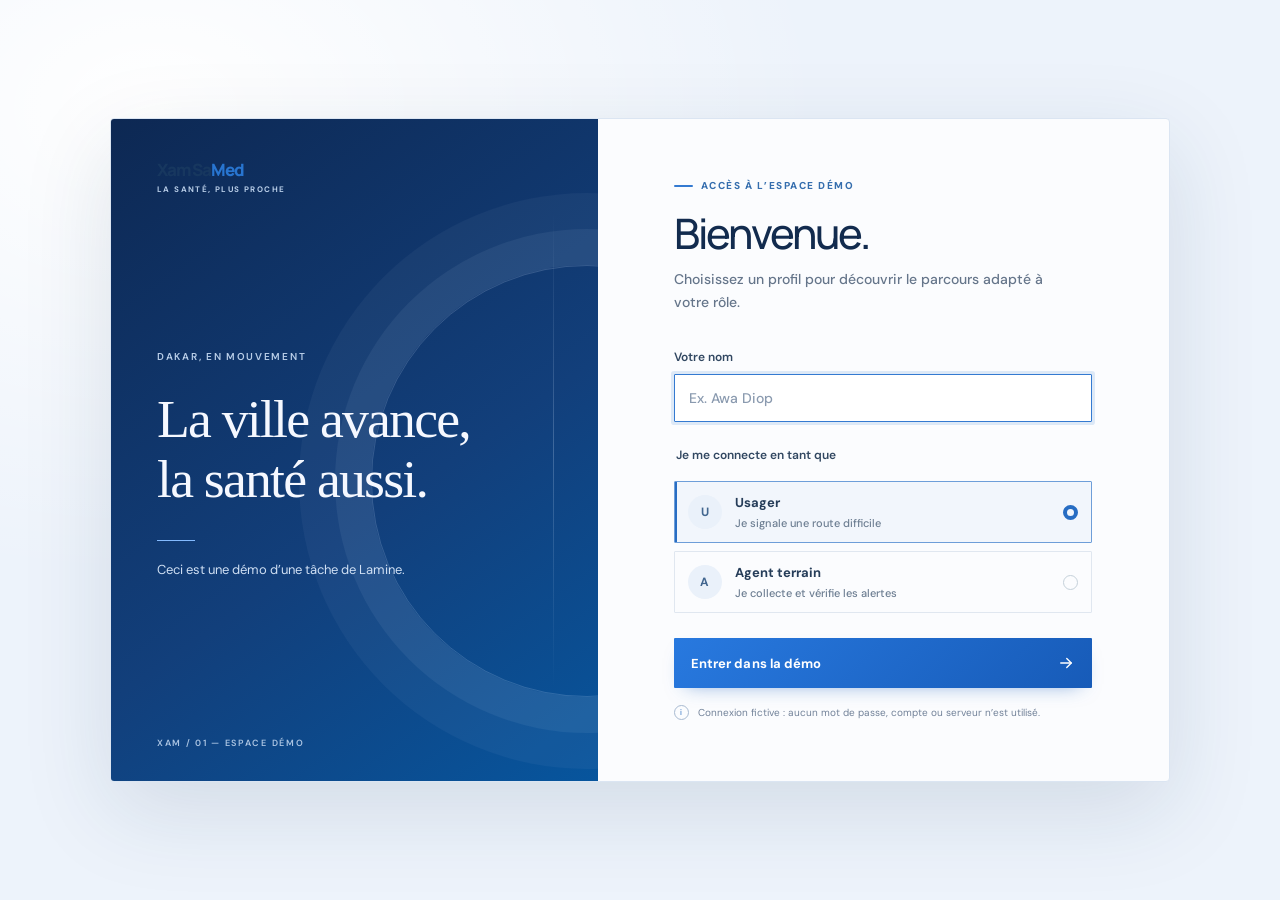
<file: index.html>
<!doctype html>
<html lang="fr">
<head>
  <meta charset="utf-8">
  <meta name="viewport" content="width=device-width, initial-scale=1">
  <meta name="theme-color" content="#f4f8fc">
  <meta name="description" content="Démo interactive XamSaMed : signaler, collecter et valider les informations de routes à Dakar.">
  <title>XamSaMed — Application démo</title>
  <link rel="manifest" href="manifest.webmanifest">
  <link rel="icon" href="assets/xamsamed-icon.svg" type="image/svg+xml">
  <link rel="apple-touch-icon" href="assets/xamsamed-icon-180.png">
  <link rel="preconnect" href="https://fonts.googleapis.com">
  <link rel="preconnect" href="https://fonts.gstatic.com" crossorigin>
  <link href="https://fonts.googleapis.com/css2?family=DM+Sans:wght@400;500;600;700&family=Manrope:wght@400;500;600;700;800&display=swap" rel="stylesheet">
  <link rel="stylesheet" href="style.css">
  <link rel="stylesheet" href="style-upgrade.css">
  <script src="theme.js" defer></script>
  <script src="app.js" defer></script>
  <script src="pwa.js" defer></script>
</head>
<body class="interactive-app">
  <div class="app-shell">
    <aside class="sidebar">
      <a class="brand" href="index.html" aria-label="XamSaMed, application">
        <span class="brand-mark" aria-hidden="true"><span></span><span></span></span>
        <span class="brand-name">XamSa<span>Med</span><small>LA SANTÉ, PLUS PROCHE</small></span>
      </a>
      <div class="workspace-label">ESPACE DÉMO <span class="live-dot"></span></div>
      <nav class="side-nav" aria-label="Navigation principale">
        <a class="nav-link active" href="index.html" aria-current="page"><span class="nav-icon icon-grid"></span>Application</a>
        <a class="nav-link" href="mobile.html"><span class="nav-icon icon-mobile"></span>App mobile</a>
        <a class="nav-link" href="sources.html"><span class="nav-icon icon-layers"></span>Sources de données</a>
        <a class="nav-link" href="workflow.html"><span class="nav-icon icon-route"></span>Workflow POC</a>
        <a class="nav-link" href="presentation.html"><span class="nav-icon icon-meeting"></span>Présentation</a>
        <a class="nav-link" href="presentation/index.html"><span class="nav-icon icon-meeting"></span>Other subjects</a>
      </nav>
      <div class="sidebar-spacer"></div>
      <div class="sidebar-note">
        <span class="note-icon">i</span>
        <div><strong>Démo locale</strong><p>Les signalements sont enregistrés uniquement dans ce navigateur. Ce n’est pas un vrai compte.</p></div>
      </div>
      <div class="profile" id="sidebar-profile"></div>
    </aside>

    <main class="main-area">
      <header class="topbar">
        <div class="breadcrumb"><span>ESPACE DÉMO</span><span class="crumb-sep">/</span><strong id="page-breadcrumb">Application</strong></div>
        <div class="topbar-actions">
          <span class="demo-pill"><span></span>LOCAL</span>
          <button class="switch-role-button" id="switch-role" type="button">Changer de rôle</button>
          <div class="top-avatar" id="top-avatar">XM</div>
        </div>
      </header>
      <div class="content" id="application-content" aria-live="polite"></div>
    </main>
  </div>

  <dialog class="login-screen" id="login-screen" aria-labelledby="login-title">
    <section class="login-card">
      <aside class="login-editorial">
        <a class="brand login-brand" href="index.html" aria-label="XamSaMed">
          <span class="brand-name">XamSa<span>Med</span><small>LA SANTÉ, PLUS PROCHE</small></span>
        </a>
        <div class="login-editorial-copy">
          <p class="login-location">DAKAR, EN MOUVEMENT</p>
          <h2>La ville avance,<br>la santé aussi.</h2>
          <span class="login-editorial-rule" aria-hidden="true"></span>
          <p class="login-demo-credit">Ceci est une démo d’une tâche de Lamine.</p>
        </div>
        <p class="login-editorial-index">XAM / 01 — ESPACE DÉMO</p>
      </aside>
      <div class="login-panel">
        <p class="eyebrow"><span class="eyebrow-line"></span>ACCÈS À L’ESPACE DÉMO</p>
        <h1 id="login-title">Bienvenue.</h1>
        <p class="login-description">Choisissez un profil pour découvrir le parcours adapté à votre rôle.</p>
        <form id="login-form">
          <label class="field-label" for="login-name">Votre nom</label>
          <input class="form-control" id="login-name" name="name" maxlength="40" autocomplete="name" placeholder="Ex. Awa Diop" required>
          <fieldset class="role-picker">
            <legend class="field-label">Je me connecte en tant que</legend>
            <label class="role-option selected" data-role-option="citizen">
              <input type="radio" name="role" value="citizen" checked>
              <span class="role-option-icon citizen-avatar">U</span>
              <span><strong>Usager</strong><small>Je signale une route difficile</small></span>
              <span class="role-radio"></span>
            </label>
            <label class="role-option" data-role-option="agent">
              <input type="radio" name="role" value="agent">
              <span class="role-option-icon agent-avatar">A</span>
              <span><strong>Agent terrain</strong><small>Je collecte et vérifie les alertes</small></span>
              <span class="role-radio"></span>
            </label>
          </fieldset>
          <button class="button button-primary login-submit" type="submit">Entrer dans la démo <svg class="app-icon" viewBox="0 0 24 24" aria-hidden="true"><path d="M5 12h14"/><path d="m13 6 6 6-6 6"/></svg></button>
          <p class="login-disclaimer"><span>i</span>Connexion fictive : aucun mot de passe, compte ou serveur n’est utilisé.</p>
          <p class="login-error" id="login-error" role="alert" hidden></p>
        </form>
      </div>
    </section>
  </dialog>

  <div class="toast-region" id="toast-region" aria-live="polite" aria-atomic="true"></div>
</body>
</html>
</file>
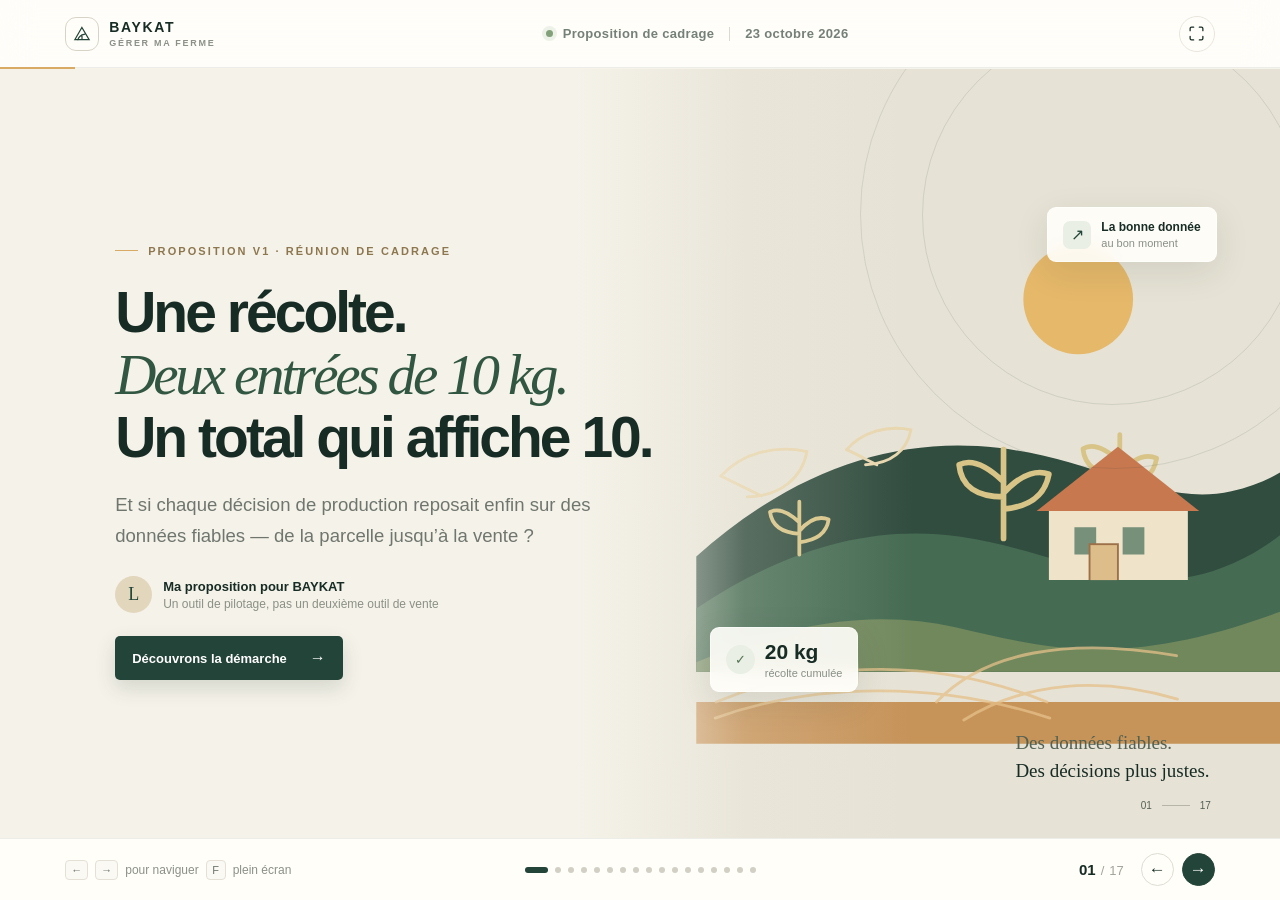
<file: presentation/index.html>
<!doctype html>
<html lang="fr">
<head>
  <meta charset="utf-8">
  <meta name="viewport" content="width=device-width, initial-scale=1">
  <meta name="theme-color" content="#172c25">
  <meta name="description" content="Proposition de cadrage pour le projet BAYKAT — Gérer ma ferme.">
  <title>BAYKAT — Gérer ma ferme | Proposition V1</title>
  <link rel="stylesheet" href="slides.css">
</head>
<body>
  <main class="deck" id="deck" aria-label="Présentation de la proposition BAYKAT">
    <header class="topbar">
      <a class="brand" href="#slide-1" aria-label="BAYKAT, début de la présentation">
        <span class="brand-mark" aria-hidden="true">
          <svg viewBox="0 0 40 40" fill="none"><path d="M8 29.5 19.8 9l12.1 20.5H8Z" stroke="currentColor" stroke-width="2"/><path d="M13 29.5c1.8-5.2 5.8-8.3 11.8-9.3M20 28v-7" stroke="currentColor" stroke-width="2" stroke-linecap="round"/></svg>
        </span>
        <span>BAYKAT <small>GÉRER MA FERME</small></span>
      </a>
      <div class="topbar-meta">
        <span class="live-dot"></span>
        <span>Proposition de cadrage</span>
        <span class="meta-divider"></span>
        <span>23 octobre 2026</span>
      </div>
      <button class="icon-button fullscreen-button" type="button" aria-label="Activer le plein écran" title="Plein écran (F)">
        <svg viewBox="0 0 24 24" aria-hidden="true"><path d="M8 3H5a2 2 0 0 0-2 2v3m13-5h3a2 2 0 0 1 2 2v3M3 16v3a2 2 0 0 0 2 2h3m13-5v3a2 2 0 0 1-2 2h-3"/></svg>
      </button>
    </header>

    <div class="progress-track" aria-hidden="true"><span class="progress-fill" id="progress-fill"></span></div>

    <div class="slides" id="slides" aria-live="polite">
      <section class="slide slide-cover is-active" id="slide-1" data-title="La récolte mérite mieux qu’une estimation" aria-label="Diapositive 1 sur 13">
        <div class="cover-copy">
          <p class="eyebrow"><span class="eyebrow-line"></span> PROPOSITION V1 · RÉUNION DE CADRAGE</p>
          <h1>Une récolte.<br><em>Deux entrées de 10 kg.</em><br>Un total qui affiche 10.</h1>
          <p class="cover-lede">Et si chaque décision de production reposait enfin sur des données fiables — de la parcelle jusqu’à la vente ?</p>
          <div class="cover-author">
            <span class="avatar">L</span>
            <span><strong>Ma proposition pour BAYKAT</strong><small>Un outil de pilotage, pas un deuxième outil de vente</small></span>
          </div>
          <button class="primary-button" type="button" data-go="2">Découvrons la démarche <span aria-hidden="true">→</span></button>
        </div>
        <div class="cover-art" aria-hidden="true">
          <div class="art-orbit orbit-one"></div><div class="art-orbit orbit-two"></div>
          <div class="art-note"><span class="note-icon">↗</span><span><strong>La bonne donnée</strong><small>au bon moment</small></span></div>
          <svg class="farm-illustration" viewBox="0 0 700 650" fill="none">
            <circle cx="472" cy="137" r="58" fill="#E5B86A"/>
            <path d="M68 409c101-90 208-128 319-115 107 13 174 63 247 46 28-6 50-17 66-30v221H68V409Z" fill="#314D3F"/>
            <path d="M68 464c96-64 188-89 278-76 97 14 167 58 247 42 38-8 73-26 107-55v156H68V464Z" fill="#456B52"/>
            <path d="M68 521c106-45 194-55 274-37 103 24 185 45 358-22v69H68v-10Z" fill="#71885D"/>
            <path d="M68 563h632v44H68z" fill="#C69359"/>
            <path d="M89 563c112-47 238-45 350 0M88 580c108-39 239-38 354 0M322 563c51-53 139-69 254-49M351 582c65-40 143-47 226-22" stroke="#E5C18A" stroke-width="3" stroke-linecap="round" opacity=".75"/>
            <path d="M393 390v-94m0 34c-24-23-39-22-47-18 2 23 19 34 47 34m0-4c21-23 38-24 48-20-4 22-19 34-48 37" stroke="#D8C487" stroke-width="6" stroke-linecap="round" stroke-linejoin="round"/>
            <path d="M516 353v-73m0 29c-20-19-32-18-39-14 2 19 16 28 39 29m0-3c17-19 30-20 39-16-3 18-15 28-39 31" stroke="#D8C487" stroke-width="5" stroke-linecap="round" stroke-linejoin="round"/>
            <path d="M177 407v-56m0 22c-16-15-25-14-31-11 2 15 13 22 31 23m0-3c13-15 24-15 31-12-2 14-12 22-31 24" stroke="#D8C487" stroke-width="4" stroke-linecap="round" stroke-linejoin="round"/>
            <path d="m441 361 73-53 74 53v73H441v-73Z" fill="#EFE3C9"/>
            <path d="M428 361h172l-86-68-86 68Z" fill="#C8784F"/>
            <path d="M468 378h23v29h-23zm51 0h23v29h-23z" fill="#77907A"/>
            <path d="M485 434v-37h28v37" stroke="#9D704A" stroke-width="4"/>
            <path d="M485 434v-37h28v37" fill="#DDBD8A"/>
            <path d="M94 324c23-25 58-33 91-26-5 28-28 47-63 48" stroke="#E8D6AE" stroke-width="3" stroke-linecap="round"/>
            <path d="M94 324c14 7 29 14 43 21" stroke="#E8D6AE" stroke-width="3" stroke-linecap="round"/>
            <path d="M227 296c17-19 43-26 68-21-4 22-21 36-48 37" stroke="#E8D6AE" stroke-width="3" stroke-linecap="round"/>
            <path d="M227 296c11 5 22 11 32 16" stroke="#E8D6AE" stroke-width="3" stroke-linecap="round"/>
          </svg>
          <div class="metric-float"><span class="metric-check">✓</span><span><strong>20 kg</strong><small>récolte cumulée</small></span></div>
          <div class="art-caption">Des données fiables.<br><strong>Des décisions plus justes.</strong></div>
        </div>
        <div class="cover-index"><span>01</span><i></i><span>13</span></div>
      </section>

      <section class="slide" id="slide-2" data-title="Avant / après : les récoltes" aria-label="Diapositive 2 sur 13">
        <div class="slide-heading">
          <p class="eyebrow"><span class="eyebrow-line"></span> AVANT / APRÈS</p>
          <h2>Un écart vérifié.<br><em>Un correctif prêt.</em></h2>
          <p class="heading-lede">Le code local recalcule les récoltes depuis le journal et fiabilise unités et affichage. La démo distante reste à valider après déploiement.</p>
        </div>
        <div class="evidence-grid">
          <article class="evidence-card evidence-alert">
            <span class="card-kicker">TOMATES · CUMUL DES RÉCOLTES</span>
            <div class="harvest-equation">
              <div class="harvest-bucket"><span>10</span><small>kg</small></div>
              <b>+</b>
              <div class="harvest-bucket"><span>10</span><small>kg</small></div>
              <b>=</b>
              <div class="harvest-bucket correct"><span>20</span><small>kg</small></div>
            </div>
            <p>Avant : 10 kg affichés malgré deux entrées. Après : 20 kg cumulés. Une vente de 1 kg laisse 19 kg disponibles.</p>
            <div class="card-tag is-ready"><span class="tag-dot"></span> Correctif intégré en local · déploiement et recette à venir</div>
          </article>
          <div class="evidence-side">
            <article class="mini-evidence"><span class="mini-icon icon-link">↗</span><span><strong>Ventes reliées au journal</strong><small>Disponible = récoltes cumulées − ventes non annulées.</small></span></article>
            <article class="mini-evidence"><span class="mini-icon icon-date">kg</span><span><strong>Unités harmonisées</strong><small>Les variantes reconnues comme « Kk » deviennent « kg ».</small></span></article>
            <article class="mini-evidence"><span class="mini-icon icon-chart">⌁</span><span><strong>Affichage clarifié</strong><small>40,000 ha → 40 ha · 200,00 m² → 200 m².</small></span></article>
            <div class="evidence-conclusion"><span>Prochaine étape</span><strong>Déployer, puis vérifier le résultat sur le compte de démonstration.</strong></div>
          </div>
        </div>
        <div class="slide-number">02 <span>/ 13</span></div>
      </section>

      <section class="slide" id="slide-3" data-title="Un seul parcours de production" aria-label="Diapositive 3 sur 13">
        <div class="slide-heading centered">
          <p class="eyebrow"><span class="eyebrow-line"></span> LA VISION</p>
          <h2>De la parcelle au bilan.<br><em>Un seul parcours de production.</em></h2>
          <p class="heading-lede">Chaque étape alimente la suivante. Rien n’est ressaisi, rien n’est compté deux fois.</p>
        </div>
        <div class="journey">
          <div class="journey-line"><span class="journey-progress"></span></div>
          <article class="journey-step">
            <span class="step-icon"><svg viewBox="0 0 48 48" fill="none"><path d="M6 37 24 7l18 30H6Z" stroke="currentColor" stroke-width="2"/><path d="M12 37c5-8 12-12 22-13" stroke="currentColor" stroke-width="2"/></svg></span>
            <small>01 · TERRAIN</small><strong>Ferme<br>& parcelle</strong><p>Où je produis</p>
          </article>
          <article class="journey-step step-highlight">
            <span class="step-icon"><svg viewBox="0 0 48 48" fill="none"><path d="M24 40V20m0 11c-9-1-13-6-13-13 8-1 13 3 13 10Zm0-5c1-8 6-12 14-12 0 7-5 12-14 14Z" stroke="currentColor" stroke-width="2" stroke-linecap="round" stroke-linejoin="round"/><path d="M10 40h28" stroke="currentColor" stroke-width="2" stroke-linecap="round"/></svg></span>
            <small>02 · SAISON</small><strong>Campagne<br>agricole</strong><p>Quoi, quand, combien</p>
          </article>
          <article class="journey-step">
            <span class="step-icon"><svg viewBox="0 0 48 48" fill="none"><path d="M8 12h32v28H8zM15 7v10m18-10v10M8 21h32" stroke="currentColor" stroke-width="2" stroke-linecap="round"/><path d="m17 30 5 5 10-11" stroke="currentColor" stroke-width="2" stroke-linecap="round" stroke-linejoin="round"/></svg></span>
            <small>03 · SUIVI</small><strong>Travaux,<br>coûts, récoltes</strong><p>Ce qui s’est passé</p>
          </article>
          <article class="journey-step">
            <span class="step-icon"><svg viewBox="0 0 48 48" fill="none"><path d="M7 39h34M11 35V24h8v11m5 0V12h8v23m5 0V18h6v17" stroke="currentColor" stroke-width="2" stroke-linecap="round" stroke-linejoin="round"/></svg></span>
            <small>04 · DÉCISION</small><strong>Indicateurs<br>& bilan</strong><p>Ce que j’en retiens</p>
          </article>
        </div>
        <div class="journey-foot"><span class="journey-foot-icon">↗</span><span><strong>Et si je vends sur BAYKAT ?</strong> La vente confirmée revient dans la campagne — sans deuxième saisie.</span></div>
        <div class="slide-number">03 <span>/ 13</span></div>
      </section>

      <section class="slide" id="slide-4" data-title="S’appuyer sur l’existant" aria-label="Diapositive 4 sur 13">
        <div class="slide-heading">
          <p class="eyebrow"><span class="eyebrow-line"></span> L’APPROCHE</p>
          <h2>Je ne repars pas de zéro.<br><em>Je consolide le socle.</em></h2>
          <p class="heading-lede">Le plugin offre déjà des briques concrètes. Mon travail est de les relier au bon modèle et aux bonnes règles.</p>
        </div>
        <div class="foundation-layout">
          <div class="foundation-visual">
            <div class="foundation-orbit orbit-a"></div><div class="foundation-orbit orbit-b"></div>
            <div class="foundation-center"><svg viewBox="0 0 48 48" fill="none"><path d="M7 37 24 9l17 28H7Z" stroke="currentColor" stroke-width="2"/><path d="M15 37c4-8 11-12 21-13" stroke="currentColor" stroke-width="2"/></svg><strong>Plugin<br>existant</strong></div>
            <span class="foundation-chip chip-farm">Fermes</span><span class="foundation-chip chip-parcel">Parcelles</span><span class="foundation-chip chip-crop">Cultures</span><span class="foundation-chip chip-harvest">Récoltes</span><span class="foundation-chip chip-activity">Activités</span><span class="foundation-chip chip-report">CSV</span>
          </div>
          <div class="foundation-copy">
            <div class="status-row"><span class="status-check">✓</span><span><strong>Déjà en place</strong><small>Fermes, parcelles, cultures, activités, transactions, journal de récoltes et export CSV.</small></span></div>
            <div class="status-row"><span class="status-add">＋</span><span><strong>À faire évoluer</strong><small>Campagnes, rattachements, dates d’opération, archivage et indicateurs cohérents.</small></span></div>
            <div class="status-row"><span class="status-scope">◎</span><span><strong>À vérifier avant engagement</strong><small>Listivo, accès à « Mes ventes », statuts de vente et contraintes d’hébergement PDF.</small></span></div>
            <div class="audit-callout"><span class="audit-spark">✳</span><p><strong>Un audit court avant un forfait ferme.</strong><br>Je confirme les hypothèses, les risques et le périmètre avant de lancer le développement.</p></div>
          </div>
        </div>
        <div class="slide-number">04 <span>/ 13</span></div>
      </section>

      <section class="slide" id="slide-5" data-title="La campagne, pièce maîtresse" aria-label="Diapositive 5 sur 13">
        <div class="slide-heading">
          <p class="eyebrow"><span class="eyebrow-line"></span> 01 · STRUCTURER</p>
          <h2>La campagne devient<br><em>la pièce maîtresse.</em></h2>
          <p class="heading-lede">Une parcelle peut accueillir plusieurs campagnes successives. Chacune garde son histoire et ses résultats.</p>
        </div>
        <div class="campaign-layout">
          <div class="campaign-stack">
            <div class="farm-parent"><span class="farm-symbol">⌂</span><span><small>EXPLOITATION</small><strong>Ferme de Mbaye</strong></span><span class="parent-chevron">⌄</span></div>
            <div class="tree-connector"></div>
            <div class="parcel-parent"><span class="parcel-symbol">▦</span><span><small>PARCELLE · 2,5 HA</small><strong>Parcelle Nord</strong></span><span class="parent-chevron">⌄</span></div>
            <div class="campaign-list">
              <article class="campaign-card campaign-old"><span class="campaign-leaf">✓</span><span class="campaign-details"><small>CAMPAGNE CLÔTURÉE · 2025</small><strong>Oignon violet</strong><span>Variété Violet de Galmi · 1,2 ha</span></span><span class="archive-label">Historique conservé</span></article>
              <article class="campaign-card campaign-current"><span class="campaign-leaf">↗</span><span class="campaign-details"><small>CAMPAGNE EN COURS · 2026</small><strong>Tomate</strong><span>Variété Roma · 1 ha</span></span><span class="current-label">En cours</span></article>
            </div>
          </div>
          <div class="campaign-points">
            <div class="point-item"><span>01</span><p><strong>Une culture sur une période</strong><small>Variété, surface cultivée, dates, statut et clôture.</small></p></div>
            <div class="point-item"><span>02</span><p><strong>Les opérations suivent la campagne</strong><small>Activités, intrants, dépenses, récoltes et recettes.</small></p></div>
            <div class="point-item"><span>03</span><p><strong>L’historique ne s’efface pas</strong><small>On migre avec méthode ; on ne renomme pas à l’aveugle.</small></p></div>
            <div class="migration-note"><span>↗</span><p><strong>Décision après audit</strong><br>Évolution du modèle actuel ou ajout d’une entité campagne : je confirme le chemin le plus sûr après cartographie des données.</p></div>
          </div>
        </div>
        <div class="slide-number">05 <span>/ 13</span></div>
      </section>

      <section class="slide" id="slide-6" data-title="La confiance se construit dans le détail" aria-label="Diapositive 6 sur 13">
        <div class="slide-heading centered">
          <p class="eyebrow"><span class="eyebrow-line"></span> 02 · FIABILISER</p>
          <h2>La confiance se construit<br><em>dans le détail.</em></h2>
          <p class="heading-lede">Chaque opération raconte la même histoire : ce qui a été fait, quand, pour quelle campagne et à quel coût.</p>
        </div>
        <div class="record-demo">
          <div class="record-window">
            <div class="window-head"><span class="window-lights"><i></i><i></i><i></i></span><span>Nouvelle dépense</span><span class="window-save">Brouillon</span></div>
            <div class="record-title"><span class="record-icon">↗</span><span><strong>Transport vers le marché</strong><small>Campagne Tomate · Parcelle Nord</small></span></div>
            <div class="record-fields">
              <div class="record-field"><small>DATE DE L’OPÉRATION</small><strong>12 octobre 2026</strong><span class="field-calendar">▦</span></div>
              <div class="record-field"><small>DATE DE SAISIE</small><strong>14 octobre 2026</strong><span class="field-muted">Conservée automatiquement</span></div>
              <div class="record-field"><small>CATÉGORIE</small><strong>Commercialisation</strong><span class="field-arrow">⌄</span></div>
              <div class="record-field"><small>MONTANT</small><strong>15 000 <i>FCFA</i></strong><span class="field-muted">Séparateur lisible</span></div>
            </div>
            <div class="record-bottom"><span class="unique-cost">✓ <strong>Un coût, une seule source</strong> — pas de doublon entre activité et intrant</span><button type="button" tabindex="-1">Enregistrer <span>→</span></button></div>
          </div>
          <div class="record-benefits">
            <article><span class="benefit-number">01</span><strong>Une date réelle</strong><p>Modifiable, obligatoire et distincte de la date de saisie.</p></article>
            <article><span class="benefit-number">02</span><strong>Un bon rattachement</strong><p>À la campagne — ou à la ferme pour une charge commune.</p></article>
            <article><span class="benefit-number">03</span><strong>Un coût, une seule fois</strong><p>Intrant lié à une activité : le coût garde une source unique.</p></article>
          </div>
        </div>
        <div class="slide-number">06 <span>/ 13</span></div>
      </section>

      <section class="slide" id="slide-7" data-title="Des chiffres qui aident à décider" aria-label="Diapositive 7 sur 13">
        <div class="slide-heading">
          <p class="eyebrow"><span class="eyebrow-line"></span> 03 · PILOTER</p>
          <h2>Des chiffres qui<br><em>aident à décider.</em></h2>
          <p class="heading-lede">La même règle de calcul partout : à l’écran, dans le CSV et dans le bilan PDF.</p>
        </div>
        <div class="dashboard-preview">
          <div class="dash-topline"><span><i class="dash-leaf">✳</i> CAMPAGNE TOMATE · 2026</span><span class="dash-state"><i></i> Campagne en cours</span></div>
          <div class="dash-cards">
            <article class="dash-card"><span>COÛTS SUIVIS</span><strong>385 000 <small>FCFA</small></strong><small class="dash-foot">Intrants · travaux · dépenses</small><div class="dash-card-icon">↘</div></article>
            <article class="dash-card dash-card-accent"><span>RÉCOLTE</span><strong>2 400 <small>kg</small></strong><small class="dash-foot">Rendement · 2 400 kg / 1 ha</small><div class="sparkline"><i></i><i></i><i></i><i></i><i></i><i></i><i></i></div></article>
            <article class="dash-card"><span>COÛT DE PRODUCTION</span><strong>150 <small>FCFA / kg</small></strong><small class="dash-foot">Hors commercialisation</small><div class="dash-card-icon icon-coin">◉</div></article>
          </div>
          <div class="dash-result">
            <div class="result-mark">↗</div>
            <div><small>RÉSULTAT SIMPLIFIÉ</small><strong>+ 335 000 <i>FCFA</i></strong><span>Ventes confirmées − charges affectées</span></div>
            <div class="result-margin"><small>MARGE SUR COÛTS SUIVIS</small><strong>46,5 %</strong></div>
          </div>
          <p class="dash-disclaimer"><span>ⓘ</span> Résultat simplifié — ce n’est pas un bénéfice comptable. Indicateur non disponible si le dénominateur requis est nul.</p>
        </div>
        <div class="formula-strip">
          <span><b>Rendement</b> récolte (kg) ÷ surface (ha)</span><i></i>
          <span><b>Coût/kg</b> coûts hors commercialisation ÷ récolte</span><i></i>
          <span><b>Marge</b> résultat ÷ recettes × 100</span>
        </div>
        <div class="slide-number">07 <span>/ 13</span></div>
      </section>

      <section class="slide" id="slide-8" data-title="Mes ventes et la production, enfin reliées" aria-label="Diapositive 8 sur 13">
        <div class="slide-heading">
          <p class="eyebrow"><span class="eyebrow-line"></span> 04 · RELIER BAYKAT</p>
          <h2>Mes ventes et la production.<br><em>Enfin reliées.</em></h2>
          <p class="heading-lede">BAYKAT reste le lieu de vente. Gérer ma production suit ce qui a été produit et ce qui a réellement été vendu.</p>
        </div>
        <div class="sales-flow">
          <article class="sales-node production-node">
            <span class="node-top"><span class="node-icon">✳</span><small>PRODUCTION</small></span>
            <strong>Campagne<br>Tomate · 2026</strong>
            <div class="produce-quantity"><span>Récolté</span><b>500 <i>kg</i></b></div>
            <div class="node-footer">La récolte reste une récolte.<br>Pas un stock mis en vente.</div>
          </article>
          <div class="sales-connector"><span class="connector-label">Le producteur choisit</span><div class="connector-line"></div><span class="connector-action">Mettre en vente <b>→</b></span></div>
          <article class="sales-node marketplace-node">
            <span class="node-top"><span class="market-badge">B</span><small>MES VENTES · BAYKAT</small></span>
            <strong>Annonce<br>Tomates fraîches</strong>
            <div class="listing-pill"><span class="listing-dot"></span> Annonce liée à 1 campagne</div>
            <div class="node-footer">Publication ≠ recette.<br>Seule une vente confirmée compte.</div>
          </article>
          <div class="sales-connector connector-return"><span class="connector-label">Vente confirmée</span><div class="connector-line"></div><span class="connector-action">Montant + quantité <b>↙</b></span></div>
          <article class="sales-node result-node">
            <span class="node-top"><span class="node-icon result-icon">✓</span><small>BILAN CAMPAGNE</small></span>
            <strong>Quantité<br>disponible</strong>
            <div class="available-math"><span>Récoltes</span><b>−</b><span>Ventes confirmées</span></div>
            <div class="available-result"><span>Disponible</span><strong>380 <i>kg</i></strong></div>
          </article>
        </div>
        <div class="sales-rules">
          <span><b>01</b> Une annonce ↔ une campagne à la fois</span>
          <span><b>02</b> Aucun doublon de saisie</span>
          <span><b>03</b> Réservations et annulations à confirmer à l’audit</span>
        </div>
        <div class="slide-number">08 <span>/ 13</span></div>
      </section>

      <section class="slide" id="slide-9" data-title="Trois lots, un cap clair" aria-label="Diapositive 9 sur 13">
        <div class="slide-heading centered">
          <p class="eyebrow"><span class="eyebrow-line"></span> LA PROPOSITION</p>
          <h2>Trois lots.<br><em>Un cap clair.</em></h2>
          <p class="heading-lede">Nous avançons par étapes visibles, validées une par une — avec la maîtrise du périmètre.</p>
        </div>
        <div class="lots">
          <article class="lot-card">
            <div class="lot-top"><span class="lot-index">01</span><span class="lot-time">5–7 JOURS</span></div>
            <div class="lot-icon lot-icon-structure"><svg viewBox="0 0 48 48" fill="none"><path d="M5 39 24 7l19 32H5Z" stroke="currentColor" stroke-width="2"/><path d="M13 39c5-9 12-13 24-14" stroke="currentColor" stroke-width="2"/><circle cx="34" cy="15" r="5" fill="currentColor"/></svg></div>
            <h3>Structure</h3><p>Le bon espace.<br>Le bon modèle.<br>L’historique protégé.</p>
            <div class="lot-scope"><span>R01</span><span>R02</span><span>R12</span><span>R13</span><span>R14</span><span>R15</span></div>
            <div class="lot-price"><small>FORFAIT ESTIMATIF</small><strong>450 000 <i>FCFA</i></strong></div>
          </article>
          <article class="lot-card lot-featured">
            <div class="lot-ribbon">LE CŒUR MÉTIER</div>
            <div class="lot-top"><span class="lot-index">02</span><span class="lot-time">7–9 JOURS</span></div>
            <div class="lot-icon lot-icon-pilot"><svg viewBox="0 0 48 48" fill="none"><path d="M24 41V19m0 13c-9-2-13-7-13-14 8 0 13 4 13 11Zm0-6c2-8 7-12 15-11-1 7-6 12-15 14Z" stroke="currentColor" stroke-width="2" stroke-linecap="round" stroke-linejoin="round"/><path d="M8 41h32M10 11l4-4m20 0 4 4" stroke="currentColor" stroke-width="2" stroke-linecap="round"/></svg></div>
            <h3>Pilotage</h3><p>Les opérations fiables.<br>Les coûts justes.<br>Les chiffres utiles.</p>
            <div class="lot-scope"><span>R03</span><span>R04</span><span>R05</span><span>R06</span><span>R07</span><span>R08</span></div>
            <div class="lot-price"><small>FORFAIT ESTIMATIF</small><strong>650 000 <i>FCFA</i></strong></div>
          </article>
          <article class="lot-card">
            <div class="lot-top"><span class="lot-index">03</span><span class="lot-time">6–8 JOURS</span></div>
            <div class="lot-icon lot-icon-integration"><svg viewBox="0 0 48 48" fill="none"><path d="M7 38h34M11 34V23h8v11m5 0V11h8v23m5 0V18h6v16" stroke="currentColor" stroke-width="2" stroke-linecap="round" stroke-linejoin="round"/><path d="m31 18 3 3 6-7" stroke="currentColor" stroke-width="2" stroke-linecap="round" stroke-linejoin="round"/></svg></div>
            <h3>Intégration BAYKAT</h3><p>Les ventes reliées.<br>Le bilan partageable.<br>Le parcours fluide.</p>
            <div class="lot-scope"><span>R09</span><span>R10</span><span>R11</span></div>
            <div class="lot-price"><small>FORFAIT ESTIMATIF*</small><strong>550 000 <i>FCFA</i></strong></div>
          </article>
        </div>
        <div class="lots-total"><span><b>V1 · P1</b> <i>18–24 jours ouvrés · 4–5 semaines calendrier</i></span><strong>1 650 000 <small>FCFA</small></strong></div>
        <p class="lot-footnote">* Lot 3 sous réserve d’accès à « Mes ventes » et d’interfaces exploitables. Estimation à confirmer après audit.</p>
        <div class="slide-number">09 <span>/ 13</span></div>
      </section>

      <section class="slide" id="slide-10" data-title="La réussite se vérifie" aria-label="Diapositive 10 sur 13">
        <div class="slide-heading">
          <p class="eyebrow"><span class="eyebrow-line"></span> LA RECETTE</p>
          <h2>La réussite ne se devine pas.<br><em>Elle se vérifie.</em></h2>
          <p class="heading-lede">Chaque lot se termine par des preuves concrètes, dans une préproduction — jamais directement en production.</p>
        </div>
        <div class="validation-layout">
          <div class="validation-timeline">
            <div class="timeline-rail"><span class="timeline-fill"></span></div>
            <article class="validation-step"><span class="validation-number">01</span><div><small>LOT 1 · STRUCTURE</small><strong>Deux comptes.<br>Deux espaces isolés.</strong><p>Parcours complet à 360 px.<br>Campagnes successives, historique conservé.</p></div><span class="validation-check">✓</span></article>
            <article class="validation-step"><span class="validation-number">02</span><div><small>LOT 2 · PILOTAGE</small><strong>20 opérations.<br>Des résultats exacts.</strong><p>Jeu de test fourni par BAYKAT.<br>Récolte 10 + 10 = 20 kg. Aucun doublon.</p></div><span class="validation-check">✓</span></article>
            <article class="validation-step"><span class="validation-number">03</span><div><small>LOT 3 · INTÉGRATION</small><strong>Une vente confirmée.<br>Un bilan cohérent.</strong><p>Pas de recette à la publication.<br>PDF identique aux chiffres de l’écran.</p></div><span class="validation-check">✓</span></article>
          </div>
          <aside class="validation-aside">
            <div class="aside-quote">“</div>
            <p>Ce qui est livré doit être vérifiable par BAYKAT, pas seulement démontrable par le développeur.</p>
            <span class="aside-rule"></span>
            <strong>Un lot validé.<br>Puis le suivant.</strong>
            <small>Une décision écrite protège<br>les deux parties.</small>
          </aside>
        </div>
        <div class="slide-number">10 <span>/ 13</span></div>
      </section>

      <section class="slide" id="slide-11" data-title="Garder le périmètre sous contrôle" aria-label="Diapositive 11 sur 13">
        <div class="slide-heading">
          <p class="eyebrow"><span class="eyebrow-line"></span> MAÎTRISE DU PROJET</p>
          <h2>Garder le périmètre<br><em>sous contrôle.</em></h2>
          <p class="heading-lede">Ce qui est confirmé entre dans le plan. Ce qui dépend d’un tiers est vérifié. Ce qui vient après reste une option.</p>
        </div>
        <div class="scope-layout">
          <div class="scope-in">
            <div class="scope-head"><span class="scope-symbol">✓</span><span><small>V1 · INCLUS</small><strong>Le nécessaire pour piloter</strong></span></div>
            <div class="scope-pills"><span>Campagnes</span><span>Opérations datées</span><span>Coûts & récoltes</span><span>Indicateurs</span><span>PDF & CSV</span><span>Intégration BAYKAT*</span></div>
            <p>*Sous réserve des accès et interfaces disponibles, confirmés à l’audit.</p>
          </div>
          <div class="scope-out">
            <div class="scope-head"><span class="scope-symbol">↗</span><span><small>P2 · OPTIONNEL</small><strong>Après stabilisation</strong></span></div>
            <ul class="option-list">
              <li><span>R16</span> Stock avancé <small>75–125 k</small></li>
              <li><span>R17</span> Partage de ferme <small>50–100 k</small></li>
              <li><span>R18</span> Carte & tracé <small>100–200 k*</small></li>
              <li><span>R19</span> Déclaration des pertes <small>150–250 k</small></li>
              <li><span>R20</span> Répartition des charges <small>150–250 k</small></li>
              <li><span>R21</span> Comparaison & tendances <small>200–350 k</small></li>
            </ul>
            <p>*Sans service payant ; diagnostic d’abord.</p>
          </div>
          <div class="scope-guard"><span>✳</span><p><strong>Aucun dépassement sans accord.</strong><br>Si l’audit révèle une refonte, une API payante ou une adaptation importante de Listivo / « Mes ventes », je chiffre l’écart avant de poursuivre.</p></div>
        </div>
        <div class="slide-number">11 <span>/ 13</span></div>
      </section>

      <section class="slide" id="slide-12" data-title="Des engagements clairs, des deux côtés" aria-label="Diapositive 12 sur 13">
        <div class="slide-heading">
          <p class="eyebrow"><span class="eyebrow-line"></span> CONDITIONS DE COLLABORATION</p>
          <h2>Des engagements clairs.<br><em>Des deux côtés.</em></h2>
          <p class="heading-lede">Je veux que le cadre protège la qualité du projet et la confiance entre BAYKAT et moi.</p>
        </div>
        <div class="terms-layout">
          <div class="payment-card">
            <div class="terms-label">PAIEMENT PAR LOT · PROPOSITION À DISCUTER</div>
            <h3>40 % au démarrage.<br><em>60 % après recette.</em></h3>
            <p>La note BAYKAT prévoit un paiement après recette validée. Je propose cette répartition comme base de discussion.</p>
            <div class="payment-rows">
              <div><span>Lot 1 · Structure</span><strong>180 000 <small>+</small> 270 000</strong></div>
              <div><span>Lot 2 · Pilotage</span><strong>260 000 <small>+</small> 390 000</strong></div>
              <div><span>Lot 3 · Intégration</span><strong>220 000 <small>+</small> 330 000</strong></div>
            </div>
            <div class="payment-legend"><span><i></i> Lancement</span><span><i></i> Recette validée</span><b>Montants en FCFA</b></div>
          </div>
          <div class="terms-list">
            <article><span class="term-icon">30</span><span><strong>Garantie corrective · 30 jours</strong><small>Anomalies reproductibles du périmètre livré, après recette de chaque lot.</small></span></article>
            <article><span class="term-icon">⌘</span><span><strong>Code source spécifique livré</strong><small>Après règlement du lot. Le plugin préexistant et les licences tierces restent distingués.</small></span></article>
            <article><span class="term-icon">◈</span><span><strong>Préproduction et confidentialité</strong><small>Pas de développement direct en production ; accès limités et données producteurs confidentielles.</small></span></article>
            <article><span class="term-icon">↗</span><span><strong>Tout changement validé avant d’agir</strong><small>Taxes, services externes, adaptations hors périmètre et coût de l’audit sont clarifiés au devis.</small></span></article>
          </div>
        </div>
        <div class="terms-footnote"><span>À convenir ensemble :</span> délai de recette, cycles de correction inclus, coût de l’audit et déduction éventuelle du lot 1.</div>
        <div class="slide-number">12 <span>/ 13</span></div>
      </section>

      <section class="slide negotiation-slide" id="slide-13" data-title="Ce que couvre le prix" aria-label="Diapositive 13 sur 17">
        <div class="slide-heading">
          <p class="eyebrow"><span class="eyebrow-line"></span> CE QUE JE VOUS PROPOSE</p>
          <h2>Un investissement<br><em>pour des résultats vérifiables.</em></h2>
          <p class="heading-lede">Je vous propose une V1 qui protège vos données, fiabilise le suivi des campagnes et relie les opérations au pilotage.</p>
        </div>
        <div class="price-proof-layout">
          <div class="price-proof-list">
            <article><span>01</span><div><strong>Je protège vos données existantes</strong><small>Je cartographie la base et préserve l’historique lors des évolutions.</small></div></article>
            <article><span>02</span><div><strong>Je fiabilise votre suivi agricole</strong><small>Campagnes, dates réelles, coûts sans doublon et indicateurs cohérents.</small></div></article>
            <article><span>03</span><div><strong>Je relie, teste et vous livre</strong><small>Intégration, exports et recette vérifiés sur un périmètre convenu.</small></div></article>
          </div>
          <aside class="price-proof-total">
            <span>VOTRE V1 · TROIS LOTS · ESTIMATION INITIALE</span>
            <strong>1 650 000 <i>FCFA</i></strong>
            <p>Chaque lot a son périmètre, son prix et ses critères de recette. Je confirmerai le devis après l’audit technique.</p>
            <small>Je m’engage sur des livrables testables, pas sur une promesse de rendement commercial.</small>
          </aside>
        </div>
        <div class="slide-number">13 <span>/ 17</span></div>
      </section>

      <section class="slide negotiation-slide" id="slide-14" data-title="Si le budget est trop élevé" aria-label="Diapositive 14 sur 17">
        <div class="slide-heading">
          <p class="eyebrow"><span class="eyebrow-line"></span> SI LE BUDGET DÉPASSE VOTRE ENVELOPPE</p>
          <h2>Nous pouvons ajuster<br><em>le périmètre ensemble.</em></h2>
          <p class="heading-lede">Si 1 650 000 FCFA dépasse votre budget, je vous propose trois façons d’avancer sans confondre un premier lot et la V1 complète.</p>
        </div>
        <div class="budget-paths">
          <article class="budget-path">
            <span class="budget-path-label">A · LA V1 COMPLÈTE</span>
            <strong>1 650 000 <i>FCFA</i></strong>
            <p>Nous réalisons les trois lots, avec l’intégration BAYKAT sous réserve des conclusions de l’audit.</p>
            <small>Estimation initiale : 18 à 24 jours ouvrés.</small>
          </article>
          <article class="budget-path is-highlighted">
            <span class="budget-path-label">B · COMMENCER PAR LE LOT 1</span>
            <strong>450 000 <i>FCFA</i></strong>
            <p>Nous lançons uniquement le lot Structure, puis décidons ensemble par écrit de la suite.</p>
            <small>Ce premier lot ne comprend pas la V1 complète.</small>
          </article>
          <article class="budget-path">
            <span class="budget-path-label">C · PRIORISER VOS BESOINS</span>
            <strong>Devis révisé</strong>
            <p>Vous me dites ce qui est indispensable ; nous reportons certaines fonctions et je vous remets un nouveau chiffrage.</p>
            <small>Les fonctions retirées seront précisées dans le devis.</small>
          </article>
        </div>
        <div class="negotiation-script"><span>Ma question</span><strong>« Quelle enveloppe souhaitez-vous respecter, et quelles fonctions doivent absolument être présentes dans la première version ? »</strong></div>
        <div class="slide-number">14 <span>/ 17</span></div>
      </section>

      <section class="slide negotiation-slide" id="slide-15" data-title="Vos questions, mes réponses" aria-label="Diapositive 15 sur 17">
        <div class="slide-heading">
          <p class="eyebrow"><span class="eyebrow-line"></span> VOS QUESTIONS, MES RÉPONSES</p>
          <h2>Si vous me dites…<br><em>voici ce que je vous réponds.</em></h2>
          <p class="heading-lede">Je souhaite que nous puissions parler franchement du budget, du paiement et des résultats attendus.</p>
        </div>
        <div class="objection-grid">
          <article><span class="objection-number">01</span><blockquote>Si vous me dites : « C’est trop cher. »</blockquote><p>Je vous réponds : « Je comprends votre contrainte. Le montant couvre trois lots détaillés. Voyons ensemble ce qui est prioritaire et ce qui peut attendre. »</p></article>
          <article><span class="objection-number">02</span><blockquote>Si vous me dites : « Faites tout pour 1 million. »</blockquote><p>Je vous réponds : « À ce budget, je peux revoir le périmètre ou commencer par le lot 1. Je préfère être transparent : ce ne sera pas la V1 complète. »</p></article>
          <article><span class="objection-number">03</span><blockquote>Si vous me dites : « On paie tout après livraison. »</blockquote><p>Je vous réponds : « Nous pouvons convenir d’un paiement après recette pour chaque lot, avec des critères et un délai de validation écrits au contrat. »</p></article>
          <article><span class="objection-number">04</span><blockquote>Si vous me dites : « Garantissez-nous le résultat. »</blockquote><p>Je vous réponds : « Je peux m’engager sur les livrables et leur recette, ainsi que sur 30 jours de correction des anomalies du périmètre livré — pas sur votre rendement commercial. »</p></article>
        </div>
        <div class="slide-number">15 <span>/ 17</span></div>
      </section>

      <section class="slide negotiation-slide" id="slide-16" data-title="Un cadre clair pour nous deux" aria-label="Diapositive 16 sur 17">
        <div class="slide-heading">
          <p class="eyebrow"><span class="eyebrow-line"></span> UN CADRE CLAIR POUR NOUS DEUX</p>
          <h2>Je reste ouvert<br><em>à vos priorités.</em></h2>
          <p class="heading-lede">Nous pouvons ajuster l’ordre et le rythme. Je souhaite simplement que chaque décision soit claire et validée ensemble.</p>
        </div>
        <div class="negotiation-guardrails">
          <div class="guardrail-card guardrail-flexible">
            <span>CE QUE NOUS POUVONS ADAPTER</span>
            <ul>
              <li>L’ordre des lots et le calendrier</li>
              <li>Les fonctions à reporter en P2</li>
              <li>Le paiement par lot, à convenir au contrat</li>
              <li>Les critères de recette, définis ensemble</li>
            </ul>
          </div>
          <div class="guardrail-card guardrail-firm">
            <span>CE QUE JE VOUS PROPOSE DE SÉCURISER</span>
            <ul>
              <li>Un périmètre écrit pour chaque montant</li>
              <li>Votre accord avant tout travail supplémentaire</li>
              <li>La préproduction, les sauvegardes et la recette</li>
              <li>Le coût de l’audit clarifié avant le démarrage</li>
            </ul>
          </div>
          <aside class="negotiation-close">
            <small>CE QUE JE VOUS PROPOSE POUR AVANCER</small>
            <strong>« Pouvons-nous valider l’audit, désigner nos interlocuteurs techniques et arrêter ensemble les priorités de la première version ? »</strong>
          </aside>
        </div>
        <div class="slide-number">16 <span>/ 17</span></div>
      </section>

      <section class="slide slide-close" id="slide-17" data-title="Décidons ensemble de la première étape" aria-label="Diapositive 17 sur 17">
        <div class="close-background" aria-hidden="true"><span class="close-sun"></span><span class="close-field field-one"></span><span class="close-field field-two"></span><span class="close-field field-three"></span></div>
        <div class="close-content">
          <p class="eyebrow"><span class="eyebrow-line"></span> PROCHAINE ÉTAPE</p>
          <h2>Décidons ensemble<br><em>de la première étape.</em></h2>
          <p class="close-lede">Un audit court. Des hypothèses validées. Un premier lot qui démarre sur des bases saines.</p>
          <div class="close-checklist">
            <span><i>01</i> Accès à la préproduction et aux modules</span>
            <span><i>02</i> Règles de ventes, unités et données de test</span>
            <span><i>03</i> Critères de recette et modalité de paiement</span>
          </div>
          <div class="close-ask"><span class="ask-icon">↗</span><span><small>MA PROPOSITION</small><strong>On valide l’audit technique et on fige le devis après vérification ?</strong></span></div>
          <p class="close-signature">Merci. <span>— Lamine</span></p>
        </div>
        <div class="close-stamp"><span>PRODUCTION</span><strong>→</strong><span>CONFIANCE</span></div>
        <div class="slide-number">17 <span>/ 17</span></div>
      </section>
    </div>

    <footer class="controls" aria-label="Commandes de présentation">
      <div class="control-hint"><kbd>←</kbd><kbd>→</kbd><span>pour naviguer</span><kbd>F</kbd><span>plein écran</span></div>
      <nav class="dot-nav" id="dot-nav" aria-label="Aller à une diapositive"></nav>
      <div class="control-actions">
        <span class="slide-counter"><strong id="current-slide">01</strong><i>/</i><span>17</span></span>
        <button class="nav-button" id="previous-slide" type="button" aria-label="Diapositive précédente" title="Précédent (←)">←</button>
        <button class="nav-button next-button" id="next-slide" type="button" aria-label="Diapositive suivante" title="Suivant (→)">→</button>
      </div>
    </footer>
  </main>
  <script src="slides.js"></script>
</body>
</html>
</file>
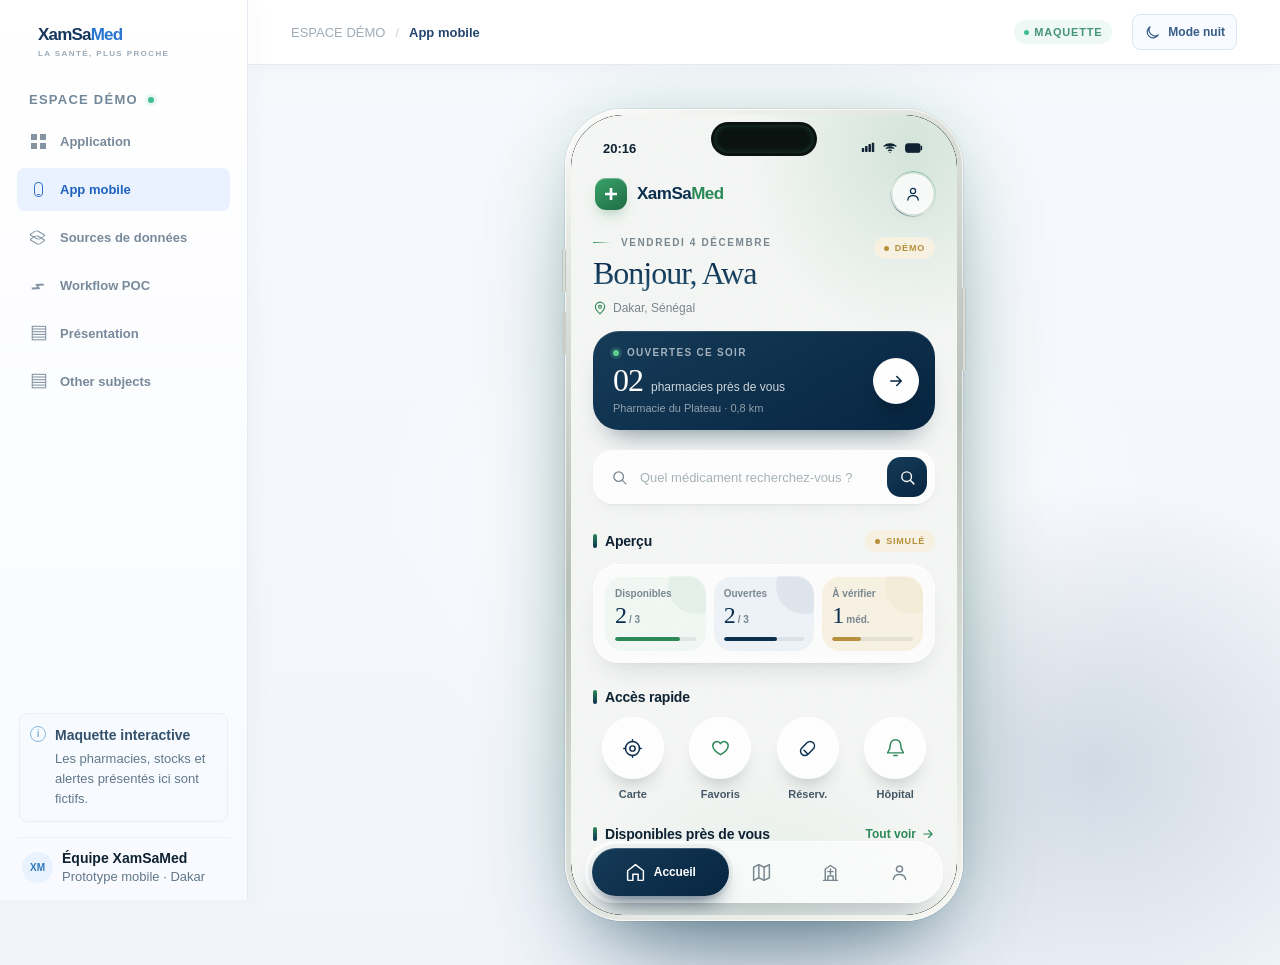
<file: mobile.html>
<!doctype html>
<html lang="fr">
<head>
  <meta charset="utf-8">
  <meta name="viewport" content="width=device-width, initial-scale=1, viewport-fit=cover">
  <meta name="theme-color" content="#ffffff">
  <meta name="description" content="Maquette interactive de l’application mobile XamSaMed, avec parcours usager et hôpital.">
  <title>XamSaMed — Application mobile</title>
  <link rel="manifest" href="manifest.webmanifest">
  <link rel="icon" href="assets/xamsamed-icon.svg" type="image/svg+xml">
  <link rel="apple-touch-icon" href="assets/xamsamed-icon-180.png">
  <link rel="preconnect" href="https://fonts.googleapis.com">
  <link rel="preconnect" href="https://fonts.gstatic.com" crossorigin>
  <!-- Intégration des polices recommandées : Poppins et Montserrat -->
  <link href="https://fonts.googleapis.com/css2?family=Montserrat:wght@400;500;600;700&family=Poppins:wght@500;600;700;800&display=swap" rel="stylesheet">
  <link rel="stylesheet" href="style.css">
  <link rel="stylesheet" href="style-upgrade.css">
  <link rel="stylesheet" href="mobile.css">
  <script src="theme.js" defer></script>
  <script src="mobile.js" defer></script>
  <script src="pwa.js" defer></script>
</head>
<body class="mobile-demo">
  <div class="app-shell">
    <aside class="sidebar">
      <a class="brand" href="index.html" aria-label="XamSaMed, application">
        <span class="brand-mark" aria-hidden="true"><span></span><span></span></span>
        <span class="brand-name">XamSa<span>Med</span><small>LA SANTÉ, PLUS PROCHE</small></span>
      </a>
      <div class="workspace-label">ESPACE DÉMO <span class="live-dot"></span></div>
      <nav class="side-nav" aria-label="Navigation principale">
        <a class="nav-link" href="index.html"><span class="nav-icon icon-grid"></span>Application</a>
        <a class="nav-link active" href="mobile.html" aria-current="page"><span class="nav-icon icon-mobile"></span>App mobile</a>
        <a class="nav-link" href="sources.html"><span class="nav-icon icon-layers"></span>Sources de données</a>
        <a class="nav-link" href="workflow.html"><span class="nav-icon icon-route"></span>Workflow POC</a>
        <a class="nav-link" href="presentation.html"><span class="nav-icon icon-meeting"></span>Présentation</a>
        <a class="nav-link" href="presentation/index.html"><span class="nav-icon icon-meeting"></span>Other subjects</a>
      </nav>
      <div class="sidebar-spacer"></div>
      <div class="sidebar-note"><span class="note-icon">i</span><div><strong>Maquette interactive</strong><p>Les pharmacies, stocks et alertes présentés ici sont fictifs.</p></div></div>
      <div class="profile"><div class="avatar">XM</div><div><strong>Équipe XamSaMed</strong><span>Prototype mobile · Dakar</span></div></div>
    </aside>

    <main class="main-area">
      <header class="topbar">
        <div class="breadcrumb"><a href="index.html">ESPACE DÉMO</a><span class="crumb-sep">/</span><strong>App mobile</strong></div>
        <div class="topbar-actions"><span class="demo-pill"><span></span>MAQUETTE</span></div>
      </header>
      <div class="content mobile-content">
        <section class="mobile-intro">
          <p class="eyebrow"><span class="eyebrow-line"></span>XAMSAMED · DAKAR</p>
          <h1>Les pharmacies<br>près de vous.</h1>
          <p class="mobile-lead">Repérez un point de santé, vérifiez les informations utiles et explorez le parcours mobile.</p>
          <div class="mobile-screen-picker">
            <p class="screen-picker-label">PARCOURIR LA MAQUETTE</p>
            <div class="screen-picker-buttons" role="group" aria-label="Accès rapides aux écrans">
              <button type="button" data-preview="home" class="is-selected">Accueil</button>
              <button type="button" data-preview="map">Carte</button>
              <button type="button" data-preview="pharmacies">Pharmacies</button>
              <button type="button" data-preview="profile">Profil</button>
              <button type="button" data-preview="alerts">Hôpital</button>
            </div>
          </div>
          <section class="pharmacy-showcase" aria-labelledby="showcase-title">
            <div class="showcase-heading">
              <div><p>À DÉCOUVRIR</p><h2 id="showcase-title">Pharmacies en vedette</h2></div>
              <button type="button" data-preview="pharmacies">Tout voir <span aria-hidden="true">→</span></button>
            </div>
            <div class="showcase-list">
              <button class="showcase-card" type="button" data-preview="pharmacies">
                <span class="showcase-image"><img src="assets/pharmacy-showcase-1.jpg" alt="" loading="lazy"><span class="showcase-photo-caption">APERÇU</span></span>
                <span class="showcase-copy"><strong>Pharmacie du Plateau</strong><span>Plateau · Dakar</span><span class="showcase-meta"><i></i> Exemple de disponibilité</span></span>
                <span class="showcase-arrow" aria-hidden="true">›</span>
              </button>
              <button class="showcase-card" type="button" data-preview="pharmacies">
                <span class="showcase-image"><img src="assets/pharmacy-showcase-2.jpg" alt="" loading="lazy"><span class="showcase-photo-caption">APERÇU</span></span>
                <span class="showcase-copy"><strong>Pharmacie de la Médina</strong><span>Médina · Dakar</span><span class="showcase-meta"><i></i> Horaires de démonstration</span></span>
                <span class="showcase-arrow" aria-hidden="true">›</span>
              </button>
            </div>
            <p class="showcase-disclaimer">Visuels d’inspiration · noms et informations fictifs</p>
          </section>
        </section>

        <section class="mobile-stage" aria-label="Aperçu de l’application mobile">
          <div class="stage-caption"><span>APERÇU MOBILE</span><span class="stage-live"><i></i> EN DIRECT</span></div>
          <div class="phone-device">
            <div class="phone-frame">
              <div class="phone-screen">
                <div class="phone-statusbar">
                  <span id="phone-clock">09:41</span>
                  <span class="phone-status-icons" aria-label="Réseau, Wi-Fi et batterie">
                    <svg viewBox="0 0 24 16" aria-hidden="true"><path d="M2 13h2V9H2zm5 0h2V6H7zm5 0h2V3h-2zm5 0h2V1h-2z"/></svg>
                    <svg viewBox="0 0 20 16" aria-hidden="true"><path d="M2 5.5a12 12 0 0 1 16 0M5 8.5a7.5 7.5 0 0 1 10 0M8 11.5a3.2 3.2 0 0 1 4 0"/><circle cx="10" cy="14" r=".8" fill="currentColor" stroke="none"/></svg>
                    <svg viewBox="0 0 24 16" aria-hidden="true"><rect x="1" y="2.5" width="19" height="11" rx="3"/><path d="M22 6v4"/><rect class="battery-fill" x="3.3" y="4.7" width="13.7" height="6.6" rx="1.5"/></svg>
                  </span>
                </div>
                <div class="phone-appbar">
                  <a class="phone-brand" href="#" data-route="home" aria-label="Accueil XamSaMed"><span class="phone-brand-mark"><svg viewBox="0 0 24 24" aria-hidden="true"><path d="M10 3h4v7h7v4h-7v7h-4v-7H3v-4h7z"/></svg></span><span>XamSa<b>Med</b></span></a>
                  <button class="phone-icon-button" type="button" data-route="profile" aria-label="Ouvrir le profil"><svg viewBox="0 0 24 24" aria-hidden="true"><circle cx="12" cy="8" r="3.5"/><path d="M5 20c.4-3.8 2.8-5.8 7-5.8s6.6 2 7 5.8"/></svg></button>
                </div>
                <div id="phone-view" class="phone-view" aria-live="polite"></div>
                <nav class="phone-tabs" id="phone-tabs" aria-label="Navigation de l’application"></nav>
                <div class="phone-home-indicator" aria-hidden="true"><span></span></div>
                <div class="phone-toast" id="phone-toast" role="status" aria-live="polite"></div>
              </div>
            </div>
            <span class="phone-side-button" aria-hidden="true"></span>
          </div>
          <p class="stage-disclaimer">Maquette de démonstration · Aucun stock réel ni service de réservation connecté</p>
        </section>
      </div>
    </main>
  </div>
</body>
</html>
</file>
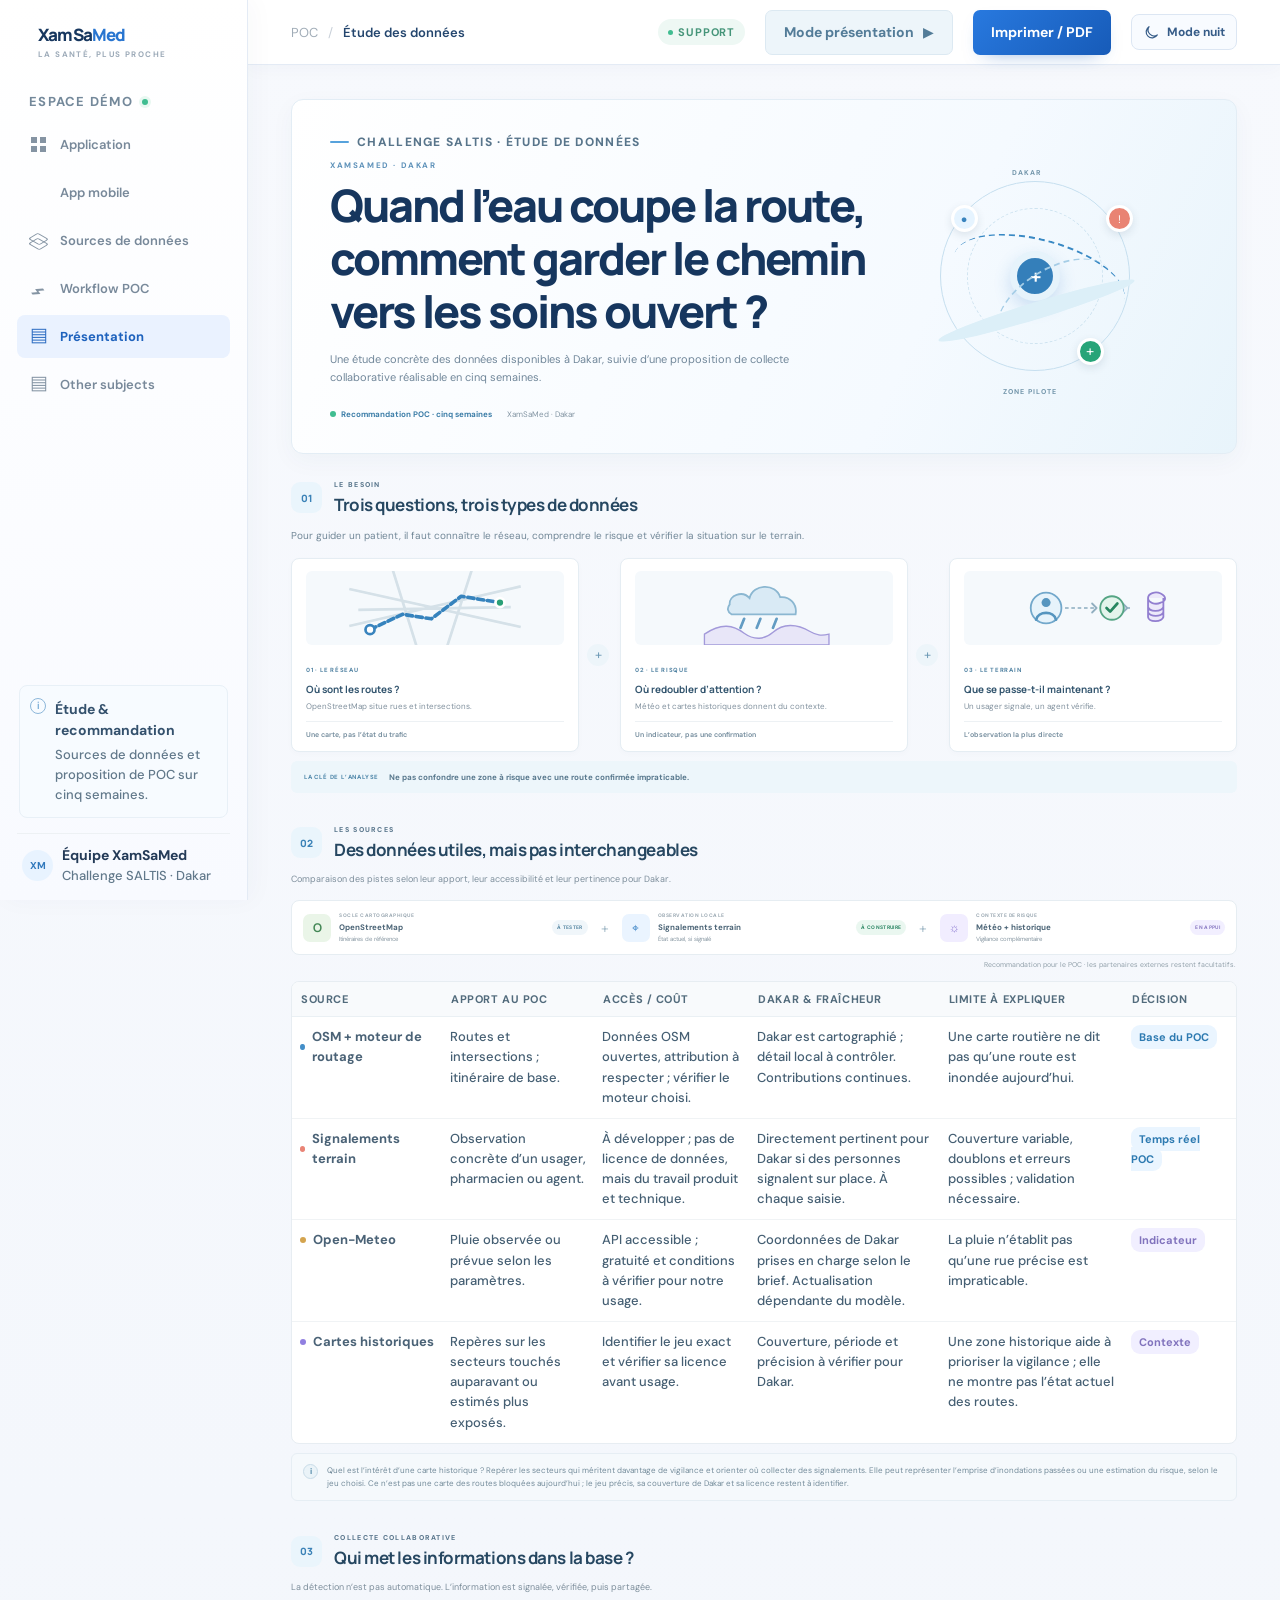
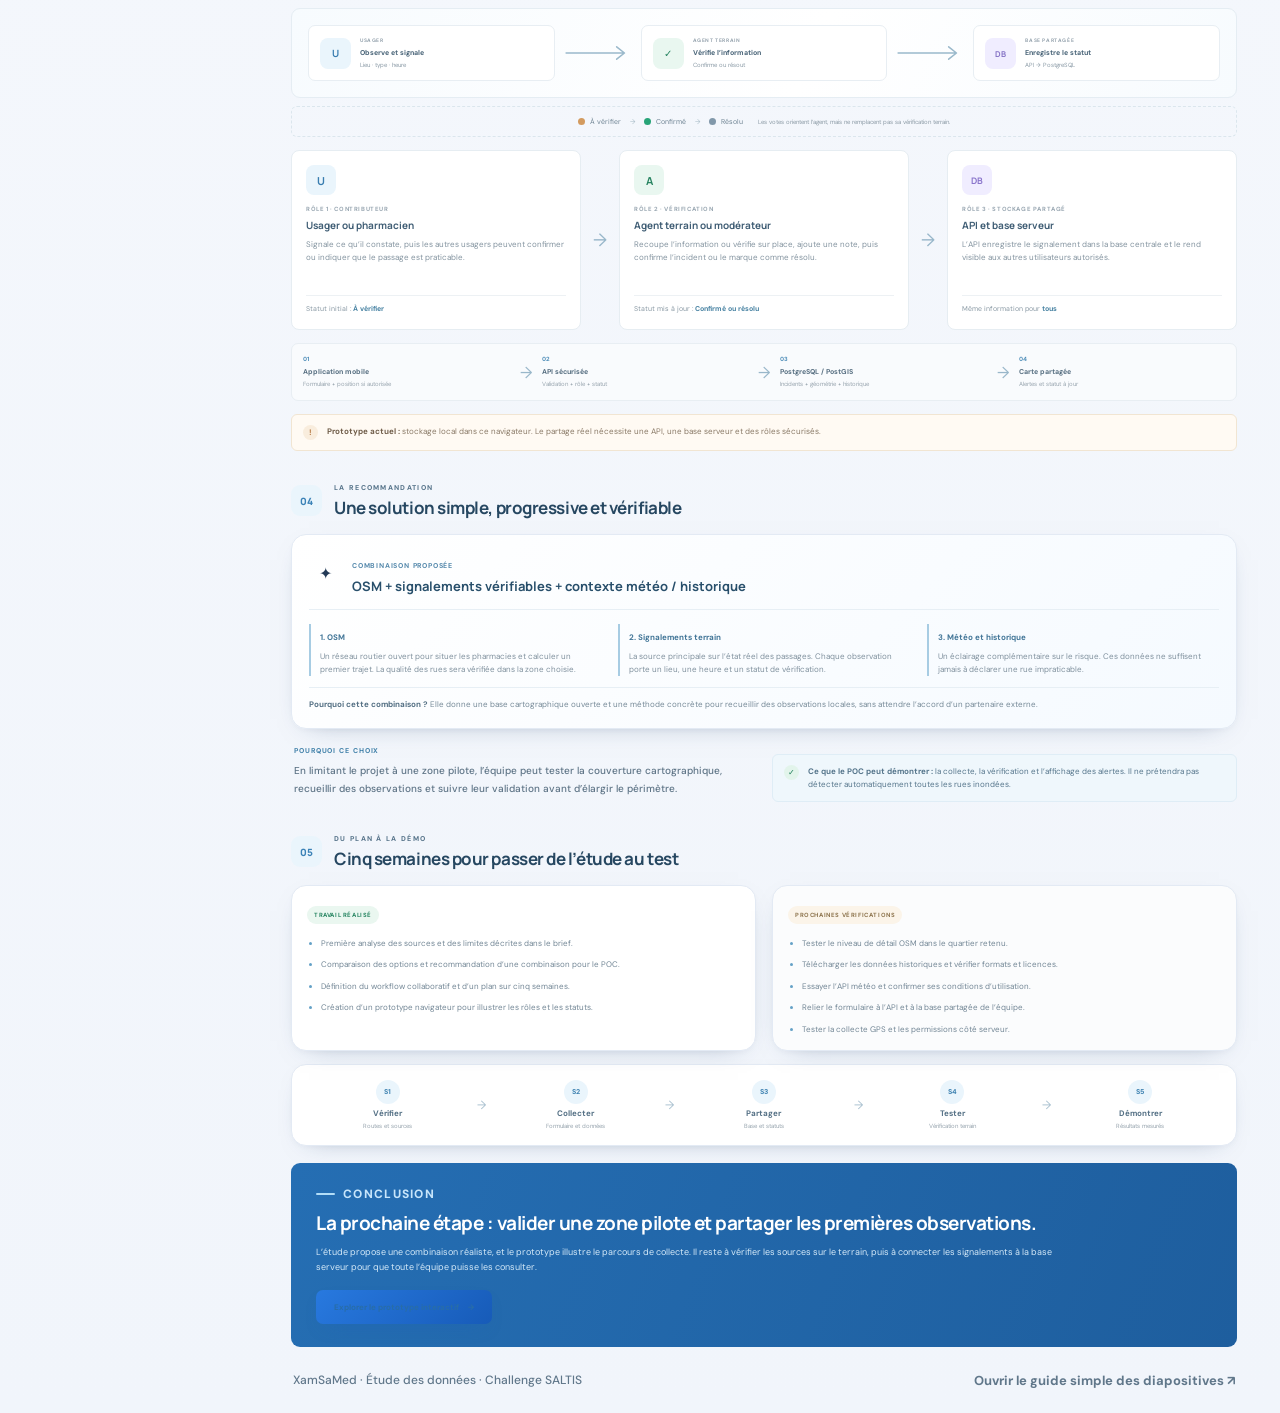
<file: presentation.html>
<!doctype html>
<html lang="fr">
<head>
  <meta charset="utf-8">
  <meta name="viewport" content="width=device-width, initial-scale=1">
  <meta name="theme-color" content="#f4f8fc">
  <meta name="description" content="Présentation de l’étude et de la recommandation XamSaMed pour collecter les données de routes inondées à Dakar.">
  <title>XamSaMed | Étude des données</title>
  <link rel="manifest" href="manifest.webmanifest">
  <link rel="icon" href="assets/xamsamed-icon.svg" type="image/svg+xml">
  <link rel="apple-touch-icon" href="assets/xamsamed-icon-180.png">
  <link rel="preconnect" href="https://fonts.googleapis.com">
  <link rel="preconnect" href="https://fonts.gstatic.com" crossorigin>
  <link href="https://fonts.googleapis.com/css2?family=DM+Sans:wght@400;500;600;700&family=Manrope:wght@400;500;600;700;800&display=swap" rel="stylesheet">
  <link rel="stylesheet" href="style.css">
  <link rel="stylesheet" href="style-upgrade.css">
  <script src="theme.js" defer></script>
</head>
<body>
  <div class="app-shell">
    <aside class="sidebar">
      <a class="brand" href="index.html" aria-label="XamSaMed, application"><span class="brand-mark" aria-hidden="true"><span></span><span></span></span><span class="brand-name">XamSa<span>Med</span><small>LA SANTÉ, PLUS PROCHE</small></span></a>
      <div class="workspace-label">ESPACE DÉMO <span class="live-dot"></span></div>
      <nav class="side-nav" aria-label="Navigation principale">
        <a class="nav-link" href="index.html"><span class="nav-icon icon-grid"></span>Application</a>
        <a class="nav-link" href="mobile.html"><span class="nav-icon icon-mobile"></span>App mobile</a>
        <a class="nav-link" href="sources.html"><span class="nav-icon icon-layers"></span>Sources de données</a>
        <a class="nav-link" href="workflow.html"><span class="nav-icon icon-route"></span>Workflow POC</a>
        <a class="nav-link active" href="presentation.html" aria-current="page"><span class="nav-icon icon-meeting"></span>Présentation</a>
        <a class="nav-link" href="presentation/index.html"><span class="nav-icon icon-meeting"></span>Other subjects</a>
      </nav>
      <div class="sidebar-spacer"></div>
      <div class="sidebar-note"><span class="note-icon">i</span><div><strong>Étude & recommandation</strong><p>Sources de données et proposition de POC sur cinq semaines.</p></div></div>
      <div class="profile"><div class="avatar">XM</div><div><strong>Équipe XamSaMed</strong><span>Challenge SALTIS · Dakar</span></div></div>
    </aside>

    <main class="main-area">
      <header class="topbar">
        <div class="breadcrumb"><a href="index.html">POC</a><span class="crumb-sep">/</span><strong>Étude des données</strong></div>
        <div class="topbar-actions"><span class="demo-pill"><span></span>SUPPORT</span><button class="button button-quiet presentation-toggle" type="button" data-presentation-enter>Mode présentation <span aria-hidden="true">▶</span></button><button class="button button-primary print-presentation" type="button" onclick="window.print()">Imprimer / PDF</button></div>
      </header>

      <div class="content meeting-content">
        <section class="meeting-cover" aria-roledescription="diapositive" aria-label="Introduction">
          <div class="meeting-cover-copy">
            <p class="eyebrow"><span class="eyebrow-line"></span>CHALLENGE SALTIS · ÉTUDE DE DONNÉES</p>
            <p class="meeting-overline">XAMSAMED · DAKAR</p>
            <h1>Quand l’eau coupe la route,<br>comment garder le chemin<br>vers les soins ouvert ?</h1>
            <p class="meeting-lead">Une étude concrète des données disponibles à Dakar, suivie d’une proposition de collecte collaborative réalisable en cinq semaines.</p>
            <div class="meeting-meta"><span><i></i>Recommandation POC · cinq semaines</span><span>XamSaMed · Dakar</span></div>
          </div>
          <div class="cover-illustration" aria-hidden="true">
            <div class="cover-orbit orbit-one"></div><div class="cover-orbit orbit-two"></div>
            <div class="cover-center"><span class="cover-cross">+</span></div>
            <span class="cover-pin pin-user">●</span><span class="cover-pin pin-alert">!</span><span class="cover-pin pin-pharmacy">+</span>
            <span class="cover-route route-a"></span><span class="cover-route route-b"></span>
            <span class="cover-water"></span><span class="cover-label label-dakar">DAKAR</span><span class="cover-label label-zone">ZONE PILOTE</span>
          </div>
        </section>

        <section class="meeting-section" id="demande" aria-roledescription="diapositive" aria-label="Le besoin">
          <div class="meeting-section-heading"><span class="meeting-number">01</span><div><p class="section-kicker">LE BESOIN</p><h2>Trois questions, trois types de données</h2></div></div>
          <p class="visual-intro">Pour guider un patient, il faut connaître le réseau, comprendre le risque et vérifier la situation sur le terrain.</p>
          <div class="data-type-diagram">
            <article class="data-type-card">
              <svg class="data-type-illustration map-illustration" viewBox="0 0 180 82" role="img" aria-label="Schéma de routes connectées">
                <path d="M-5 20 185 62M-5 61 185 17M42-5 71 88M132-5 102 88M5 43 174 40" />
                <path class="illustration-route" d="M18 65 54 48 86 53 119 28 162 35" />
                <circle cx="18" cy="65" r="5" /><circle cx="162" cy="35" r="5" />
              </svg>
              <span class="data-type-step">01 · LE RÉSEAU</span><h3>Où sont les routes ?</h3><p>OpenStreetMap situe rues et intersections.</p><span class="data-type-answer">Une carte, pas l’état du trafic</span>
            </article>
            <span class="data-type-plus" aria-hidden="true">+</span>
            <article class="data-type-card">
              <svg class="data-type-illustration risk-illustration" viewBox="0 0 180 82" role="img" aria-label="Pluie et zone historique de risque">
                <path class="risk-cloud" d="M52 37c-1-10 14-16 22-7 4-16 29-17 34-1 11-1 19 8 17 19H54c-5-3-5-7-2-11z" />
                <path class="risk-drop" d="m68 53-4 10m22-10-4 10m22-10-4 10" />
                <path class="risk-area" d="M24 70c19-13 32-10 44-1 11 8 23 7 32-1 11-10 26-10 41-1 7 4 12 5 21 3v12H24z" />
              </svg>
              <span class="data-type-step">02 · LE RISQUE</span><h3>Où redoubler d’attention ?</h3><p>Météo et cartes historiques donnent du contexte.</p><span class="data-type-answer">Un indicateur, pas une confirmation</span>
            </article>
            <span class="data-type-plus" aria-hidden="true">+</span>
            <article class="data-type-card">
              <svg class="data-type-illustration field-illustration" viewBox="0 0 180 82" role="img" aria-label="Signalement partagé puis vérifié">
                <circle class="field-user" cx="38" cy="41" r="17" /><circle class="field-user-core" cx="38" cy="35" r="5" /><path class="field-user-body" d="M27 54c2-10 20-10 22 0" />
                <path class="field-link" d="M59 41h34m14 0h24" /><path class="field-link-arrow" d="m89 36 5 5-5 5m34-10 5 5-5 5" />
                <circle class="field-agent" cx="111" cy="41" r="13" /><path class="field-check" d="m105 41 4 4 8-9" />
                <path class="field-db" d="M151 30c0-5 8-8 14-5s7 8 0 10c-6 3-14 0-14-5zm0 0v21c1 6 15 6 17 0V30m-17 10c2 6 15 5 17 0m-17 6c3 5 14 5 17 0" />
              </svg>
              <span class="data-type-step">03 · LE TERRAIN</span><h3>Que se passe-t-il maintenant ?</h3><p>Un usager signale, un agent vérifie.</p><span class="data-type-answer">L’observation la plus directe</span>
            </article>
          </div>
          <div class="diagram-caption"><span>LA CLÉ DE L’ANALYSE</span><strong>Ne pas confondre une zone à risque avec une route confirmée impraticable.</strong></div>
        </section>

        <section class="meeting-section" id="sources" aria-roledescription="diapositive" aria-label="Les sources de données">
          <div class="meeting-section-heading"><span class="meeting-number">02</span><div><p class="section-kicker">LES SOURCES</p><h2>Des données utiles, mais pas interchangeables</h2></div></div>
          <p class="meeting-intro">Comparaison des pistes selon leur apport, leur accessibilité et leur pertinence pour Dakar.</p>
          <div class="source-priority-visual" aria-label="Priorité des sources pour le POC">
            <div class="priority-level priority-primary"><span class="priority-icon">O</span><div><small>SOCLE CARTOGRAPHIQUE</small><strong>OpenStreetMap</strong><span>Itinéraires de référence</span></div><b>À TESTER</b></div>
            <span class="priority-join">+</span>
            <div class="priority-level priority-report"><span class="priority-icon">⌖</span><div><small>OBSERVATION LOCALE</small><strong>Signalements terrain</strong><span>État actuel, si signalé</span></div><b>À CONSTRUIRE</b></div>
            <span class="priority-join">+</span>
            <div class="priority-level priority-context"><span class="priority-icon">☼</span><div><small>CONTEXTE DE RISQUE</small><strong>Météo + historique</strong><span>Vigilance complémentaire</span></div><b>EN APPUI</b></div>
          </div>
          <p class="priority-caption">Recommandation pour le POC · les partenaires externes restent facultatifs.</p>
          <div class="source-slide-cards" aria-label="Synthèse des sources recommandées">
            <article class="source-slide-card source-slide-osm">
              <span class="source-slide-index">01 · CARTOGRAPHIE</span>
              <h3>OpenStreetMap</h3>
              <span class="source-slide-access">Ouvert · gratuit</span>
              <p>Les rues servent de base pour situer les services et préparer un itinéraire.</p>
              <strong>À vérifier : le niveau de détail dans la zone pilote.</strong>
            </article>
            <article class="source-slide-card source-slide-reports">
              <span class="source-slide-index">02 · ÉTAT ACTUEL</span>
              <h3>Signalements terrain</h3>
              <span class="source-slide-access">À construire · local</span>
              <p>Usagers et agents signalent les passages difficiles, avec lieu et heure.</p>
              <strong>À prévoir : une vérification pour limiter les erreurs.</strong>
            </article>
            <article class="source-slide-card source-slide-context">
              <span class="source-slide-index">03 · CONTEXTE</span>
              <h3>Météo + historique</h3>
              <span class="source-slide-access">Accès et licences à confirmer</span>
              <p>La pluie et les zones exposées aident à orienter la vigilance.</p>
              <strong>À retenir : elles ne confirment pas une rue inondée.</strong>
            </article>
          </div>
          <div class="table-scroll meeting-table-scroll">
            <table class="comparison-table meeting-table">
              <thead><tr><th>SOURCE</th><th>APPORT AU POC</th><th>ACCÈS / COÛT</th><th>DAKAR & FRAÎCHEUR</th><th>LIMITE À EXPLIQUER</th><th>DÉCISION</th></tr></thead>
              <tbody>
                <tr><td><span class="table-source"><i class="table-dot dot-blue"></i>OSM + moteur de routage</span></td><td>Routes et intersections ; itinéraire de base.</td><td>Données OSM ouvertes, attribution à respecter ; vérifier le moteur choisi.</td><td>Dakar est cartographié ; détail local à contrôler. Contributions continues.</td><td>Une carte routière ne dit pas qu’une route est inondée aujourd’hui.</td><td><span class="table-priority essential">Base du POC</span></td></tr>
                <tr><td><span class="table-source"><i class="table-dot dot-coral"></i>Signalements terrain</span></td><td>Observation concrète d’un usager, pharmacien ou agent.</td><td>À développer ; pas de licence de données, mais du travail produit et technique.</td><td>Directement pertinent pour Dakar si des personnes signalent sur place. À chaque saisie.</td><td>Couverture variable, doublons et erreurs possibles ; validation nécessaire.</td><td><span class="table-priority essential">Temps réel POC</span></td></tr>
                <tr><td><span class="table-source"><i class="table-dot dot-yellow"></i>Open-Meteo</span></td><td>Pluie observée ou prévue selon les paramètres.</td><td>API accessible ; gratuité et conditions à vérifier pour notre usage.</td><td>Coordonnées de Dakar prises en charge selon le brief. Actualisation dépendante du modèle.</td><td>La pluie n’établit pas qu’une rue précise est impraticable.</td><td><span class="table-priority context">Indicateur</span></td></tr>
                <tr><td><span class="table-source"><i class="table-dot dot-purple"></i>Cartes historiques</span></td><td>Repères sur les secteurs touchés auparavant ou estimés plus exposés.</td><td>Identifier le jeu exact et vérifier sa licence avant usage.</td><td>Couverture, période et précision à vérifier pour Dakar.</td><td>Une zone historique aide à prioriser la vigilance ; elle ne montre pas l’état actuel des routes.</td><td><span class="table-priority context">Contexte</span></td></tr>
              </tbody>
            </table>
          </div>
          <div class="meeting-callout meeting-callout-note"><span>i</span><p>Quel est l’intérêt d’une carte historique ? Repérer les secteurs qui méritent davantage de vigilance et orienter où collecter des signalements. Elle peut représenter l’emprise d’inondations passées ou une estimation du risque, selon le jeu choisi. Ce n’est pas une carte des routes bloquées aujourd’hui ; le jeu précis, sa couverture de Dakar et sa licence restent à identifier.</p></div>
        </section>

        <section class="meeting-section" id="collecte" aria-roledescription="diapositive" aria-label="La collecte collaborative">
          <div class="meeting-section-heading"><span class="meeting-number">03</span><div><p class="section-kicker">COLLECTE COLLABORATIVE</p><h2>Qui met les informations dans la base ?</h2></div></div>
          <p class="meeting-intro">La détection n’est pas automatique. L’information est signalée, vérifiée, puis partagée.</p>
          <div class="collection-visual" aria-label="Diagramme du signalement jusqu'à la base de données">
            <div class="visual-node visual-user"><span class="visual-node-icon">U</span><div><small>USAGER</small><strong>Observe et signale</strong><span>Lieu · type · heure</span></div></div>
            <svg class="visual-connector" viewBox="0 0 90 28" aria-hidden="true"><path d="M4 14h75m-10-8 10 8-10 8" /></svg>
            <div class="visual-node visual-agent"><span class="visual-node-icon">✓</span><div><small>AGENT TERRAIN</small><strong>Vérifie l’information</strong><span>Confirme ou résout</span></div></div>
            <svg class="visual-connector" viewBox="0 0 90 28" aria-hidden="true"><path d="M4 14h75m-10-8 10 8-10 8" /></svg>
            <div class="visual-node visual-database"><span class="visual-node-icon">DB</span><div><small>BASE PARTAGÉE</small><strong>Enregistre le statut</strong><span>API → PostgreSQL</span></div></div>
          </div>
          <div class="status-legend">
            <span><i class="legend-reported"></i>À vérifier</span><b>→</b><span><i class="legend-confirmed"></i>Confirmé</span><b>→</b><span><i class="legend-resolved"></i>Résolu</span>
            <small>Les votes orientent l’agent, mais ne remplacent pas sa vérification terrain.</small>
          </div>
          <div class="collection-flow">
            <article class="collection-role"><span class="collection-icon role-citizen">U</span><span class="collection-step">RÔLE 1 · CONTRIBUTEUR</span><h3>Usager ou pharmacien</h3><p>Signale ce qu’il constate, puis les autres usagers peuvent confirmer ou indiquer que le passage est praticable.</p><span class="collection-output">Statut initial : <strong>À vérifier</strong></span></article>
            <span class="collection-arrow">→</span>
            <article class="collection-role"><span class="collection-icon role-agent">A</span><span class="collection-step">RÔLE 2 · VÉRIFICATION</span><h3>Agent terrain ou modérateur</h3><p>Recoupe l’information ou vérifie sur place, ajoute une note, puis confirme l’incident ou le marque comme résolu.</p><span class="collection-output">Statut mis à jour : <strong>Confirmé ou résolu</strong></span></article>
            <span class="collection-arrow">→</span>
            <article class="collection-role"><span class="collection-icon role-db">DB</span><span class="collection-step">RÔLE 3 · STOCKAGE PARTAGÉ</span><h3>API et base serveur</h3><p>L’API enregistre le signalement dans la base centrale et le rend visible aux autres utilisateurs autorisés.</p><span class="collection-output">Même information pour <strong>tous</strong></span></article>
          </div>
          <div class="data-pipeline">
            <div><span>01</span><strong>Application mobile</strong><small>Formulaire + position si autorisée</small></div><b>→</b>
            <div><span>02</span><strong>API sécurisée</strong><small>Validation + rôle + statut</small></div><b>→</b>
            <div><span>03</span><strong>PostgreSQL / PostGIS</strong><small>Incidents + géométrie + historique</small></div><b>→</b>
            <div><span>04</span><strong>Carte partagée</strong><small>Alertes et statut à jour</small></div>
          </div>
          <div class="meeting-callout"><span>!</span><p><strong>Prototype actuel :</strong> stockage local dans ce navigateur. Le partage réel nécessite une API, une base serveur et des rôles sécurisés.</p></div>
        </section>

        <section class="meeting-section" id="recommandation" aria-roledescription="diapositive" aria-label="La recommandation">
          <div class="meeting-section-heading"><span class="meeting-number">04</span><div><p class="section-kicker">LA RECOMMANDATION</p><h2>Une solution simple, progressive et vérifiable</h2></div></div>
          <div class="recommendation-card">
            <div class="recommendation-top"><span class="recommend-icon">✦</span><div><span>COMBINAISON PROPOSÉE</span><h3>OSM + signalements vérifiables + contexte météo / historique</h3></div></div>
            <div class="recommendation-columns">
              <div><strong>1. OSM</strong><p>Un réseau routier ouvert pour situer les pharmacies et calculer un premier trajet. La qualité des rues sera vérifiée dans la zone choisie.</p></div>
              <div><strong>2. Signalements terrain</strong><p>La source principale sur l’état réel des passages. Chaque observation porte un lieu, une heure et un statut de vérification.</p></div>
              <div><strong>3. Météo et historique</strong><p>Un éclairage complémentaire sur le risque. Ces données ne suffisent jamais à déclarer une rue impraticable.</p></div>
            </div>
            <p class="recommendation-reason"><strong>Pourquoi cette combinaison ?</strong> Elle donne une base cartographique ouverte et une méthode concrète pour recueillir des observations locales, sans attendre l’accord d’un partenaire externe.</p>
          </div>
          <div class="meeting-two-col meeting-verdict">
            <div><p class="content-label">POURQUOI CE CHOIX</p><p>En limitant le projet à une zone pilote, l’équipe peut tester la couverture cartographique, recueillir des observations et suivre leur validation avant d’élargir le périmètre.</p></div>
            <div class="meeting-callout meeting-callout-blue"><span>✓</span><p><strong>Ce que le POC peut démontrer :</strong> la collecte, la vérification et l’affichage des alertes. Il ne prétendra pas détecter automatiquement toutes les rues inondées.</p></div>
          </div>
        </section>

        <section class="meeting-section" id="plan" aria-roledescription="diapositive" aria-label="Le plan sur cinq semaines">
          <div class="meeting-section-heading"><span class="meeting-number">05</span><div><p class="section-kicker">DU PLAN À LA DÉMO</p><h2>Cinq semaines pour passer de l’étude au test</h2></div></div>
          <p class="plan-slide-lead">L’étude, la comparaison et le workflow sont posés. La suite : vérifier les sources dans une zone pilote et mettre en place le partage des signalements.</p>
          <div class="meeting-two-col status-summary">
            <article class="status-summary-card"><span class="summary-tag summary-done">TRAVAIL RÉALISÉ</span><ul><li>Première analyse des sources et des limites décrites dans le brief.</li><li>Comparaison des options et recommandation d’une combinaison pour le POC.</li><li>Définition du workflow collaboratif et d’un plan sur cinq semaines.</li><li>Création d’un prototype navigateur pour illustrer les rôles et les statuts.</li></ul></article>
            <article class="status-summary-card summary-card-next"><span class="summary-tag summary-next">PROCHAINES VÉRIFICATIONS</span><ul><li>Tester le niveau de détail OSM dans le quartier retenu.</li><li>Télécharger les données historiques et vérifier formats et licences.</li><li>Essayer l’API météo et confirmer ses conditions d’utilisation.</li><li>Relier le formulaire à l’API et à la base partagée de l’équipe.</li><li>Tester la collecte GPS et les permissions côté serveur.</li></ul></article>
          </div>
          <div class="meeting-roadmap">
            <div><span>S1</span><strong>Vérifier</strong><small>Routes et sources</small></div><i>→</i>
            <div><span>S2</span><strong>Collecter</strong><small>Formulaire et données</small></div><i>→</i>
            <div><span>S3</span><strong>Partager</strong><small>Base et statuts</small></div><i>→</i>
            <div><span>S4</span><strong>Tester</strong><small>Vérification terrain</small></div><i>→</i>
            <div><span>S5</span><strong>Démontrer</strong><small>Résultats mesurés</small></div>
          </div>
          <div class="meeting-final">
            <p class="eyebrow"><span class="eyebrow-line"></span>CONCLUSION</p>
            <h2>La prochaine étape : valider une zone pilote et partager les premières observations.</h2>
            <p>L’étude propose une combinaison réaliste, et le prototype illustre le parcours de collecte. Il reste à vérifier les sources sur le terrain, puis à connecter les signalements à la base serveur pour que toute l’équipe puisse les consulter.</p>
            <a class="button button-primary" href="index.html">Explorer le prototype interactif <span>→</span></a>
          </div>
        </section>
        <footer class="page-footer"><span>XamSaMed · Étude des données · Challenge SALTIS</span><span><a class="text-link slide-guide-link" href="guide-explication-slides.md" target="_blank" rel="noopener">Ouvrir le guide simple des diapositives ↗</a></span></footer>
      </div>
      <nav class="slideshow-controls" aria-label="Commandes du diaporama" hidden>
        <button class="slideshow-exit" type="button" data-presentation-exit aria-label="Quitter le mode présentation">Quitter <span aria-hidden="true">×</span></button>
        <div class="slideshow-navigation">
          <button type="button" data-presentation-previous aria-label="Diapositive précédente">←</button>
          <span class="slideshow-counter" aria-live="polite">1 / 6</span>
          <button type="button" data-presentation-next aria-label="Diapositive suivante">→</button>
        </div>
        <span class="slideshow-hint">Flèches du clavier pour naviguer · Échap pour quitter</span>
      </nav>
    </main>
  </div>
  <script src="presentation.js" defer></script>
  <script src="pwa.js" defer></script>
</body>
</html>
</file>
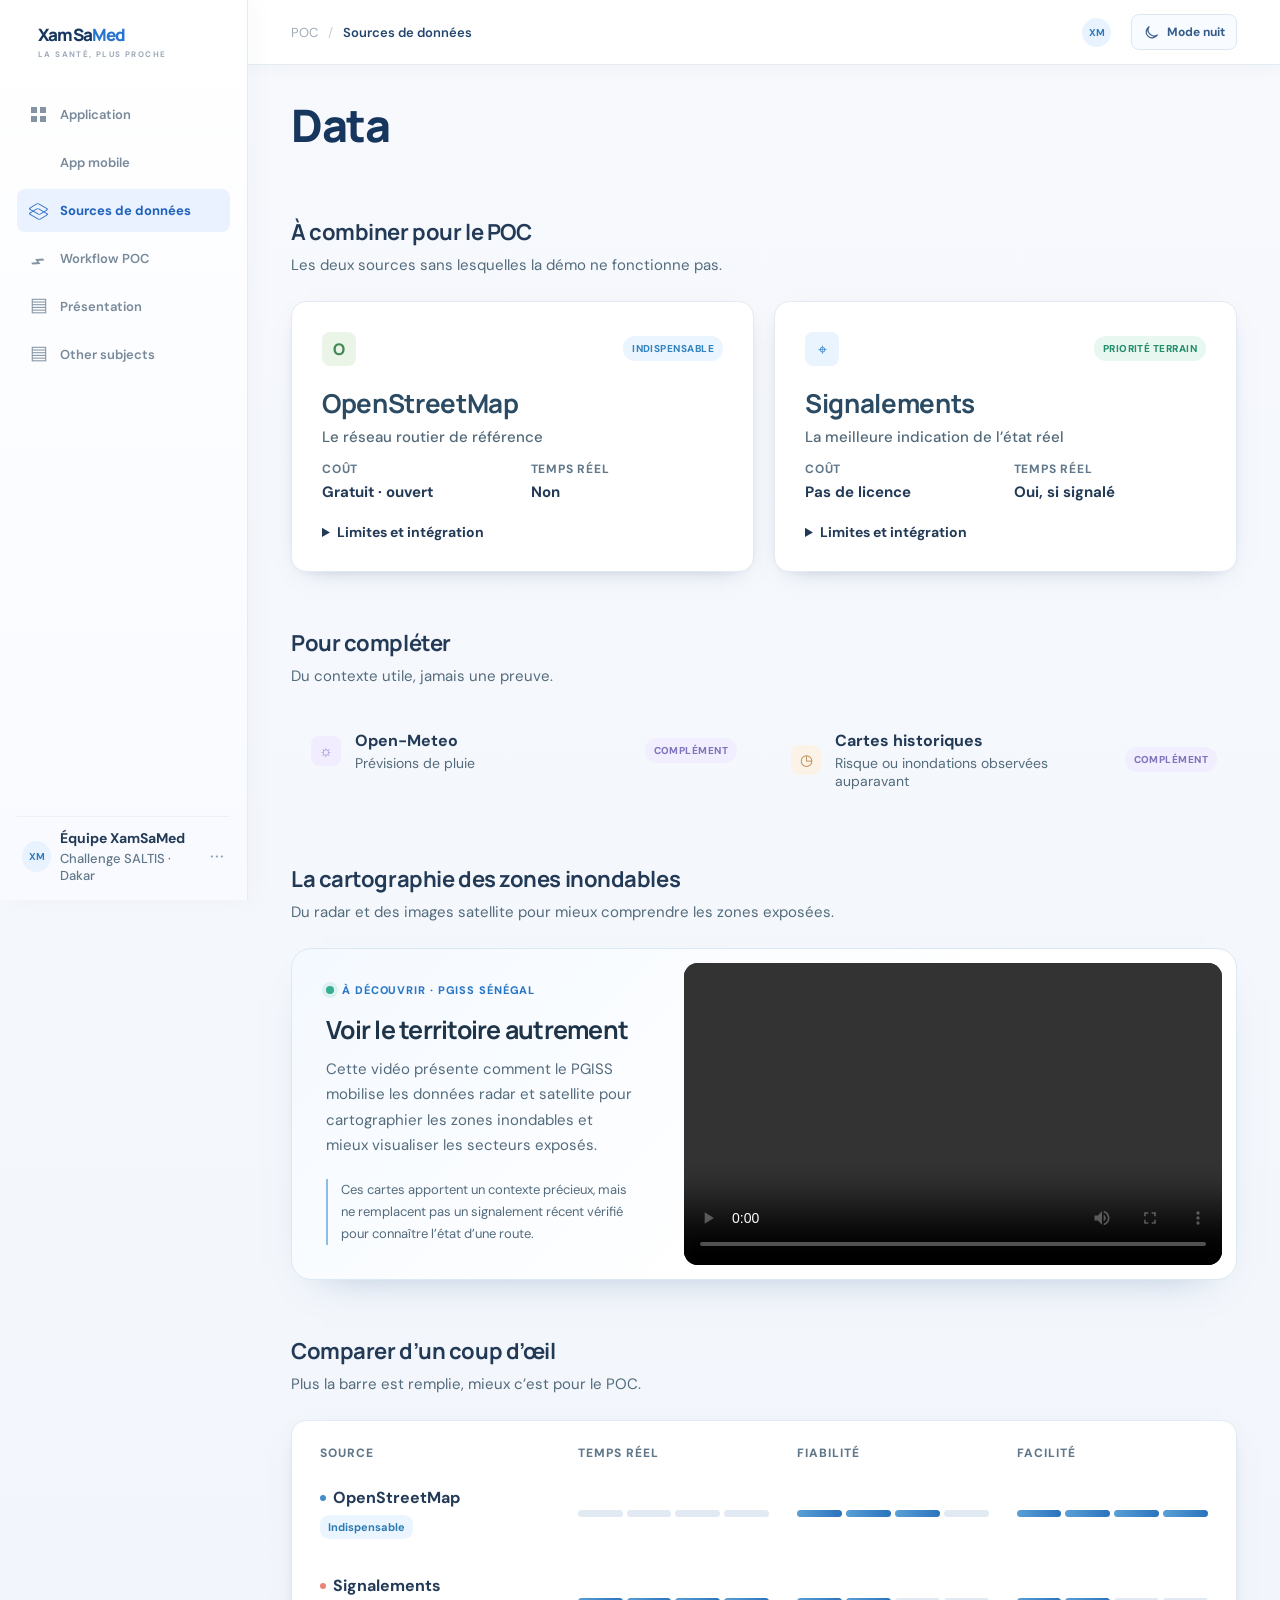
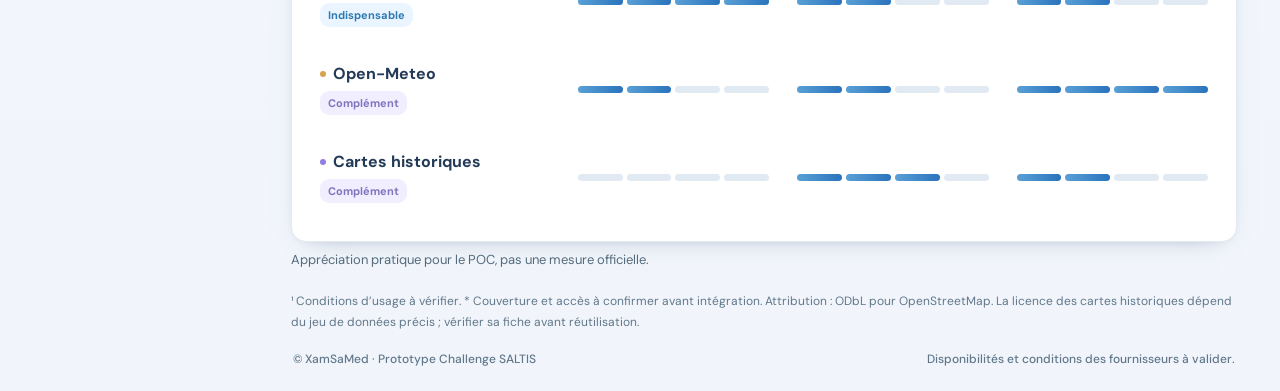
<file: sources.html>
<!doctype html>
<html lang="fr">
<head>
  <meta charset="utf-8">
  <meta name="viewport" content="width=device-width, initial-scale=1">
  <meta name="theme-color" content="#f4f8fc">
  <meta name="description" content="Comparaison des sources de données pour détecter les routes inondées ou impraticables à Dakar.">
  <title>XamSaMed — Sources de données</title>
  <link rel="manifest" href="manifest.webmanifest">
  <link rel="icon" href="assets/xamsamed-icon.svg" type="image/svg+xml">
  <link rel="apple-touch-icon" href="assets/xamsamed-icon-180.png">
  <link rel="preconnect" href="https://fonts.googleapis.com">
  <link rel="preconnect" href="https://fonts.gstatic.com" crossorigin>
  <link href="https://fonts.googleapis.com/css2?family=DM+Sans:wght@400;500;600;700&family=Manrope:wght@400;500;600;700;800&display=swap" rel="stylesheet">
  <link rel="stylesheet" href="style.css">
  <link rel="stylesheet" href="style-upgrade.css">
  <style>
    /* Page Sources — mise en page minimaliste (s'appuie sur style-upgrade.css) */
    .sx-content { max-width: 1040px; }
    .sx-intro { margin-bottom: 8px; }
    .sx-intro .lead { max-width: 640px; }
    .sx-caution { margin: 6px 0 0; color: #536b7c; font-size: 15px; line-height: 1.6; max-width: 640px; }
    .sx-section { margin-top: 56px; }
    .sx-title { margin: 0 0 6px; font-size: 22px; font-weight: 700; letter-spacing: -.02em; }
    .sx-sub { margin: 0 0 24px; color: #536b7c; font-size: 15px; line-height: 1.6; }

    .sx-essentials { display: grid; grid-template-columns: repeat(2, minmax(0, 1fr)); gap: 20px; align-items: start; }
    .sx-card { padding: 30px; }
    .sx-card h2 { margin: 22px 0 6px; font-size: 26px; line-height: 1.2; }
    .sx-purpose { margin: 0 0 22px; color: #456d87; font-size: 16px; font-weight: 600; }
    .sx-facts { display: grid; grid-template-columns: repeat(2, minmax(0, 1fr)); gap: 16px; margin: 0 0 20px; padding: 0; list-style: none; }
    .sx-facts li { display: grid; gap: 4px; color: var(--ink); font-size: 15px; font-weight: 700; line-height: 1.4; }
    .sx-facts span { color: #607789; font-size: 12px; font-weight: 700; letter-spacing: .8px; }

    .sx-more summary { width: fit-content; cursor: pointer; color: var(--accent); font-size: 14px; font-weight: 700; }
    .sx-more[open] summary { margin-bottom: 12px; }
    .sx-more p { margin: 0 0 10px; color: #536b7c; font-size: 14px; line-height: 1.65; }
    .sx-more p:last-child { margin-bottom: 0; }
    .sx-more strong { color: var(--ink); }

    .sx-minis { display: grid; grid-template-columns: repeat(2, minmax(0, 1fr)); gap: 14px; align-items: start; }
    .sx-mini { padding: 18px 20px; border-radius: 16px; background: var(--soft); transition: background .25s; }
    .sx-mini summary { display: flex; align-items: center; gap: 14px; cursor: pointer; list-style: none; }
    .sx-mini summary::-webkit-details-marker { display: none; }
    .sx-mini-text { flex: 1; min-width: 0; display: grid; gap: 3px; }
    .sx-mini-text strong { color: var(--ink-strong); font-size: 16px; }
    .sx-mini-text span { color: #536b7c; font-size: 14px; }
    .sx-mini[open] { background: #edf3f9; }
    .sx-mini .sx-more-body { padding-top: 14px; }
    .sx-mini .sx-more-body p { margin: 0 0 8px; color: #536b7c; font-size: 14px; line-height: 1.65; }
    .sx-mini .sx-more-body p:last-child { margin-bottom: 0; }

    .sx-panel { padding: 8px 28px 20px; }
    .sx-row { display: grid; grid-template-columns: minmax(170px, 1.2fr) repeat(3, minmax(0, 1fr)); align-items: center; gap: 28px; padding: 18px 0; box-shadow: 0 -1px 0 var(--hair); }
    .sx-row:first-child { box-shadow: none; }
    .sx-head { padding: 16px 0 8px; color: #607789; font-size: 12px; font-weight: 800; letter-spacing: 1px; }
    .sx-name { display: grid; gap: 7px; justify-items: start; color: var(--ink-strong); font-size: 16px; font-weight: 700; }
    .sx-name .table-priority { font-size: 11px; }
    .sx-lab { display: none; margin-bottom: 7px; color: #607789; font-size: 12px; font-weight: 700; }
    .sx-bar { display: flex; gap: 4px; }
    .sx-bar i { flex: 1; height: 7px; border-radius: 999px; background: #e1eaf2; }
    .sx-bar i.on { background: linear-gradient(90deg, #5aa0d6, #2a73bd); }
    .sx-legend { margin: 8px 0 0; color: #536b7c; font-size: 13px; line-height: 1.6; }
    .sx-notes { margin: 20px 0 0; color: #607789; font-size: 12px; line-height: 1.7; }

    .sx-video-card { display: grid; grid-template-columns: minmax(0, .8fr) minmax(0, 1.2fr); overflow: hidden; border: 1px solid #dce8f2; border-radius: 20px; background: linear-gradient(135deg, #f4f9ff, #fff 58%); box-shadow: 0 18px 42px -32px #1b4f8c80; }
    .sx-video-copy { display: flex; flex-direction: column; align-items: flex-start; justify-content: center; padding: 34px; }
    .sx-video-kicker { display: inline-flex; align-items: center; gap: 8px; margin-bottom: 18px; color: #2876c7; font-size: 11px; font-weight: 800; letter-spacing: .9px; text-transform: uppercase; }
    .sx-video-kicker::before { content: ""; width: 8px; height: 8px; border-radius: 50%; background: #35ad91; box-shadow: 0 0 0 4px #35ad9120; }
    .sx-video-copy h3 { margin: 0 0 12px; color: var(--ink-strong, #1e3449); font-size: 25px; line-height: 1.2; letter-spacing: -.03em; }
    .sx-video-copy p { margin: 0; color: #536b7c; font-size: 15px; line-height: 1.7; }
    .sx-video-note { margin-top: 20px !important; padding-left: 13px; border-left: 2px solid #8dbde3; font-size: 13px !important; }
    .sx-video-frame { min-width: 0; padding: 14px; }
    .sx-video-frame video { display: block; width: 100%; aspect-ratio: 16 / 9; border-radius: 14px; background: #10273e; object-fit: contain; }

    body.theme-dark .sx-caution, body.theme-dark .sx-sub, body.theme-dark .sx-more p,
    body.theme-dark .sx-mini-text span, body.theme-dark .sx-mini .sx-more-body p,
    body.theme-dark .sx-legend { color: #b2c4d3; }
    body.theme-dark .sx-purpose { color: #9fc9e3; }
    body.theme-dark .sx-facts span, body.theme-dark .sx-head, body.theme-dark .sx-lab,
    body.theme-dark .sx-notes { color: #9bb0c1; }
    body.theme-dark .sx-mini { background: #1b2e43; }
    body.theme-dark .sx-mini[open] { background: #213850; }
    body.theme-dark .sx-bar i { background: #2f4a60; }
    body.theme-dark .sx-bar i.on { background: linear-gradient(90deg, #5aa0d6, #78b7ee); }
    body.theme-dark .sx-video-card { border-color: #2f4a60; background: linear-gradient(135deg, #1b2e43, #17283b 58%); }
    body.theme-dark .sx-video-copy h3 { color: #e5eef5; }
    body.theme-dark .sx-video-copy p { color: #b2c4d3; }

    @media (max-width: 850px) {
      .sx-essentials, .sx-minis { grid-template-columns: minmax(0, 1fr); }
      .sx-video-card { grid-template-columns: minmax(0, 1fr); }
      .sx-section { margin-top: 44px; }
    }
    @media (max-width: 700px) {
      .sx-head { display: none; }
      .sx-row { grid-template-columns: minmax(0, 1fr); gap: 14px; padding: 20px 0; }
      .sx-lab { display: block; }
      .sx-card { padding: 22px; }
      .sx-panel { padding: 4px 20px 16px; }
    }
  </style>
  <script src="theme.js" defer></script>
  <script src="pwa.js" defer></script>
</head>
<body>
  <div class="app-shell">
    <aside class="sidebar">
      <a class="brand" href="index.html" aria-label="XamSaMed, accueil"><span class="brand-mark" aria-hidden="true"><span></span><span></span></span><span class="brand-name">XamSa<span>Med</span><small>LA SANTÉ, PLUS PROCHE</small></span></a>
      <nav class="side-nav" aria-label="Navigation principale">
        <a class="nav-link" href="index.html"><span class="nav-icon icon-grid"></span>Application</a>
        <a class="nav-link" href="mobile.html"><span class="nav-icon icon-mobile"></span>App mobile</a>
        <a class="nav-link active" href="sources.html" aria-current="page"><span class="nav-icon icon-layers"></span>Sources de données</a>
        <a class="nav-link" href="workflow.html"><span class="nav-icon icon-route"></span>Workflow POC</a>
        <a class="nav-link" href="presentation.html"><span class="nav-icon icon-meeting"></span>Présentation</a>
        <a class="nav-link" href="presentation/index.html"><span class="nav-icon icon-meeting"></span>Other subjects</a>
      </nav>
      <div class="sidebar-spacer"></div>
      <div class="profile"><div class="avatar">XM</div><div><strong>Équipe XamSaMed</strong><span>Challenge SALTIS · Dakar</span></div><span class="profile-menu">···</span></div>
    </aside>

    <main class="main-area">
      <header class="topbar">
        <div class="breadcrumb"><a href="index.html">POC</a><span class="crumb-sep">/</span><strong>Sources de données</strong></div>
        <div class="topbar-actions"><div class="top-avatar">XM</div></div>
      </header>

      <div class="content sx-content">
        <!-- 1. L'essentiel -->
        <section class="welcome-row page-intro sx-intro">
          <div>
            <h1>Data</h1>
        </section>

        <!-- 2. Les deux sources indispensables -->
        <section class="sx-section" aria-labelledby="sx-essential-title">
          <h2 class="sx-title" id="sx-essential-title">À combiner pour le POC</h2>
          <p class="sx-sub">Les deux sources sans lesquelles la démo ne fonctionne pas.</p>
          <div class="sx-essentials">
            <article class="source-card sx-card">
              <div class="source-card-head"><span class="source-logo osm-logo">O</span><span class="priority-badge badge-essential">INDISPENSABLE</span></div>
              <h2>OpenStreetMap</h2>
              <p class="sx-purpose">Le réseau routier de référence</p>
              <ul class="sx-facts"><li><span>COÛT</span>Gratuit · ouvert</li><li><span>TEMPS RÉEL</span>Non</li></ul>
              <details class="sx-more"><summary>Limites et intégration</summary>
                <p>Ne dit rien sur les inondations. Attribution ODbL requise, routage à adapter pour éviter les tronçons confirmés.</p>
                <p><strong>Dans XamSaMed :</strong> importer le réseau routier et calculer un trajet avec OSRM.</p>
              </details>
            </article>
            <article class="source-card sx-card">
              <div class="source-card-head"><span class="source-logo report-logo">⌖</span><span class="priority-badge badge-live">PRIORITÉ TERRAIN</span></div>
              <h2>Signalements</h2>
              <p class="sx-purpose">La meilleure indication de l’état réel</p>
              <ul class="sx-facts"><li><span>COÛT</span>Pas de licence</li><li><span>TEMPS RÉEL</span>Oui, si signalé</li></ul>
              <details class="sx-more"><summary>Limites et intégration</summary>
                <p>Peu de données au départ, risque de doublons ou de fausses alertes : modérer et faire expirer les alertes.</p>
                <p><strong>Dans XamSaMed :</strong> formulaire GPS, stockage PostGIS, statuts signalé, confirmé, résolu.</p>
              </details>
            </article>
          </div>
        </section>

        <!-- 3. Le reste, replié -->
        <section class="sx-section" aria-labelledby="sx-more-title">
          <h2 class="sx-title" id="sx-more-title">Pour compléter</h2>
          <p class="sx-sub">Du contexte utile, jamais une preuve.</p>
          <div class="sx-minis">
            <details class="sx-mini">
              <summary><span class="source-logo climate-logo">☼</span><span class="sx-mini-text"><strong>Open-Meteo</strong><span>Prévisions de pluie</span></span><span class="priority-badge badge-context">COMPLÉMENT</span></summary>
              <div class="sx-more-body"><p>API gratuite sous conditions¹. La pluie signale une vigilance, pas une rue inondée.</p><p><strong>Dans XamSaMed :</strong> appel via le backend Laravel, affiché comme vigilance, jamais comme alerte confirmée.</p></div>
            </details>
            <details class="sx-mini">
              <summary><span class="source-logo history-logo">◷</span><span class="sx-mini-text"><strong>Cartes historiques</strong><span>Risque ou inondations observées auparavant</span></span><span class="priority-badge badge-context">COMPLÉMENT</span></summary>
              <div class="sx-more-body">
                <p><strong>En clair :</strong> selon le jeu choisi, la carte peut montrer l’emprise d’une inondation passée ou des zones estimées plus exposées. Oui, c’est une zone sur une carte, pas l’état actuel de chaque rue.</p>
                <p><strong>Son intérêt pour XamSaMed :</strong> repérer les secteurs à surveiller en priorité, guider la collecte terrain et donner du contexte quand une alerte arrive. Elle ne prouve ni qu’une route est inondée aujourd’hui ni qu’une route hors de la zone est forcément praticable.</p>
                <p><strong>WB:</strong> En utilisant les jeux de données précis de la Banque mondiale, ces cartes nous aident à cibler les zones à surveiller en priorité, à trier les signalements et à justifier nos choix : les Flood Extent Maps 2009-2018 (ESA EO4SD-Urban) nous montrent les emprises d'inondations passées à Dakar, les Flood Hazard Maps (ESA EO4SD-Urban) classifient les zones en trois niveaux d'aléa selon la fréquence des événements, et ThinkHazard! (GFDRR) nous donne une note de risque urbain à l'échelle de la commune, sans jamais remplacer un signalement terrain vérifié.</p>
                <p><strong>Dans XamSaMed :</strong> afficher la zone comme indicateur de vigilance en arrière-plan. Seul un signalement récent vérifié peut justifier le statut « route bloquée ».</p>
              </div>
            </details>
          </div>
        </section>

        <!-- 4. Vidéo de cartographie des zones inondables -->
        <section class="sx-section" aria-labelledby="sx-video-title">
          <h2 class="sx-title" id="sx-video-title">La cartographie des zones inondables</h2>
          <p class="sx-sub">Du radar et des images satellite pour mieux comprendre les zones exposées.</p>
          <div class="sx-video-card">
            <div class="sx-video-copy">
              <span class="sx-video-kicker">À découvrir · PGISS Sénégal</span>
              <h3>Voir le territoire autrement</h3>
              <p>Cette vidéo présente comment le PGISS mobilise les données radar et satellite pour cartographier les zones inondables et mieux visualiser les secteurs exposés.</p>
              <p class="sx-video-note">Ces cartes apportent un contexte précieux, mais ne remplacent pas un signalement récent vérifié pour connaître l’état d’une route.</p>
            </div>
            <div class="sx-video-frame">
              <video controls preload="metadata" playsinline aria-label="Vidéo du PGISS Sénégal sur la cartographie des zones inondables par radar et satellite">
                <source src="pgiss.sec.gov.sn.mp4" type="video/mp4">
                Votre navigateur ne prend pas en charge la lecture de cette vidéo.
              </video>
            </div>
          </div>
        </section>

        <!-- 5. Comparaison visuelle en bas -->
        <section class="sx-section" aria-labelledby="sx-compare-title">
          <h2 class="sx-title" id="sx-compare-title">Comparer d’un coup d’œil</h2>
          <p class="sx-sub">Plus la barre est remplie, mieux c’est pour le POC.</p>
          <div class="panel sx-panel">
            <div class="sx-row sx-head" aria-hidden="true"><span>SOURCE</span><span>TEMPS RÉEL</span><span>FIABILITÉ</span><span>FACILITÉ</span></div>

            <div class="sx-row">
              <div class="sx-name"><span class="table-source"><i class="table-dot dot-blue"></i>OpenStreetMap</span><span class="table-priority essential">Indispensable</span></div>
              <div><span class="sx-lab">Temps réel</span><span class="sx-bar" role="img" aria-label="Temps réel : 0 sur 4"><i></i><i></i><i></i><i></i></span></div>
              <div><span class="sx-lab">Fiabilité</span><span class="sx-bar" role="img" aria-label="Fiabilité : 3 sur 4"><i class="on"></i><i class="on"></i><i class="on"></i><i></i></span></div>
              <div><span class="sx-lab">Facilité</span><span class="sx-bar" role="img" aria-label="Facilité : 4 sur 4"><i class="on"></i><i class="on"></i><i class="on"></i><i class="on"></i></span></div>
            </div>

            <div class="sx-row">
              <div class="sx-name"><span class="table-source"><i class="table-dot dot-coral"></i>Signalements</span><span class="table-priority essential">Indispensable</span></div>
              <div><span class="sx-lab">Temps réel</span><span class="sx-bar" role="img" aria-label="Temps réel : 4 sur 4"><i class="on"></i><i class="on"></i><i class="on"></i><i class="on"></i></span></div>
              <div><span class="sx-lab">Fiabilité</span><span class="sx-bar" role="img" aria-label="Fiabilité : 2 sur 4"><i class="on"></i><i class="on"></i><i></i><i></i></span></div>
              <div><span class="sx-lab">Facilité</span><span class="sx-bar" role="img" aria-label="Facilité : 2 sur 4"><i class="on"></i><i class="on"></i><i></i><i></i></span></div>
            </div>

            <div class="sx-row">
              <div class="sx-name"><span class="table-source"><i class="table-dot dot-yellow"></i>Open-Meteo</span><span class="table-priority context">Complément</span></div>
              <div><span class="sx-lab">Temps réel</span><span class="sx-bar" role="img" aria-label="Temps réel : 2 sur 4"><i class="on"></i><i class="on"></i><i></i><i></i></span></div>
              <div><span class="sx-lab">Fiabilité</span><span class="sx-bar" role="img" aria-label="Fiabilité : 2 sur 4"><i class="on"></i><i class="on"></i><i></i><i></i></span></div>
              <div><span class="sx-lab">Facilité</span><span class="sx-bar" role="img" aria-label="Facilité : 4 sur 4"><i class="on"></i><i class="on"></i><i class="on"></i><i class="on"></i></span></div>
            </div>

            <div class="sx-row">
              <div class="sx-name"><span class="table-source"><i class="table-dot dot-purple"></i>Cartes historiques</span><span class="table-priority context">Complément</span></div>
              <div><span class="sx-lab">Temps réel</span><span class="sx-bar" role="img" aria-label="Temps réel : 0 sur 4"><i></i><i></i><i></i><i></i></span></div>
              <div><span class="sx-lab">Fiabilité</span><span class="sx-bar" role="img" aria-label="Fiabilité : 3 sur 4"><i class="on"></i><i class="on"></i><i class="on"></i><i></i></span></div>
              <div><span class="sx-lab">Facilité</span><span class="sx-bar" role="img" aria-label="Facilité : 2 sur 4"><i class="on"></i><i class="on"></i><i></i><i></i></span></div>
            </div>

          </div>
          <p class="sx-legend">Appréciation pratique pour le POC, pas une mesure officielle.</p>
          <p class="sx-notes">¹ Conditions d’usage à vérifier. * Couverture et accès à confirmer avant intégration. Attribution : ODbL pour OpenStreetMap. La licence des cartes historiques dépend du jeu de données précis ; vérifier sa fiche avant réutilisation.</p>
        </section>

        <footer class="page-footer"><span>© XamSaMed · Prototype Challenge SALTIS</span><span>Disponibilités et conditions des fournisseurs à valider.</span></footer>
      </div>
    </main>
  </div>
</body>
</html>
</file>
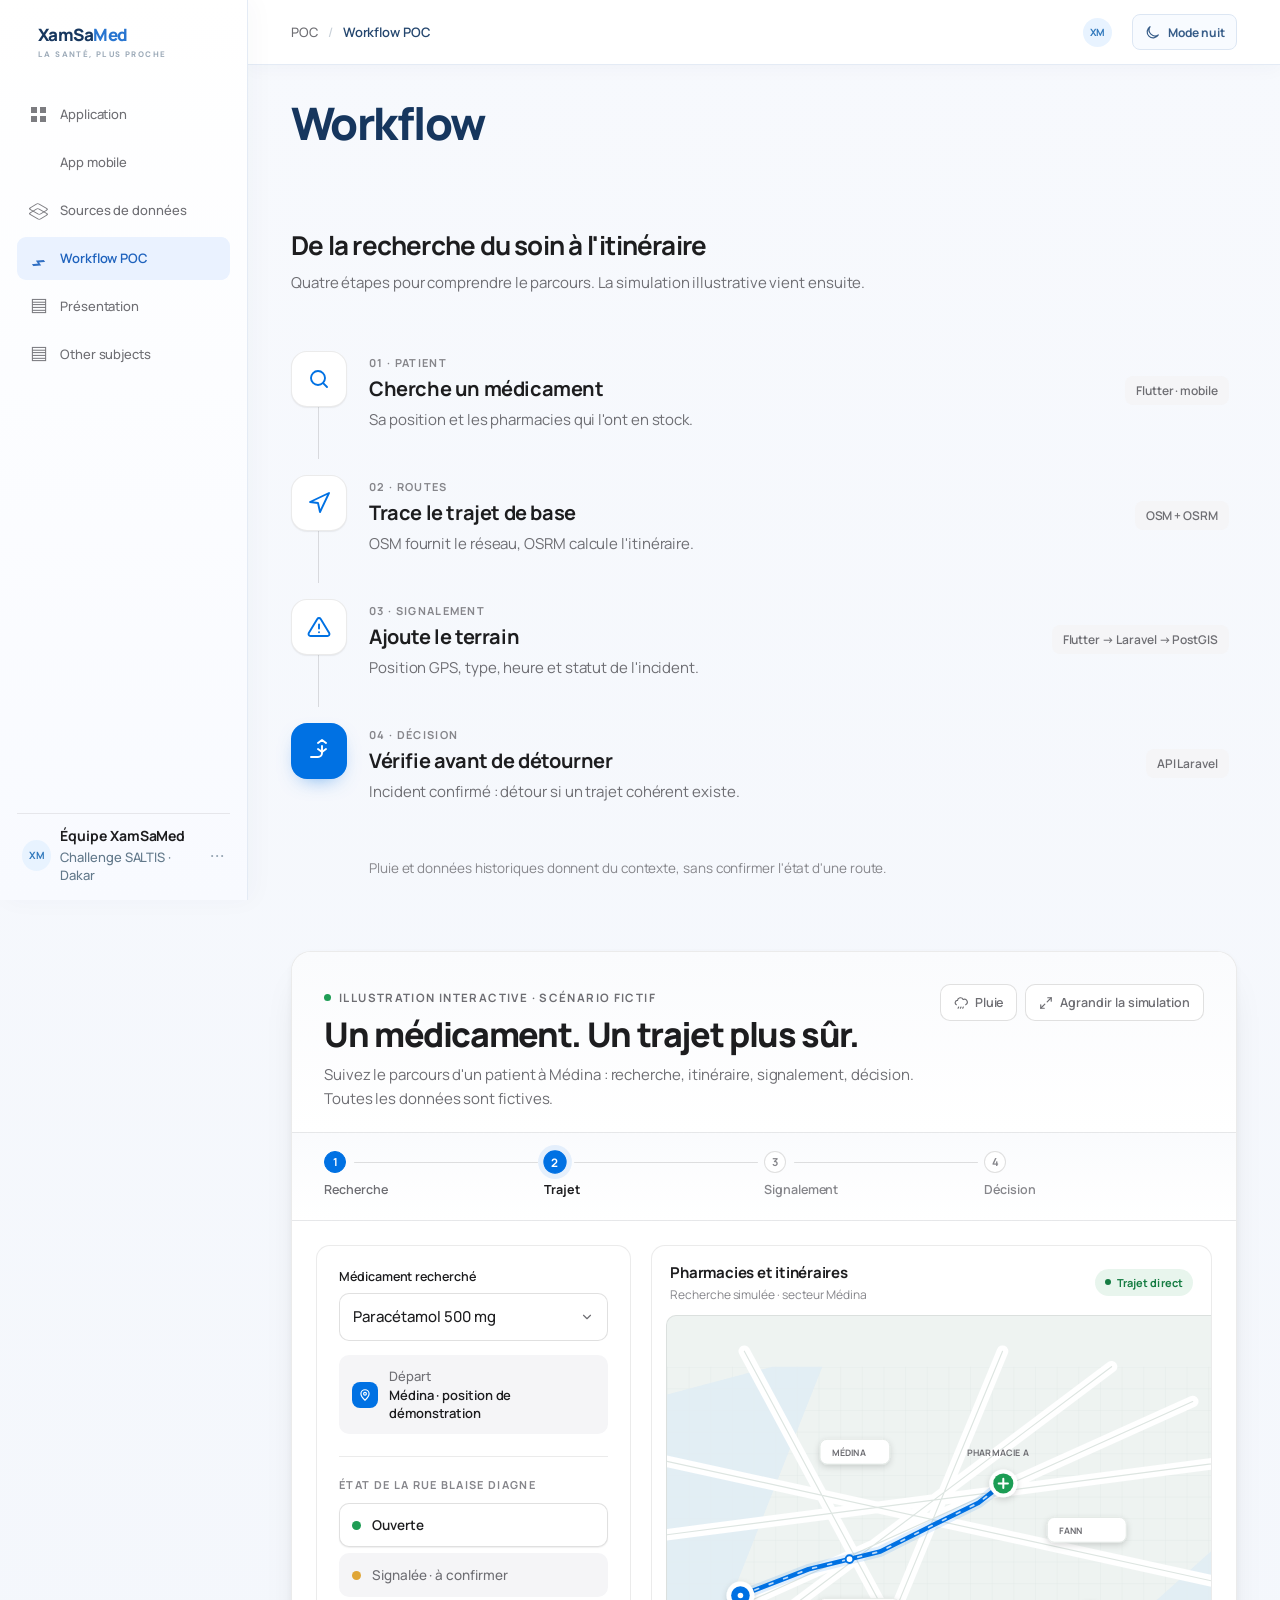
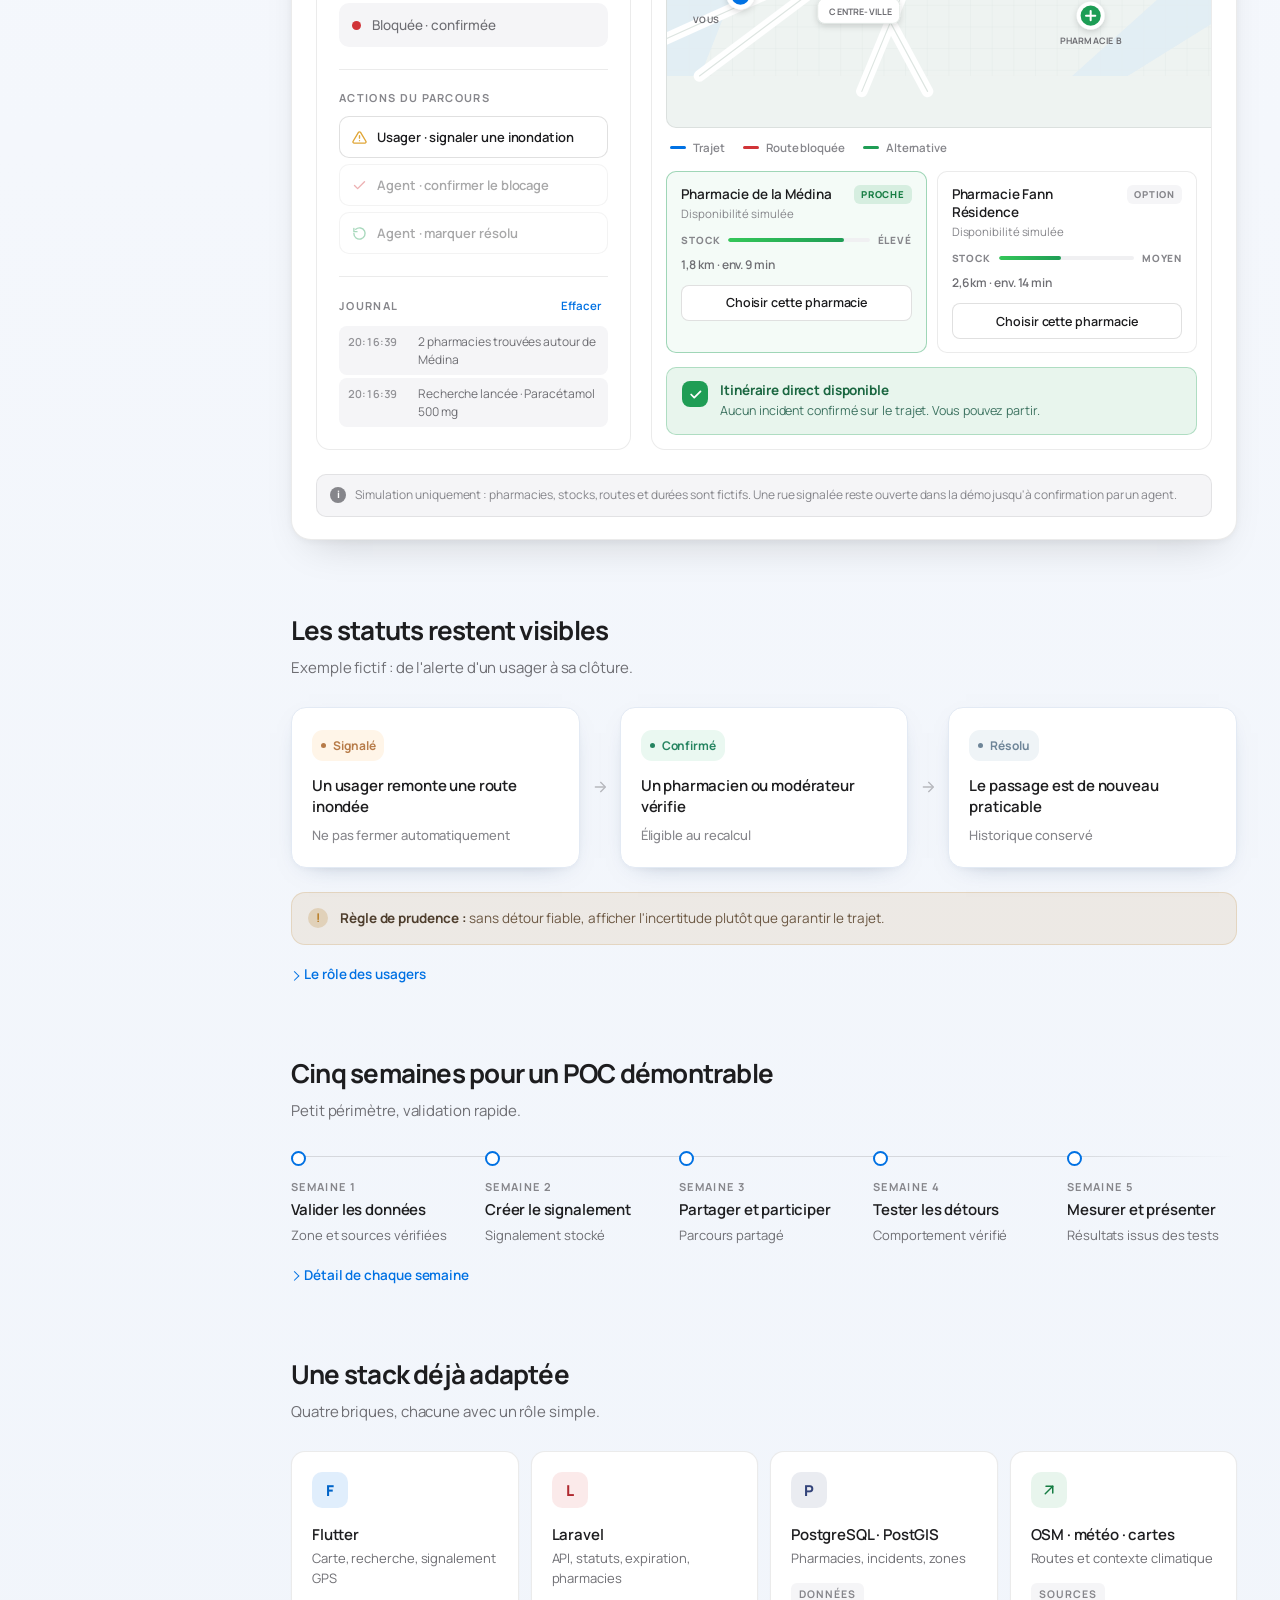
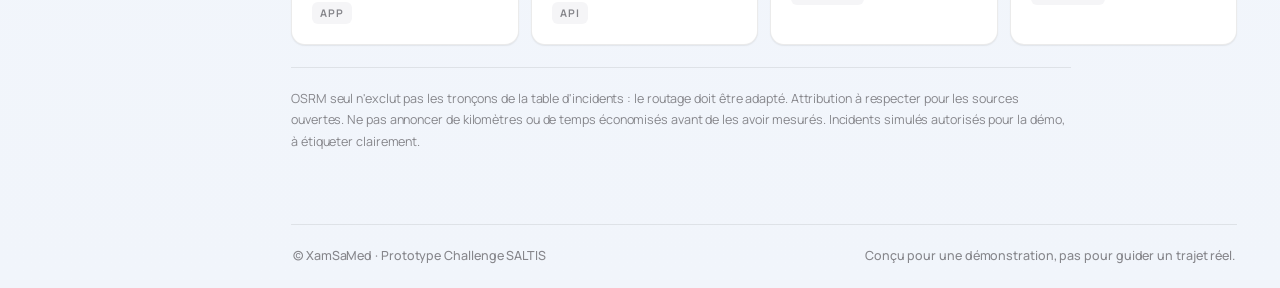
<file: workflow.html>
<!doctype html>
<html lang="fr">
<head>
  <meta charset="utf-8">
  <meta name="viewport" content="width=device-width, initial-scale=1">
  <meta name="theme-color" content="#fbfbfd">
  <meta name="description" content="Workflow de démonstration XamSaMed pour les signalements de routes inondées et les itinéraires vers une pharmacie accessible.">
  <title>XamSaMed — Workflow POC</title>
  <link rel="manifest" href="manifest.webmanifest">
  <link rel="icon" href="assets/xamsamed-icon.svg" type="image/svg+xml">
  <link rel="apple-touch-icon" href="assets/xamsamed-icon-180.png">
  <link rel="preconnect" href="https://fonts.googleapis.com">
  <link rel="preconnect" href="https://fonts.gstatic.com" crossorigin>
  <link href="https://fonts.googleapis.com/css2?family=DM+Sans:wght@400;500;600;700&family=Manrope:wght@400;500;600;700;800&display=swap" rel="stylesheet">
  <link rel="stylesheet" href="style.css">
  <link rel="stylesheet" href="style-upgrade.css">
  <style>
    /* ============================================================
       Design tokens — Apple-flavored
       ============================================================ */
    :root {
      --bg: #fbfbfd;
      --bg-elev: #ffffff;
      --ink: #1d1d1f;
      --ink-strong: #1d1d1f;
      --ink-2: #6e6e73;
      --ink-3: #86868b;
      --line: rgba(0, 0, 0, .08);
      --line-2: rgba(0, 0, 0, .12);
      --soft: #f5f5f7;
      --soft-2: #f0f0f2;
      --accent: #0071e3;
      --accent-deep: #0058b0;
      --accent-soft: rgba(0, 113, 227, .09);
      --success: #1f9d55;
      --success-soft: rgba(31, 157, 85, .1);
      --warn: #b7791f;
      --warn-soft: rgba(183, 121, 31, .1);
      --danger: #d13438;
      --danger-soft: rgba(209, 52, 56, .09);
      --radius-sm: 10px;
      --radius: 14px;
      --radius-lg: 20px;
      --shadow-1: 0 1px 2px rgba(0,0,0,.04), 0 1px 1px rgba(0,0,0,.03);
      --shadow-2: 0 6px 20px -8px rgba(0,0,0,.10), 0 1px 2px rgba(0,0,0,.04);
      --shadow-3: 0 20px 40px -20px rgba(0,0,0,.18), 0 2px 6px rgba(0,0,0,.04);
      --ease: cubic-bezier(.4, 0, .2, 1);
      --ease-out: cubic-bezier(.16, 1, .3, 1);
      --font: -apple-system, BlinkMacSystemFont, "SF Pro Text", "SF Pro Display",
              "Manrope", "DM Sans", system-ui, "Segoe UI", Roboto, sans-serif;
      --font-display: "Manrope", -apple-system, BlinkMacSystemFont,
                      "SF Pro Display", system-ui, sans-serif;
    }

    /* ============================================================
       Base + shell
       ============================================================ */
    html { -webkit-font-smoothing: antialiased; -moz-osx-font-smoothing: grayscale; }
    body {
      font-family: var(--font);
      color: var(--ink);
      background: var(--bg);
      letter-spacing: -.005em;
    }
    body * { box-sizing: border-box; }

    h1, h2, h3, h4 {
      font-family: var(--font-display);
      letter-spacing: -.025em;
      font-weight: 700;
    }

    /* Sidebar */
    .sidebar {
      background: rgba(251, 251, 253, .78);
      -webkit-backdrop-filter: saturate(180%) blur(20px);
      backdrop-filter: saturate(180%) blur(20px);
      border-right: 1px solid var(--line);
    }
    .nav-link {
      border-radius: 9px;
      color: var(--ink-2);
      font-weight: 500;
      transition: background .16s var(--ease), color .16s var(--ease);
    }
    .nav-link:hover { background: rgba(0, 0, 0, .045); color: var(--ink); }
    .nav-link.active {
      background: var(--accent-soft);
      color: var(--accent);
      font-weight: 600;
    }
    .brand-name { letter-spacing: -.03em; }
    .profile { border-top: 1px solid var(--line); }

    /* Topbar */
    .topbar {
      background: rgba(251, 251, 253, .82);
      -webkit-backdrop-filter: saturate(180%) blur(20px);
      backdrop-filter: saturate(180%) blur(20px);
      border-bottom: 1px solid var(--line);
    }
    .breadcrumb { color: var(--ink-2); font-weight: 500; }
    .breadcrumb strong { color: var(--ink); font-weight: 600; }

    /* Panels & buttons */
    .panel {
      background: var(--bg-elev);
      border: 1px solid var(--line);
      border-radius: var(--radius);
      box-shadow: var(--shadow-1);
    }
    .button {
      border-radius: 11px;
      font-weight: 600;
      letter-spacing: -.01em;
      transition: transform .18s var(--ease-out), box-shadow .18s var(--ease),
                  background .18s var(--ease), border-color .18s var(--ease);
    }
    .button-primary {
      background: var(--accent);
      color: #fff;
      box-shadow: 0 1px 2px rgba(0,0,0,.06), 0 8px 20px -12px rgba(0,113,227,.6);
    }
    .button-primary:hover {
      background: var(--accent-deep);
      transform: translateY(-1px);
      box-shadow: 0 1px 2px rgba(0,0,0,.06), 0 14px 28px -14px rgba(0,113,227,.7);
    }
    .button-primary:active { transform: translateY(0); }
    .button .arrow {
      display: inline-flex;
      width: 15px; height: 15px;
      transition: transform .2s var(--ease-out);
    }
    .button:hover .arrow { transform: translate(2px, -2px); }
    .button .arrow svg { width: 100%; height: 100%; }

    /* ============================================================
       Workflow — layout
       ============================================================ */
    .wf-content { max-width: 1060px; }

    .wf-intro { margin-bottom: 4px; }
    .wf-intro h1 { letter-spacing: -.035em; line-height: 1.06; }
    .wf-intro .lead { max-width: 620px; color: var(--ink-2); }
    .wf-caution {
      margin: 14px 0 0;
      padding-left: 12px;
      border-left: 2px solid var(--line-2);
      color: var(--ink-2);
      font-size: 14px;
      line-height: 1.6;
      max-width: 620px;
    }

    .wf-section { margin-top: 72px; }
    .wf-title {
      margin: 0 0 8px;
      font-size: 26px;
      font-weight: 700;
      letter-spacing: -.03em;
      color: var(--ink);
    }
    .wf-sub {
      margin: 0 0 28px;
      color: var(--ink-2);
      font-size: 15px;
      line-height: 1.55;
      max-width: 620px;
    }

    /* ---------- 1. Parcours ---------- */
    .wf-flow {
      list-style: none;
      margin: 0;
      padding: 6px 8px 6px 0;
      background: transparent;
      border: 0;
      box-shadow: none;
    }
    .wf-flow-item {
      position: relative;
      display: grid;
      grid-template-columns: 56px minmax(0, 1fr) auto;
      align-items: start;
      gap: 22px;
      padding: 22px 0;
    }
    .wf-flow-item:not(:last-child)::after {
      content: "";
      position: absolute;
      left: 27px;
      top: 78px;
      bottom: -6px;
      width: 1px;
      background: var(--line-2);
    }
    .wf-node {
      display: grid;
      place-items: center;
      width: 56px; height: 56px;
      border-radius: 16px;
      background: var(--bg-elev);
      border: 1px solid var(--line);
      color: var(--accent);
      box-shadow: var(--shadow-1);
      transition: transform .25s var(--ease-out), box-shadow .25s var(--ease);
    }
    .wf-node svg { width: 24px; height: 24px; }
    .wf-flow-item:hover .wf-node {
      transform: translateY(-2px);
      box-shadow: var(--shadow-2);
    }
    .wf-flow-item:last-child .wf-node {
      background: var(--accent);
      border-color: transparent;
      color: #fff;
      box-shadow: 0 8px 22px -12px rgba(0,113,227,.8);
    }
    .wf-flow-body { padding-top: 4px; }
    .wf-flow .step-label {
      display: block;
      margin: 0 0 6px;
      font-size: 11px;
      font-weight: 700;
      letter-spacing: .12em;
      text-transform: uppercase;
      color: var(--ink-3);
    }
    .wf-flow h3 {
      margin: 0 0 6px;
      font-size: 20px;
      line-height: 1.3;
      font-weight: 700;
      letter-spacing: -.02em;
      color: var(--ink);
    }
    .wf-flow p {
      margin: 0;
      max-width: 480px;
      color: var(--ink-2);
      font-size: 15px;
      line-height: 1.55;
    }
    .wf-flow .step-owner {
      align-self: center;
      padding: 6px 11px;
      border-radius: 8px;
      background: var(--soft);
      color: var(--ink-2);
      font-size: 12px;
      font-weight: 600;
      letter-spacing: -.005em;
      white-space: nowrap;
    }
    .wf-context {
      margin: 26px 0 0;
      padding-left: 78px;
      color: var(--ink-3);
      font-size: 13.5px;
      line-height: 1.6;
    }

    /* ---------- Statuts ---------- */
    .wf-statuses {
      display: grid;
      grid-template-columns: 1fr 20px 1fr 20px 1fr;
      align-items: stretch;
      gap: 10px;
    }
    .wf-status {
      padding: 22px 20px;
      transition: transform .22s var(--ease-out), box-shadow .22s var(--ease);
    }
    .wf-status:hover {
      transform: translateY(-2px);
      box-shadow: var(--shadow-2);
    }
    .wf-status strong {
      display: block;
      margin: 14px 0 6px;
      color: var(--ink);
      font-size: 15px;
      line-height: 1.4;
      font-weight: 600;
      letter-spacing: -.01em;
    }
    .wf-status span.wf-effect {
      display: inline-block;
      color: var(--ink-3);
      font-size: 13px;
      font-weight: 500;
    }
    .wf-arrow {
      display: grid;
      place-items: center;
      color: var(--ink-3);
      opacity: .55;
    }
    .wf-arrow svg { width: 16px; height: 16px; }

    .wf-rule {
      display: flex;
      gap: 12px;
      align-items: flex-start;
      margin: 24px 0 0;
      padding: 15px 16px;
      border-radius: var(--radius);
      background: var(--warn-soft);
      border: 1px solid rgba(183,121,31,.18);
      color: #6b5742;
      font-size: 13.5px;
      line-height: 1.55;
    }
    .wf-rule b {
      flex: 0 0 auto;
      display: grid;
      place-items: center;
      width: 20px; height: 20px;
      border-radius: 50%;
      background: rgba(183,121,31,.22);
      color: var(--warn);
      font-size: 12px;
      font-weight: 700;
    }
    .wf-rule strong { color: #4f3f2e; }

    .wf-more { margin-top: 16px; }
    .wf-more summary {
      width: fit-content;
      cursor: pointer;
      color: var(--accent);
      font-size: 13.5px;
      font-weight: 600;
      list-style: none;
      display: inline-flex;
      align-items: center;
      gap: 6px;
      transition: color .16s var(--ease);
    }
    .wf-more summary::-webkit-details-marker { display: none; }
    .wf-more summary::before {
      content: "";
      width: 6px; height: 6px;
      border-right: 1.5px solid currentColor;
      border-bottom: 1.5px solid currentColor;
      transform: rotate(-45deg) translate(-1px, 1px);
      transition: transform .2s var(--ease-out);
    }
    .wf-more[open] summary::before { transform: rotate(45deg) translate(-1px, -1px); }
    .wf-more summary:hover { color: var(--accent-deep); }
    .wf-more[open] summary { margin-bottom: 10px; }
    .wf-more p {
      margin: 0;
      max-width: 640px;
      color: var(--ink-2);
      font-size: 13.5px;
      line-height: 1.65;
    }
    .wf-more ol {
      display: grid;
      gap: 8px;
      margin: 0;
      padding-left: 20px;
      color: var(--ink-2);
      font-size: 13.5px;
      line-height: 1.6;
    }
    .wf-more ol strong { color: var(--ink); font-weight: 600; }

    /* ---------- Plan 5 semaines ---------- */
    .wf-timeline {
      display: grid;
      grid-template-columns: repeat(5, minmax(0, 1fr));
      gap: 24px;
    }
    .wf-week {
      position: relative;
      padding-top: 28px;
    }
    .wf-week::before {
      content: "";
      position: absolute;
      top: 5px;
      left: 0; right: -24px;
      height: 1px;
      background: var(--line-2);
    }
    .wf-week:last-child::before {
      right: 0;
      background: linear-gradient(90deg, var(--line-2), transparent);
    }
    .wf-week::after {
      content: "";
      position: absolute;
      top: 0; left: 0;
      width: 11px; height: 11px;
      border-radius: 50%;
      background: var(--bg-elev);
      border: 2px solid var(--accent);
      transition: transform .25s var(--ease-out);
    }
    .wf-week:hover::after { transform: scale(1.25); }
    .wf-week small {
      display: block;
      margin-bottom: 6px;
      color: var(--ink-3);
      font-size: 11px;
      font-weight: 700;
      letter-spacing: .12em;
      text-transform: uppercase;
    }
    .wf-week h3 {
      margin: 0 0 6px;
      font-size: 15px;
      line-height: 1.35;
      font-weight: 600;
      letter-spacing: -.01em;
      color: var(--ink);
    }
    .wf-week span {
      display: block;
      color: var(--ink-2);
      font-size: 13px;
      line-height: 1.5;
    }

    /* ---------- Stack ---------- */
    .wf-stack {
      display: grid;
      grid-template-columns: repeat(4, minmax(0, 1fr));
      gap: 12px;
    }
    .wf-tech {
      padding: 20px;
      border-radius: var(--radius);
      background: var(--bg-elev);
      border: 1px solid var(--line);
      box-shadow: var(--shadow-1);
      transition: transform .22s var(--ease-out), box-shadow .22s var(--ease),
                  border-color .22s var(--ease);
    }
    .wf-tech:hover {
      transform: translateY(-2px);
      border-color: var(--line-2);
      box-shadow: var(--shadow-2);
    }
    .wf-tech .tech-badge {
      display: grid;
      place-items: center;
      width: 36px; height: 36px;
      margin-bottom: 16px;
      border-radius: 10px;
      background: var(--soft);
      color: var(--ink);
      font-family: var(--font-display);
      font-size: 15px;
      font-weight: 800;
      letter-spacing: -.02em;
    }
    .wf-tech .tech-badge svg { width: 18px; height: 18px; }
    .wf-tech .flutter-badge { background: rgba(0,113,227,.12); color: #0064c8; }
    .wf-tech .laravel-badge { background: rgba(209,52,56,.1); color: #b02a30; }
    .wf-tech .postgres-badge { background: rgba(52,68,122,.1); color: #34447a; }
    .wf-tech .open-badge { background: rgba(31,157,85,.1); color: #157c42; }
    .wf-tech strong {
      display: block;
      color: var(--ink);
      font-size: 15px;
      font-weight: 600;
      letter-spacing: -.01em;
    }
    .wf-tech span.wf-tech-desc {
      display: block;
      margin-top: 4px;
      color: var(--ink-2);
      font-size: 13px;
      line-height: 1.5;
    }
    .wf-tech .tech-role {
      display: inline-block;
      margin-top: 14px;
      padding: 4px 8px;
      border-radius: 6px;
      background: var(--soft);
      color: var(--ink-3);
      font-size: 10.5px;
      font-weight: 700;
      letter-spacing: .1em;
      text-transform: uppercase;
    }
    .wf-notes {
      margin: 22px 0 0;
      padding-top: 20px;
      border-top: 1px solid var(--line);
      color: var(--ink-3);
      font-size: 12.5px;
      line-height: 1.7;
      max-width: 780px;
    }

    /* ============================================================
       Simulation patient
       ============================================================ */
    .patient-demo {
      overflow: hidden;
      border: 1px solid var(--line);
      border-radius: var(--radius-lg);
      background: var(--bg-elev);
      box-shadow: var(--shadow-3);
    }
    .patient-mobile-tabs { display: none; }
    .patient-mobile-next { display: none; }
    .patient-mobile-stage { display: contents; }
    .patient-demo-head {
      display: flex;
      align-items: flex-start;
      justify-content: space-between;
      gap: 20px;
      padding: 32px 32px 22px;
      border-bottom: 1px solid var(--line);
      background: linear-gradient(180deg, #fafbfd, #ffffff);
    }
    .patient-demo-kicker {
      display: inline-flex;
      align-items: center;
      gap: 8px;
      margin-bottom: 10px;
      color: var(--ink-2);
      font-size: 11.5px;
      font-weight: 700;
      letter-spacing: .12em;
      text-transform: uppercase;
    }
    .patient-demo-kicker::before {
      content: "";
      width: 7px; height: 7px;
      border-radius: 50%;
      background: var(--success);
      box-shadow: 0 0 0 0 rgba(31,157,85,.45);
      animation: pulse-dot 2.4s var(--ease) infinite;
    }
    @keyframes pulse-dot {
      0%   { box-shadow: 0 0 0 0 rgba(31,157,85,.45); }
      70%  { box-shadow: 0 0 0 8px rgba(31,157,85,0); }
      100% { box-shadow: 0 0 0 0 rgba(31,157,85,0); }
    }
    .patient-demo-head h3 {
      margin: 0;
      color: var(--ink);
      font-family: var(--font-display);
      font-size: clamp(24px, 3vw, 34px);
      font-weight: 800;
      line-height: 1.12;
      letter-spacing: -.04em;
      max-width: 720px;
    }
    .patient-demo-head p {
      max-width: 620px;
      margin: 10px 0 0;
      color: var(--ink-2);
      font-size: 15px;
      line-height: 1.55;
    }
    .patient-demo-tag {
      flex: 0 0 auto;
      display: inline-flex;
      align-items: center;
      gap: 7px;
      padding: 9px 13px;
      border: 1px solid var(--line-2);
      border-radius: 10px;
      color: var(--ink-2);
      background: var(--bg-elev);
      cursor: pointer;
      font: 600 12.5px var(--font);
      letter-spacing: -.005em;
      transition: background .16s var(--ease), border-color .16s var(--ease),
                  color .16s var(--ease), transform .16s var(--ease-out);
    }
    .patient-demo-tag:hover {
      color: var(--ink);
      border-color: var(--line-2);
      background: var(--soft);
      transform: translateY(-1px);
    }
    .patient-demo-tag svg { width: 14px; height: 14px; }

    .patient-demo-grid {
      display: grid;
      grid-template-columns: minmax(280px, .72fr) minmax(0, 1.28fr);
      gap: 20px;
      padding: 24px;
    }

    /* Panneau recherche */
    .patient-search-panel {
      padding: 22px;
      border: 1px solid var(--line);
      border-radius: var(--radius);
      background: var(--bg-elev);
    }
    .patient-search-panel label {
      display: block;
      margin: 0 0 8px;
      color: var(--ink);
      font-size: 12.5px;
      font-weight: 600;
      letter-spacing: -.005em;
    }
    .patient-search-panel select {
      width: 100%;
      min-height: 48px;
      padding: 0 38px 0 13px;
      border: 1px solid var(--line-2);
      border-radius: var(--radius-sm);
      color: var(--ink);
      background: var(--bg-elev) url("data:image/svg+xml;utf8,<svg xmlns='http://www.w3.org/2000/svg' viewBox='0 0 24 24' fill='none' stroke='%236e6e73' stroke-width='2' stroke-linecap='round' stroke-linejoin='round'><path d='m6 9 6 6 6-6'/></svg>") no-repeat right 13px center/14px 14px;
      font: 500 15px var(--font);
      appearance: none;
      -webkit-appearance: none;
      transition: border-color .16s var(--ease), box-shadow .16s var(--ease);
    }
    .patient-search-panel select:hover { border-color: #b6b6bb; }
    .patient-search-panel select:focus-visible {
      outline: none;
      border-color: var(--accent);
      box-shadow: 0 0 0 4px var(--accent-soft);
    }
    .patient-location-chip {
      display: flex;
      align-items: center;
      gap: 11px;
      margin: 14px 0 18px;
      padding: 12px 13px;
      border-radius: var(--radius-sm);
      color: var(--ink-2);
      background: var(--soft);
      font-size: 13px;
      font-weight: 500;
      line-height: 1.4;
    }
    .patient-location-chip i {
      display: grid;
      place-items: center;
      width: 26px; height: 26px;
      flex: 0 0 auto;
      border-radius: 8px;
      color: #fff;
      background: var(--accent);
      font-style: normal;
    }
    .patient-location-chip i svg { width: 14px; height: 14px; }
    .patient-location-chip strong {
      display: block;
      margin-top: 1px;
      color: var(--ink);
      font-weight: 600;
    }
    .patient-search-panel .patient-simulate {
      display: flex;
      align-items: center;
      justify-content: center;
      gap: 9px;
      width: 100%;
      min-height: 48px;
      border: 0;
      border-radius: var(--radius-sm);
      color: #fff;
      background: var(--accent);
      cursor: pointer;
      font: 600 15px var(--font);
      letter-spacing: -.005em;
      transition: background .16s var(--ease), transform .16s var(--ease-out),
                  box-shadow .16s var(--ease);
      box-shadow: 0 1px 2px rgba(0,0,0,.06), 0 8px 20px -12px rgba(0,113,227,.6);
    }
    .patient-search-panel .patient-simulate:hover {
      background: var(--accent-deep);
      transform: translateY(-1px);
      box-shadow: 0 1px 2px rgba(0,0,0,.06), 0 14px 28px -14px rgba(0,113,227,.7);
    }
    .patient-search-panel .patient-simulate:active { transform: translateY(0); }
    .patient-search-panel .patient-simulate svg { width: 15px; height: 15px; }
    .patient-search-panel .patient-simulate:focus-visible,
    .patient-mode-button:focus-visible { outline: 3px solid rgba(0,113,227,.35); outline-offset: 2px; }

    .patient-scenario {
      margin-top: 22px;
      padding-top: 20px;
      border-top: 1px solid var(--line);
    }
    .patient-scenario-label {
      display: block;
      margin-bottom: 11px;
      color: var(--ink-3);
      font-size: 11px;
      font-weight: 700;
      letter-spacing: .12em;
      text-transform: uppercase;
    }
    .patient-mode-buttons { display: grid; gap: 6px; }
    .patient-mode-button {
      display: flex;
      align-items: center;
      gap: 11px;
      min-height: 44px;
      padding: 9px 12px;
      border: 1px solid transparent;
      border-radius: var(--radius-sm);
      color: var(--ink-2);
      background: var(--soft);
      cursor: pointer;
      text-align: left;
      font: 500 13.5px var(--font);
      letter-spacing: -.005em;
      transition: background .16s var(--ease), color .16s var(--ease),
                  border-color .16s var(--ease);
    }
    .patient-mode-button:hover { background: var(--soft-2); color: var(--ink); }
    .patient-mode-button[aria-pressed="true"] {
      background: var(--bg-elev);
      border-color: var(--line-2);
      color: var(--ink);
      font-weight: 600;
      box-shadow: var(--shadow-1);
    }
    .patient-mode-dot {
      width: 9px; height: 9px;
      flex: 0 0 auto;
      border-radius: 50%;
      background: var(--success);
    }
    .patient-mode-dot.reported { background: #e0a637; }
    .patient-mode-dot.blocked { background: var(--danger); }

    /* Panneau carte */
    .patient-map-panel {
      display: flex;
      flex-direction: column;
      min-width: 0;
      overflow: hidden;
      border: 1px solid var(--line);
      border-radius: var(--radius);
      background: var(--bg-elev);
    }
    .patient-map-top {
      display: flex;
      align-items: center;
      justify-content: space-between;
      gap: 12px;
      padding: 16px 18px 12px;
    }
    .patient-map-top strong {
      display: block;
      color: var(--ink);
      font-family: var(--font-display);
      font-size: 15px;
      font-weight: 700;
      letter-spacing: -.015em;
    }
    .patient-map-top span {
      display: block;
      margin-top: 3px;
      color: var(--ink-3);
      font-size: 12px;
    }
    .patient-map-state {
      display: inline-flex !important;
      align-items: center;
      gap: 6px;
      margin: 0 !important;
      padding: 6px 10px;
      border-radius: 999px;
      color: #157c42 !important;
      background: var(--success-soft);
      font-size: 11px !important;
      font-weight: 700;
      letter-spacing: .01em;
      white-space: nowrap;
      transition: background .25s var(--ease), color .25s var(--ease);
    }
    .patient-map-state::before {
      content: "";
      width: 6px; height: 6px;
      border-radius: 50%;
      background: currentColor;
    }
    .patient-map-state.is-reported { color: #92651e !important; background: var(--warn-soft); }
    .patient-map-state.is-blocked { color: #b02a30 !important; background: var(--danger-soft); }

    .patient-map-canvas {
      position: relative;
      flex: 1;
      width: 100%;
      margin: 0 14px;
      overflow: hidden;
      border: 1px solid var(--line);
      border-radius: var(--radius-sm);
      background: #eef3f1;
      aspect-ratio: 720 / 400;
      min-height: 0;
    }
    .patient-map-svg {
      display: block;
      width: 100%;
      height: 100%;
    }
    .patient-map-svg .map-blocked,
    .patient-map-svg .map-detour,
    .patient-map-svg .map-alert-symbol {
      opacity: 0;
      transition: opacity .3s var(--ease);
    }
    .patient-demo[data-route="clear"] .patient-map-svg .route-direct { opacity: 1; }
    .patient-demo[data-route="reported"] .patient-map-svg .route-direct { opacity: .78; }
    .patient-demo[data-route="reported"] .patient-map-svg .map-alert-symbol { opacity: 1; }
    .patient-demo[data-route="blocked"] .patient-map-svg .route-direct { opacity: .12; }
    .patient-demo .patient-map-svg .route-to-b { opacity: 0; }
    .patient-demo[data-target="b"] .patient-map-svg .route-direct { opacity: 0; }
    .patient-demo[data-target="b"] .patient-map-svg .route-to-b { opacity: 1; }
    .patient-demo[data-route="reported"][data-target="b"] .patient-map-svg .route-to-b { opacity: .78; }
    .patient-demo[data-route="blocked"][data-target="b"] .patient-map-svg .route-to-b { opacity: 0; }
    .patient-demo[data-route="blocked"] .patient-map-svg .map-blocked,
    .patient-demo[data-route="blocked"] .patient-map-svg .map-detour,
    .patient-demo[data-route="blocked"] .patient-map-svg .map-alert-symbol { opacity: 1; }
    .patient-demo[data-route="blocked"][data-alternative="false"] .patient-map-svg .map-detour { opacity: 0; }

    .patient-map-legend {
      display: flex;
      flex-wrap: wrap;
      gap: 8px 18px;
      padding: 12px 18px 6px;
      color: var(--ink-3);
      font-size: 11.5px;
      font-weight: 600;
    }
    .patient-map-legend span { display: inline-flex; align-items: center; gap: 7px; }
    .patient-map-legend i {
      width: 16px; height: 3px;
      border-radius: 3px;
      background: var(--accent);
    }
    .patient-map-legend .legend-blocked { background: var(--danger); }
    .patient-map-legend .legend-alternative { background: var(--success); }

    .patient-results {
      display: grid;
      grid-template-columns: repeat(2, minmax(0, 1fr));
      gap: 10px;
      padding: 10px 14px 14px;
    }
    .patient-result-card {
      display: flex;
      flex-direction: column;
      min-width: 0;
      padding: 13px 14px;
      border: 1px solid var(--line);
      border-radius: var(--radius-sm);
      background: var(--bg-elev);
      transition: border-color .2s var(--ease), background .2s var(--ease),
                  transform .2s var(--ease-out);
    }
    .patient-result-card:hover { transform: translateY(-1px); border-color: var(--line-2); }
    .patient-result-card.is-recommended {
      border-color: rgba(31,157,85,.4);
      background: #f4fbf7;
    }
    .patient-result-head {
      display: flex;
      align-items: flex-start;
      justify-content: space-between;
      gap: 8px;
    }
    .patient-result-card strong {
      display: block;
      color: var(--ink);
      font-size: 13.5px;
      font-weight: 600;
      line-height: 1.35;
      letter-spacing: -.01em;
    }
    .patient-result-card small {
      display: block;
      margin-top: 3px;
      color: var(--ink-3);
      font-size: 11.5px;
      line-height: 1.4;
    }
    .patient-result-card .result-badge {
      flex: 0 0 auto;
      margin: 0;
      padding: 3px 7px;
      border-radius: 6px;
      color: var(--ink-3);
      background: var(--soft);
      font-size: 9.5px;
      font-weight: 800;
      letter-spacing: .08em;
    }
    .patient-result-card.is-recommended .result-badge {
      color: #157c42;
      background: rgba(31,157,85,.14);
    }
    .patient-result-card .result-route {
      display: block;
      margin-top: 9px;
      color: var(--ink-2);
      font-size: 12px;
      font-weight: 600;
    }
    .patient-result-card .result-route.alternative { color: #157c42; }

    .patient-result-card .patient-choose-pharmacy {
      width: 100%;
      min-height: 36px;
      margin-top: 12px;
      border: 1px solid var(--line-2);
      border-radius: 8px;
      color: var(--ink);
      background: var(--bg-elev);
      cursor: pointer;
      font: 600 12.5px var(--font);
      letter-spacing: -.005em;
      transition: background .16s var(--ease), border-color .16s var(--ease),
                  color .16s var(--ease);
    }
    .patient-result-card .patient-choose-pharmacy:hover:not(:disabled) {
      background: var(--soft);
      border-color: #b6b6bb;
    }
    .patient-result-card .patient-choose-pharmacy:disabled {
      color: var(--ink-3);
      border-color: var(--line);
      background: var(--soft);
      cursor: not-allowed;
    }
    .patient-demo[data-route="blocked"] .patient-result-card[data-pharmacy="a"] .patient-choose-pharmacy:disabled {
      color: #b02a30;
      border-color: rgba(209,52,56,.25);
      background: var(--danger-soft);
    }

    .patient-decision {
      display: flex;
      align-items: flex-start;
      gap: 12px;
      margin: 0 14px 14px;
      padding: 13px 15px;
      border: 1px solid rgba(31,157,85,.28);
      border-radius: var(--radius-sm);
      color: #2f5d47;
      background: var(--success-soft);
      transition: background .3s var(--ease), border-color .3s var(--ease);
    }
    .patient-decision-icon {
      display: grid;
      place-items: center;
      width: 26px; height: 26px;
      flex: 0 0 auto;
      border-radius: 8px;
      color: #fff;
      background: var(--success);
    }
    .patient-decision-icon svg { width: 15px; height: 15px; }
    .patient-decision strong {
      display: block;
      color: #1b6741;
      font-size: 13.5px;
      font-weight: 700;
      letter-spacing: -.01em;
      line-height: 1.35;
    }
    .patient-decision p {
      margin: 3px 0 0;
      color: #3e7361;
      font-size: 12.5px;
      line-height: 1.5;
    }
    .patient-decision.is-caution {
      border-color: rgba(183,121,31,.3);
      color: #79633c;
      background: var(--warn-soft);
    }
    .patient-decision.is-caution .patient-decision-icon { background: #c9903a; }
    .patient-decision.is-caution strong { color: #7a5416; }
    .patient-decision.is-blocked {
      border-color: rgba(209,52,56,.28);
      color: #754e51;
      background: var(--danger-soft);
    }
    .patient-decision.is-blocked .patient-decision-icon { background: var(--danger); }
    .patient-decision.is-blocked strong { color: #a02a30; }

    .patient-disclaimer {
      display: flex;
      gap: 9px;
      align-items: flex-start;
      margin: 0 24px 22px;
      padding: 11px 13px;
      border: 1px solid var(--line);
      border-radius: var(--radius-sm);
      color: var(--ink-3);
      background: var(--soft);
      font-size: 12px;
      line-height: 1.55;
    }
    .patient-disclaimer b {
      flex: 0 0 auto;
      display: grid;
      place-items: center;
      width: 16px; height: 16px;
      margin-top: 1px;
      border-radius: 50%;
      color: #fff;
      background: var(--ink-3);
      font-size: 10px;
      font-weight: 800;
    }

    /* Footer */
    .page-footer {
      display: flex;
      justify-content: space-between;
      gap: 16px;
      margin-top: 72px;
      padding-top: 22px;
      border-top: 1px solid var(--line);
      color: var(--ink-3);
      font-size: 12.5px;
    }

    /* ============================================================
       Focus mode
       ============================================================ */
    body.patient-focus-mode { overflow: hidden; background: #eef2f5; }
    body.patient-focus-mode .sidebar,
    body.patient-focus-mode .topbar { display: none; }
    body.patient-focus-mode .main-area { width: 100%; height: 100vh; min-height: 100vh; margin: 0; }
    body.patient-focus-mode .wf-content {
      width: 100%; max-width: none; height: 100vh;
      padding: 0; overflow: hidden;
    }
    body.patient-focus-mode .wf-content > :not(.patient-demo) { display: none; }
    body.patient-focus-mode .patient-demo {
      position: fixed;
      z-index: 30;
      inset: 0;
      display: grid;
      grid-template-rows: auto minmax(0, 1fr) auto;
      gap: 0;
      margin: 0;
      overflow: auto;
      border: 0;
      border-radius: 0;
      background: #eef2f5;
      box-shadow: none;
    }
    body.patient-focus-mode .patient-demo-head {
      align-items: center;
      max-width: 1600px; width: 100%;
      margin: 0 auto;
      padding: 15px 28px 10px;
      border-bottom: 1px solid var(--line);
      background: #fff;
    }
    body.patient-focus-mode .patient-demo-head h3 { font-size: clamp(26px, 2.6vw, 36px); }
    body.patient-focus-mode .patient-demo-head p { font-size: 14.5px; }
    body.patient-focus-mode .patient-demo-grid {
      width: 100%; max-width: 1600px; height: 100%;
      min-height: 0; align-items: stretch;
      grid-template-columns: minmax(310px, .66fr) minmax(0, 1.34fr);
      margin: 0 auto;
      padding: 16px 28px 12px;
    }
    body.patient-focus-mode .patient-search-panel { align-self: stretch; padding: 24px; }
    body.patient-focus-mode .patient-map-panel {
      display: grid;
      grid-template-rows: auto auto auto auto auto;
      height: 100%;
      min-height: 0;
    }
    body.patient-focus-mode .patient-map-canvas {
      height: auto;
      min-height: 0;
      margin: 0 14px;
      align-self: start;
    }
    body.patient-focus-mode .patient-map-svg { min-height: 0; }
    body.patient-focus-mode .patient-map-top { padding: 12px 18px 9px; }
    body.patient-focus-mode .patient-map-top strong { font-size: 18px; }
    body.patient-focus-mode .patient-map-top span { font-size: 13px; }
    body.patient-focus-mode .patient-map-state { font-size: 12px !important; }
    body.patient-focus-mode .patient-map-legend { padding-top: 8px; padding-bottom: 8px; }
    body.patient-focus-mode .patient-results { gap: 8px; padding: 0 12px 12px; }
    body.patient-focus-mode .patient-result-card { padding: 11px 12px; }
    body.patient-focus-mode .patient-result-card strong { font-size: 14px; }
    body.patient-focus-mode .patient-result-card small,
    body.patient-focus-mode .patient-result-card .result-route { font-size: 12.5px; }
    body.patient-focus-mode .patient-result-card .patient-choose-pharmacy { min-height: 34px; margin-top: 8px; }
    body.patient-focus-mode .patient-decision { gap: 10px; margin: 0 12px 12px; padding: 10px 12px; }
    body.patient-focus-mode .patient-decision strong { font-size: 13px; }
    body.patient-focus-mode .patient-decision p { margin-top: 2px; font-size: 12px; }
    body.patient-focus-mode .patient-disclaimer {
      width: calc(100% - 56px); max-width: 1544px;
      margin: 0 auto 12px; padding: 9px 12px; font-size: 11.5px;
    }

    /* ============================================================
       Dark mode
       ============================================================ */
    body.theme-dark {
      --bg: #142337;
      --bg-elev: #1b2e43;
      --ink: #e2edf6;
      --ink-strong: #e2edf6;
      --ink-2: #b2c4d3;
      --ink-3: #9bb0c1;
      --line: #30465b;
      --line-2: #405a72;
      --soft: #203950;
      --soft-2: #294762;
      --accent: #78b7ee;
      --accent-deep: #5e9fd7;
      --accent-soft: rgba(120,183,238,.16);
      --success: #54c69b;
      --success-soft: rgba(84,198,155,.14);
      --warn: #e4c99e;
      --warn-soft: rgba(228,201,158,.12);
      --danger: #ff8987;
      --danger-soft: rgba(255,137,135,.14);
      --shadow-1: 0 1px 2px rgba(0,0,0,.18);
      --shadow-2: 0 8px 24px -12px rgba(0,0,0,.3);
      --shadow-3: 0 24px 48px -24px rgba(0,0,0,.38);
    }
    body.theme-dark .sidebar,
    body.theme-dark .topbar { background: rgba(27,46,67,.9); }
    body.theme-dark .wf-flow-item:not(:last-child)::after { background: var(--line-2); }
    body.theme-dark .wf-node { background: var(--bg-elev); border-color: var(--line-2); }
    body.theme-dark .wf-flow-item:last-child .wf-node { background: var(--accent); }
    body.theme-dark .wf-rule { color: #e0d0b5; background: var(--warn-soft); border-color: rgba(255,214,10,.2); }
    body.theme-dark .wf-rule strong { color: #f7e8c6; }
    body.theme-dark .patient-demo-head { background: linear-gradient(180deg, #203950, #1b2e43); }
    body.theme-dark .patient-map-canvas { background: #203950; }
    body.theme-dark .patient-result-card.is-recommended {
      border-color: rgba(48,209,88,.4);
      background: rgba(48,209,88,.08);
    }
    body.theme-dark .patient-result-card.is-recommended .result-badge {
      color: #a4e7b3;
      background: rgba(48,209,88,.2);
    }
    body.theme-dark .patient-decision { color: #b8e7c8; border-color: rgba(48,209,88,.3); background: var(--success-soft); }
    body.theme-dark .patient-decision strong { color: #a4e7b3; }
    body.theme-dark .patient-decision p { color: #b9d8c4; }
    body.theme-dark .patient-decision.is-caution { color: #e6d7a8; border-color: rgba(255,214,10,.3); background: var(--warn-soft); }
    body.theme-dark .patient-decision.is-caution strong { color: #f7e8c6; }
    body.theme-dark .patient-decision.is-blocked { color: #f3c7c5; border-color: rgba(255,69,58,.35); background: var(--danger-soft); }
    body.theme-dark .patient-decision.is-blocked strong { color: #ffb1ab; }
    body.theme-dark.patient-focus-mode,
    body.theme-dark.patient-focus-mode .patient-demo { background: #142337; }
    body.theme-dark.patient-focus-mode .patient-demo-head { background: #1b2e43; }

    /* ============================================================
       Responsive
       ============================================================ */
    @media (max-width: 1000px) {
      .wf-stack { grid-template-columns: repeat(2, minmax(0, 1fr)); }
      .wf-timeline { grid-template-columns: repeat(3, minmax(0, 1fr)); row-gap: 40px; }
      .wf-week::before { right: -24px; }
    }
    @media (max-width: 900px) {
      .wf-statuses { grid-template-columns: minmax(0, 1fr); gap: 10px; }
      .wf-arrow { transform: rotate(90deg); padding: 4px 0; }
      .patient-demo-grid { grid-template-columns: 1fr; gap: 14px; padding: 18px; }
      .patient-disclaimer { margin: 0 18px 18px; }
    }
    @media (max-width: 760px) {
      .wf-section { margin-top: 56px; }
      .wf-flow { padding: 0; }
      .wf-flow-item { grid-template-columns: 48px minmax(0, 1fr); gap: 16px; padding: 20px 0; }
      .wf-flow-item:not(:last-child)::after { left: 23px; top: 66px; bottom: -6px; }
      .wf-node { width: 48px; height: 48px; border-radius: 14px; }
      .wf-node svg { width: 20px; height: 20px; }
      .wf-flow h3 { font-size: 18px; }
      .wf-flow p { font-size: 14.5px; }
      .wf-flow .step-owner { grid-column: 2; justify-self: start; margin-top: 4px; }
      .wf-context { padding-left: 64px; }
    }
    @media (max-width: 600px) {
      .wf-timeline { grid-template-columns: minmax(0, 1fr); gap: 22px; padding-left: 4px; }
      .wf-week { padding: 0 0 0 26px; }
      .wf-week::before { top: 12px; bottom: -22px; left: 5px; right: auto; width: 1px; height: auto; }
      .wf-week:last-child::before { display: none; }
      .wf-week::after { top: 0; left: 0; }
      .wf-stack { grid-template-columns: minmax(0, 1fr); }
      .wf-context { padding-left: 0; }

      .patient-demo-head { flex-direction: row; align-items: flex-start; padding: 22px 18px 16px; gap: 12px; }
      .patient-demo-head h3 { font-size: 22px; }
      .patient-demo-head p { font-size: 13.5px; }
      .patient-demo-tag { padding: 8px; }
      .patient-demo-tag .patient-focus-label { display: none; }
      .patient-journey { display: none; }
      .patient-mobile-tabs {
        display: grid;
        grid-template-columns: repeat(4, minmax(0, 1fr));
        gap: 4px;
        padding: 10px 10px 0;
        border-bottom: 1px solid var(--line);
        background: var(--bg-elev);
      }
      .patient-mobile-tab {
        display: grid;
        justify-items: center;
        align-content: start;
        gap: 6px;
        min-width: 0;
        min-height: 63px;
        padding: 3px 2px 10px;
        border: 0;
        border-bottom: 2px solid transparent;
        color: var(--ink-3);
        background: transparent;
        cursor: pointer;
        font: 700 10px/1.2 var(--font);
        text-align: center;
        transition: color .16s var(--ease), border-color .16s var(--ease);
      }
      .patient-mobile-tab span {
        display: grid;
        place-items: center;
        width: 24px;
        height: 24px;
        border: 1px solid var(--line-2);
        border-radius: 50%;
        color: var(--ink-2);
        background: var(--soft);
        font-size: 11px;
        transition: color .16s var(--ease), background .16s var(--ease), border-color .16s var(--ease);
      }
      .patient-mobile-tab[aria-selected="true"] {
        border-bottom-color: var(--accent);
        color: var(--accent);
      }
      .patient-mobile-tab[aria-selected="true"] span {
        border-color: var(--accent);
        color: #fff;
        background: var(--accent);
      }
      .patient-mobile-tab:focus-visible { outline: 2px solid var(--accent); outline-offset: -2px; }
      .patient-demo-grid { grid-template-columns: minmax(0, 1fr); gap: 10px; padding: 12px; }
      .patient-search-panel,
      .patient-map-panel { min-width: 0; padding: 15px; }
      .patient-demo-grid > .patient-search-panel,
      .patient-demo-grid > .patient-map-panel { display: none; }
      .patient-mobile-stage { display: none; }
      .patient-demo-grid[data-mobile-step="1"] .patient-search-panel,
      .patient-demo-grid[data-mobile-step="2"] .patient-search-panel,
      .patient-demo-grid[data-mobile-step="2"] .patient-map-panel,
      .patient-demo-grid[data-mobile-step="3"] .patient-search-panel,
      .patient-demo-grid[data-mobile-step="4"] .patient-map-panel { display: block; }
      .patient-demo-grid[data-mobile-step="1"] .patient-mobile-search,
      .patient-demo-grid[data-mobile-step="2"] .patient-mobile-route,
      .patient-demo-grid[data-mobile-step="2"] .patient-mobile-map,
      .patient-demo-grid[data-mobile-step="3"] .patient-mobile-report,
      .patient-demo-grid[data-mobile-step="4"] .patient-mobile-decision {
        display: flex;
        flex-direction: column;
        gap: 12px;
      }
      .patient-demo-grid[data-mobile-step="1"] .patient-search-panel,
      .patient-demo-grid[data-mobile-step="3"] .patient-search-panel,
      .patient-demo-grid[data-mobile-step="4"] .patient-map-panel { align-self: start; }
      .patient-mobile-search .patient-location-chip { margin: 5px 0 0; }
      .patient-mobile-next {
        display: flex;
        align-items: center;
        justify-content: center;
        gap: 8px;
        width: 100%;
        min-height: 43px;
        padding: 9px 12px;
        border: 0;
        border-radius: 10px;
        color: #fff;
        background: linear-gradient(135deg, #2879df, #175bb8);
        cursor: pointer;
        font: 700 13px var(--font);
      }
      .patient-mobile-next svg { width: 16px; height: 16px; }
      .patient-mobile-next:focus-visible { outline: 3px solid var(--accent-soft); outline-offset: 2px; }
      body.theme-dark .patient-mobile-next { background: linear-gradient(135deg, #347ad1, #2463ad); }
      .patient-mobile-route .patient-scenario { margin-top: 0; padding-top: 0; border-top: 0; }
      .patient-mobile-route .patient-mode-button { min-height: 46px; }
      .patient-mobile-report .patient-actions,
      .patient-mobile-report .patient-journal { margin-top: 0; padding-top: 0; border-top: 0; }
      .patient-map-top { flex-direction: column; align-items: flex-start; gap: 8px; }
      .patient-map-canvas { width: 100%; min-height: 0; margin: 0; aspect-ratio: 720 / 400; }
      .patient-map-svg { min-height: 0; }
      .patient-demo-grid[data-mobile-step="4"] .patient-mobile-decision { gap: 10px; }
      .patient-demo-grid[data-mobile-step="4"] .patient-map-top { flex-direction: row; align-items: center; }
      .patient-demo-grid[data-mobile-step="4"] .patient-map-canvas,
      .patient-demo-grid[data-mobile-step="4"] .patient-map-legend { display: none; }
      .patient-demo-grid[data-mobile-step="4"] .patient-results { grid-template-columns: minmax(0, 1fr); padding: 0; }
      .patient-demo-grid[data-mobile-step="4"] .patient-decision { margin: 0; }
      .patient-results { grid-template-columns: 1fr; }
      .patient-disclaimer { margin: 0 14px 14px; }
      .page-footer { flex-direction: column; gap: 6px; }
    }
    @media (max-width: 600px) {
      body.patient-focus-mode .patient-demo { grid-template-rows: auto auto minmax(0, 1fr) auto; }
      body.patient-focus-mode .patient-demo-grid { overflow-y: auto; min-height: 0; }
      body.patient-focus-mode .patient-mobile-tabs { max-width: 1600px; width: 100%; margin: 0 auto; }
    }
    @media (prefers-reduced-motion: reduce) {
      *, *::before, *::after {
        animation-duration: .001ms !important;
        transition-duration: .001ms !important;
      }
    }
  </style>
  <script src="theme.js" defer></script>
</head>
<body>
  <div class="app-shell">
    <aside class="sidebar">
      <a class="brand" href="index.html" aria-label="XamSaMed, accueil"><span class="brand-mark" aria-hidden="true"><span></span><span></span></span><span class="brand-name">XamSa<span>Med</span><small>LA SANTÉ, PLUS PROCHE</small></span></a>
      <nav class="side-nav" aria-label="Navigation principale">
        <a class="nav-link" href="index.html"><span class="nav-icon icon-grid"></span>Application</a>
        <a class="nav-link" href="mobile.html"><span class="nav-icon icon-mobile"></span>App mobile</a>
        <a class="nav-link" href="sources.html"><span class="nav-icon icon-layers"></span>Sources de données</a>
        <a class="nav-link active" href="workflow.html" aria-current="page"><span class="nav-icon icon-route"></span>Workflow POC</a>
        <a class="nav-link" href="presentation.html"><span class="nav-icon icon-meeting"></span>Présentation</a>
        <a class="nav-link" href="presentation/index.html"><span class="nav-icon icon-meeting"></span>Other subjects</a>
      </nav>
      <div class="sidebar-spacer"></div>
      <div class="profile"><div class="avatar">XM</div><div><strong>Équipe XamSaMed</strong><span>Challenge SALTIS · Dakar</span></div><span class="profile-menu">···</span></div>
    </aside>

    <main class="main-area">
      <header class="topbar">
        <div class="breadcrumb"><a href="index.html">POC</a><span class="crumb-sep">/</span><strong>Workflow POC</strong></div>
        <div class="topbar-actions"><div class="top-avatar">XM</div></div>
      </header>

      <div class="content wf-content">
        <!-- 1. L'essentiel -->
        <section class="welcome-row page-intro wf-intro">
          <div>
            <h1>Workflow<br></h1>
          </div>
        </section>

        <!-- 2. Le parcours en 4 étapes -->
        <section class="wf-section" aria-labelledby="wf-flow-title">
          <h2 class="wf-title" id="wf-flow-title">De la recherche du soin à l'itinéraire</h2>
          <p class="wf-sub">Quatre étapes pour comprendre le parcours. La simulation illustrative vient ensuite.</p>
          <ol class="wf-flow">
            <li class="wf-flow-item">
              <span class="wf-node" aria-hidden="true">
                <svg viewBox="0 0 24 24" fill="none" stroke="currentColor" stroke-width="1.9" stroke-linecap="round" stroke-linejoin="round"><circle cx="11" cy="11" r="7"/><path d="m20 20-3.6-3.6"/></svg>
              </span>
              <div class="wf-flow-body">
                <span class="step-label">01 · Patient</span>
                <h3>Cherche un médicament</h3>
                <p>Sa position et les pharmacies qui l'ont en stock.</p>
              </div>
              <span class="step-owner">Flutter · mobile</span>
            </li>
            <li class="wf-flow-item">
              <span class="wf-node" aria-hidden="true">
                <svg viewBox="0 0 24 24" fill="none" stroke="currentColor" stroke-width="1.9" stroke-linecap="round" stroke-linejoin="round"><path d="M3 11 22 2l-9 19-2-9-8-1Z"/></svg>
              </span>
              <div class="wf-flow-body">
                <span class="step-label">02 · Routes</span>
                <h3>Trace le trajet de base</h3>
                <p>OSM fournit le réseau, OSRM calcule l'itinéraire.</p>
              </div>
              <span class="step-owner">OSM + OSRM</span>
            </li>
            <li class="wf-flow-item">
              <span class="wf-node" aria-hidden="true">
                <svg viewBox="0 0 24 24" fill="none" stroke="currentColor" stroke-width="1.9" stroke-linecap="round" stroke-linejoin="round"><path d="M10.3 3.9 1.8 18a2 2 0 0 0 1.7 3h17a2 2 0 0 0 1.7-3L13.7 3.9a2 2 0 0 0-3.4 0Z"/><path d="M12 9.5v4"/><path d="M12 17.2h.01"/></svg>
              </span>
              <div class="wf-flow-body">
                <span class="step-label">03 · Signalement</span>
                <h3>Ajoute le terrain</h3>
                <p>Position GPS, type, heure et statut de l'incident.</p>
              </div>
              <span class="step-owner">Flutter → Laravel → PostGIS</span>
            </li>
            <li class="wf-flow-item">
              <span class="wf-node" aria-hidden="true">
                <svg viewBox="0 0 24 24" fill="none" stroke="currentColor" stroke-width="1.9" stroke-linecap="round" stroke-linejoin="round"><path d="M4 18h7a4 4 0 0 0 4-4V7"/><path d="m11 4 4-3 4 3"/><path d="m11 10 4 3 4-3"/></svg>
              </span>
              <div class="wf-flow-body">
                <span class="step-label">04 · Décision</span>
                <h3>Vérifie avant de détourner</h3>
                <p>Incident confirmé : détour si un trajet cohérent existe.</p>
              </div>
              <span class="step-owner">API Laravel</span>
            </li>
          </ol>
          <p class="wf-context">Pluie et données historiques donnent du contexte, sans confirmer l'état d'une route.</p>
        </section>

        <section class="wf-section patient-demo"
         aria-labelledby="patient-demo-title"
         data-route="clear" data-target="a" data-selected="a"
         data-alternative="true" data-rain="false">

  <div class="patient-demo-head">
    <div>
      <span class="patient-demo-kicker">Illustration interactive · scénario fictif</span>
      <h3 id="patient-demo-title">Un médicament. Un trajet plus sûr.</h3>
      <p>Suivez le parcours d'un patient à Médina : recherche, itinéraire, signalement, décision. Toutes les données sont fictives.</p>
    </div>
    <div class="patient-demo-head-actions">
      <button class="patient-demo-tag" type="button" data-rain-toggle aria-pressed="false" title="Simuler la pluie sur la carte">
        <svg viewBox="0 0 24 24" fill="none" stroke="currentColor" stroke-width="2" stroke-linecap="round" stroke-linejoin="round" aria-hidden="true"><path d="M4 14.9A4 4 0 0 1 6 7.5a5 5 0 0 1 9.6-1.4A4.2 4.2 0 0 1 20 14.9"/><path d="m8 19-1 2"/><path d="m12 19-1 2"/><path d="m16 19-1 2"/></svg>
        <span class="patient-focus-label">Pluie</span>
      </button>
      <button class="patient-demo-tag" type="button" data-patient-focus aria-pressed="false">
        <svg viewBox="0 0 24 24" fill="none" stroke="currentColor" stroke-width="2" stroke-linecap="round" stroke-linejoin="round" aria-hidden="true"><path d="M15 3h6v6"/><path d="M9 21H3v-6"/><path d="m21 3-7 7"/><path d="m3 21 7-7"/></svg>
        <span class="patient-focus-label">Agrandir la simulation</span>
      </button>
    </div>
  </div>

  <!-- Stepper parcours -->
  <ol class="patient-journey" aria-label="Étapes du parcours">
    <li data-journey-step="1"><span>1</span>Recherche</li>
    <li data-journey-step="2"><span>2</span>Trajet</li>
    <li data-journey-step="3"><span>3</span>Signalement</li>
    <li data-journey-step="4"><span>4</span>Décision</li>
  </ol>

  <div class="patient-mobile-tabs" role="tablist" aria-label="Étapes de la simulation">
    <button class="patient-mobile-tab" type="button" role="tab" id="patient-tab-1" aria-controls="patient-step-panel" aria-selected="true" tabindex="0" data-mobile-tab="1"><span>1</span>Recherche</button>
    <button class="patient-mobile-tab" type="button" role="tab" id="patient-tab-2" aria-controls="patient-step-panel" aria-selected="false" tabindex="-1" data-mobile-tab="2"><span>2</span>Trajet</button>
    <button class="patient-mobile-tab" type="button" role="tab" id="patient-tab-3" aria-controls="patient-step-panel" aria-selected="false" tabindex="-1" data-mobile-tab="3"><span>3</span>Signalement</button>
    <button class="patient-mobile-tab" type="button" role="tab" id="patient-tab-4" aria-controls="patient-step-panel" aria-selected="false" tabindex="-1" data-mobile-tab="4"><span>4</span>Décision</button>
  </div>

  <div class="patient-demo-grid" id="patient-step-panel" role="tabpanel" aria-labelledby="patient-tab-1" data-mobile-step="1">

    <!-- Colonne gauche -->
    <form class="patient-search-panel" id="patient-search-form" onsubmit="return false;">
      <div class="patient-mobile-stage patient-mobile-search">
      <label for="patient-medicine">Médicament recherché</label>
      <select id="patient-medicine" name="medicine">
        <option value="paracetamol">Paracétamol 500 mg</option>
        <option value="serum">Sérum physiologique</option>
        <option value="pansement">Pansements</option>
      </select>

      <div class="patient-location-chip">
        <i aria-hidden="true"><svg viewBox="0 0 24 24" fill="none" stroke="currentColor" stroke-width="2" stroke-linecap="round" stroke-linejoin="round"><path d="M12 21s-7-6.4-7-11a7 7 0 1 1 14 0c0 4.6-7 11-7 11Z"/><circle cx="12" cy="10" r="2.4"/></svg></i>
        <span>Départ <strong>Médina · position de démonstration</strong></span>
      </div>
      <button class="patient-mobile-next" type="button" data-mobile-next="2">Voir les itinéraires <svg viewBox="0 0 24 24" fill="none" stroke="currentColor" stroke-width="2" stroke-linecap="round" stroke-linejoin="round" aria-hidden="true"><path d="M5 12h14"/><path d="m13 6 6 6-6 6"/></svg></button>
      </div>

      <div class="patient-mobile-stage patient-mobile-route">
      <div class="patient-scenario">
        <span class="patient-scenario-label">État de la rue Blaise Diagne</span>
        <div class="patient-mode-buttons" role="group" aria-label="Choisir le scénario routier">
          <button class="patient-mode-button" type="button" data-route-mode="clear" aria-pressed="true"><i class="patient-mode-dot"></i>Ouverte</button>
          <button class="patient-mode-button" type="button" data-route-mode="reported" aria-pressed="false"><i class="patient-mode-dot reported"></i>Signalée · à confirmer</button>
          <button class="patient-mode-button" type="button" data-route-mode="blocked" aria-pressed="false"><i class="patient-mode-dot blocked"></i>Bloquée · confirmée</button>
        </div>
      </div>
      <button class="patient-mobile-next" type="button" data-mobile-next="3">Continuer vers le signalement <svg viewBox="0 0 24 24" fill="none" stroke="currentColor" stroke-width="2" stroke-linecap="round" stroke-linejoin="round" aria-hidden="true"><path d="M5 12h14"/><path d="m13 6 6 6-6 6"/></svg></button>
      </div>

      <div class="patient-mobile-stage patient-mobile-report">
      <!-- Actions du parcours -->
      <div class="patient-actions">
        <span class="patient-scenario-label">Actions du parcours</span>
        <div class="patient-action-buttons">
          <button class="patient-action-btn" type="button" data-action="report">
            <svg viewBox="0 0 24 24" fill="none" stroke="currentColor" stroke-width="2.2" stroke-linecap="round" stroke-linejoin="round"><path d="M12 9v4"/><path d="M12 17h.01"/><path d="M10.3 3.9 1.8 18a2 2 0 0 0 1.7 3h17a2 2 0 0 0 1.7-3L13.7 3.9a2 2 0 0 0-3.4 0Z"/></svg>
            Usager · signaler une inondation
          </button>
          <button class="patient-action-btn" type="button" data-action="confirm" disabled>
            <svg viewBox="0 0 24 24" fill="none" stroke="currentColor" stroke-width="2.2" stroke-linecap="round" stroke-linejoin="round"><path d="M20 6 9 17l-5-5"/></svg>
            Agent · confirmer le blocage
          </button>
          <button class="patient-action-btn" type="button" data-action="resolve" disabled>
            <svg viewBox="0 0 24 24" fill="none" stroke="currentColor" stroke-width="2.2" stroke-linecap="round" stroke-linejoin="round"><path d="M3 12a9 9 0 1 0 3-6.7"/><path d="M3 4v5h5"/></svg>
            Agent · marquer résolu
          </button>
        </div>
      </div>

      <!-- Journal -->
      <div class="patient-journal">
        <div class="patient-journal-head">
          <span class="patient-journal-title">Journal</span>
          <button class="patient-journal-clear" type="button" id="patient-journal-clear">Effacer</button>
        </div>
        <ol class="patient-journal-list" id="patient-journal-list" aria-live="polite"></ol>
      </div>
      <button class="patient-mobile-next" type="button" data-mobile-next="4">Voir la décision <svg viewBox="0 0 24 24" fill="none" stroke="currentColor" stroke-width="2" stroke-linecap="round" stroke-linejoin="round" aria-hidden="true"><path d="M5 12h14"/><path d="m13 6 6 6-6 6"/></svg></button>
      </div>
    </form>

    <!-- Colonne carte -->
    <div class="patient-map-panel">
      <div class="patient-mobile-stage patient-mobile-map">
      <div class="patient-map-top">
        <div><strong>Pharmacies et itinéraires</strong><span id="patient-map-caption">Recherche simulée · secteur Médina</span></div>
        <span class="patient-map-state" id="patient-map-state" role="status" aria-live="polite">Trajet direct</span>
      </div>

      <div class="patient-map-canvas">
        <svg class="patient-map-svg" viewBox="0 0 720 400" role="img"
             aria-labelledby="patient-map-title patient-map-description"
             preserveAspectRatio="xMidYMid meet">
          <title id="patient-map-title">Carte schématique des routes et pharmacies</title>
          <desc id="patient-map-description">Un trajet bleu relie le patient à une pharmacie. En cas de route impraticable confirmée, le tronçon devient rouge et un itinéraire alternatif vert apparaît.</desc>
          <defs>
            <pattern id="patient-map-grid" width="28" height="28" patternUnits="userSpaceOnUse"><path d="M28 0H0V28" fill="none" stroke="#e1e8e5" stroke-width="1"/></pattern>
            <filter id="patient-map-shadow" x="-50%" y="-50%" width="200%" height="200%"><feDropShadow dx="0" dy="3" stdDeviation="4" flood-color="#1d1d1f" flood-opacity=".16"/></filter>
          </defs>

          <rect width="720" height="400" fill="#eef3f1"/>
          <rect width="720" height="400" fill="url(#patient-map-grid)"/>
          <path d="M0 36 136 0h65L43 400H0zm720 287L596 400h-72L720 224z" fill="#e2eef4" opacity=".9"/>
          <path d="M-20 118 718 280M-10 356 680 45M100-20 337 420M434-20 252 420M-20 220 725 123M42 400 575 0" fill="none" stroke="#ffffff" stroke-width="15" stroke-linecap="round"/>
          <path d="M-20 118 718 280M-10 356 680 45M100-20 337 420M434-20 252 420M-20 220 725 123M42 400 575 0" fill="none" stroke="#dde5e1" stroke-width="1.5" stroke-linecap="round"/>

          <!-- halo trajet direct -->
          <path d="M95 296 183 262 276 239 344 205 403 176 435 151" fill="none" stroke="#0071e3" stroke-width="14" stroke-linecap="round" stroke-linejoin="round" opacity=".12"/>

          <!-- Trajet direct vers A -->
          <path class="route-direct" id="p-direct" d="M95 296 183 262 276 239 344 205 403 176 435 151" fill="none" stroke="#0071e3" stroke-width="6" stroke-linecap="round" stroke-linejoin="round"/>
          <path class="route-direct route-flow" d="M95 296 183 262 276 239 344 205 403 176 435 151" fill="none" stroke="#ffffff" stroke-width="2.2" stroke-opacity=".75" stroke-linecap="round" stroke-linejoin="round"/>

          <!-- Trajet vers B -->
          <path class="route-to-b" id="p-b" d="M95 296 139 336 242 347 345 330 454 343 548 322" fill="none" stroke="#0071e3" stroke-width="6" stroke-linecap="round" stroke-linejoin="round"/>
          <path class="route-to-b route-flow" d="M95 296 139 336 242 347 345 330 454 343 548 322" fill="none" stroke="#ffffff" stroke-width="2.2" stroke-opacity=".75" stroke-linecap="round" stroke-linejoin="round"/>

          <!-- Tronçon bloqué -->
          <path class="map-blocked" d="M276 239 344 205 403 176" fill="none" stroke="#d13438" stroke-width="9" stroke-linecap="round"/>

          <!-- Ripple + symbole incident -->
          <g class="map-alert-symbol" transform="translate(350 202)">
            <circle class="map-alert-ripple" r="15" cx="0" cy="0"/>
            <circle r="20" fill="#fff" filter="url(#patient-map-shadow)"/>
            <circle r="15" fill="#d13438"/>
            <path d="M0-7.5v9m0 5.6v.4" stroke="#fff" stroke-width="2.6" stroke-linecap="round"/>
          </g>

          <!-- Détour vert -->
          <path class="map-detour" id="p-detour" d="M95 296 139 336 242 347 345 330 454 343 548 322" fill="none" stroke="#1f9d55" stroke-width="7" stroke-linecap="round" stroke-linejoin="round"/>
          <path class="map-detour route-flow" d="M95 296 139 336 242 347 345 330 454 343 548 322" fill="none" stroke="#ffffff" stroke-width="2.2" stroke-opacity=".8" stroke-linecap="round" stroke-linejoin="round"/>

          <!-- Pastilles mobiles sur les trajets -->
          <g class="route-direct route-mover" aria-hidden="true">
            <circle r="5" fill="#fff" stroke="#0071e3" stroke-width="2.5">
              <animateMotion dur="5s" repeatCount="indefinite"><mpath href="#p-direct"/></animateMotion>
            </circle>
          </g>
          <g class="route-to-b route-mover" aria-hidden="true">
            <circle r="5" fill="#fff" stroke="#0071e3" stroke-width="2.5">
              <animateMotion dur="6s" repeatCount="indefinite"><mpath href="#p-b"/></animateMotion>
            </circle>
          </g>
          <g class="map-detour route-mover" aria-hidden="true">
            <circle r="5" fill="#fff" stroke="#1f9d55" stroke-width="2.5">
              <animateMotion dur="6s" repeatCount="indefinite"><mpath href="#p-detour"/></animateMotion>
            </circle>
          </g>

          <!-- Marqueurs fixes -->
          <g transform="translate(95 296)" filter="url(#patient-map-shadow)"><circle r="18" fill="#fff"/><circle r="12" fill="#0071e3"/><circle r="3.6" fill="#fff"/></g>
          <g transform="translate(435 151)" filter="url(#patient-map-shadow)"><circle r="18" fill="#fff"/><circle r="13" fill="#1f9d55"/><path d="M-6 0h12M0-6v12" stroke="#fff" stroke-width="2.6" stroke-linecap="round"/></g>
          <g transform="translate(548 322)" filter="url(#patient-map-shadow)"><circle r="18" fill="#fff"/><circle r="13" fill="#1f9d55"/><path d="M-6 0h12M0-6v12" stroke="#fff" stroke-width="2.6" stroke-linecap="round"/></g>

          <!-- Étiquettes -->
          <g fill="#fff" stroke="#e0e7e3" filter="url(#patient-map-shadow)">
            <rect x="198" y="94" width="90" height="32" rx="9"/>
            <rect x="492" y="195" width="102" height="32" rx="9"/>
            <rect x="195" y="300" width="106" height="32" rx="9"/>
          </g>
          <g fill="#6e6e73" font-family="-apple-system, BlinkMacSystemFont, 'Manrope', sans-serif" font-size="11.5" font-weight="700" letter-spacing=".02em">
            <text x="213" y="115">MÉDINA</text>
            <text x="507" y="216">FANN</text>
            <text x="210" y="321">CENTRE-VILLE</text>
            <text x="34" y="331">VOUS</text>
            <text x="388" y="116">PHARMACIE A</text>
            <text x="508" y="359">PHARMACIE B</text>
          </g>
          <g class="map-blocked" transform="translate(403 174)">
            <rect x="-52" y="-34" width="104" height="22" rx="11" fill="#fdecec"/>
            <text y="-19" fill="#b02a30" font-family="-apple-system, BlinkMacSystemFont, 'Manrope', sans-serif" font-size="10" font-weight="800" text-anchor="middle" letter-spacing=".04em">ROUTE BLOQUÉE</text>
          </g>
          <g class="map-detour" transform="translate(366 365)">
            <rect x="-64" y="-15" width="128" height="24" rx="12" fill="#e6f7ed"/>
            <text y="1" fill="#157c42" font-family="-apple-system, BlinkMacSystemFont, 'Manrope', sans-serif" font-size="11" font-weight="800" text-anchor="middle" letter-spacing=".04em">ITINÉRAIRE ALTERNATIF</text>
          </g>
        </svg>
      </div>

      <div class="patient-map-legend" aria-label="Légende de la carte">
        <span><i></i>Trajet</span>
        <span><i class="legend-blocked"></i>Route bloquée</span>
        <span><i class="legend-alternative"></i>Alternative</span>
      </div>
      </div>

      <div class="patient-mobile-stage patient-mobile-decision">
      <div class="patient-results" aria-live="polite">
        <article class="patient-result-card is-recommended" data-pharmacy="a">
          <div class="patient-result-head">
            <div><strong>Pharmacie de la Médina</strong><small>Disponibilité simulée</small></div>
            <span class="result-badge">PROCHE</span>
          </div>
          <div class="result-stock">
            <span class="result-stock-label">Stock</span>
            <span class="result-stock-bar"><i style="--v: 82%"></i></span>
            <span class="result-stock-value">Élevé</span>
          </div>
          <span class="result-route" data-route-label="a">1,8 km · env. 9 min</span>
          <button class="patient-choose-pharmacy" type="button" data-choose-pharmacy="a">Choisir cette pharmacie</button>
        </article>

        <article class="patient-result-card" data-pharmacy="b">
          <div class="patient-result-head">
            <div><strong>Pharmacie Fann Résidence</strong><small>Disponibilité simulée</small></div>
            <span class="result-badge">OPTION</span>
          </div>
          <div class="result-stock">
            <span class="result-stock-label">Stock</span>
            <span class="result-stock-bar"><i style="--v: 46%"></i></span>
            <span class="result-stock-value">Moyen</span>
          </div>
          <span class="result-route" data-route-label="b">2,6 km · env. 14 min</span>
          <button class="patient-choose-pharmacy" type="button" data-choose-pharmacy="b">Choisir cette pharmacie</button>
        </article>
      </div>

      <div class="patient-decision" id="patient-decision" role="status" aria-live="polite">
        <span class="patient-decision-icon" aria-hidden="true">
          <svg viewBox="0 0 24 24" fill="none" stroke="currentColor" stroke-width="2.8" stroke-linecap="round" stroke-linejoin="round"><path d="m5 12 5 5L20 7"/></svg>
        </span>
        <div>
          <strong id="patient-decision-title">Itinéraire direct disponible</strong>
          <p id="patient-decision-copy">Aucun incident confirmé sur le trajet. Vous pouvez partir.</p>
        </div>
      </div>
      </div>
    </div>
  </div>

  <p class="patient-disclaimer">
    <b>i</b><span>Simulation uniquement : pharmacies, stocks, routes et durées sont fictifs. Une rue signalée reste ouverte dans la démo jusqu'à confirmation par un agent.</span>
  </p>
</section>

        <!-- 3. Les statuts -->
        <section class="wf-section" aria-labelledby="wf-status-title">
          <h2 class="wf-title" id="wf-status-title">Les statuts restent visibles</h2>
          <p class="wf-sub">Exemple fictif : de l'alerte d'un usager à sa clôture.</p>
          <div class="wf-statuses">
            <article class="panel wf-status">
              <div class="status-chip status-reported"><i></i>Signalé</div>
              <strong>Un usager remonte une route inondée</strong>
              <span class="wf-effect">Ne pas fermer automatiquement</span>
            </article>
            <span class="wf-arrow" aria-hidden="true"><svg viewBox="0 0 24 24" fill="none" stroke="currentColor" stroke-width="2" stroke-linecap="round" stroke-linejoin="round"><path d="M5 12h14"/><path d="m13 5 7 7-7 7"/></svg></span>
            <article class="panel wf-status">
              <div class="status-chip status-confirmed"><i></i>Confirmé</div>
              <strong>Un pharmacien ou modérateur vérifie</strong>
              <span class="wf-effect">Éligible au recalcul</span>
            </article>
            <span class="wf-arrow" aria-hidden="true"><svg viewBox="0 0 24 24" fill="none" stroke="currentColor" stroke-width="2" stroke-linecap="round" stroke-linejoin="round"><path d="M5 12h14"/><path d="m13 5 7 7-7 7"/></svg></span>
            <article class="panel wf-status">
              <div class="status-chip status-resolved"><i></i>Résolu</div>
              <strong>Le passage est de nouveau praticable</strong>
              <span class="wf-effect">Historique conservé</span>
            </article>
          </div>
          <p class="wf-rule"><b>!</b><span><strong>Règle de prudence :</strong> sans détour fiable, afficher l'incertitude plutôt que garantir le trajet.</span></p>
          <details class="wf-more">
            <summary>Le rôle des usagers</summary>
            <p>Les usagers peuvent confirmer un problème ou indiquer que le passage semble praticable. Leur avis oriente la vérification, mais seul l'agent modifie le statut.</p>
          </details>
        </section>

        <!-- 4. Plan en diagramme -->
        <section class="wf-section" aria-labelledby="wf-plan-title">
          <h2 class="wf-title" id="wf-plan-title">Cinq semaines pour un POC démontrable</h2>
          <p class="wf-sub">Petit périmètre, validation rapide.</p>
          <div class="wf-timeline">
            <article class="wf-week"><small>Semaine 1</small><h3>Valider les données</h3><span>Zone et sources vérifiées</span></article>
            <article class="wf-week"><small>Semaine 2</small><h3>Créer le signalement</h3><span>Signalement stocké</span></article>
            <article class="wf-week"><small>Semaine 3</small><h3>Partager et participer</h3><span>Parcours partagé</span></article>
            <article class="wf-week"><small>Semaine 4</small><h3>Tester les détours</h3><span>Comportement vérifié</span></article>
            <article class="wf-week"><small>Semaine 5</small><h3>Mesurer et présenter</h3><span>Résultats issus des tests</span></article>
          </div>
          <details class="wf-more">
            <summary>Détail de chaque semaine</summary>
            <ol>
              <li><strong>Semaine 1.</strong> Tester le détail OSM dans la zone pilote, récupérer les cartes historiques, tester l'API météo.</li>
              <li><strong>Semaine 2.</strong> Modèle d'incident, coordonnées, formulaire GPS, statut et règle initiale d'expiration.</li>
              <li><strong>Semaine 3.</strong> Afficher les alertes, ajouter les avis des usagers, intégrer le calcul d'itinéraire.</li>
              <li><strong>Semaine 4.</strong> Scénarios d'incidents périmés, faux signalements et absence de détour fiable.</li>
              <li><strong>Semaine 5.</strong> Tester avec des utilisateurs, mesurer les résultats, préparer la démonstration.</li>
            </ol>
          </details>
        </section>

        <!-- 5. Stack en diagramme -->
        <section class="wf-section" aria-labelledby="wf-stack-title">
          <h2 class="wf-title" id="wf-stack-title">Une stack déjà adaptée</h2>
          <p class="wf-sub">Quatre briques, chacune avec un rôle simple.</p>
          <div class="wf-stack">
            <article class="wf-tech"><span class="tech-badge flutter-badge">F</span><strong>Flutter</strong><span class="wf-tech-desc">Carte, recherche, signalement GPS</span><span class="tech-role">App</span></article>
            <article class="wf-tech"><span class="tech-badge laravel-badge">L</span><strong>Laravel</strong><span class="wf-tech-desc">API, statuts, expiration, pharmacies</span><span class="tech-role">API</span></article>
            <article class="wf-tech"><span class="tech-badge postgres-badge">P</span><strong>PostgreSQL · PostGIS</strong><span class="wf-tech-desc">Pharmacies, incidents, zones</span><span class="tech-role">Données</span></article>
            <article class="wf-tech"><span class="tech-badge open-badge"><svg viewBox="0 0 24 24" fill="none" stroke="currentColor" stroke-width="2" stroke-linecap="round" stroke-linejoin="round"><path d="M7 17 17 7"/><path d="M8 7h9v9"/></svg></span><strong>OSM · météo · cartes</strong><span class="wf-tech-desc">Routes et contexte climatique</span><span class="tech-role">Sources</span></article>
          </div>
          <p class="wf-notes">OSRM seul n'exclut pas les tronçons de la table d'incidents : le routage doit être adapté. Attribution à respecter pour les sources ouvertes. Ne pas annoncer de kilomètres ou de temps économisés avant de les avoir mesurés. Incidents simulés autorisés pour la démo, à étiqueter clairement.</p>
        </section>

        <footer class="page-footer">
          <span>© XamSaMed · Prototype Challenge SALTIS</span>
          <span>Conçu pour une démonstration, pas pour guider un trajet réel.</span>
        </footer>
      </div>
    </main>
  </div>
  <script src="workflow-demo.js" defer></script>
  <script src="pwa.js" defer></script>
</body>
</html>
</file>
<file: style.css>
:root {
  color-scheme: light;
  --navy: #10273e;
  --blue: #2876c7;
  --blue-dark: #1d5fa7;
  --blue-light: #eaf4ff;
  --ink: #1e3449;
  --muted: #8292a2;
  --line: #e8edf2;
  --canvas: #f4f8fc;
  --white: #fff;
  --green: #22a878;
  --coral: #ec7b6d;
  --purple: #8d7ade;
  font-family: "DM Sans", Arial, sans-serif;
  font-synthesis: none;
  text-rendering: optimizeLegibility;
}

* { box-sizing: border-box; }
body { margin: 0; color: var(--ink); background: var(--canvas); font-size: 13px; }
a { color: inherit; text-decoration: none; }
button { font: inherit; }
.app-shell { min-height: 100vh; }
.sidebar { width: 248px; background: #fff; border-right: 1px solid #e9eef3; padding: 26px 17px 16px; position: fixed; inset: 0 auto 0 0; display: flex; flex-direction: column; z-index: 5; }
.brand { display: flex; align-items: center; gap: 11px; padding: 0 10px 34px; }

.brand-name { font: 800 17px Manrope, sans-serif; letter-spacing: -.8px; color: #193d5e; line-height: 1.05; }
.brand-name>span { color: #3784cb; }
.brand-name small { display: block; margin-top: 5px; color: #9caab8; font: 700 8px "DM Sans", sans-serif; letter-spacing: 1.4px; }
.workspace-label { color: #abb7c2; font-size: 9px; font-weight: 700; letter-spacing: 1.25px; padding: 0 12px 13px; }
.live-dot,.demo-pill>span { width: 6px; height: 6px; display: inline-block; border-radius: 50%; background: #40bd91; margin-left: 5px; vertical-align: 1px; box-shadow: 0 0 0 3px #e8f8f1; }
.side-nav { display: grid; gap: 5px; }
.nav-link { display: flex; align-items: center; gap: 13px; min-height: 43px; padding: 0 13px; color: #78899a; font-weight: 600; border-radius: 8px; transition: background .2s, color .2s; }
.nav-link:hover { background: #f4f8fc; color: #316fae; }
.nav-link.active { color: #246bb4; background: #edf6ff; font-weight: 700; }
.nav-icon { width: 17px; height: 17px; display: inline-block; position: relative; color: currentColor; opacity: .9; }
.icon-grid:before { content: ""; position: absolute; inset: 1px; background: linear-gradient(currentColor,currentColor) 0 0/6px 6px no-repeat,linear-gradient(currentColor,currentColor) 100% 0/6px 6px no-repeat,linear-gradient(currentColor,currentColor) 0 100%/6px 6px no-repeat,linear-gradient(currentColor,currentColor) 100% 100%/6px 6px no-repeat; }
.icon-layers:before,.icon-layers:after { content: ""; position: absolute; width: 11px; height: 8px; left: 2px; top: 2px; border: 1.5px solid currentColor; transform: rotate(30deg) skew(-28deg); border-radius: 2px; }
.icon-layers:after { top: 7px; }
.icon-route:before { content: "⌁"; position: absolute; left: 0; top: -6px; font-size: 25px; font-weight: 400; transform: rotate(-35deg); }
.sidebar-spacer { flex: 1; }
.sidebar-note { border: 1px solid #e8f0f7; background: #f7fbff; padding: 12px 10px; display: flex; align-items: flex-start; gap: 9px; border-radius: 8px; margin: 0 2px 15px; }
.note-icon,.info-dot { width: 16px; height: 16px; border: 1px solid #8db7da; color: #4389c5; display: inline-grid; place-items: center; border-radius: 50%; font-size: 10px; flex: 0 0 auto; font-style: normal; }
.sidebar-note strong { font-size: 10px; color: #34516d; }
.sidebar-note p { color: #8494a3; font-size: 9px; line-height: 1.55; margin: 5px 0 0; }
.profile { display: flex; align-items: center; gap: 9px; padding: 12px 5px 0; border-top: 1px solid #edf1f4; }
.avatar,.top-avatar { display: grid; place-items: center; border-radius: 50%; background: #e8f3ff; color: #3078bc; font-size: 10px; font-weight: 700; }
.avatar { width: 31px; height: 31px; }
.profile strong,.profile span { display: block; }
.profile strong { font-size: 10px; }
.profile div:nth-child(2) span { color: #99a6b2; font-size: 9px; margin-top: 3px; }
.profile .profile-menu { margin-left: auto; color: #93a2b0; font-size: 19px; letter-spacing: 1px; }
.main-area { margin-left: 248px; min-height: 100vh; }
.topbar { height: 65px; position: sticky; top: 0; z-index: 4; display: flex; align-items: center; justify-content: space-between; padding: 0 43px; background: #ffffffed; backdrop-filter: blur(12px); border-bottom: 1px solid #e8edf2; }
.breadcrumb { display: flex; gap: 10px; align-items: center; color: #a0acb7; font-size: 11px; }
.breadcrumb strong { color: #4a5e71; font-weight: 600; }
.breadcrumb a:hover { color: var(--blue); }
.crumb-sep { color: #c8d0d8; }
.topbar-actions { display: flex; align-items: center; gap: 20px; }
.demo-pill { background: #eef8f4; border-radius: 15px; padding: 6px 10px; color: #459579; font-size: 8px; font-weight: 700; letter-spacing: .8px; }
.demo-pill>span { margin: 0 5px 0 0; width: 5px; height: 5px; box-shadow: none; }
.icon-button { position: relative; border: 0; background: transparent; width: 24px; height: 27px; color: #8293a3; padding: 2px; }
.icon-button svg { width: 17px; fill: none; stroke: currentColor; stroke-width: 1.6; stroke-linecap: round; stroke-linejoin: round; }
.icon-button i { width: 5px; height: 5px; background: #ef8678; border-radius: 50%; position: absolute; right: 1px; top: 2px; border: 1px solid white; }
.top-avatar { width: 29px; height: 29px; }
.content { max-width: 1450px; margin: 0 auto; padding: 34px 43px 24px; }
.welcome-row { display: flex; align-items: flex-end; justify-content: space-between; gap: 25px; margin: 0 0 24px; }
.eyebrow,.section-kicker { color: #8b9aaa; font-size: 9px; font-weight: 700; letter-spacing: 1.3px; margin: 0 0 10px; }
.eyebrow { display: flex; align-items: center; gap: 8px; color: #5c89ae; }
.eyebrow-line { width: 19px; height: 2px; background: #56a2dc; border-radius: 2px; }
h1,h2,h3,p { margin-top: 0; }
h1,h2,h3 { font-family: Manrope, "DM Sans", sans-serif; }
h1 { font-size: clamp(27px, 3vw, 37px); line-height: 1.2; letter-spacing: -1.5px; color: #173b5b; margin-bottom: 9px; font-weight: 800; }
.lead { color: #7c8d9d; font-size: 12px; margin: 0; line-height: 1.6; max-width: 600px; }
.button { display: inline-flex; min-height: 39px; align-items: center; justify-content: center; gap: 9px; border-radius: 7px; padding: 0 15px; font-size: 10px; font-weight: 700; white-space: nowrap; transition: transform .2s, box-shadow .2s; }
.button:hover { transform: translateY(-1px); }
.button-primary { background: #2876c7; color: white; box-shadow: 0 6px 14px #2876c729; }
.button-primary:hover { background: #1f67b2; box-shadow: 0 8px 17px #2876c740; }
.button .plus { font-size: 17px; font-weight: 400; margin-right: -4px; }
.button .arrow { font-size: 15px; font-weight: 400; }
.notice-banner { background: #eef7ff; border: 1px solid #dfedfa; border-radius: 8px; padding: 11px 15px; display: flex; align-items: center; gap: 11px; margin-bottom: 18px; }
.notice-symbol { color: #3484c6; font-size: 19px; }
.notice-banner p { margin: 0; flex: 1; display: grid; gap: 3px; }
.notice-banner strong { font-size: 10px; color: #315d80; }
.notice-banner p span { color: #7890a5; font-size: 9px; line-height: 1.5; }
.notice-banner>a { color: #357fbd; font-size: 9px; font-weight: 700; white-space: nowrap; }
.notice-banner>a span,.text-link span,.metric-link span { margin-left: 5px; }
.metric-grid { display: grid; grid-template-columns: repeat(4,minmax(0,1fr)); gap: 13px; margin-bottom: 17px; }
.metric-card { min-height: 139px; padding: 14px 15px 12px; border: 1px solid #e8edf2; background: white; border-radius: 9px; box-shadow: 0 2px 5px #193b5a05; }
.metric-top { display: flex; justify-content: space-between; align-items: center; margin-bottom: 10px; }
.metric-icon { display: grid; place-items: center; border-radius: 7px; width: 27px; height: 27px; font-size: 16px; font-weight: 600; }
.icon-blue { color: #3686c9; background: #edf6ff; }
.icon-coral { color: #e57e70; background: #fff1ef; }
.icon-green { color: #239f75; background: #eaf8f2; }
.metric-tag { border-radius: 9px; padding: 4px 7px; font-size: 7px; font-weight: 700; letter-spacing: .45px; }
.tag-neutral { color: #8795a2; background: #f1f4f7; }
.tag-coral { color: #d27669; background: #fff0ee; }
.tag-green { color: #238961; background: #e8f8f0; }
.metric-value { color: #1c4569; font: 800 25px Manrope, sans-serif; letter-spacing: -1px; line-height: 1; }
.metric-value>span { color: #9ba8b4; font: 600 11px "DM Sans", sans-serif; letter-spacing: 0; }
.metric-label { color: #65798d; margin-top: 6px; font-size: 9px; }
.metric-foot { margin-top: 12px; color: #9aa7b2; font-size: 8px; }
.mini-check { color: #26a67a; margin-right: 4px; }
.status-dot { width: 6px; height: 6px; display: inline-block; border-radius: 50%; margin-right: 4px; }
.coral-dot { background: #ef8273; }
.blue-dot { background: #58a2dd; }
.purple-dot { background: #9b8ae3; }
.metric-card-accent { color: white; border: 0; background: linear-gradient(135deg,#2c7bc4,#2365ac); box-shadow: 0 6px 15px #276eae20; }
.metric-card-accent .metric-value,.metric-card-accent .metric-label { color: #fff; }
.metric-card-accent .metric-value>span { color: #c9e4fb; }
.metric-card-accent .metric-label { opacity: .83; }
.icon-white { color: white; background: #ffffff20; }
.tag-white { color: #e1f2ff; background: #ffffff20; }
.metric-link { display: block; color: white; font-size: 9px; font-weight: 700; margin-top: 10px; }
.dashboard-grid { display: grid; grid-template-columns: minmax(0,1.62fr) minmax(280px,.88fr); gap: 15px; margin-bottom: 15px; }
.panel { background: white; border: 1px solid #e7edf2; border-radius: 9px; box-shadow: 0 2px 5px #193b5a05; }
.map-panel,.alerts-panel,.source-panel,.next-panel { padding: 18px; }
.panel-heading { display: flex; align-items: center; justify-content: space-between; gap: 16px; }
.panel-heading .section-kicker { margin-bottom: 5px; font-size: 8px; }
.panel-heading h2 { font-size: 14px; letter-spacing: -.35px; margin: 0; color: #264761; }
.select-chip { background: white; border: 1px solid #e6edf3; padding: 7px 9px; border-radius: 5px; color: #788a9a; font-size: 8px; }
.select-chip span { color: #4d8ec3; margin-left: 5px; }
.map-wrap { height: 253px; position: relative; overflow: hidden; border-radius: 7px; margin-top: 14px; background-color: #f3f7f6; background-image: linear-gradient(30deg,transparent 48%,#fff9 49%,#fff9 51%,transparent 52%),linear-gradient(150deg,transparent 48%,#fff8 49%,#fff8 51%,transparent 52%); }
.map-art { position: absolute; width: 100%; height: 100%; inset: 0; }
.water-area { fill: #dceefa; opacity: .9; }
.park-area { fill: #e4f1e6; opacity: .9; }
.minor-roads path { fill: none; stroke: #fff; stroke-width: 3; opacity: .9; }
.major-roads path { fill: none; stroke: #fff; stroke-width: 7; opacity: .95; }
.route-soft { fill: none; stroke: #9ccff3; stroke-width: 9; stroke-linecap: round; stroke-linejoin: round; opacity: .53; }
.route-dash { fill: none; stroke: #347fbd; stroke-width: 3.5; stroke-dasharray: 7 5; stroke-linecap: round; stroke-linejoin: round; }
.map-start { fill: #fff; stroke: #347fbd; stroke-width: 3; }
.map-start-inner { fill: #347fbd; }
.map-alert circle { fill: #f08070; stroke: white; stroke-width: 3; }
.map-alert path { stroke: white; stroke-width: 1.6; stroke-linecap: round; }
.alert-one { transform: translate(371px,168px); }
.alert-two { transform: translate(466px,155px); }
.map-pharmacy circle { fill: #28a97c; stroke: white; stroke-width: 3; }
.map-pharmacy path { stroke: white; stroke-width: 2; stroke-linecap: round; }
.map-pharmacy { transform: translate(619px,128px); }
.pharmacy-two { transform: translate(301px,183px); }
.map-label { position: absolute; z-index: 1; color: #9ba8a6; font-size: 7px; letter-spacing: 1px; font-weight: 700; }
.map-label-one { left: 27%; top: 60%; }.map-label-two { left: 56%; top: 29%; }.map-label-three { left: 70%; top: 70%; }.map-label-four { left: 23%; top: 17%; }
.map-status { position: absolute; top: 10px; left: 11px; display: flex; align-items: center; border-radius: 5px; padding: 7px 8px; background: #fff; color: #6b7d8e; font-size: 8px; box-shadow: 0 2px 7px #23435e12; }
.map-divider { height: 12px; border-left: 1px solid #e4e9ed; margin: 0 8px; }
.map-legend { position: absolute; right: 9px; bottom: 9px; display: flex; gap: 10px; background: #fffffff0; border-radius: 5px; padding: 7px 8px; color: #758696; font-size: 7px; }
.map-legend span { display: flex; align-items: center; gap: 4px; }
.legend-route { width: 10px; height: 3px; background: #3986bf; border-radius: 2px; }
.legend-alert { width: 7px; height: 7px; background: #ee8173; border-radius: 50%; }
.legend-pharmacy { width: 10px; height: 10px; display: grid; place-items: center; color: white; font-style: normal; background: #28a97c; border-radius: 50%; line-height: 9px; font-size: 8px; }
.map-attribution { position: absolute; left: 10px; bottom: 8px; color: #9aa7a7; font-size: 7px; }
.map-footer { display: flex; align-items: center; justify-content: space-between; gap: 12px; padding-top: 12px; color: #8695a1; font-size: 8px; }
.map-footer>span { display: flex; align-items: center; gap: 6px; }
.map-footer .info-dot { width: 13px; height: 13px; font-size: 8px; }
.map-footer>a,.text-link { color: #347eb8; font-size: 9px; font-weight: 700; white-space: nowrap; }
.alert-list { margin-top: 12px; }
.alert-item { display: flex; align-items: flex-start; gap: 9px; padding: 12px 0; border-bottom: 1px solid #f0f3f5; }
.alert-symbol { width: 27px; height: 27px; display: grid; flex: 0 0 auto; place-items: center; border-radius: 7px; font-size: 15px; }
.flood-symbol { color: #e17d70; background: #fff0ed; }
.road-symbol { color: #477fca; background: #eef5ff; }
.rain-symbol { color: #8d7ade; background: #f3f0ff; }
.alert-copy { min-width: 0; flex: 1; display: grid; gap: 4px; }
.alert-copy strong { font-size: 9px; color: #40596f; }
.alert-copy>span { font-size: 8px; color: #98a5af; }
.alert-copy small { font-size: 7px; color: #8999a6; }
.alert-copy small .status-dot { width: 5px; height: 5px; }
.alert-time { color: #9ca8b3; font-size: 8px; white-space: nowrap; }
.verify-callout { display: flex; gap: 9px; align-items: flex-start; padding: 10px; margin-top: 10px; background: #f7fafc; border-radius: 6px; }
.verify-icon { display: grid; place-items: center; width: 17px; height: 17px; background: #e5f5ee; color: #26976d; font-size: 10px; border-radius: 50%; flex: 0 0 auto; }
.verify-callout p { margin: 0; font-size: 8px; color: #8594a1; line-height: 1.55; }
.verify-callout strong { color: #4c687b; }
.lower-grid { display: grid; grid-template-columns: 1.5fr 1fr; gap: 15px; }
.source-flow { display: flex; align-items: center; justify-content: space-between; gap: 8px; padding: 21px 2px 14px; }
.source-node { display: flex; align-items: center; gap: 8px; min-width: 0; }
.source-node>div { display: grid; gap: 3px; }
.source-node strong { font-size: 9px; color: #41596e; white-space: nowrap; }
.source-node small { color: #9aa6b0; font-size: 7px; white-space: nowrap; }
.source-logo { display: grid; place-items: center; width: 30px; height: 30px; flex: 0 0 auto; border-radius: 8px; font: 800 15px Manrope, sans-serif; }
.osm-logo { color: #438755; background: #eaf5e8; }
.report-logo { color: #3982c5; background: #eaf4ff; font-size: 17px; }
.climate-logo { color: #8b79d1; background: #f1edff; }
.history-logo { color: #b58243; background: #fbf3e8; }
.waze-logo { color: #4181ad; background: #eaf7fb; }
.tomtom-logo { color: #db725d; background: #fff0eb; }
.node-label { margin-left: auto; border-radius: 8px; background: #f0f4f7; padding: 4px 6px; color: #8494a1; font-size: 6px; font-weight: 700; letter-spacing: .4px; white-space: nowrap; }
.node-priority { color: #3081b8; background: #eaf5ff; }.node-context { color: #8778c1; background: #f2efff; }
.flow-connector { min-width: 16px; flex: 1; border-top: 1px dashed #cbd8e2; }
.source-disclaimer { border-top: 1px solid #eff2f5; padding-top: 10px; color: #8796a2; font-size: 8px; display: flex; align-items: center; gap: 7px; }
.source-disclaimer>span,.tech-note>span { width: 14px; height: 14px; display: grid; place-items: center; border: 1px solid #a4bfce; border-radius: 50%; color: #5086a3; font-size: 8px; flex: 0 0 auto; }
.next-title { display: flex; align-items: center; gap: 10px; margin-bottom: 11px; }
.next-icon { display: grid; place-items: center; width: 29px; height: 29px; border-radius: 8px; background: #edf6ff; color: #3987c5; font-size: 14px; }
.next-title .section-kicker { margin-bottom: 4px; font-size: 7px; }
.next-title h2 { margin: 0; font-size: 13px; color: #264761; }
.next-panel>p { color: #8393a1; font-size: 9px; line-height: 1.65; margin-bottom: 14px; }
.button-secondary { min-height: 32px; background: #edf6ff; color: #357bb6; font-size: 8px; padding: 0 10px; }
.page-footer { display: flex; justify-content: space-between; gap: 15px; padding: 19px 2px 0; color: #a1acb6; font-size: 8px; }

/* Secondary pages */
.page-intro { margin-bottom: 22px; }
.page-intro h1 { font-size: clamp(29px,3.2vw,38px); }
.source-cards { display: grid; grid-template-columns: repeat(2,minmax(0,1fr)); gap: 13px; margin: 17px 0; }
.source-card { position: relative; padding: 17px; background: white; border: 1px solid #e7edf2; border-radius: 9px; box-shadow: 0 2px 5px #193b5a05; }
.source-featured { border-color: #d8e8f5; }
.source-card-head { display: flex; align-items: center; justify-content: space-between; margin-bottom: 12px; }
.source-card-head .source-logo { width: 34px; height: 34px; font-size: 16px; }
.priority-badge { padding: 5px 7px; border-radius: 12px; font-size: 7px; letter-spacing: .45px; font-weight: 700; }
.badge-essential { color: #3484c0; background: #eaf5ff; }.badge-live { color: #228e6b; background: #e8f8f0; }.badge-context { color: #8072bc; background: #f1efff; }.badge-later { color: #85929d; background: #f0f3f5; }
.source-card h2 { margin: 0 0 3px; font-size: 15px; letter-spacing: -.35px; color: #264761; }
.source-card h2 span { color: #7d9ab0; font-size: 11px; }
.source-purpose { margin: 0 0 9px; color: #3b7eae; font-size: 9px; font-weight: 700; }
.source-card>p:not(.source-purpose) { min-height: 38px; color: #82919f; font-size: 9px; line-height: 1.65; margin-bottom: 11px; }
.source-meta { display: grid; grid-template-columns: repeat(2,minmax(0,1fr)); gap: 9px 12px; background: #f7fafc; padding: 10px; border-radius: 6px; }
.source-meta>div { display: grid; gap: 4px; }
.source-meta small { color: #a1adb7; font-size: 6px; font-weight: 700; letter-spacing: .8px; }
.source-meta strong { color: #53697b; font-size: 8px; font-weight: 600; line-height: 1.35; }
.precision-row { display: flex; align-items: center; gap: 7px; padding: 10px 1px 8px; font-size: 8px; color: #8a99a5; }
.precision-row strong { color: #5b7385; font-size: 7px; font-weight: 600; margin-left: auto; }
.rating { display: flex; gap: 3px; }
.rating i { width: 12px; height: 4px; border-radius: 3px; background: #e7edf1; }
.rating i.filled { background: #4e9ed4; }
.source-caveat { display: flex; gap: 7px; padding: 8px 9px; background: #fff9f2; border-radius: 5px; color: #947f68; font-size: 8px; line-height: 1.5; }
.source-caveat>span { width: 13px; height: 13px; display: grid; place-items: center; border-radius: 50%; color: #bd8752; background: #f8e9d5; font-weight: 700; flex: 0 0 auto; }
.integration { display: grid; gap: 4px; border-top: 1px solid #edf1f4; padding: 9px 1px 0; margin-top: 9px; }
.integration strong { color: #546e80; font-size: 8px; }
.integration span { color: #8b99a4; font-size: 8px; line-height: 1.5; }
.comparison-panel { padding: 18px; margin-bottom: 13px; }
.evaluation-note,.roadmap-caption { color: #9aa7b2; font-size: 8px; }
.table-scroll { overflow-x: auto; margin-top: 15px; }
.comparison-table { border-collapse: collapse; width: 100%; min-width: 770px; font-size: 8px; text-align: left; }
.comparison-table th { padding: 9px 8px; color: #9ba8b3; font-size: 7px; letter-spacing: .55px; font-weight: 700; border-bottom: 1px solid #eaf0f4; white-space: nowrap; }
.comparison-table td { padding: 10px 8px; color: #748696; border-bottom: 1px solid #f0f3f5; white-space: nowrap; }
.comparison-table tr:last-child td { border-bottom: 0; }
.comparison-table td:first-child { color: #4a6276; font-weight: 700; }
.table-source { display: flex; align-items: center; gap: 7px; }
.table-dot { width: 6px; height: 6px; border-radius: 50%; display: inline-block; }
.dot-blue { background: #438ec8; }.dot-coral { background: #e98476; }.dot-yellow { background: #d4a44f; }.dot-purple { background: #907fe0; }.dot-gray { background: #9ba8b3; }
.table-priority { border-radius: 9px; padding: 4px 7px; font-size: 7px; font-weight: 700; }
.table-priority.essential { color: #2d7ab1; background: #eaf5ff; }.table-priority.context { color: #8173bd; background: #f1efff; }.table-priority.later { color: #7f8c97; background: #f1f4f6; }
.footnotes { display: grid; gap: 5px; padding: 2px 3px 15px; color: #96a3ae; font-size: 8px; }
.recommendation-banner { display: flex; align-items: center; gap: 14px; background: linear-gradient(110deg,#256eb3,#1e5e9e); border-radius: 9px; padding: 16px 18px; color: white; margin-top: 6px; box-shadow: 0 7px 18px #276aa821; }
.recommend-icon { width: 32px; height: 32px; display: grid; place-items: center; border-radius: 9px; background: #ffffff20; font-size: 16px; }
.recommendation-banner>div:nth-child(2) { flex: 1; }
.recommendation-banner>div:nth-child(2)>span { color: #bfdfff; font-size: 7px; letter-spacing: 1px; font-weight: 700; }
.recommendation-banner strong { display: block; margin-top: 4px; font: 700 12px Manrope, sans-serif; }
.recommendation-banner p { margin: 4px 0 0; color: #d1e6f7; font-size: 8px; }
.button-white { color: #266ba8; background: white; min-height: 33px; font-size: 8px; }

/* Workflow page */
.workflow-panel,.scenario-panel,.tech-panel,.roadmap-panel { padding: 18px; }
.workflow-caption { color: #8d9ba7; font-size: 8px; white-space: nowrap; }
.workflow-steps { display: grid; grid-template-columns: 1fr 20px 1fr 20px 1fr 20px 1fr; align-items: center; gap: 4px; padding: 22px 4px 12px; }
.workflow-step { position: relative; min-height: 176px; padding: 13px 11px 11px; border: 1px solid #e9eef3; border-radius: 8px; background: #fcfdfe; }
.step-number { position: absolute; right: 10px; top: 9px; color: #b7c3cc; font: 700 8px Manrope, sans-serif; }
.step-icon { display: grid; place-items: center; width: 31px; height: 31px; border-radius: 8px; font-size: 17px; margin-bottom: 11px; }
.patient-icon { color: #3784c1; background: #eaf5ff; }.map-icon { color: #238c69; background: #e8f7f0; }.alert-icon { color: #e47a6d; background: #fff0ed; }.route-icon { color: #8774cf; background: #f0edff; }
.step-label { display: block; color: #9caab5; font-size: 6px; font-weight: 700; letter-spacing: .7px; margin-bottom: 5px; }
.workflow-step h3 { color: #37546b; font-size: 10px; line-height: 1.4; margin: 0 0 5px; }
.workflow-step p { color: #8494a1; font-size: 8px; line-height: 1.55; margin: 0 0 9px; }
.step-owner { display: inline-block; color: #5084a9; background: #f0f7fc; border-radius: 4px; padding: 4px 5px; font-size: 6px; font-weight: 600; }
.workflow-arrow { color: #a8bfce; font-size: 16px; text-align: center; }
.workflow-foot { display: flex; align-items: center; gap: 10px; color: #8b9aa6; font-size: 8px; }
.data-line { height: 1px; flex: 1; background: #e9eef2; }
.weather-mini { color: #907fcd; font-size: 12px; font-style: normal; margin-right: 4px; }
.scenario-grid { display: grid; grid-template-columns: 1.42fr 1fr; gap: 14px; margin: 14px 0; }
.small-label { padding: 5px 7px; color: #ad8561; background: #fff5eb; border-radius: 10px; font-size: 6px; font-weight: 700; letter-spacing: .5px; white-space: nowrap; }
.status-flow { margin-top: 10px; }
.status-row { display: grid; grid-template-columns: 18px 78px minmax(0,1fr); align-items: start; gap: 8px; position: relative; padding: 10px 0; border-bottom: 1px solid #f0f3f5; }
.status-row:last-child { border-bottom: 0; }
.status-number { display: grid; place-items: center; width: 17px; height: 17px; border-radius: 50%; color: #7993a4; background: #f0f5f8; font-size: 8px; font-weight: 700; }
.status-chip { display: inline-flex; align-items: center; gap: 5px; padding: 5px 6px; border-radius: 11px; font-size: 7px; font-weight: 700; white-space: nowrap; }
.status-chip i { width: 5px; height: 5px; border-radius: 50%; background: currentColor; }
.status-reported { color: #be8155; background: #fff5e9; }.status-confirmed { color: #288a68; background: #eaf8f1; }.status-resolved { color: #6483a0; background: #eff5fa; }
.status-description { display: grid; gap: 4px; }
.status-description strong { color: #526a7e; font-size: 8px; font-weight: 600; }
.status-description span { color: #93a0aa; font-size: 7px; line-height: 1.45; }
.status-end { grid-column: 3; color: #698399; background: #f5f8fa; border-radius: 4px; padding: 5px 7px; font-size: 7px; justify-self: start; }
.scenario-caution { display: flex; align-items: flex-start; gap: 8px; padding: 9px; margin-top: 7px; background: #fff8f1; border-radius: 5px; }
.scenario-caution>span { color: #c08b57; border: 1px solid #e3c8a8; width: 14px; height: 14px; display: grid; place-items: center; flex: 0 0 auto; border-radius: 50%; font-size: 8px; }
.scenario-caution p { color: #927e68; font-size: 7px; line-height: 1.55; margin: 0; }
.scenario-caution strong { color: #806a52; }
.tech-stack { margin-top: 14px; }
.tech-row { display: flex; align-items: center; gap: 9px; padding: 9px 0; border-bottom: 1px solid #f0f3f5; }
.tech-row:last-child { border: 0; }
.tech-badge { width: 25px; height: 25px; display: grid; place-items: center; flex: 0 0 auto; border-radius: 7px; font: 800 11px Manrope, sans-serif; }
.flutter-badge { color: #3986c7; background: #eaf5ff; }.laravel-badge { color: #dd7465; background: #fff0ed; }.postgres-badge { color: #4f7fa7; background: #edf4f8; }.open-badge { color: #3d916b; background: #eaf7f0; }
.tech-row>div { flex: 1; display: grid; gap: 3px; }
.tech-row strong { color: #50677a; font-size: 8px; }
.tech-row div>span { color: #8c9aa6; font-size: 7px; line-height: 1.45; }
.tech-role { color: #9cabb5; font-size: 6px; font-weight: 700; letter-spacing: .6px; }
.tech-note { display: flex; gap: 7px; align-items: flex-start; color: #8a99a5; background: #f6f9fb; padding: 9px; border-radius: 5px; font-size: 7px; line-height: 1.5; margin-top: 7px; }
.tech-note>span { width: 13px; height: 13px; font-size: 7px; }
.roadmap-panel { margin-bottom: 14px; }
.roadmap { display: grid; grid-template-columns: repeat(5,minmax(0,1fr)); gap: 13px; padding-top: 20px; }
.roadmap-week { position: relative; padding-top: 17px; border-top: 2px solid #dce8f0; }
.week-label { color: #5283a4; font-size: 7px; font-weight: 700; letter-spacing: .7px; }
.week-dot { position: absolute; top: -5px; left: 0; width: 8px; height: 8px; border-radius: 50%; background: #4b91c4; box-shadow: 0 0 0 3px #eef6fb; }
.roadmap-week h3 { color: #426076; font-size: 9px; margin: 8px 0 5px; }
.roadmap-week p { color: #8998a4; font-size: 7px; line-height: 1.6; min-height: 45px; margin-bottom: 9px; }
.week-deliverable { color: #4585b4; font-size: 7px; line-height: 1.45; font-weight: 600; display: block; }
.roadmap-bottom { display: flex; justify-content: space-between; gap: 10px; padding-top: 12px; margin-top: 14px; border-top: 1px solid #eef2f5; color: #8e9ca8; font-size: 7px; }
.roadmap-bottom>span { display: flex; align-items: center; gap: 6px; }
.roadmap-bottom .info-dot { width: 13px; height: 13px; font-size: 8px; }

@media (min-width: 1500px) { .content { padding-left: 52px; padding-right: 52px; } }
@media (max-width: 1150px) {
  .sidebar { width: 215px; }
  .main-area { margin-left: 215px; }
  .topbar { padding: 0 26px; }
  .content { padding-left: 26px; padding-right: 26px; }
  .metric-grid { grid-template-columns: repeat(2,minmax(0,1fr)); }
  .dashboard-grid { grid-template-columns: minmax(0,1.35fr) minmax(260px,.9fr); }
  .source-node { gap: 5px; }
  .node-label { display: none; }
}
@media (max-width: 850px) {
  .sidebar { width: 64px; padding: 20px 9px 12px; align-items: center; }
  .brand { padding: 0 0 31px; }
  .brand-name,.workspace-label,.nav-link:not(.active)::after,.sidebar-note,.profile>div:nth-child(2),.profile-menu { display: none; }
  .nav-link { width: 43px; height: 43px; padding: 0; justify-content: center; font-size: 0; }
  .nav-icon { width: 19px; height: 19px; }
  .profile { justify-content: center; padding: 12px 0 0; }
  .main-area { margin-left: 64px; }
  .dashboard-grid,.lower-grid,.scenario-grid { grid-template-columns: 1fr; }
  .source-cards { grid-template-columns: 1fr; }
  .source-card>p:not(.source-purpose) { min-height: initial; }
  .workflow-steps { grid-template-columns: repeat(2,minmax(0,1fr)); gap: 8px; }
  .workflow-arrow { display: none; }
  .roadmap { grid-template-columns: repeat(3,minmax(0,1fr)); row-gap: 20px; }
}
@media (max-width: 600px) {
  .topbar { height: 55px; padding: 0 15px; }
  .topbar-actions { gap: 12px; }
  .demo-pill { font-size: 0; padding: 7px; }
  .demo-pill>span { margin: 0; }
  .breadcrumb { font-size: 9px; gap: 7px; }
  .content { padding: 24px 14px 20px; }
  .welcome-row { align-items: flex-start; flex-direction: column; gap: 15px; }
  .welcome-row .button { min-height: 36px; }
  .mobile-break { display: none; }
  h1 { font-size: 29px; }
  .notice-banner { align-items: flex-start; padding: 10px; }
  .notice-banner>a { display: none; }
  .notice-banner p span { font-size: 8px; }
  .metric-grid { grid-template-columns: repeat(2,minmax(0,1fr)); gap: 9px; }
  .metric-card { min-height: 130px; padding: 12px; }
  .map-panel,.alerts-panel,.source-panel,.next-panel,.workflow-panel,.scenario-panel,.tech-panel,.roadmap-panel,.comparison-panel { padding: 13px; }
  .map-wrap { height: 215px; }
  .map-legend { bottom: 27px; left: 8px; right: auto; gap: 7px; }
  .map-attribution { font-size: 6px; }
  .map-footer { align-items: flex-start; font-size: 7px; }
  .source-flow { align-items: flex-start; flex-direction: column; gap: 9px; padding: 15px 0 12px; }
  .source-node { width: 100%; }
  .source-node strong { font-size: 9px; }
  .source-node small { font-size: 7px; }
  .flow-connector { width: 1px; min-width: 1px; height: 9px; flex: initial; border: 0; border-left: 1px dashed #cbd8e2; margin-left: 15px; }
  .node-label { display: block; }
  .panel-heading h2 { font-size: 12px; }
  .page-footer { flex-direction: column; gap: 6px; }
  .recommendation-banner { align-items: flex-start; flex-wrap: wrap; padding: 13px; }
  .recommendation-banner>div:nth-child(2) { min-width: calc(100% - 50px); }
  .recommendation-banner strong { font-size: 10px; line-height: 1.45; }
  .button-white { margin-left: 46px; }
  .evaluation-note { display: none; }
  .workflow-caption { font-size: 0; }
  .workflow-steps { grid-template-columns: 1fr; gap: 7px; padding: 15px 0 10px; }
  .workflow-step { min-height: auto; padding: 11px; }
  .workflow-foot { font-size: 7px; line-height: 1.5; }
  .status-row { grid-template-columns: 17px 72px minmax(0,1fr); gap: 6px; }
  .status-end { grid-column: 3; }
  .roadmap { grid-template-columns: 1fr; gap: 12px; padding-left: 7px; }
  .roadmap-week { padding: 0 0 7px 14px; border-top: 0; border-left: 2px solid #dce8f0; }
  .week-dot { top: 0; left: -5px; }
  .roadmap-week p { min-height: initial; margin-bottom: 5px; }
  .roadmap-bottom { flex-direction: column; }
  .roadmap-caption { display: none; }
}
@media (prefers-reduced-motion: reduce) { *,*::before,*::after { scroll-behavior: auto !important; transition-duration: .01ms !important; } }
@media print {
  .sidebar { position: static; width: 100%; height: auto; flex-direction: row; border: 0; }
  .sidebar .workspace-label,.side-nav,.sidebar-spacer,.sidebar-note,.profile { display: none; }
  .main-area { margin-left: 0; }
  .topbar { position: static; }
  .content { max-width: none; padding: 20px; }
  .button { display: none; }
  body { background: white; }
}

/* Meeting presentation */
.icon-meeting:before { content: "▤"; position: absolute; inset: -3px 0 0; font-size: 19px; line-height: 19px; }
.meeting-content { max-width: 1280px; }
.meeting-cover { position: relative; display: grid; grid-template-columns: 1.25fr .75fr; align-items: center; min-height: 315px; overflow: hidden; padding: 34px 38px; border-radius: 12px; background: linear-gradient(115deg,#fff 0%,#f5faff 66%,#e8f4fb 100%); border: 1px solid #e3edf5; box-shadow: 0 7px 24px #2044660a; }
.meeting-cover-copy { position: relative; z-index: 1; }
.meeting-overline { color: #5d91b9; font-size: 8px; font-weight: 700; letter-spacing: 1.6px; margin: 0 0 9px; }
.meeting-cover h1 { font-size: clamp(32px,4.2vw,48px); letter-spacing: -2px; margin: 0 0 12px; }
.meeting-lead { max-width: 510px; color: #71879a; font-size: 11px; line-height: 1.7; margin: 0; }
.meeting-meta { display: flex; flex-wrap: wrap; gap: 15px; margin-top: 22px; color: #8395a3; font-size: 8px; }
.meeting-meta span:first-child { color: #3d7ea8; font-weight: 700; }
.meeting-meta i { display: inline-block; width: 6px; height: 6px; background: #40bd91; border-radius: 50%; margin-right: 5px; }
.cover-illustration { position: relative; min-height: 235px; height: 100%; }
.cover-orbit { position: absolute; width: 190px; height: 190px; top: 50%; left: 50%; border: 1px solid #c6dfef; border-radius: 50%; transform: translate(-50%,-50%); }
.orbit-two { width: 136px; height: 136px; border-style: dashed; border-color: #cee3f0; }
.cover-center { position: absolute; left: 50%; top: 50%; width: 50px; height: 50px; display: grid; place-items: center; border: 7px solid #e6f3fb; border-radius: 50%; background: #347fba; transform: translate(-50%,-50%); box-shadow: 0 7px 17px #2876c733; }
.cover-cross { color: white; font-size: 20px; font-weight: 600; line-height: 1; }
.cover-pin { position: absolute; z-index: 1; display: grid; place-items: center; width: 27px; height: 27px; border: 3px solid white; border-radius: 50%; box-shadow: 0 3px 9px #274a6220; font-size: 11px; }
.pin-user { top: 25%; left: 24%; color: #3984be; background: #e6f4ff; }
.pin-alert { top: 25%; right: 20%; color: white; background: #e98373; }
.pin-pharmacy { bottom: 19%; right: 29%; color: white; background: #27a478; font-size: 15px; }
.cover-route { position: absolute; left: 24%; top: 37%; width: 54%; height: 27%; border-top: 2px dashed #3989c4; border-radius: 50%; transform: rotate(15deg); }
.route-b { top: 47%; left: 36%; width: 40%; height: 26%; border-color: #a5cde6; transform: rotate(-32deg); }
.cover-water { position: absolute; z-index: 0; top: 59%; left: 19%; width: 63%; height: 17px; border-radius: 50%; background: #dceff8; transform: rotate(-17deg); }
.cover-label { position: absolute; color: #7295aa; font-size: 7px; letter-spacing: 1px; font-weight: 700; }
.label-dakar { top: 12%; left: 43%; }.label-zone { bottom: 8%; left: 40%; }
.meeting-section { padding: 26px 0 6px; }
.meeting-section-heading { display: flex; align-items: center; gap: 12px; margin-bottom: 15px; }
.meeting-number { width: 31px; height: 31px; display: grid; place-items: center; flex: 0 0 auto; border-radius: 9px; color: #3b82b7; background: #eaf5fc; font: 800 10px Manrope,sans-serif; }
.meeting-section-heading .section-kicker { margin-bottom: 4px; font-size: 7px; }
.meeting-section-heading h2 { margin: 0; color: #264761; font-size: 17px; letter-spacing: -.45px; }
.meeting-two-col { display: grid; grid-template-columns: 1fr 1fr; gap: 16px; align-items: stretch; }
.meeting-quote { position: relative; padding: 18px 20px 15px; border: 1px solid #deebf4; border-radius: 8px; background: #fff; }
.quote-mark { position: absolute; top: 4px; left: 14px; color: #9cc4dd; font: 800 38px Georgia,serif; }
.meeting-quote p { position: relative; margin: 10px 0 12px; color: #4e6c82; font: 600 11px/1.75 Manrope,sans-serif; }
.quote-caption { color: #92a2ad; font-size: 7px; letter-spacing: .8px; font-weight: 700; }
.meeting-copy { padding: 4px 3px; color: #6f8494; font-size: 9px; line-height: 1.75; }
.content-label { color: #4080a9; font-size: 7px; letter-spacing: .9px; font-weight: 700; margin: 0 0 7px; }
.meeting-copy>p:last-of-type,.meeting-verdict>div:first-child>p:last-child { color: #5d7385; font: 500 10px/1.8 "DM Sans",sans-serif; margin: 0; }
.meeting-callout { display: flex; align-items: flex-start; gap: 9px; border: 1px solid #f1e5d2; border-radius: 6px; background: #fffaf3; padding: 10px 11px; margin-top: 12px; }
.meeting-callout>span { width: 15px; height: 15px; display: grid; place-items: center; flex: 0 0 auto; border-radius: 50%; color: #b77b45; background: #f9eddd; font-size: 8px; font-weight: 700; }
.meeting-callout p { color: #897966; font-size: 8px; line-height: 1.65; margin: 0; }
.meeting-callout strong { color: #705d49; }
.meeting-intro { color: #7d8e9b; font-size: 9px; line-height: 1.7; max-width: 920px; margin: -4px 0 13px; }
.meeting-table-scroll { border: 1px solid #e7edf2; border-radius: 8px; background: white; margin: 0; }
.meeting-table { min-width: 850px; }
.meeting-table th { padding: 10px 9px; background: #f8fafc; }
.meeting-table td { white-space: normal; min-width: 112px; line-height: 1.55; vertical-align: top; }
.meeting-table td:first-child { min-width: 145px; }
.meeting-callout-note { margin-top: 9px; background: #f5f9fc; border-color: #e6eef4; }
.meeting-callout-note>span { color: #4f87a6; background: #eaf3f8; border: 1px solid #c9dce8; }
.meeting-callout-note p,.meeting-callout-note strong { color: #738b9a; }
.collection-flow { display: grid; grid-template-columns: 1fr 22px 1fr 22px 1fr; gap: 8px; align-items: center; }
.collection-role { min-height: 180px; padding: 14px; border: 1px solid #e6edf2; border-radius: 8px; background: white; }
.collection-icon { display: grid; place-items: center; width: 30px; height: 30px; border-radius: 8px; margin-bottom: 10px; font: 700 11px Manrope,sans-serif; }
.role-citizen { color: #397db0; background: #eaf5fc; }.role-agent { color: #288461; background: #e9f7f0; }.role-db { color: #8a75cc; background: #f0edff; font-size: 9px; }
.collection-step { display: block; color: #98a6b1; font-size: 6px; letter-spacing: .6px; font-weight: 700; margin-bottom: 5px; }
.collection-role h3 { margin: 0 0 6px; color: #405e75; font-size: 10px; }
.collection-role p { min-height: 47px; color: #83939f; font-size: 8px; line-height: 1.6; margin: 0 0 10px; }
.collection-output { display: block; padding-top: 8px; border-top: 1px solid #edf1f4; color: #8898a3; font-size: 7px; }
.collection-output strong { color: #4782a2; }
.collection-arrow { color: #98b7ca; text-align: center; font-size: 18px; }
.data-pipeline { display: grid; grid-template-columns: 1fr 20px 1fr 20px 1fr 20px 1fr; align-items: center; gap: 6px; margin: 13px 0; padding: 11px; border: 1px solid #e8eef3; border-radius: 7px; background: #f9fbfd; }
.data-pipeline>div { display: grid; gap: 4px; }
.data-pipeline>div>span { color: #4a8bb7; font-size: 6px; font-weight: 700; }
.data-pipeline strong { color: #566e80; font-size: 7px; }
.data-pipeline small { color: #97a4ae; font-size: 6px; line-height: 1.4; }
.data-pipeline>b { color: #99b7ca; font-weight: 400; text-align: center; }
.meeting-final { margin-top: 17px; padding: 23px 25px; border-radius: 9px; background: linear-gradient(110deg,#256eb3,#1e5e9e); color: white; }
.meeting-final .eyebrow { color: #c7e5fb; margin-bottom: 8px; }
.meeting-final .eyebrow-line { background: #b2ddf7; }
.meeting-final h2 { color: white; font-size: 19px; line-height: 1.4; letter-spacing: -.5px; margin: 0 0 8px; }
.meeting-final>p:not(.eyebrow) { max-width: 760px; color: #d4e9f8; font-size: 9px; line-height: 1.7; margin-bottom: 14px; }
.meeting-final .button-primary { color: #286da8; background: white; box-shadow: none; min-height: 34px; font-size: 8px; }
.meeting-callout-blue { background: #eff7fc; border-color: #dfedf6; }
.meeting-callout-blue>span { color: #25845f; background: #e2f4eb; }
.meeting-callout-blue p,.meeting-callout-blue strong { color: #55758b; }
.recommendation-card { padding: 17px; border: 1px solid #dcebf5; border-radius: 9px; background: linear-gradient(135deg,#fff,#f5faff); }
.recommendation-top { display: flex; align-items: center; gap: 11px; padding-bottom: 13px; border-bottom: 1px solid #e7eff5; }
.recommendation-top .recommend-icon { flex: 0 0 auto; }
.recommendation-top>div>span { color: #5589ac; font-size: 7px; font-weight: 700; letter-spacing: .8px; }
.recommendation-top h3 { color: #284f6b; font-size: 13px; line-height: 1.5; margin: 4px 0 0; }
.recommendation-columns { display: grid; grid-template-columns: repeat(3,1fr); gap: 17px; padding: 14px 0 11px; }
.recommendation-columns>div { border-left: 2px solid #a7cce3; padding-left: 9px; }
.recommendation-columns strong { color: #417597; font-size: 8px; }
.recommendation-columns p { color: #7f909d; font-size: 8px; line-height: 1.6; margin: 5px 0 0; }
.recommendation-reason { padding-top: 10px; border-top: 1px solid #e7eff5; margin: 0; color: #758997; font-size: 8px; line-height: 1.6; }
.recommendation-reason strong { color: #536f83; }
.meeting-verdict { margin-top: 13px; align-items: center; }
.meeting-verdict>div:first-child { padding: 3px; }
.meeting-verdict>div:first-child>p:last-child { margin: 0; }
.status-summary-card { padding: 15px; border: 1px solid #e4edf3; border-radius: 8px; background: white; }
.summary-card-next { background: #fbfcfd; }
.summary-tag { display: inline-block; padding: 5px 7px; border-radius: 10px; font-size: 6px; font-weight: 700; letter-spacing: .6px; }
.summary-done { color: #258460; background: #eaf7f0; }.summary-next { color: #8c734c; background: #fbf4e9; }
.status-summary-card ul { display: grid; gap: 9px; padding: 13px 0 0 14px; margin: 0; color: #728695; font-size: 8px; line-height: 1.55; }
.status-summary-card li::marker { color: #64a1c6; }
.meeting-roadmap { display: grid; grid-template-columns: 1fr 17px 1fr 17px 1fr 17px 1fr 17px 1fr; align-items: center; gap: 5px; padding: 15px; margin-top: 13px; background: white; border: 1px solid #e7edf2; border-radius: 8px; }
.meeting-roadmap>div { display: grid; justify-items: center; gap: 4px; text-align: center; }
.meeting-roadmap>div>span { width: 24px; height: 24px; display: grid; place-items: center; border-radius: 50%; color: #387eae; background: #eaf5fc; font-size: 7px; font-weight: 700; }
.meeting-roadmap strong { color: #547085; font-size: 8px; }
.meeting-roadmap small { color: #96a3ad; font-size: 6px; line-height: 1.4; }
.meeting-roadmap>i { color: #aac1d0; font-size: 12px; font-style: normal; text-align: center; }
.print-presentation { min-height: 31px; border: 0; font-size: 8px; cursor: pointer; padding: 0 10px; }
.source-slide-cards,.source-slide-footnote { display: none; }
.source-slide-cards { grid-template-columns: repeat(3, minmax(0, 1fr)); gap: 18px; }
.source-slide-card { display: flex; flex-direction: column; min-width: 0; padding: 22px; border: 1px solid #e2ebf1; border-top: 4px solid #5a9bc4; border-radius: 12px; background: #fff; box-shadow: 0 8px 26px #1b45620a; }
.source-slide-reports { border-top-color: #48a981; }.source-slide-context { border-top-color: #927fd0; }
.source-slide-index { color: #66859a; font-size: 12px; font-weight: 800; letter-spacing: .8px; }
.source-slide-card h3 { margin: 14px 0 8px; color: #294e68; font-size: 25px; line-height: 1.2; }
.source-slide-access { align-self: flex-start; padding: 6px 10px; border-radius: 16px; color: #347da8; background: #edf6fb; font-size: 12px; font-weight: 700; }
.source-slide-reports .source-slide-access { color: #25805f; background: #eaf7f0; }
.source-slide-context .source-slide-access { color: #7869b2; background: #f1effa; }
.source-slide-card p { margin: 17px 0; color: #546f82; font-size: 17px; line-height: 1.55; }
.source-slide-card>strong { margin-top: auto; padding-top: 15px; border-top: 1px solid #eaf0f4; color: #4b7189; font-size: 14px; line-height: 1.5; }
.source-slide-footnote { margin: 17px 0 0; padding: 12px 16px; border-radius: 8px; color: #657d8e; background: #f1f6f9; font-size: 13px; line-height: 1.45; }
.source-slide-footnote strong { color: #425e72; }
.plan-slide-lead { display: none; }
.visual-intro { color: #718797; font-size: 10px; line-height: 1.6; margin: -3px 0 14px; }
.data-type-diagram { display: grid; grid-template-columns: 1fr 25px 1fr 25px 1fr; align-items: stretch; gap: 8px; }
.data-type-card { overflow: hidden; padding: 12px 14px; background: #fff; border: 1px solid #e5edf3; border-radius: 8px; box-shadow: 0 2px 6px #173b5b05; }
.data-type-illustration { display: block; width: 100%; height: 74px; border-radius: 6px; margin-bottom: 11px; background: #f5f9fc; }
.map-illustration path:not(.illustration-route) { fill: none; stroke: #d5e1e8; stroke-width: 3; }
.map-illustration .illustration-route { fill: none; stroke: #3683bd; stroke-width: 4; stroke-linecap: round; stroke-linejoin: round; stroke-dasharray: 7 4; }
.map-illustration circle:first-of-type { fill: white; stroke: #3984be; stroke-width: 3; }.map-illustration circle:last-of-type { fill: #2aa077; stroke: white; stroke-width: 3; }
.risk-cloud { fill: #d9eaf5; stroke: #8bb7d1; stroke-width: 2; }.risk-drop { fill: none; stroke: #639cc3; stroke-width: 3; stroke-linecap: round; }
.risk-area { fill: #e8e6f8; stroke: #a39ada; stroke-width: 1.5; }
.field-user { fill: #e6f3fb; stroke: #72a8cb; stroke-width: 2; }.field-user-core { fill: #5595bf; }.field-user-body { fill: none; stroke: #5595bf; stroke-width: 3; stroke-linecap: round; }
.field-link { stroke: #a5bfce; stroke-width: 2; stroke-dasharray: 4 3; }.field-link-arrow { fill: none; stroke: #91afc0; stroke-width: 2; stroke-linecap: round; stroke-linejoin: round; }
.field-agent { fill: #e3f4eb; stroke: #55a584; stroke-width: 2; }.field-check { fill: none; stroke: #27865f; stroke-width: 3; stroke-linecap: round; stroke-linejoin: round; }
.field-db { fill: #ece9fa; stroke: #927fd0; stroke-width: 2; }
.data-type-step { color: #5082a2; font-size: 6px; letter-spacing: .75px; font-weight: 700; }
.data-type-card h3 { margin: 5px 0 4px; color: #34566f; font-size: 10px; }
.data-type-card p { color: #81919e; font-size: 8px; line-height: 1.5; margin: 0 0 9px; }
.data-type-answer { display: block; padding-top: 8px; border-top: 1px solid #edf1f4; color: #718a9b; font-size: 7px; font-weight: 600; }
.data-type-plus { align-self: center; display: grid; place-items: center; width: 22px; height: 22px; border-radius: 50%; background: #edf5fa; color: #6e9ab6; font-size: 13px; }
.diagram-caption { display: flex; align-items: center; gap: 10px; padding: 11px 13px; margin-top: 9px; border-radius: 6px; background: #edf6fb; }
.diagram-caption span { color: #4d86a9; font-size: 6px; font-weight: 700; letter-spacing: .8px; white-space: nowrap; }
.diagram-caption strong { color: #58788d; font-size: 8px; }
.source-priority-visual { display: grid; grid-template-columns: 1fr 22px 1fr 22px 1fr; align-items: center; gap: 6px; padding: 11px; margin: 12px 0 3px; border: 1px solid #e6edf2; border-radius: 8px; background: #fff; }
.priority-level { display: flex; align-items: center; gap: 8px; min-width: 0; }
.priority-icon { display: grid; place-items: center; width: 28px; height: 28px; flex: 0 0 auto; border-radius: 7px; font: 700 12px Manrope,sans-serif; color: #438755; background: #eaf5e8; }
.priority-report .priority-icon { color: #3982c5; background: #eaf4ff; }.priority-context .priority-icon { color: #8b79d1; background: #f1edff; }
.priority-level>div { display: grid; min-width: 0; gap: 3px; }
.priority-level small { color: #99a7b1; font-size: 5px; letter-spacing: .5px; font-weight: 700; white-space: nowrap; }
.priority-level strong { color: #4c6577; font-size: 8px; }
.priority-level>div>span { color: #8797a2; font-size: 6px; }
.priority-level>b { margin-left: auto; color: #5485a1; background: #f0f6fa; border-radius: 8px; padding: 4px 5px; font-size: 5px; letter-spacing: .35px; white-space: nowrap; }
.priority-report>b { color: #24825e; background: #eaf7f0; }.priority-context>b { color: #8575c0; background: #f2efff; }
.priority-join { color: #a7bdca; text-align: center; font-size: 14px; }
.priority-caption { color: #91a0aa; font-size: 7px; text-align: right; margin: 5px 2px 12px; }
.collection-visual { display: grid; grid-template-columns: 1fr 70px 1fr 70px 1fr; align-items: center; gap: 8px; padding: 16px; border: 1px solid #e5edf3; border-radius: 9px; background: linear-gradient(115deg,#f7fbfe,#fff 55%,#f7fbfe); }
.visual-node { display: flex; align-items: center; gap: 9px; min-width: 0; padding: 11px; border: 1px solid #e8eef3; border-radius: 7px; background: white; }
.visual-node-icon { display: grid; place-items: center; width: 31px; height: 31px; flex: 0 0 auto; border-radius: 8px; color: #397db0; background: #eaf5fc; font: 700 10px Manrope,sans-serif; }
.visual-agent .visual-node-icon { color: #25835f; background: #e9f7f0; }.visual-database .visual-node-icon { color: #8370c5; background: #f0edff; font-size: 8px; }
.visual-node>div { min-width: 0; display: grid; gap: 4px; }
.visual-node small { color: #94a2ad; font-size: 5px; letter-spacing: .6px; font-weight: 700; white-space: nowrap; }
.visual-node strong { color: #486377; font-size: 7px; white-space: nowrap; }
.visual-node>div>span { color: #8999a5; font-size: 6px; }
.visual-connector { width: 100%; height: 28px; overflow: visible; }
.visual-connector path { fill: none; stroke: #9ab9cb; stroke-width: 2; stroke-linecap: round; stroke-linejoin: round; }
.status-legend { display: flex; align-items: center; justify-content: center; gap: 9px; padding: 10px; margin: 8px 0 13px; border: 1px dashed #dbe6ed; border-radius: 6px; color: #6f8493; font-size: 7px; }
.status-legend span { display: inline-flex; align-items: center; gap: 5px; }
.status-legend i { width: 7px; height: 7px; display: inline-block; border-radius: 50%; }
.legend-reported { background: #d39b5f; }.legend-confirmed { background: #28a478; }.legend-resolved { background: #8198aa; }
.status-legend>b { color: #adbfca; font-weight: 400; }.status-legend small { margin-left: 6px; color: #8b9aa5; font-size: 6px; }
.presentation-toggle { min-height: 32px; border: 1px solid #dce9f2; color: #397ca6; background: #f5faff; cursor: pointer; }
.presentation-toggle:hover { background: #eaf5fc; }
.slideshow-controls { display: none; }
body.presentation-mode { overflow: hidden; }
body.presentation-mode .sidebar,
body.presentation-mode .topbar { display: none; }
body.presentation-mode .main-area { margin-left: 0; height: 100vh; min-height: 100vh; }
body.presentation-mode .meeting-content { width: 100%; max-width: none; height: 100vh; padding: 0; overflow: hidden; }
body.presentation-mode .meeting-content > section:not(.is-active),
body.presentation-mode .meeting-content > .page-footer { display: none; }
body.presentation-mode .meeting-content > section.is-active { display: flex; flex-direction: column; justify-content: flex-start; width: 100%; height: 100vh; min-height: 100vh; overflow: auto; padding: 68px clamp(28px, 7vw, 110px) 110px; border: 0; border-radius: 0; }
body.presentation-mode .meeting-content > .meeting-cover.is-active { display: grid; grid-template-columns: 1.25fr .75fr; align-items: center; background: linear-gradient(115deg,#fff 0%,#f5faff 66%,#e8f4fb 100%); }
body.presentation-mode .meeting-cover h1 { font-size: clamp(42px, 5.5vw, 72px); }
body.presentation-mode .meeting-lead { font-size: 16px; }
body.presentation-mode .meeting-meta { font-size: 11px; }
body.presentation-mode .meeting-section-heading { margin-bottom: 22px; }
body.presentation-mode .meeting-section-heading h2 { font-size: clamp(24px, 3vw, 38px); }
body.presentation-mode .meeting-section-heading .section-kicker,
body.presentation-mode .meeting-intro,
body.presentation-mode .visual-intro { font-size: 12px; }
body.presentation-mode .meeting-number { width: 42px; height: 42px; font-size: 14px; }
body.presentation-mode .data-type-card { padding: 16px; }
body.presentation-mode .data-type-illustration { height: 100px; }
body.presentation-mode .data-type-step,
body.presentation-mode .data-type-card h3 { font-size: 12px; }
body.presentation-mode .data-type-card p,
body.presentation-mode .data-type-answer,
body.presentation-mode .diagram-caption strong { font-size: 10px; }
body.presentation-mode .source-priority-visual { margin-top: 6px; }
body.presentation-mode .priority-level small { font-size: 7px; }
body.presentation-mode .priority-level strong { font-size: 10px; }
body.presentation-mode .priority-level>div>span,
body.presentation-mode .priority-caption { font-size: 8px; }
body.presentation-mode .meeting-table th { font-size: 8px; }
body.presentation-mode .meeting-table td { font-size: 9px; }
body.presentation-mode .collection-visual { margin-bottom: 8px; }
body.presentation-mode .visual-node { padding: 13px; }
body.presentation-mode .visual-node small { font-size: 7px; }
body.presentation-mode .visual-node strong { font-size: 10px; }
body.presentation-mode .visual-node>div>span { font-size: 8px; }
body.presentation-mode .status-legend { font-size: 9px; }
body.presentation-mode .status-legend small { font-size: 8px; }
body.presentation-mode .collection-role { min-height: 0; padding: 17px; }
body.presentation-mode .collection-step,
body.presentation-mode .collection-role p { font-size: 9px; }
body.presentation-mode .collection-role h3 { font-size: 12px; }
body.presentation-mode .collection-output { font-size: 8px; }
body.presentation-mode .data-pipeline { margin: 10px 0; }
body.presentation-mode .data-pipeline>div>span,
body.presentation-mode .data-pipeline small { font-size: 7px; }
body.presentation-mode .data-pipeline strong { font-size: 9px; }
body.presentation-mode .meeting-callout p { font-size: 10px; }
body.presentation-mode .recommendation-top h3 { font-size: 19px; }
body.presentation-mode .recommendation-columns strong { font-size: 12px; }
body.presentation-mode .recommendation-columns p,
body.presentation-mode .recommendation-reason,
body.presentation-mode .meeting-verdict>div:first-child>p:last-child { font-size: 11px; }
body.presentation-mode .status-summary-card { padding: 18px; }
body.presentation-mode .status-summary-card li { font-size: 10px; }
body.presentation-mode .meeting-roadmap strong { font-size: 11px; }
body.presentation-mode .meeting-roadmap small { font-size: 8px; }
body.presentation-mode .meeting-final { padding: 28px; }
body.presentation-mode .meeting-final h2 { font-size: clamp(24px, 3vw, 38px); }
body.presentation-mode .meeting-final>p:not(.eyebrow) { font-size: 12px; }
body.presentation-mode .meeting-content > section.is-active { gap: 15px; padding-top: 48px; padding-bottom: 108px; }
body.presentation-mode .meeting-section-heading { gap: 16px; margin-bottom: 4px; }
body.presentation-mode .meeting-section-heading h2 { font-size: clamp(34px, 3.25vw, 46px); line-height: 1.14; letter-spacing: -.8px; }
body.presentation-mode .meeting-section-heading .section-kicker { font-size: 13px; letter-spacing: 1.5px; }
body.presentation-mode .meeting-number { width: 52px; height: 52px; border-radius: 13px; font-size: 17px; }
body.presentation-mode .meeting-intro,
body.presentation-mode .visual-intro { max-width: 1050px; margin: 0; color: #627c8f; font-size: 18px; line-height: 1.5; }
body.presentation-mode .data-type-diagram { gap: 14px; }
body.presentation-mode .data-type-card { padding: 18px; }
body.presentation-mode .data-type-illustration { height: 125px; margin-bottom: 15px; }
body.presentation-mode .data-type-step { font-size: 12px; }
body.presentation-mode .data-type-card h3 { margin: 9px 0; font-size: 20px; line-height: 1.25; }
body.presentation-mode .data-type-card p { margin-bottom: 13px; color: #536f83; font-size: 16px; line-height: 1.5; }
body.presentation-mode .data-type-answer { padding-top: 12px; font-size: 14px; }
body.presentation-mode .data-type-plus { width: 32px; height: 32px; font-size: 20px; }
body.presentation-mode .diagram-caption { gap: 15px; padding: 17px 20px; }
body.presentation-mode .diagram-caption span { font-size: 11px; }
body.presentation-mode .diagram-caption strong { font-size: 15px; line-height: 1.4; }
body.presentation-mode #sources { gap: 12px; }
body.presentation-mode #sources .meeting-intro { margin-bottom: 0; }
body.presentation-mode #sources .source-priority-visual,
body.presentation-mode #sources .priority-caption,
body.presentation-mode #sources .meeting-table-scroll,
body.presentation-mode #sources .meeting-callout-note { display: none; }
body.presentation-mode #sources .source-slide-cards { display: grid; margin-top: 8px; }
body.presentation-mode #sources .source-slide-footnote { display: block; }
body.presentation-mode .collection-visual { gap: 18px; padding: 22px; }
body.presentation-mode .visual-node { gap: 14px; padding: 18px; }
body.presentation-mode .visual-node-icon { width: 48px; height: 48px; border-radius: 12px; font-size: 16px; }
body.presentation-mode .visual-agent .visual-node-icon,
body.presentation-mode .visual-database .visual-node-icon { font-size: 14px; }
body.presentation-mode .visual-node>div { gap: 7px; }
body.presentation-mode .visual-node small { font-size: 11px; }
body.presentation-mode .visual-node strong { font-size: 16px; white-space: normal; }
body.presentation-mode .visual-node>div>span { font-size: 13px; }
body.presentation-mode .visual-connector { height: 40px; }
body.presentation-mode .status-legend { gap: 15px; padding: 16px; font-size: 15px; }
body.presentation-mode .status-legend i { width: 10px; height: 10px; }
body.presentation-mode .status-legend small { font-size: 12px; }
body.presentation-mode #collecte .collection-flow,
body.presentation-mode #collecte .data-pipeline { display: none; }
body.presentation-mode #collecte .meeting-callout { padding: 17px; }
body.presentation-mode #collecte .meeting-callout>span { width: 24px; height: 24px; font-size: 13px; }
body.presentation-mode #collecte .meeting-callout p { font-size: 15px; }
body.presentation-mode .recommendation-card { padding: 25px; }
body.presentation-mode .recommendation-top>div>span { font-size: 12px; }
body.presentation-mode .recommendation-top h3 { font-size: 23px; }
body.presentation-mode .recommendation-columns { gap: 25px; padding: 22px 0; }
body.presentation-mode .recommendation-columns>div { padding-left: 15px; }
body.presentation-mode .recommendation-columns strong { font-size: 17px; }
body.presentation-mode .recommendation-columns p,
body.presentation-mode .recommendation-reason { font-size: 15px; line-height: 1.55; }
body.presentation-mode .meeting-verdict { gap: 24px; margin-top: 0; }
body.presentation-mode .meeting-verdict>div:first-child>p:last-child { font-size: 15px; line-height: 1.55; }
body.presentation-mode .meeting-verdict .meeting-callout { padding: 16px; margin-top: 0; }
body.presentation-mode .meeting-verdict .meeting-callout p { font-size: 14px; line-height: 1.5; }
body.presentation-mode #plan { gap: 17px; }
body.presentation-mode #plan .status-summary { display: none; }
body.presentation-mode #plan .plan-slide-lead { display: block; max-width: 1060px; margin: 0; color: #536f83; font-size: 18px; line-height: 1.55; }
body.presentation-mode .meeting-roadmap { gap: 10px; padding: 20px; margin-top: 0; }
body.presentation-mode .meeting-roadmap>div>span { width: 36px; height: 36px; font-size: 12px; }
body.presentation-mode .meeting-roadmap strong { font-size: 15px; }
body.presentation-mode .meeting-roadmap small { font-size: 12px; }
body.presentation-mode .meeting-roadmap>i { font-size: 20px; }
body.presentation-mode .meeting-final { margin-top: 0; padding: 22px 26px; }
body.presentation-mode .meeting-final .eyebrow { font-size: 12px; }
body.presentation-mode .meeting-final h2 { font-size: clamp(25px, 2.5vw, 35px); }
body.presentation-mode .meeting-final>p:not(.eyebrow) { margin-bottom: 10px; font-size: 15px; line-height: 1.5; }
body.presentation-mode .meeting-final .button-primary { display: none; }
.slideshow-controls:not([hidden]) { position: fixed; z-index: 10; inset: auto 0 0; display: flex; align-items: center; justify-content: space-between; gap: 16px; min-height: 76px; padding: 12px clamp(18px, 4vw, 60px); color: #6d8292; background: #ffffffed; border-top: 1px solid #e5edf3; backdrop-filter: blur(14px); }
.slideshow-controls button { display: inline-flex; align-items: center; justify-content: center; min-height: 39px; border: 1px solid #dfe9f0; border-radius: 8px; color: #3b7598; background: #f7fbfd; cursor: pointer; font-weight: 700; }
.slideshow-controls button:hover:not(:disabled) { color: #236aa7; background: #eaf5fc; }
.slideshow-controls button:disabled { opacity: .4; cursor: not-allowed; }
.slideshow-exit { gap: 8px; padding: 0 13px; font-size: 10px; }
.slideshow-exit span { font-size: 17px; font-weight: 400; }
.slideshow-navigation { display: flex; align-items: center; gap: 16px; }
.slideshow-navigation button { width: 42px; font-size: 20px; }
.slideshow-counter { min-width: 42px; color: #536f82; font-size: 11px; font-weight: 700; text-align: center; }
.slideshow-hint { color: #91a0aa; font-size: 9px; }
@media (min-width: 851px) and (max-height: 800px) {
  body.presentation-mode .meeting-content > section.is-active { padding-top: 32px; padding-bottom: 92px; }
  body.presentation-mode .meeting-content > .meeting-cover.is-active { padding-top: 28px; padding-bottom: 92px; }
  body.presentation-mode .meeting-cover h1 { font-size: clamp(48px, 4.2vw, 58px); }
  body.presentation-mode .meeting-lead { font-size: 15px; }
  body.presentation-mode .meeting-meta { margin-top: 15px; }
  body.presentation-mode .cover-illustration { min-height: 185px; }
}
@media (max-width: 850px) {
  .meeting-cover { grid-template-columns: 1fr .65fr; padding: 25px; }
  .cover-illustration { min-height: 190px; }
  .collection-flow { grid-template-columns: 1fr; }
  .collection-role { min-height: auto; }
  .collection-role p { min-height: initial; }
  .collection-arrow { transform: rotate(90deg); }
  .source-priority-visual { grid-template-columns: 1fr; gap: 8px; }
  .priority-join { line-height: 10px; }
  .collection-visual { grid-template-columns: 1fr; gap: 5px; }
  .visual-connector { width: 28px; height: 22px; transform: rotate(90deg); justify-self: center; }
  .data-pipeline { grid-template-columns: 1fr 15px 1fr; gap: 9px; }
  .data-pipeline>b:nth-of-type(2) { transform: rotate(90deg); }
  .data-pipeline>b:nth-of-type(3) { display: none; }
  .recommendation-columns { gap: 10px; }
}
@media (max-width: 600px) {
  .meeting-content { padding-left: 12px; padding-right: 12px; }
  .meeting-cover { grid-template-columns: 1fr; padding: 21px 17px; }
  .meeting-cover h1 { font-size: 33px; }
  .cover-illustration { min-height: 160px; margin-top: 6px; }
  .cover-orbit { width: 150px; height: 150px; }
  .orbit-two { width: 108px; height: 108px; }
  .meeting-two-col { grid-template-columns: 1fr; gap: 10px; }
  .meeting-section-heading h2 { font-size: 14px; }
  .data-type-diagram { grid-template-columns: 1fr; gap: 7px; }
  .data-type-card { display: grid; grid-template-columns: 72px 1fr; column-gap: 10px; align-items: center; padding: 9px; }
  .data-type-illustration { grid-column: 1; grid-row: 1 / span 4; height: 62px; margin: 0; }
  .data-type-step,.data-type-card h3,.data-type-card p,.data-type-answer { grid-column: 2; }
  .data-type-step { align-self: end; }
  .data-type-card h3 { align-self: center; margin: 3px 0; }
  .data-type-card p { margin-bottom: 4px; }
  .data-type-answer { padding-top: 4px; }
  .data-type-plus { justify-self: center; transform: rotate(90deg); width: 18px; height: 18px; }
  .diagram-caption { align-items: flex-start; flex-direction: column; gap: 5px; }
  .status-legend { flex-wrap: wrap; gap: 7px; }
  .status-legend small { flex-basis: 100%; text-align: center; margin: 3px 0 0; }
  body.presentation-mode .meeting-content > section.is-active { padding: 32px 18px 104px; }
  body.presentation-mode .meeting-content > .meeting-cover.is-active { grid-template-columns: 1fr .65fr; }
  body.presentation-mode .meeting-cover h1 { font-size: clamp(32px, 7vw, 48px); }
  body.presentation-mode .meeting-section-heading h2 { font-size: clamp(22px, 5vw, 30px); }
  body.presentation-mode .meeting-table { min-width: 850px; }
  body.presentation-mode .source-slide-cards { grid-template-columns: 1fr; gap: 10px; }
  body.presentation-mode .source-slide-card { padding: 15px; }
  body.presentation-mode .source-slide-card h3 { margin: 8px 0 5px; font-size: 20px; }
  body.presentation-mode .source-slide-card p { margin: 8px 0; font-size: 14px; }
  body.presentation-mode .source-slide-card>strong { padding-top: 8px; font-size: 12px; }
  body.presentation-mode .source-slide-index,
  body.presentation-mode .source-slide-access { font-size: 10px; }
  body.presentation-mode .source-slide-footnote { margin-top: 8px; padding: 10px; font-size: 11px; }
  body.presentation-mode .meeting-intro,
  body.presentation-mode .visual-intro { font-size: 15px; }
  body.presentation-mode .data-type-card h3 { font-size: 16px; }
  body.presentation-mode .data-type-card p { font-size: 13px; }
  body.presentation-mode .data-type-answer { font-size: 11px; }
  body.presentation-mode .collection-visual { padding: 12px; }
  body.presentation-mode .visual-node { gap: 8px; padding: 10px; }
  body.presentation-mode .visual-node-icon { width: 34px; height: 34px; }
  body.presentation-mode .visual-node small { font-size: 8px; }
  body.presentation-mode .visual-node strong { font-size: 12px; }
  body.presentation-mode .visual-node>div>span { font-size: 10px; }
  body.presentation-mode .status-legend { gap: 7px; padding: 10px; font-size: 12px; }
  body.presentation-mode .status-legend small { font-size: 10px; }
  body.presentation-mode .recommendation-columns { gap: 12px; }
  body.presentation-mode .recommendation-columns p,
  body.presentation-mode .recommendation-reason { font-size: 12px; }
  body.presentation-mode .recommendation-top h3 { font-size: 17px; }
  body.presentation-mode #plan .plan-slide-lead { font-size: 15px; }
  .slideshow-controls { min-height: 66px; }
  .slideshow-hint { display: none; }
  .collection-flow { gap: 4px; }
  .collection-arrow { line-height: 12px; }
  .data-pipeline { grid-template-columns: 1fr 12px 1fr; padding: 9px; }
  .data-pipeline strong { font-size: 6px; }
  .data-pipeline small { font-size: 5px; }
  .recommendation-columns { grid-template-columns: 1fr; gap: 11px; }
  .recommendation-top h3 { font-size: 11px; }
  .meeting-roadmap { grid-template-columns: 1fr; gap: 6px; }
  .meeting-roadmap>div { grid-template-columns: 24px 1fr; justify-items: start; align-items: center; column-gap: 8px; text-align: left; }
  .meeting-roadmap>div>span { grid-row: span 2; }
  .meeting-roadmap strong,.meeting-roadmap small { grid-column: 2; }
  .meeting-roadmap>i { transform: rotate(90deg); }
  .meeting-final { padding: 18px; }
}
@media (max-width: 600px) {
  body.presentation-mode .main-area {
    height: 100vh;
    height: 100dvh;
    min-height: 100vh;
    min-height: 100dvh;
    overflow: hidden;
  }
  body.presentation-mode .meeting-content {
    height: 100vh;
    height: 100dvh;
    overflow-x: hidden;
    overflow-y: auto;
    -webkit-overflow-scrolling: touch;
    overscroll-behavior-y: contain;
  }
  body.presentation-mode .meeting-content > section.is-active {
    height: auto;
    min-height: 100vh;
    min-height: 100dvh;
    overflow: visible;
    padding: max(32px, env(safe-area-inset-top)) 18px
      calc(104px + env(safe-area-inset-bottom));
  }
  .slideshow-controls:not([hidden]) {
    padding-bottom: calc(12px + env(safe-area-inset-bottom));
  }
  .slideshow-exit,
  .slideshow-navigation button {
    min-height: 44px;
  }
  .slideshow-navigation button { width: 44px; }
}
@media print {
  .presentation-toggle,.slideshow-controls { display: none !important; }
  .meeting-content { max-width: none; padding: 8px; }
  .meeting-cover,.panel,.meeting-quote,.recommendation-card,.status-summary-card,.meeting-roadmap { break-inside: avoid; box-shadow: none; }
  .meeting-section { break-inside: auto; }
  .meeting-table-scroll { overflow: visible; }
  .meeting-table { min-width: 0; font-size: 6px; }
  .meeting-table td,.meeting-table th { min-width: 0; padding: 5px; }
  .recommendation-card,.meeting-final { break-inside: avoid; }
  .meeting-final { print-color-adjust: exact; -webkit-print-color-adjust: exact; }
  .sidebar { display: none; }
  .main-area { margin: 0; }
  .topbar { display: none; }
}

/* Interactive local demo */
.interactive-app .content { max-width: 1480px; }
.interactive-app .topbar-actions { gap: 13px; }
.switch-role-button { border: 1px solid #e3ebf2; background: #fff; border-radius: 6px; color: #55748c; padding: 7px 9px; font-size: 8px; font-weight: 600; cursor: pointer; }
.switch-role-button:hover { background: #f2f8fc; color: #2674b6; }
.profile-logout { width: 24px; height: 24px; display: grid; place-items: center; border: 0; border-radius: 50%; color: #7993a5; background: #f1f6fa; cursor: pointer; font-size: 12px; }
.profile-logout:hover { color: #c3655b; background: #fff0ed; }
.role-indicator { align-self: center; border-radius: 15px; padding: 7px 10px; font-size: 8px; font-weight: 700; white-space: nowrap; }
.citizen-role { color: #327caf; background: #edf6ff; }
.agent-role { color: #248563; background: #eaf8f1; }
.app-notice { margin-bottom: 17px; }
.app-metrics .metric-card { min-height: 130px; }
.app-work-grid { display: grid; grid-template-columns: minmax(0,1.3fr) minmax(260px,.7fr); gap: 14px; margin-bottom: 15px; align-items: stretch; }
.form-panel,.tips-panel,.reports-panel { padding: 18px; }
.form-step { color: #3982ba; background: #edf6fd; font-size: 7px; font-weight: 700; letter-spacing: .6px; padding: 5px 8px; border-radius: 12px; }
.field-step { color: #26825f; background: #eaf8f1; }
.incident-form { margin-top: 15px; display: grid; gap: 12px; }
.form-grid { display: grid; grid-template-columns: .85fr 1.15fr; gap: 10px; }
.form-field { min-width: 0; display: grid; gap: 6px; color: #62788a; font-size: 8px; font-weight: 700; }
.form-control { width: 100%; border: 1px solid #e4ebf0; border-radius: 6px; padding: 9px 10px; background: #fbfdfe; color: #3f5c72; outline: none; font: 500 9px "DM Sans", sans-serif; }
.form-control:focus { border-color: #76add4; background: white; box-shadow: 0 0 0 3px #eaf5fc; }
.form-control::placeholder { color: #b1bdc6; }
.form-field select.form-control { cursor: pointer; }
.form-field textarea.form-control { resize: vertical; min-height: 70px; line-height: 1.5; }
.field-hint { color: #9ba8b2; font-size: 7px; font-weight: 400; }
.gps-row { display: flex; align-items: center; gap: 9px; flex-wrap: wrap; }
.gps-button { display: inline-flex; align-items: center; gap: 6px; border: 1px solid #e2edf4; border-radius: 5px; background: #f6fafc; color: #4782a9; padding: 7px 9px; cursor: pointer; font-size: 8px; font-weight: 600; }
.gps-button:hover { background: #edf7fd; border-color: #cee3f1; }
.gps-button:first-letter { font-size: 13px; }
.gps-status { color: #9aa7b1; font-size: 7px; line-height: 1.4; }
.gps-status.gps-success { color: #238760; }.gps-status.gps-error { color: #bd6259; }
.form-submit { justify-self: start; min-height: 35px; border: 0; cursor: pointer; }
.form-footnote { display: flex; align-items: flex-start; gap: 7px; border-top: 1px solid #edf1f4; padding-top: 10px; margin-top: 12px; color: #8b99a5; font-size: 7px; line-height: 1.5; }
.form-footnote>span { width: 14px; height: 14px; border: 1px solid #a6c0d1; border-radius: 50%; color: #5485a2; display: grid; place-items: center; flex: 0 0 auto; font-size: 8px; }
.agent-footnote>span { color: #21855e; background: #eaf8f1; border-color: #ceeade; }
.form-feedback { border-radius: 5px; padding: 8px 9px; font-size: 8px; line-height: 1.45; }
.feedback-error { color: #a44e48; background: #fff0ee; }.feedback-success { color: #247d5d; background: #ebf8f1; }
.tips-icon { display: grid; place-items: center; width: 27px; height: 27px; background: #f1efff; color: #8977d2; border-radius: 7px; }
.tips-list { display: grid; gap: 14px; padding: 17px 0 15px; margin: 0; list-style: none; }
.tips-list li { display: flex; align-items: flex-start; gap: 9px; }
.tips-list li>span { flex: 0 0 auto; width: 18px; height: 18px; display: grid; place-items: center; border-radius: 50%; background: #eff6fa; color: #64849b; font-size: 8px; font-weight: 700; }
.tips-list li div { display: grid; gap: 4px; }
.tips-list strong { color: #526a7e; font-size: 8px; }
.tips-list small { color: #8e9ca7; font-size: 7px; line-height: 1.5; }
.tips-source { border-radius: 5px; padding: 9px; display: flex; align-items: flex-start; gap: 7px; color: #8b98a3; background: #f6f9fb; font-size: 7px; line-height: 1.55; margin-bottom: 10px; }
.tips-source>span { width: 13px; height: 13px; border: 1px solid #adc3d1; color: #5a879e; border-radius: 50%; display: grid; place-items: center; flex: 0 0 auto; font-size: 7px; }
.reports-panel { margin-bottom: 0; }
.reports-heading { align-items: flex-end; }
.reports-heading .panel-subtitle { color: #8998a4; font-size: 8px; margin: 6px 0 0; line-height: 1.5; }
.filter-wrap { display: flex; align-items: center; gap: 7px; color: #8b99a5; font-size: 8px; white-space: nowrap; }
.filter-wrap select { border: 1px solid #e6edf2; border-radius: 5px; padding: 7px 8px; color: #5f7588; background: white; font: 500 8px "DM Sans", sans-serif; outline: none; }
.report-toolbar { display: flex; align-items: center; gap: 9px; }
.reset-demo-button { border: 0; background: transparent; color: #9b7c60; font-size: 7px; cursor: pointer; padding: 6px 3px; white-space: nowrap; }
.reset-demo-button:hover { color: #b15e4b; text-decoration: underline; }
.report-list { display: grid; gap: 9px; margin-top: 15px; }
.report-card { display: flex; align-items: flex-start; gap: 10px; padding: 12px; border: 1px solid #edf1f4; border-radius: 7px; background: #fff; }
.report-card-icon { flex: 0 0 auto; width: 30px; height: 30px; display: grid; place-items: center; border-radius: 8px; background: #fff1ee; color: #e27c6e; font-size: 16px; }
.report-card-icon.blocked { background: #fff6e9; color: #c88c43; }.report-card-icon.damaged { background: #f2efff; color: #8976cf; }.report-card-icon.other { background: #edf5fb; color: #6289a8; }
.report-main { min-width: 0; flex: 1; }
.report-title-row { display: flex; align-items: center; justify-content: space-between; gap: 9px; }
.report-title-row h3 { margin: 0; color: #405c72; font-size: 9px; }
.status-pill { display: inline-flex; align-items: center; gap: 5px; border-radius: 11px; padding: 5px 7px; white-space: nowrap; font-size: 7px; font-weight: 700; }
.status-pill i { width: 5px; height: 5px; background: currentColor; border-radius: 50%; }
.status-reported { color: #b77b48; background: #fff5e8; }.status-confirmed { color: #258460; background: #eaf8f1; }.status-resolved { color: #6e8598; background: #eff4f7; }
.report-location { color: #658098; margin: 6px 0 4px; font-size: 8px; font-weight: 600; }
.report-description { color: #84939f; font-size: 8px; line-height: 1.5; margin: 0 0 7px; }
.report-meta { display: flex; gap: 9px; flex-wrap: wrap; color: #9ba7b0; font-size: 7px; }
.report-meta span+span:before { content: "·"; margin-right: 8px; color: #c1cbd2; }
.report-coordinate { color: #508575; }
.report-actions { display: flex; gap: 6px; margin-top: 9px; }
.button-small { min-height: 27px; padding: 0 9px; border: 0; cursor: pointer; font-size: 7px; }
.button-confirm { color: white; background: #278a66; }.button-confirm:hover { background: #207653; }
.button-quiet { color: #537c98; background: #edf5fa; }.button-quiet:hover { background: #e1eff7; }
.report-history { margin-top: 8px; color: #71889a; font-size: 7px; }
.report-history summary { width: fit-content; cursor: pointer; color: #477d9e; font-weight: 600; }
.report-history ol { display: grid; gap: 5px; padding: 7px 0 0 15px; margin: 0; }
.report-history li { padding-left: 2px; }
.report-history li strong { color: #587185; font-weight: 600; }
.report-history li span { color: #8a99a5; margin-left: 5px; }
.empty-state { display: grid; justify-items: center; padding: 24px 10px; color: #8a9aa6; text-align: center; }
.empty-state>span { display: grid; place-items: center; width: 32px; height: 32px; color: #5b9bc8; background: #eef7fd; border-radius: 9px; margin-bottom: 8px; font-size: 16px; }
.empty-state strong { color: #597185; font-size: 9px; }
.empty-state p { margin: 5px 0 0; font-size: 8px; }
.reports-footer { display: flex; justify-content: space-between; align-items: center; gap: 10px; border-top: 1px solid #edf1f4; padding-top: 10px; margin-top: 12px; color: #93a0aa; font-size: 7px; }
.reports-footer>span:first-child { display: flex; align-items: center; gap: 6px; }
.reports-footer .info-dot { width: 13px; height: 13px; font-size: 8px; }
.login-open { overflow: hidden; }
.login-screen { position: fixed; z-index: 20; inset: 0; overflow: auto; display: grid; place-items: center; padding: 20px; width: 100%; height: 100%; max-width: none; max-height: none; margin: 0; border: 0; color: var(--ink); background: linear-gradient(135deg,#eaf4fc 0%,#f7f9fc 58%,#eaf5f2 100%); }
.login-screen:not([open]) { display: none; }
.login-screen::backdrop { background: transparent; }
.login-card { width: min(100%,410px); border: 1px solid #e6edf2; border-radius: 13px; background: white; padding: 28px 32px; box-shadow: 0 18px 55px #214a681c; }
.login-brand { padding: 0 0 27px; }
.login-card .eyebrow { margin-bottom: 10px; font-size: 8px; }
.login-card h1 { font-size: 30px; margin-bottom: 8px; }
.login-description { color: #82919d; font-size: 10px; line-height: 1.6; margin-bottom: 20px; }
.field-label { display: block; color: #536d80; font-size: 8px; font-weight: 700; margin-bottom: 7px; }
.login-card>.login-brand+.eyebrow { margin-top: 0; }
.login-card #login-name { margin-bottom: 16px; }
.role-picker { border: 0; padding: 0; margin: 0 0 16px; }
.role-picker legend { margin-bottom: 7px; }
.role-option { display: flex; align-items: center; gap: 10px; position: relative; padding: 10px; margin-top: 7px; border: 1px solid #e8edf2; border-radius: 7px; cursor: pointer; }
.role-option:hover { background: #f8fbfd; }
.role-option.selected { border-color: #8bb9d9; background: #f2f8fd; box-shadow: 0 0 0 2px #e9f4fb; }
.role-option input { position: absolute; opacity: 0; pointer-events: none; }
.role-option-icon { display: grid; place-items: center; width: 31px; height: 31px; flex: 0 0 auto; border-radius: 8px; font-size: 11px; font-weight: 700; }
.citizen-avatar { color: #377fb3; background: #e7f3fc; }.agent-avatar { color: #27825f; background: #e9f7f0; }
.role-option>span:nth-of-type(2) { display: grid; gap: 4px; }
.role-option strong { color: #466176; font-size: 9px; }
.role-option small { color: #8998a4; font-size: 8px; }
.role-radio { width: 13px; height: 13px; border: 1px solid #c5d1da; border-radius: 50%; margin-left: auto; }
.role-option.selected .role-radio { border: 4px solid #3983bd; }
.login-submit { width: 100%; min-height: 40px; border: 0; cursor: pointer; }
.login-submit span { font-size: 14px; }
.login-disclaimer { display: flex; gap: 7px; align-items: flex-start; color: #929faa; font-size: 7px; line-height: 1.5; margin: 12px 0 0; }
.login-disclaimer>span { width: 13px; height: 13px; border: 1px solid #b0c5d3; color: #678ca4; border-radius: 50%; display: grid; place-items: center; flex: 0 0 auto; font-size: 7px; }
.login-error { color: #a44e48; background: #fff0ee; padding: 8px; border-radius: 5px; font-size: 8px; margin: 10px 0 0; }
.toast-region { position: fixed; z-index: 25; right: 20px; bottom: 20px; display: grid; gap: 8px; }
.app-toast { display: flex; align-items: center; gap: 9px; max-width: min(380px,calc(100vw - 30px)); border-radius: 7px; padding: 11px 14px; color: #fff; background: #247c5d; box-shadow: 0 7px 24px #163f302d; font-size: 9px; line-height: 1.5; }
.app-toast>span { display: grid; place-items: center; width: 17px; height: 17px; border-radius: 50%; background: #ffffff27; font-weight: 700; }
.toast-error { background: #aa534d; }
@media (max-width: 850px) {
  .app-work-grid { grid-template-columns: 1fr; }
}
@media (max-width: 600px) {
  .interactive-app .topbar { padding: 0 10px; }
  .interactive-app .topbar-actions { gap: 7px; }
  .switch-role-button { font-size: 10px; padding: 8px 9px; }
}

/* Accessible reading scale shared by every XamSaMed demo page */
body { font-size: 16px; }
  .sidebar-note p,
  .profile div:nth-child(2) span,
  .workspace-label,
  .nav-link,
  .breadcrumb { font-size: 13px; }
  .workspace-label { color: #73889a; }
  .sidebar-note strong,
  .profile strong { font-size: 14px; }
  .sidebar-note p,
  .profile div:nth-child(2) span { color: #61788a; font-weight: 500; }
  .demo-pill { font-size: 11px; }
  .eyebrow,.section-kicker { color: #58758b; font-size: 12px; font-weight: 800; }
  .content h1,.page-intro h1 { font-size: clamp(36px, 3.5vw, 46px); line-height: 1.18; }
  .lead { max-width: 760px; color: #586f82; font-size: 17px; font-weight: 500; line-height: 1.65; }
  .button { min-height: 45px; padding: 0 18px; font-size: 14px; }
  .button-secondary,.button-white { min-height: 42px; padding: 0 14px; font-size: 13px; }
  .notice-banner { gap: 14px; padding: 15px 18px; }
  .notice-banner strong { color: #315d80; font-size: 15px; font-weight: 800; }
  .notice-banner p span { color: #536f83; font-size: 14px; font-weight: 500; line-height: 1.55; }
  .notice-banner>a { font-size: 13px; }
  .page-footer { color: #60778a; font-size: 12px; font-weight: 500; }
  .panel-heading { gap: 20px; }
  .panel-heading .section-kicker,
  .next-title .section-kicker { color: #58758b; font-size: 11px; }
  .panel-heading h2,
  .next-title h2 { color: #264761; font-size: 21px; font-weight: 800; line-height: 1.3; }
  .metric-card { min-height: 150px; padding: 17px; }
  .metric-tag { padding: 5px 8px; font-size: 10px; font-weight: 800; }
  .metric-value { font-size: 31px; }
  .metric-value>span { font-size: 14px; }
  .metric-label { color: #526b7f; font-size: 14px; font-weight: 700; line-height: 1.4; }
  .metric-foot { color: #61798b; font-size: 12px; font-weight: 500; line-height: 1.45; }
  .metric-link { font-size: 13px; }
  .select-chip { color: #536f82; font-size: 12px; }
  .map-label { color: #586f70; font-size: 10px; }
  .map-status { color: #526a7c; font-size: 11px; }
  .map-legend { gap: 12px; color: #536a7b; font-size: 10px; }
  .map-attribution { color: #5e7473; font-size: 10px; font-weight: 600; }
  .map-footer { color: #536c80; font-size: 12px; }
  .map-footer>a,.text-link { font-size: 13px; }
  .alert-copy strong { color: #354f64; font-size: 14px; font-weight: 700; }
  .alert-copy>span,.alert-time { color: #536c7f; font-size: 12px; font-weight: 500; }
  .alert-copy small { color: #536b7c; font-size: 11px; font-weight: 500; }
  .verify-callout p { color: #526a7d; font-size: 12px; font-weight: 500; }
  .source-node strong { color: #3e596d; font-size: 13px; }
  .source-node small { color: #61788a; font-size: 11px; font-weight: 600; }
  .node-label { font-size: 10px; }
  .source-disclaimer,.next-panel>p { color: #536b7e; font-size: 13px; line-height: 1.6; }

  .page-intro { align-items: center; margin-bottom: 26px; }
  .page-intro h1 { font-weight: 800; }
  .source-card { padding: 22px; }
  .source-card h2 { color: #2a4b63; font-size: 24px; line-height: 1.25; }
  .source-card h2>span { color: #527e9b; font-size: 17px; }
  .source-purpose { color: #456d87; font-size: 16px; font-weight: 700; }
  .source-card>p:not(.source-purpose) { min-height: 0; color: #52697a; font-size: 15px; font-weight: 500; line-height: 1.65; }
  .priority-badge { padding: 6px 9px; font-size: 10px; font-weight: 800; }
  .source-meta { gap: 13px; }
  .source-meta small { color: #607789; font-size: 10px; font-weight: 800; }
  .source-meta strong { color: #3e586c; font-size: 13px; font-weight: 700; line-height: 1.4; }
  .precision-row { color: #526a7c; font-size: 12px; }
  .precision-row>strong { color: #385b73; font-size: 12px; }
  .source-caveat { gap: 10px; padding: 12px; color: #6b5742; font-size: 13px; font-weight: 500; line-height: 1.6; }
  .source-caveat>span { width: 18px; height: 18px; }
  .integration { gap: 6px; padding-top: 12px; }
  .integration strong { color: #3e5d73; font-size: 14px; font-weight: 800; }
  .integration span { color: #536b7c; font-size: 13px; font-weight: 500; line-height: 1.6; }
  .evaluation-note,.roadmap-caption { color: #526b7d; font-size: 12px; font-weight: 600; }
  .comparison-table { font-size: 13px; }
  .comparison-table th { color: #526b7c; font-size: 11px; }
  .comparison-table td { color: #455f73; font-size: 13px; font-weight: 500; }
  .table-priority { padding: 5px 8px; font-size: 11px; }
  .footnotes { gap: 8px; color: #596f80; font-size: 12px; line-height: 1.5; }
  .recommendation-banner { gap: 18px; padding: 20px 23px; }
  .recommendation-banner>div:nth-child(2)>span { color: #e0f1ff; font-size: 11px; }
  .recommendation-banner strong { font-size: 17px; line-height: 1.4; }
  .recommendation-banner p { color: #e2f0fb; font-size: 13px; line-height: 1.5; }

  .workflow-caption { color: #526c7e; font-size: 12px; font-weight: 600; }
  .workflow-steps { gap: 8px; }
  .workflow-step { min-height: 208px; padding: 17px; }
  .step-number { color: #7890a1; font-size: 11px; }
  .step-label { color: #61798b; font-size: 10px; }
  .workflow-step h3 { color: #35566f; font-size: 16px; line-height: 1.4; }
  .workflow-step p { color: #536c7e; font-size: 13px; font-weight: 500; line-height: 1.6; }
  .step-owner { padding: 5px 7px; font-size: 10px; font-weight: 700; }
  .workflow-foot { gap: 13px; color: #526c7e; font-size: 12px; font-weight: 500; line-height: 1.5; }
  .small-label { padding: 6px 9px; font-size: 10px; }
  .status-row { grid-template-columns: 26px 100px minmax(0,1fr); gap: 10px; }
  .status-number { width: 24px; height: 24px; font-size: 12px; }
  .status-chip { gap: 7px; padding: 7px 9px; font-size: 12px; }
  .status-description strong { color: #405c72; font-size: 13px; font-weight: 700; line-height: 1.4; }
  .status-description span { color: #586f80; font-size: 12px; font-weight: 500; line-height: 1.5; }
  .status-end { padding: 6px 9px; font-size: 11px; }
  .scenario-caution { gap: 10px; padding: 12px; }
  .scenario-caution p { color: #705d49; font-size: 12px; font-weight: 500; line-height: 1.55; }
  .tech-row { gap: 12px; padding: 12px 0; }
  .tech-row strong { color: #3e596d; font-size: 14px; }
  .tech-row div>span { color: #536b7d; font-size: 12px; font-weight: 500; line-height: 1.5; }
  .tech-role { color: #61798b; font-size: 10px; }
  .tech-note { gap: 9px; padding: 12px; color: #536b7b; font-size: 12px; font-weight: 500; line-height: 1.6; }
  .roadmap { gap: 16px; }
  .week-label { color: #426f8c; font-size: 10px; }
  .roadmap-week h3 { color: #3d5d73; font-size: 15px; line-height: 1.4; }
  .roadmap-week p { min-height: 0; color: #536b7b; font-size: 12px; font-weight: 500; line-height: 1.6; }
  .week-deliverable { color: #3d7396; font-size: 11px; font-weight: 700; line-height: 1.5; }
  .roadmap-bottom { color: #536b7d; font-size: 11px; font-weight: 500; line-height: 1.5; }

  .switch-role-button { padding: 9px 12px; font-size: 12px; font-weight: 700; }
  .role-indicator { padding: 8px 12px; font-size: 12px; }
  .form-step { font-size: 10px; }
  .form-field { gap: 8px; color: #496478; font-size: 13px; }
  .form-control { border-radius: 7px; padding: 12px 13px; font-size: 14px; }
  .form-field textarea.form-control { min-height: 100px; }
  .field-hint { color: #586f80; font-size: 12px; }
  .gps-button { gap: 8px; padding: 9px 12px; font-size: 12px; }
  .gps-status { color: #596f80; font-size: 11px; }
  .form-submit { min-height: 44px; }
  .form-footnote { gap: 9px; color: #536b7b; font-size: 11px; line-height: 1.6; }
  .tips-list { gap: 17px; }
  .tips-list li { gap: 11px; }
  .tips-list li>span { width: 24px; height: 24px; font-size: 12px; }
  .tips-list strong { color: #405d72; font-size: 14px; }
  .tips-list small { color: #536c7d; font-size: 12px; font-weight: 500; line-height: 1.55; }
  .tips-source { gap: 9px; padding: 12px; color: #536b7c; font-size: 11px; line-height: 1.55; }
  .reports-heading .panel-subtitle { color: #536b7c; font-size: 12px; }
  .filter-wrap { gap: 9px; color: #536b7c; font-size: 12px; }
  .filter-wrap select { padding: 9px 11px; font-size: 12px; }
  .reset-demo-button { font-size: 11px; }
  .report-card { gap: 14px; padding: 16px; }
  .report-card-icon { width: 38px; height: 38px; font-size: 19px; }
  .report-title-row h3 { color: #35536a; font-size: 15px; }
  .status-pill { gap: 7px; padding: 7px 10px; font-size: 11px; }
  .report-location { color: #456b83; font-size: 13px; }
  .report-description { color: #50697b; font-size: 13px; font-weight: 500; line-height: 1.6; }
  .report-meta { gap: 12px; color: #536b7c; font-size: 11px; }
  .report-actions { gap: 8px; margin-top: 12px; }
  .button-small { min-height: 36px; padding: 0 12px; font-size: 12px; }
  .report-history { color: #526a7c; font-size: 12px; }
  .empty-state { color: #536b7b; }
  .empty-state strong { font-size: 14px; }
  .empty-state p { font-size: 13px; }
  .reports-footer { color: #526b7d; font-size: 11px; line-height: 1.5; }

  .login-card { width: min(100%, 500px); padding: 36px 40px; }
  .login-card .eyebrow { font-size: 11px; }
  .login-card h1 { font-size: 38px; line-height: 1.2; }
  .login-description { color: #526a7b; font-size: 15px; font-weight: 500; line-height: 1.6; }
  .field-label { color: #435f74; font-size: 13px; }
  .role-option { gap: 13px; padding: 13px; }
  .role-option-icon { width: 38px; height: 38px; font-size: 14px; }
  .role-option strong { color: #3e5a70; font-size: 14px; }
  .role-option small { color: #536c7d; font-size: 12px; font-weight: 500; }
  .login-disclaimer { color: #536b7b; font-size: 11px; line-height: 1.55; }
  .login-error { font-size: 12px; }
  .app-toast { max-width: min(500px, calc(100vw - 30px)); padding: 14px 17px; font-size: 13px; }

  body.presentation-mode .meeting-section-heading h2 { font-size: clamp(38px, 3.5vw, 50px); font-weight: 800; }
  body.presentation-mode .meeting-section-heading .section-kicker { color: #456d87; font-size: 14px; font-weight: 800; }
  body.presentation-mode .meeting-intro,
  body.presentation-mode .visual-intro { color: #455f73; font-size: 19px; font-weight: 600; }
  body.presentation-mode .meeting-lead { color: #4d677a; font-size: 18px; font-weight: 600; line-height: 1.6; }
  body.presentation-mode .data-type-step { color: #416c87; font-size: 13px; font-weight: 800; }
  body.presentation-mode .data-type-card h3 { color: #294e68; font-size: 22px; font-weight: 800; }
  body.presentation-mode .data-type-card p { color: #425e72; font-size: 17px; font-weight: 600; }
  body.presentation-mode .data-type-answer { color: #45677e; font-size: 15px; font-weight: 700; }
  body.presentation-mode .diagram-caption span { font-size: 12px; font-weight: 800; }
  body.presentation-mode .diagram-caption strong { color: #3d6078; font-size: 17px; font-weight: 700; }
  body.presentation-mode .source-slide-index { color: #466a81; font-size: 13px; font-weight: 800; }
  body.presentation-mode .source-slide-card h3 { color: #284a62; font-size: 27px; font-weight: 800; }
  body.presentation-mode .source-slide-access { font-size: 14px; font-weight: 700; }
  body.presentation-mode .source-slide-card p { color: #3f596d; font-size: 18px; font-weight: 600; }
  body.presentation-mode .source-slide-card>strong { color: #395d75; font-size: 16px; font-weight: 700; }
  body.presentation-mode .source-slide-footnote { color: #465f71; font-size: 14px; font-weight: 600; }
  body.presentation-mode .visual-node small { color: #526d80; font-size: 12px; font-weight: 800; }
  body.presentation-mode .visual-node strong { color: #35566d; font-size: 17px; font-weight: 800; }
  body.presentation-mode .visual-node>div>span { color: #4e687a; font-size: 14px; font-weight: 600; }
  body.presentation-mode .status-legend,
  body.presentation-mode .status-legend small { color: #455e71; font-size: 14px; font-weight: 600; }
  body.presentation-mode .meeting-callout p { color: #455e71; font-size: 15px; font-weight: 600; }
  body.presentation-mode .recommendation-top>div>span { color: #416a84; font-size: 13px; font-weight: 800; }
  body.presentation-mode .recommendation-top h3 { color: #294d66; font-size: 25px; font-weight: 800; }
  body.presentation-mode .recommendation-columns strong { color: #365f79; font-size: 18px; font-weight: 800; }
  body.presentation-mode .recommendation-columns p,
  body.presentation-mode .recommendation-reason,
  body.presentation-mode .meeting-verdict>div:first-child>p:last-child { color: #425e71; font-size: 16px; font-weight: 600; line-height: 1.55; }
  body.presentation-mode .summary-tag { font-size: 12px; font-weight: 800; }
  body.presentation-mode #plan .plan-slide-lead { color: #405b6f; font-size: 19px; font-weight: 600; }
  body.presentation-mode .meeting-roadmap strong { color: #3c5b71; font-size: 16px; font-weight: 800; }
  body.presentation-mode .meeting-roadmap small { color: #4d6577; font-size: 13px; font-weight: 600; }
  body.presentation-mode .meeting-final .eyebrow { font-size: 13px; }
  body.presentation-mode .meeting-final h2 { font-size: clamp(28px, 2.7vw, 38px); font-weight: 800; }
  body.presentation-mode .meeting-final>p:not(.eyebrow) { color: #eef7fd; font-size: 16px; font-weight: 600; }
  body.presentation-mode .slideshow-controls button,
  body.presentation-mode .slideshow-exit { font-size: 14px; font-weight: 700; }
  body.presentation-mode .slideshow-counter { font-size: 15px; }
  body.presentation-mode .slideshow-hint { color: #536b7b; font-size: 12px; font-weight: 600; }

@media (max-width: 850px) {
    .sidebar .nav-link { font-size: 0; }
    .source-card { padding: 18px; }
    .source-meta { grid-template-columns: repeat(2, minmax(0, 1fr)); }
    .workflow-steps { gap: 12px; }
    .workflow-step { min-height: 190px; }
    .roadmap { grid-template-columns: repeat(2, minmax(0, 1fr)); }
    .source-node strong { white-space: normal; }
    .map-footer { align-items: flex-start; flex-direction: column; }
    .app-work-grid { gap: 16px; }
}

@media (max-width: 600px) {
    .content { padding-left: 16px; padding-right: 16px; }
    .content h1,.page-intro h1 { font-size: clamp(32px, 9vw, 40px); }
    .app-welcome h1 { font-size: clamp(32px, 9vw, 40px); }
    .lead { font-size: 16px; }
    .topbar { gap: 8px; }
    .breadcrumb { font-size: 11px; }
    .topbar-actions { gap: 7px; }
    .demo-pill { font-size: 9px; }
    .switch-role-button { padding: 8px 9px; font-size: 10px; }
    .notice-banner { align-items: flex-start; flex-wrap: wrap; }
    .notice-banner p { flex-basis: calc(100% - 38px); }
    .notice-banner strong { font-size: 14px; }
    .notice-banner p span { font-size: 13px; }
    .notice-banner>a { margin-left: 38px; font-size: 12px; }
    .panel-heading { align-items: flex-start; flex-wrap: wrap; }
    .panel-heading h2,.next-title h2 { font-size: 19px; }
    .metric-grid { gap: 9px; }
    .metric-card { min-height: 133px; padding: 12px; }
    .metric-label { font-size: 12px; }
    .metric-foot { font-size: 11px; }
    .metric-tag { font-size: 9px; }
    .map-wrap { height: 230px; }
    .map-legend { gap: 7px; font-size: 9px; }
    .map-footer { font-size: 11px; }
    .alert-copy strong { font-size: 13px; }
    .alert-copy>span,.alert-time { font-size: 11px; }
    .source-card { padding: 16px; }
    .source-card h2 { font-size: 21px; }
    .source-card>p:not(.source-purpose) { font-size: 14px; }
    .source-purpose { font-size: 15px; }
    .source-meta { gap: 11px; }
    .source-meta strong { font-size: 12px; }
    .source-caveat,.integration span { font-size: 12px; }
    .comparison-table { min-width: 800px; }
    .comparison-table td { font-size: 12px; }
    .recommendation-banner { align-items: flex-start; flex-wrap: wrap; }
    .recommendation-banner strong { font-size: 15px; }
    .recommendation-banner .button { margin-left: 46px; }
    .workflow-step { min-height: 0; padding: 15px; }
    .workflow-step h3 { font-size: 15px; }
    .workflow-step p { font-size: 13px; }
    .workflow-foot { align-items: flex-start; font-size: 11px; }
    .workflow-foot .data-line { display: none; }
    .status-row { grid-template-columns: 23px 1fr; }
    .status-chip { justify-self: start; }
    .status-description { grid-column: 2; }
    .status-end { grid-column: 2; }
    .status-description strong { font-size: 12px; }
    .status-description span { font-size: 11px; }
    .tech-role { font-size: 9px; }
    .roadmap { grid-template-columns: 1fr; gap: 18px; }
    .roadmap-week p { min-height: 0; }
    .roadmap-bottom { align-items: flex-start; flex-direction: column; font-size: 11px; }
    .form-grid { grid-template-columns: 1fr; }
    .form-field { font-size: 12px; }
    .form-control { font-size: 16px; }
    .filter-wrap { align-items: flex-start; flex-direction: column; white-space: normal; }
    .filter-wrap select { max-width: 100%; font-size: 12px; }
    .report-title-row { align-items: flex-start; flex-direction: column; }
    .report-meta { font-size: 10px; }
    .login-card { padding: 26px 22px; }
    .login-card h1 { font-size: 34px; }
    .login-description { font-size: 14px; }
    .role-option small { font-size: 11px; }
    .page-footer { align-items: flex-start; flex-direction: column; font-size: 11px; }
    body.presentation-mode .meeting-content > section.is-active { padding: 28px 16px 92px; }
    body.presentation-mode .meeting-section-heading h2 { font-size: clamp(30px, 8vw, 38px); }
    body.presentation-mode .meeting-section-heading .section-kicker { font-size: 12px; }
    body.presentation-mode .meeting-intro,
    body.presentation-mode .visual-intro { font-size: 15px; }
    body.presentation-mode .data-type-card p { font-size: 13px; }
    body.presentation-mode .data-type-answer { font-size: 11px; }
    body.presentation-mode .source-slide-card p { font-size: 14px; }
    body.presentation-mode .source-slide-card>strong { font-size: 12px; }
    body.presentation-mode .source-slide-footnote { font-size: 11px; }
    body.presentation-mode .recommendation-top h3 { font-size: 18px; }
    body.presentation-mode .recommendation-columns p,
    body.presentation-mode .recommendation-reason,
    body.presentation-mode .meeting-verdict>div:first-child>p:last-child { font-size: 13px; }
    body.presentation-mode #plan .plan-slide-lead { font-size: 15px; }
}
@media (max-width: 600px) {
  .interactive-app .content { padding: 24px 12px 18px; }
  .app-work-grid { grid-template-columns: minmax(0, 1fr); }
  .form-panel,.tips-panel,.reports-panel { min-width: 0; }
  .report-list { grid-template-columns: minmax(0, 1fr); }
  .report-card { min-width: 0; }
  .incident-form { grid-template-columns: minmax(0, 1fr); min-width: 0; }
  .form-grid { min-width: 0; }
  .form-field,.form-control { min-width: 0; }
  .form-submit { justify-self: stretch; width: 100%; max-width: 100%; padding: 10px 12px; white-space: normal; line-height: 1.35; }
  .report-toolbar,.report-actions { flex-wrap: wrap; }
  .report-actions .button-small { max-width: 100%; white-space: normal; }
  .reset-demo-button { white-space: normal; }
  .workflow-caption { white-space: normal; }
  .app-welcome { flex-direction: row; align-items: flex-start; }
  .app-welcome h1 { font-size: 24px; letter-spacing: -1px; }
  .role-indicator { padding: 6px 7px; font-size: 7px; }
  .form-panel,.tips-panel,.reports-panel { padding: 13px; }
  .form-grid { grid-template-columns: minmax(0, 1fr); }
  .reports-heading { align-items: flex-start; flex-direction: column; }
  .report-toolbar { width: 100%; justify-content: space-between; }
  .report-card { gap: 7px; padding: 9px; }
  .report-title-row { align-items: flex-start; flex-direction: column; gap: 5px; }
  .report-meta { gap: 5px; }
  .report-meta span+span:before { margin-right: 4px; }
  .reports-footer { align-items: flex-start; flex-direction: column; }
  .login-card { padding: 23px 20px; }
  .login-card h1 { font-size: 27px; }
  .toast-region { right: 10px; bottom: 10px; }
}
@media (max-width: 600px) {
  .presentation-toggle { gap: 0; padding: 0 9px; font-size: 0; }
  .presentation-toggle::before { content: "▶ Présenter"; font-size: 11px; font-weight: 700; }
  .presentation-toggle span,
  .print-presentation { display: none; }
  .interactive-app .app-welcome { align-items: flex-start; flex-direction: column; gap: 12px; }
  .interactive-app .app-welcome h1 { font-size: clamp(32px, 9vw, 40px); letter-spacing: -1.2px; }
  .interactive-app .role-indicator { padding: 8px 11px; font-size: 11px; }
  .login-card h1 { font-size: 34px; }
}
@media (max-width: 350px) {
  .topbar { padding-left: 8px; padding-right: 8px; }
  .topbar-actions { gap: 5px; }
  .topbar-actions .demo-pill { display: none; }
  .breadcrumb { gap: 4px; font-size: 8px; }
  .breadcrumb strong { display: none; }
}

.theme-toggle {
  display: inline-flex;
  align-items: center;
  justify-content: center;
  gap: 7px;
  min-height: 36px;
  padding: 0 11px;
  border: 1px solid #dce7ef;
  border-radius: 8px;
  color: #436982;
  background: #f7fbfe;
  cursor: pointer;
  font-size: 12px;
  font-weight: 700;
  transition: background .2s, border-color .2s, color .2s, transform .2s;
}
.theme-toggle:hover { background: #eaf4fb; border-color: #c5dbea; transform: translateY(-1px); }
.theme-toggle-icon { font-size: 17px; line-height: 1; }
.community-votes {
  display: grid;
  gap: 8px;
  margin-top: 12px;
  padding: 11px 12px;
  border: 1px solid #e5edf3;
  border-radius: 9px;
  background: #f8fbfd;
}
.community-vote-summary { display: flex; flex-wrap: wrap; align-items: center; gap: 5px; color: #566f81; font-size: 12px; line-height: 1.5; }
.community-vote-summary>span:first-child { margin-right: 3px; }
.community-vote-summary strong { color: #315e7c; font-size: 14px; font-weight: 800; }
.vote-separator { padding: 0 2px; color: #9aabba; }
.community-vote-actions { display: flex; flex-wrap: wrap; gap: 7px; }
.community-vote-button {
  min-height: 34px;
  padding: 6px 10px;
  border: 1px solid #dbe7ef;
  border-radius: 7px;
  color: #486b82;
  background: #fff;
  cursor: pointer;
  font-size: 12px;
  font-weight: 700;
}
.community-vote-button:hover { border-color: #a9cbe0; background: #eef7fc; }
.community-vote-button.is-selected { color: #236a58; border-color: #89c7ae; background: #eaf7f0; }
.community-vote-note { color: #687f90; font-size: 11px; font-weight: 500; line-height: 1.5; }
.slide-guide-link { min-width: 0; color: inherit; white-space: normal; }
.community-workflow-note {
  display: grid;
  gap: 5px;
  margin: 11px 0;
  padding: 12px 14px;
  border: 1px solid #d8e9f4;
  border-radius: 8px;
  color: #4f6b7f;
  background: #f1f8fc;
  font-size: 12px;
  line-height: 1.55;
}
.community-workflow-note strong { color: #326d91; font-size: 13px; }

@media (max-width: 600px) {
  .theme-toggle { width: 36px; min-width: 36px; padding: 0; }
  .theme-toggle-label { display: none; }
  .community-votes { padding: 10px; }
  .community-vote-button { flex: 1 1 auto; }
}

body.theme-dark {
  color-scheme: dark;
  --navy: #b7d3e9;
  --blue: #78b7ee;
  --blue-dark: #5e9fd7;
  --blue-light: #203950;
  --ink: #e2edf6;
  --muted: #a1b4c5;
  --line: #2a4056;
  --canvas: #142337;
  --white: #1b2d42;
  --green: #54c69b;
  background: var(--canvas);
  color: var(--ink);
}
body.theme-dark .sidebar,
body.theme-dark .topbar { background: #192b40ed; border-color: #2a3f54; }
body.theme-dark .topbar { backdrop-filter: blur(14px); }
body.theme-dark .brand-name,
body.theme-dark h1,
body.theme-dark h2,
body.theme-dark h3,
body.theme-dark .panel-heading h2,
body.theme-dark .next-title h2 { color: #d9e9f5; }
body.theme-dark .brand-name>span,
body.theme-dark .breadcrumb a:hover,
body.theme-dark .nav-link.active,
body.theme-dark .text-link { color: #83c2f1; }
body.theme-dark .nav-link { color: #a7bacb; }
body.theme-dark .nav-link:hover,
body.theme-dark .nav-link.active { background: #243b52; }
body.theme-dark .sidebar-note,
body.theme-dark .notice-banner,
body.theme-dark .panel,
body.theme-dark .source-card,
body.theme-dark .workflow-step,
body.theme-dark .scenario-panel,
body.theme-dark .tech-panel,
body.theme-dark .roadmap-panel,
body.theme-dark .recommendation-card,
body.theme-dark .meeting-quote,
body.theme-dark .status-summary-card,
body.theme-dark .collection-role,
body.theme-dark .report-card,
body.theme-dark .visual-node,
body.theme-dark .data-type-card,
body.theme-dark .priority-level,
body.theme-dark .comparison-panel,
body.theme-dark .login-card {
  color: #d8e5ef;
  background-color: #1b2e43;
  border-color: #30465b;
}
body.theme-dark .sidebar-note,
body.theme-dark .tips-source,
body.theme-dark .source-meta,
body.theme-dark .community-votes,
body.theme-dark .community-workflow-note,
body.theme-dark .data-pipeline,
body.theme-dark .meeting-table-scroll,
body.theme-dark .status-legend,
body.theme-dark .source-priority-visual { background-color: #172a3e; border-color: #30465a; }
body.theme-dark .topbar { color: #d9e6f0; }
body.theme-dark .breadcrumb,
body.theme-dark .breadcrumb strong,
body.theme-dark .lead,
body.theme-dark .meeting-intro,
body.theme-dark .visual-intro,
body.theme-dark .meeting-lead,
body.theme-dark .meeting-copy,
body.theme-dark .workflow-step p,
body.theme-dark .source-card>p:not(.source-purpose),
body.theme-dark .source-meta strong,
body.theme-dark .source-caveat,
body.theme-dark .integration span,
body.theme-dark .tips-list small,
body.theme-dark .tips-source,
body.theme-dark .report-description,
body.theme-dark .community-vote-summary,
body.theme-dark .community-vote-note,
body.theme-dark .community-workflow-note,
body.theme-dark .meeting-callout p,
body.theme-dark .recommendation-columns p,
body.theme-dark .recommendation-reason,
body.theme-dark .status-description span,
body.theme-dark .tech-row div>span,
body.theme-dark .roadmap-week p,
body.theme-dark .roadmap-bottom,
body.theme-dark .meeting-final>p:not(.eyebrow) { color: #b2c4d3; }
body.theme-dark .section-kicker,
body.theme-dark .eyebrow,
body.theme-dark .workspace-label,
body.theme-dark .nav-link:not(.active),
body.theme-dark .panel-subtitle,
body.theme-dark .report-meta,
body.theme-dark .reports-footer,
body.theme-dark .page-footer,
body.theme-dark .evaluation-note,
body.theme-dark .roadmap-caption,
body.theme-dark .workflow-caption,
body.theme-dark .meeting-meta { color: #9bb0c1; }
body.theme-dark .source-purpose,
body.theme-dark .integration strong,
body.theme-dark .report-location,
body.theme-dark .report-title-row h3,
body.theme-dark .tips-list strong,
body.theme-dark .status-description strong,
body.theme-dark .workflow-step h3,
body.theme-dark .collection-role h3,
body.theme-dark .collection-output,
body.theme-dark .visual-node strong,
body.theme-dark .priority-level strong,
body.theme-dark .community-vote-summary strong { color: #b9d7eb; }
body.theme-dark .community-workflow-note strong { color: #9dcae5; }
body.theme-dark .top-avatar,
body.theme-dark .avatar { color: #a8d7f6; background: #28445e; }
body.theme-dark .theme-toggle { color: #c7dceb; background: #233a51; border-color: #3a5369; }
body.theme-dark .theme-toggle:hover { background: #2a455e; border-color: #4c6a82; }
body.theme-dark .button-quiet,
body.theme-dark .community-vote-button { color: #c1d7e6; background: #243a50; border-color: #3a5268; }
body.theme-dark .button-quiet:hover,
body.theme-dark .community-vote-button:hover { background: #2a455e; }
body.theme-dark .community-vote-button.is-selected { color: #a8ebcd; background: #1c443d; border-color: #3c806a; }
body.theme-dark .button-primary { color: #f5fbff; background: #347eb7; }
body.theme-dark .demo-pill { color: #94ddbf; background: #203d3c; }
body.theme-dark .form-control,
body.theme-dark .filter-wrap select,
body.theme-dark input,
body.theme-dark textarea,
body.theme-dark select { color: #e0eaf2; background-color: #172a3e; border-color: #3a5064; }
body.theme-dark .form-control::placeholder { color: #8197a8; }
body.theme-dark .status-reported { color: #f3c18c; background: #493a2e; }
body.theme-dark .status-confirmed { color: #90dfbd; background: #1e433a; }
body.theme-dark .status-resolved { color: #b5c8d7; background: #2a3d50; }
body.theme-dark .meeting-cover,
body.theme-dark .collection-visual,
body.theme-dark .recommendation-banner,
body.theme-dark .meeting-final { background: linear-gradient(125deg, #1d344b, #203c54 70%, #1a3448); border-color: #344d62; }
body.theme-dark .meeting-callout,
body.theme-dark .meeting-callout-note,
body.theme-dark .meeting-callout-blue,
body.theme-dark .scenario-caution { color: #d3c2a9; background: #3b342d; border-color: #60503d; }
body.theme-dark .priority-level small,
body.theme-dark .visual-node small,
body.theme-dark .data-type-step,
body.theme-dark .collection-step,
body.theme-dark .meeting-number { color: #a7c1d5; }
body.theme-dark .meeting-number { background: #29445d; }
body.theme-dark .source-slide-card { background: #1b3046; border-color: #354d63; }
body.theme-dark .source-slide-card h3 { color: #d8e9f5; }
body.theme-dark .source-slide-card p,
body.theme-dark .source-slide-card>strong,
body.theme-dark .source-slide-footnote,
body.theme-dark .diagram-caption strong { color: #b8cbd9; }
body.theme-dark .meeting-roadmap,
body.theme-dark .meeting-roadmap>div { background-color: #1b2f44; border-color: #344b61; }
body.theme-dark .meeting-table th { color: #b6c9d8; background: #20364b; }
body.theme-dark .meeting-table td,
body.theme-dark .comparison-table td,
body.theme-dark .comparison-table th { color: #bdcdda; border-color: #30465a; }
body.theme-dark .data-type-illustration path,
body.theme-dark .data-type-illustration circle { stroke: #8dbad8; }
body.theme-dark .login-screen { background: linear-gradient(135deg, #142337, #1b3043 58%, #193b3a); }
body.theme-dark .role-option { border-color: #344b60; }
body.theme-dark .role-option:hover,
body.theme-dark .role-option.selected { background: #223a50; border-color: #5a8bad; }
body.theme-dark .role-option strong { color: #d6e7f3; }
body.theme-dark .role-option small,
body.theme-dark .login-description,
body.theme-dark .login-disclaimer,
body.theme-dark .field-label { color: #afc1d0; }
body.theme-dark .page-footer { border-color: #2d4357; }
body.theme-dark .slideshow-controls:not([hidden]) { color: #c1d0dc; background: #192c40ed; border-color: #30465b; }
body.theme-dark .slideshow-controls button,
body.theme-dark .slideshow-exit { color: #c2d8e7; background: #233a50; border-color: #3a5369; }
body.theme-dark .slideshow-counter,
body.theme-dark .slideshow-hint { color: #a5bacb; }
body.theme-dark .diagram-caption,
body.theme-dark .collection-output { border-color: #344a5e; }
body.theme-dark .map-wrap,
body.theme-dark .map-panel,
body.theme-dark .alerts-panel,
body.theme-dark .source-panel,
body.theme-dark .next-panel { background-color: #1b2e43; border-color: #30465b; }
body.theme-dark .status-row,
body.theme-dark .report-history,
body.theme-dark .reports-footer,
body.theme-dark .tech-row,
body.theme-dark .integration { border-color: #30465a; }
body.theme-dark .report-history summary { color: #98c9e8; }
body.theme-dark .metric-card { background: #1b2e43; border-color: #30465b; }
body.theme-dark .metric-card-accent { background: linear-gradient(135deg, #285b83, #214569); }
body.theme-dark .metric-label,
body.theme-dark .metric-foot { color: #b3c6d5; }
body.theme-dark .empty-state,
body.theme-dark .empty-state strong,
body.theme-dark .empty-state p { color: #afc1d0; }
body.theme-dark .status-summary-card li { color: #bacbd8; }
body.theme-dark .workflow-step,
body.theme-dark .recommendation-top { box-shadow: none; }

@media (max-width: 600px) {
  body.theme-dark .theme-toggle { background: #233a51; }
}

body.theme-dark .meeting-content > section.is-active { color: #d4e2ec; background-color: #142337; }
body.theme-dark .meeting-content > .meeting-cover.is-active { background: linear-gradient(125deg, #1d344b, #203c54 70%, #1a3448); }
body.theme-dark .meeting-content .meeting-cover h1,
body.theme-dark .meeting-content .meeting-section-heading h2 { color: #d9e9f5; }
body.theme-dark .meeting-content .meeting-overline,
body.theme-dark .meeting-content .meeting-meta,
body.theme-dark .meeting-content .meeting-meta span:first-child,
body.theme-dark .meeting-content .meeting-section-heading .section-kicker,
body.theme-dark .meeting-content .meeting-intro,
body.theme-dark .meeting-content .visual-intro { color: #b2c4d3; }
body.theme-dark .meeting-content .cover-label { color: #a9c4d8; }
body.theme-dark .meeting-content .cover-orbit { border-color: #45627a; }
body.theme-dark .meeting-content .orbit-two { border-color: #516d84; }
body.theme-dark .meeting-content .cover-water { background: #31536b; }

body.theme-dark .meeting-content .data-type-card,
body.theme-dark .meeting-content .visual-node,
body.theme-dark .meeting-content .collection-role,
body.theme-dark .meeting-content .status-summary-card,
body.theme-dark .meeting-content .recommendation-card { color: #d4e2ec; background: #1b2e43; border-color: #344b61; }
body.theme-dark .meeting-content .data-type-illustration { background: #20364b; }
body.theme-dark .meeting-content .data-type-card h3,
body.theme-dark .meeting-content .visual-node strong,
body.theme-dark .meeting-content .collection-role h3,
body.theme-dark .meeting-content .recommendation-top h3 { color: #d9e9f5; }
body.theme-dark .meeting-content .data-type-step,
body.theme-dark .meeting-content .data-type-card p,
body.theme-dark .meeting-content .data-type-answer,
body.theme-dark .meeting-content .visual-node small,
body.theme-dark .meeting-content .visual-node>div>span,
body.theme-dark .meeting-content .collection-step,
body.theme-dark .meeting-content .collection-role p,
body.theme-dark .meeting-content .collection-output,
body.theme-dark .meeting-content .data-pipeline strong,
body.theme-dark .meeting-content .data-pipeline small,
body.theme-dark .meeting-content .status-legend,
body.theme-dark .meeting-content .status-legend small,
body.theme-dark .meeting-content .meeting-callout p,
body.theme-dark .meeting-content .recommendation-columns p,
body.theme-dark .meeting-content .recommendation-reason,
body.theme-dark .meeting-content .meeting-verdict>div:first-child>p:last-child,
body.theme-dark .meeting-content .status-summary-card ul,
body.theme-dark .meeting-content .meeting-roadmap small { color: #b8cbd9; }
body.theme-dark .meeting-content .data-type-answer,
body.theme-dark .meeting-content .collection-output,
body.theme-dark .meeting-content .recommendation-reason { border-color: #344b61; }
body.theme-dark .meeting-content .data-type-plus { color: #b5d1e4; background: #29445d; }
body.theme-dark .meeting-content .diagram-caption,
body.theme-dark .meeting-content .data-pipeline,
body.theme-dark .meeting-content .status-legend,
body.theme-dark .meeting-content .meeting-roadmap { color: #d4e2ec; background: #192d42; border-color: #344b61; }
body.theme-dark .meeting-content .diagram-caption span,
body.theme-dark .meeting-content .diagram-caption strong { color: #c5d9e7; }

body.theme-dark .meeting-content .source-priority-visual,
body.theme-dark .meeting-content .meeting-table-scroll { background: #172a3e; border-color: #344b61; }
body.theme-dark .meeting-content .priority-level small,
body.theme-dark .meeting-content .priority-level strong,
body.theme-dark .meeting-content .priority-level>div>span,
body.theme-dark .meeting-content .priority-caption { color: #b8cbd9; }
body.theme-dark .meeting-content .priority-level>b { color: #b9d7eb; background: #29445d; }
body.theme-dark .meeting-content .priority-report>b { color: #a8ebcd; background: #1c443d; }
body.theme-dark .meeting-content .priority-context>b { color: #c8bdf0; background: #342f52; }
body.theme-dark .meeting-content .source-slide-card { background: #1b3046; border-color: #354d63; }
body.theme-dark .meeting-content .source-slide-index,
body.theme-dark .meeting-content .source-slide-card p,
body.theme-dark .meeting-content .source-slide-card>strong,
body.theme-dark .meeting-content .source-slide-footnote,
body.theme-dark .meeting-content .source-slide-footnote strong { color: #c3d4e0; }
body.theme-dark .meeting-content .source-slide-card h3 { color: #d9e9f5; }
body.theme-dark .meeting-content .source-slide-access { color: #b9d7eb; background: #29445d; }
body.theme-dark .meeting-content .source-slide-reports .source-slide-access { color: #a8ebcd; background: #1c443d; }
body.theme-dark .meeting-content .source-slide-context .source-slide-access { color: #c8bdf0; background: #342f52; }
body.theme-dark .meeting-content .source-slide-footnote { background: #20364b; }
body.theme-dark .meeting-content .meeting-table th { color: #c3d4e0; background: #20364b; }
body.theme-dark .meeting-content .meeting-table td { color: #bdcdda; background: #1b2e43; border-color: #30465a; }

body.theme-dark .meeting-content .collection-visual,
body.theme-dark .meeting-content .meeting-callout,
body.theme-dark .meeting-content .meeting-callout-note,
body.theme-dark .meeting-content .meeting-callout-blue { color: #d4e2ec; background: #23374a; border-color: #465d70; }
body.theme-dark .meeting-content .meeting-callout strong { color: #e0ebf3; }
body.theme-dark .meeting-content .meeting-callout>span { color: #b9d7eb; background: #29445d; }
body.theme-dark .meeting-content .visual-node-icon,
body.theme-dark .meeting-content .collection-icon { color: #b9d7eb; background: #29445d; }
body.theme-dark .meeting-content .visual-agent .visual-node-icon,
body.theme-dark .meeting-content .role-agent { color: #a8ebcd; background: #1c443d; }
body.theme-dark .meeting-content .visual-database .visual-node-icon,
body.theme-dark .meeting-content .role-db { color: #c8bdf0; background: #342f52; }
body.theme-dark .meeting-content .meeting-callout-note>span { color: #b9d7eb; background: #29445d; border-color: #465d70; }

body.theme-dark .meeting-content .recommendation-columns strong,
body.theme-dark .meeting-content .recommendation-reason strong,
body.theme-dark .meeting-content .recommendation-top>div>span,
body.theme-dark .meeting-content .meeting-verdict .content-label { color: #9fc9e3; }
body.theme-dark .meeting-content .recommendation-columns>div { border-color: #54758d; }
body.theme-dark .meeting-content .meeting-roadmap,
body.theme-dark .meeting-content .meeting-roadmap>div { background-color: #1b2f44; border-color: #344b61; }
body.theme-dark .meeting-content .meeting-roadmap strong { color: #d0e0eb; }
body.theme-dark .meeting-content .meeting-roadmap>div>span { color: #b9d7eb; background: #29445d; }
body.theme-dark .meeting-content .summary-done { color: #a8ebcd; background: #1c443d; }
body.theme-dark .meeting-content .summary-next { color: #e4c99e; background: #493a2e; }
body.theme-dark .meeting-content .meeting-final { background: linear-gradient(125deg, #1d344b, #203c54 70%, #1a3448); border-color: #344d62; }
body.theme-dark .meeting-content .meeting-final h2 { color: #f1f7fb; }
body.theme-dark .meeting-content .meeting-final>p:not(.eyebrow) { color: #d0e0eb; }
body.theme-dark .meeting-content #plan .plan-slide-lead { color: #b2c4d3; }
body.theme-dark .meeting-content .slideshow-controls:not([hidden]) { color: #c1d0dc; background: #192c40ed; border-color: #30465b; }
body.theme-dark .meeting-content .slideshow-controls button,
body.theme-dark .meeting-content .slideshow-exit { color: #c2d8e7; background: #233a50; border-color: #3a5369; }
body.theme-dark .meeting-content .slideshow-counter,
body.theme-dark .meeting-content .slideshow-hint { color: #b8cbd9; }
/* ============================================================
   Patient demo v2 — narration interactive
   ============================================================ */

/* --- Header : groupe d'actions --- */
.patient-demo-head-actions { display: flex; gap: 8px; flex: 0 0 auto; align-items: flex-start; }

/* --- Stepper de parcours --- */
.patient-journey {
  list-style: none;
  margin: 0;
  padding: 18px 32px 6px;
  display: grid;
  grid-template-columns: repeat(4, minmax(0, 1fr));
  gap: 0;
  border-bottom: 1px solid var(--line);
  background: linear-gradient(180deg, #fafbfd, #ffffff);
}
body.theme-dark .patient-journey { background: linear-gradient(180deg, #1f1f22, #1c1c1e); }

.patient-journey li {
  position: relative;
  display: flex;
  flex-direction: column;
  gap: 8px;
  padding: 0 12px 16px 0;
  font-size: 12.5px;
  font-weight: 600;
  letter-spacing: -.005em;
  color: var(--ink-3);
  transition: color .3s var(--ease);
}
.patient-journey li::before {
  content: "";
  position: absolute;
  top: 11px; left: 30px; right: 6px;
  height: 1.5px;
  border-radius: 2px;
  background: var(--line-2);
}
.patient-journey li:last-child::before { display: none; }
.patient-journey li span {
  position: relative; z-index: 1;
  display: grid; place-items: center;
  width: 22px; height: 22px;
  border-radius: 50%;
  border: 1.5px solid var(--line-2);
  background: var(--bg-elev);
  color: var(--ink-3);
  font-size: 11px; font-weight: 700;
  transition: background .35s var(--ease), border-color .35s var(--ease),
              color .35s var(--ease), box-shadow .35s var(--ease), transform .35s var(--ease-out);
}
.patient-journey li.is-done { color: var(--ink-2); }
.patient-journey li.is-done span,
.patient-journey li.is-active span {
  background: var(--accent);
  border-color: var(--accent);
  color: #fff;
}
.patient-journey li.is-active { color: var(--ink); font-weight: 700; }
.patient-journey li.is-active span {
  box-shadow: 0 0 0 5px var(--accent-soft);
  transform: scale(1.06);
}

/* --- Boutons d'action --- */
.patient-actions { margin-top: 22px; padding-top: 20px; border-top: 1px solid var(--line); }
.patient-action-buttons { display: grid; gap: 6px; }
.patient-action-btn {
  display: flex; align-items: center; gap: 10px;
  min-height: 42px; padding: 9px 12px;
  border: 1px solid var(--line-2);
  border-radius: var(--radius-sm);
  background: var(--bg-elev);
  color: var(--ink);
  font: 600 13px var(--font);
  letter-spacing: -.005em;
  cursor: pointer; text-align: left;
  transition: background .16s var(--ease), border-color .16s var(--ease),
              transform .16s var(--ease-out), opacity .2s var(--ease);
}
.patient-action-btn svg { width: 15px; height: 15px; flex: 0 0 auto; }
.patient-action-btn[data-action="report"]  svg { color: #e0a637; }
.patient-action-btn[data-action="confirm"] svg { color: var(--danger); }
.patient-action-btn[data-action="resolve"] svg { color: var(--success); }
.patient-action-btn:hover:not(:disabled) {
  background: var(--soft); transform: translateY(-1px); border-color: #b6b6bb;
}
.patient-action-btn:disabled { opacity: .38; cursor: not-allowed; }
.patient-action-btn:focus-visible { outline: 3px solid rgba(0,113,227,.35); outline-offset: 2px; }

/* --- Journal --- */
.patient-journal { margin-top: 22px; padding-top: 18px; border-top: 1px solid var(--line); }
.patient-journal-head {
  display: flex; align-items: center; justify-content: space-between;
  margin-bottom: 10px;
}
.patient-journal-title {
  font-size: 11px; font-weight: 700;
  letter-spacing: .12em; text-transform: uppercase;
  color: var(--ink-3);
}
.patient-journal-clear {
  border: 0; background: transparent;
  color: var(--accent);
  font: 600 11.5px var(--font);
  padding: 3px 7px; border-radius: 6px; cursor: pointer;
  transition: background .16s var(--ease);
}
.patient-journal-clear:hover { background: var(--accent-soft); }

.patient-journal-list {
  list-style: none; margin: 0; padding: 0;
  display: grid; gap: 3px;
  max-height: 172px; overflow-y: auto;
  scrollbar-width: thin;
}
.patient-journal-list li {
  display: grid;
  grid-template-columns: 62px minmax(0, 1fr);
  gap: 8px; align-items: start;
  padding: 7px 9px;
  border-radius: 8px;
  font-size: 12px; line-height: 1.45;
  color: var(--ink-2);
  background: var(--soft);
  animation: journal-in .4s var(--ease-out);
}
@keyframes journal-in {
  from { opacity: 0; transform: translateY(-5px); }
  to   { opacity: 1; transform: none; }
}
.patient-journal-list time {
  color: var(--ink-3);
  font-variant-numeric: tabular-nums;
  font-weight: 600; font-size: 11px; padding-top: 1px;
}
.patient-journal-list li[data-tone="ok"]     { color: #157c42; background: var(--success-soft); }
.patient-journal-list li[data-tone="warn"]   { color: #92651e; background: var(--warn-soft); }
.patient-journal-list li[data-tone="danger"] { color: #b02a30; background: var(--danger-soft); }
.patient-journal-list li[data-tone] time     { color: currentColor; opacity: .72; }

/* --- Carte : trajets animés --- */
.patient-map-svg .route-flow {
  stroke-dasharray: 5 15;
  stroke-linecap: round;
  animation: route-flow 2s linear infinite;
  pointer-events: none;
}
@keyframes route-flow { to { stroke-dashoffset: -20; } }

.patient-map-svg .map-alert-ripple {
  fill: none;
  stroke: #d13438;
  stroke-width: 3;
  transform-box: fill-box;
  transform-origin: center;
  animation: ripple 2.6s var(--ease-out) infinite;
}
@keyframes ripple {
  0%   { r: 15; opacity: .7; stroke-width: 3; }
  100% { r: 46; opacity: 0; stroke-width: .4; }
}

/* --- Pluie (contexte climatique) --- */
.patient-map-canvas::after {
  content: "";
  position: absolute; inset: -25%;
  pointer-events: none; opacity: 0;
  transition: opacity .5s var(--ease);
  background-image: repeating-linear-gradient(
    100deg,
    transparent 0 8px,
    rgba(120,165,210,.4) 8px 9.5px,
    transparent 9.5px 18px
  );
  animation: patient-rain .55s linear infinite;
}
.patient-demo[data-rain="true"] .patient-map-canvas::after { opacity: .6; }
@keyframes patient-rain {
  from { background-position: 0 0; }
  to   { background-position: -60px 110px; }
}

/* --- Cartes pharmacies : stock + états --- */
.result-stock {
  display: grid;
  grid-template-columns: auto minmax(0, 1fr) auto;
  align-items: center;
  gap: 8px;
  margin-top: 11px;
}
.result-stock-label, .result-stock-value {
  color: var(--ink-3);
  font-size: 10px; font-weight: 800;
  letter-spacing: .08em; text-transform: uppercase;
}
.result-stock-bar {
  position: relative; height: 4px; border-radius: 3px;
  background: var(--soft-2); overflow: hidden;
}
.result-stock-bar i {
  position: absolute; inset: 0 auto 0 0;
  width: var(--v, 50%);
  border-radius: 3px;
  background: linear-gradient(90deg, #34c759, #1f9d55);
  transition: width .7s var(--ease-out);
}
.patient-result-card .result-route.is-blocked { color: #b02a30; }

/* --- Focus mode : 4 rangées, panneau gauche scrollable --- */
body.patient-focus-mode .patient-demo { grid-template-rows: auto auto minmax(0,1fr) auto; }
body.patient-focus-mode .patient-search-panel { overflow-y: auto; }
body.patient-focus-mode .patient-journey {
  max-width: 1600px; width: 100%;
  margin: 0 auto; padding: 12px 28px 8px;
  background: #fff; border-bottom: 1px solid var(--line);
}
body.theme-dark.patient-focus-mode .patient-journey { background: #1c1c1e; }

@media (max-width: 600px) {
  .patient-journey { padding: 14px 18px 4px; }
  .patient-journey li { font-size: 11px; gap: 6px; padding-bottom: 12px; }
  .patient-journey li span { width: 20px; height: 20px; font-size: 10px; }
  .patient-journey li::before { left: 26px; top: 10px; }
}
</file>
<file: style-upgrade.css>
/* XamSaMed — page Application minimaliste (à charger après style-upgrade.css) */

/* ---- 1. On retire le superflu ---- */
.interactive-app .app-notice,
.interactive-app .tips-panel,
.interactive-app .form-footnote,
.interactive-app .reports-footer,
.interactive-app .reports-heading .panel-subtitle,
.interactive-app .report-description,
.interactive-app .app-welcome .lead,
.interactive-app .panel-heading .section-kicker,
.interactive-app .form-step,
.interactive-app .app-metrics .metric-tag,
.interactive-app .app-metrics .metric-foot,
.interactive-app .app-metrics .metric-link,
.interactive-app .sidebar-note,
.interactive-app .workspace-label,
.interactive-app .demo-pill { display: none; }

/* ---- 2. Accueil éditorial et indicateurs ---- */
.interactive-app .content { max-width: 1040px; }
.app-icon {
  display: inline-block;
  width: 16px;
  height: 16px;
  flex: 0 0 auto;
  fill: none;
  stroke: currentColor;
  stroke-width: 1.8;
  stroke-linecap: round;
  stroke-linejoin: round;
  vertical-align: middle;
}
.interactive-app .metric-icon .app-icon { width: 16px; height: 16px; }
.interactive-app .metric-link,
.interactive-app .notice-banner > a,
.interactive-app .text-link { display: inline-flex; align-items: center; gap: 5px; }
.interactive-app .profile-logout .app-icon { width: 15px; height: 15px; }
.interactive-app .form-submit .app-icon,
.login-panel .login-submit .app-icon { width: 18px; height: 18px; }
.interactive-app .app-welcome {
  position: relative;
  isolation: isolate;
  min-height: 190px;
  margin-bottom: 22px;
  padding: 30px 34px;
  overflow: hidden;
  border: 1px solid #234d7d;
  border-radius: 15px;
  background: linear-gradient(125deg, #102b50 0%, #164b83 70%, #17649b 100%);
  box-shadow: 0 18px 36px -24px #17345a99;
}
.interactive-app .app-welcome::before {
  position: absolute;
  z-index: -1;
  top: -110px;
  right: 7%;
  width: 330px;
  height: 330px;
  border: 1px solid #d7e9ff30;
  border-radius: 50%;
  box-shadow: 0 0 0 30px #d7e9ff0d, 0 0 0 60px #d7e9ff09;
  content: "";
  pointer-events: none;
}
.interactive-app .app-welcome::after {
  position: absolute;
  top: 15%;
  right: 34px;
  width: 1px;
  height: 70%;
  background: linear-gradient(transparent, #d7e9ff40, transparent);
  content: "";
  pointer-events: none;
}
.interactive-app .app-welcome > div,
.interactive-app .app-welcome > .role-indicator { z-index: 1; }
.interactive-app .app-welcome .eyebrow {
  margin-bottom: 14px;
  color: #b8d5f4;
  font-size: 9px;
  letter-spacing: 1.5px;
}
.interactive-app .app-welcome .eyebrow-line { background: #83baff; }
body.interactive-app:not(.theme-dark) .app-welcome h1 {
  margin: 0;
  color: #f5f8ff;
  font-size: clamp(26px, 3vw, 35px);
  font-weight: 600;
  letter-spacing: -1.3px;
  line-height: 1.2;
}
.interactive-app .role-indicator {
  padding: 8px 12px;
  border: 1px solid #d7e9ff32;
  border-radius: 2px;
  color: #e5f0ff;
  background: #ffffff14;
  font-size: 10px;
}
.interactive-app .citizen-role,
.interactive-app .agent-role { color: #e5f0ff; background: #ffffff14; }
.interactive-app .app-metrics {
  grid-template-columns: repeat(2, minmax(0, 1fr));
  gap: 14px;
  margin-bottom: 28px;
}
.interactive-app .app-metrics .metric-card {
  min-height: 112px;
  padding: 17px 19px;
  border-radius: 13px;
}
.interactive-app .app-metrics .metric-top { margin-bottom: 9px; }
.interactive-app .app-metrics .metric-value { font-size: 32px; }
.interactive-app .app-metrics .metric-label { margin-top: 7px; font-size: 12px; }

/* ---- 3. Une seule action : le formulaire, pleine largeur ---- */
.interactive-app .app-work-grid { grid-template-columns: minmax(0, 1fr); margin-bottom: 28px; }
.interactive-app .form-panel { padding: 26px; }
.interactive-app .form-panel .panel-heading h2 { font-size: 20px; }
.interactive-app .form-field { font-size: 12px; }
.interactive-app .form-control { border-radius: 8px; font-size: 14px; }
.interactive-app .form-field textarea.form-control { min-height: 100px; }
.interactive-app .gps-button { font-size: 12px; }
.interactive-app .form-submit { min-height: 44px; font-size: 12px; }

/* ---- 4. Liste des signalements : épurée ---- */
.interactive-app .reports-panel { margin-bottom: 28px; padding: 22px; }
.interactive-app .reports-heading { align-items: center; }
.interactive-app .reports-heading h2 { font-size: 20px; }
.interactive-app .report-list {
  grid-template-columns: repeat(2, minmax(0, 1fr));
  gap: 12px;
}
.interactive-app .report-card {
  min-width: 0;
  padding: 14px;
  gap: 11px;
  border-radius: 12px;
}
.interactive-app .report-card-icon { width: 34px; height: 34px; }
.interactive-app .report-title-row { align-items: flex-start; }
.interactive-app .report-title-row h3 { font-size: 12px; }
.interactive-app .status-pill { font-size: 9px; }
.interactive-app .report-location { font-size: 11px; }
.interactive-app .report-meta { font-size: 9px; }
body.interactive-app:not(.theme-dark) .report-card {
  border-color: #e3eaf4;
  box-shadow: 0 8px 24px -19px #1b3c6880, 0 2px 5px #17345a06;
}

/* ---- 5. Diagrammes en bas ---- */
.xm-insights { display: grid; grid-template-columns: repeat(2, minmax(0, 1fr)); gap: 20px; margin-bottom: 24px; }
.xm-insights-title { grid-column: 1 / -1; margin: 12px 0 0; font-size: 22px; font-weight: 700; letter-spacing: -.02em; }
.xm-wide { grid-column: 1 / -1; }
.xm-line { display: block; width: 100%; height: 170px; }
.xm-line-axis { display: flex; justify-content: space-between; margin-top: 10px; color: var(--muted); font-size: 13px; }
.xm-card { padding: 26px; }
.xm-card h2 { margin: 0 0 20px; font-size: 18px; }

.xm-donut-wrap { display: flex; align-items: center; gap: 28px; flex-wrap: wrap; }
.xm-donut { width: 132px; height: 132px; flex: 0 0 auto; transform: rotate(-90deg); }
.xm-donut circle { fill: none; stroke-width: 14; }
.xm-donut .track { stroke: var(--soft, #f3f6f9); }
.xm-donut-center { position: relative; width: 132px; height: 132px; flex: 0 0 auto; }
.xm-donut-center strong { position: absolute; inset: 0; display: grid; place-items: center; font: 800 30px Manrope, sans-serif; color: var(--ink); }
.xm-legend { display: grid; gap: 10px; margin: 0; padding: 0; list-style: none; font-size: 14px; color: var(--ink); }
.xm-legend li { display: flex; align-items: center; gap: 10px; }
.xm-legend i { width: 10px; height: 10px; border-radius: 50%; flex: 0 0 auto; }
.xm-legend b { margin-left: auto; padding-left: 18px; font-weight: 800; }

.xm-bars { display: grid; gap: 16px; }
.xm-bar-head { display: flex; justify-content: space-between; margin-bottom: 7px; font-size: 14px; color: var(--ink); }
.xm-bar-head b { font-weight: 800; }
.xm-bar-track { height: 8px; border-radius: 999px; background: var(--soft, #f3f6f9); overflow: hidden; }
.xm-bar-fill { height: 100%; border-radius: 999px; background: linear-gradient(90deg, #5aa0d6, #2a73bd); transition: width .6s ease; }

@media (max-width: 850px) {
  .interactive-app .app-welcome { min-height: 170px; padding: 26px 28px; }
  .interactive-app .app-metrics { gap: 11px; }
  .interactive-app .app-metrics .metric-value { font-size: 29px; }
  .interactive-app .reports-panel { padding: 18px; }
  .xm-insights { grid-template-columns: minmax(0, 1fr); }
}
@media (max-width: 600px) {
  .interactive-app .app-welcome {
    min-height: 0;
    margin-bottom: 17px;
    padding: 23px 20px;
    border-radius: 13px;
  }
  .interactive-app .app-welcome::before { top: -115px; right: -150px; }
  .interactive-app .app-welcome::after { right: 19px; }
  .interactive-app .app-welcome .eyebrow { margin-bottom: 11px; font-size: 8px; }
  .interactive-app .app-welcome h1 { font-size: clamp(24px, 7vw, 31px); }
  .interactive-app .role-indicator { align-self: flex-start; padding: 6px 9px; font-size: 9px; }
  .interactive-app .app-metrics { gap: 9px; margin-bottom: 20px; }
  .interactive-app .app-metrics .metric-card { min-height: 100px; padding: 13px; }
  .interactive-app .app-metrics .metric-value { font-size: 26px; }
  .interactive-app .app-metrics .metric-label { font-size: 11px; line-height: 1.4; }
  .interactive-app .form-panel { padding: 18px; }
  .interactive-app .form-panel .panel-heading h2,
  .interactive-app .reports-heading h2 { font-size: 18px; }
  .interactive-app .form-field { font-size: 11px; }
  .interactive-app .form-control { font-size: 13px; }
  .interactive-app .reports-panel { margin-bottom: 20px; padding: 16px; }
  .interactive-app .reports-heading { align-items: flex-start; }
  .interactive-app .report-list { grid-template-columns: minmax(0, 1fr); gap: 9px; }
  .interactive-app .report-card { padding: 13px; }
  .interactive-app .report-title-row { flex-wrap: wrap; }
  .xm-card { padding: 20px; }
}
/* XamSaMed — démo du parcours patient (à charger après style-upgrade.css) */
.pd-grid { display: grid; grid-template-columns: minmax(300px, .8fr) minmax(0, 1.2fr); gap: 20px; align-items: start; }
.pd-right { display: grid; gap: 20px; min-width: 0; }

/* Colonne gauche : les 4 étapes */
.pd-steps { list-style: none; margin: 0; padding: 28px 26px 6px; }
.pd-step { position: relative; display: grid; grid-template-columns: 40px minmax(0, 1fr); gap: 16px; padding-bottom: 28px; }
.pd-step:not(:last-child)::after { content: ""; position: absolute; left: 19px; top: 46px; bottom: 4px; width: 2px; border-radius: 2px; background: #dbe8f2; }
.pd-dot { display: grid; place-items: center; width: 40px; height: 40px; border-radius: 14px; background: var(--soft); color: #607789; font: 800 15px Manrope, sans-serif; transition: background .3s, color .3s, transform .3s; }
.pd-step.is-active .pd-dot { background: linear-gradient(150deg, #3585cf, #1b4f8c); color: #fff; box-shadow: 0 12px 24px -12px #2a73bd; }
.pd-step.is-done .pd-dot { background: #e1f4ea; color: #1f7a5c; }
.pd-body h3 { margin: 8px 0 8px; font-size: 17px; }
.pd-note { margin: 0; color: var(--ink); font-size: 14px; font-weight: 600; line-height: 1.55; }
.pd-note.is-hint { color: #607789; font-weight: 500; }
.pd-hint { margin: 10px 0 0; color: #607789; font-size: 12px; line-height: 1.5; }
.pd-form { display: grid; gap: 12px; margin: 0 0 12px; }
.pd-form label { display: grid; gap: 6px; color: #496478; font-size: 13px; font-weight: 700; }
.pd-form .button { justify-self: start; border: 0; cursor: pointer; }
.pd-seg { display: grid; gap: 6px; margin-top: 12px; padding: 5px; border-radius: 14px; background: var(--soft); grid-template-columns: repeat(3, minmax(0, 1fr)); }
.pd-seg button { min-height: 38px; padding: 0 6px; border: 0; border-radius: 10px; background: transparent; color: #536b7c; cursor: pointer; font: 700 12px "DM Sans", sans-serif; transition: background .2s, color .2s, box-shadow .2s; }
.pd-seg button[aria-pressed="true"] { background: #fff; color: #1f5d92; box-shadow: var(--shadow-1); }

/* Carte */
.pd-map-card { overflow: hidden; }
.pd-map-top { display: flex; align-items: center; justify-content: space-between; gap: 12px; padding: 20px 24px 14px; }
.pd-map-top strong { font: 700 17px Manrope, sans-serif; color: var(--ink-strong); }
.pd-chip { padding: 7px 12px; border-radius: 999px; background: var(--soft); color: #536b7c; font-size: 12px; font-weight: 800; white-space: nowrap; }
.pd-chip.is-busy { background: #fff5e8; color: #8a5b1f; }
.pd-chip.is-ok { background: #e1f4ea; color: #1f7a5c; }
.pd-chip.is-bad { background: #fff0ef; color: #b0434b; }
.pd-map { display: block; width: calc(100% - 32px); height: auto; margin: 0 16px; border-radius: 16px; background: #edf6f1; box-shadow: inset 0 0 0 1px var(--hair); }
.pd-legend { display: flex; flex-wrap: wrap; gap: 8px 18px; padding: 14px 24px 18px; color: #536b7c; font-size: 12px; font-weight: 700; }
.pd-legend span { display: inline-flex; align-items: center; gap: 7px; }
.pd-legend i { width: 18px; height: 4px; border-radius: 4px; }

/* Résultats */
.pd-results-card { padding: 22px; }
.pd-summary { margin: 0 0 16px; padding: 14px 16px; border-radius: 14px; background: #eaf3fc; color: #24557f; font-size: 15px; font-weight: 600; line-height: 1.55; }
.pd-results { display: grid; gap: 10px; }
.pd-empty { margin: 0; padding: 8px 4px; color: #607789; font-size: 14px; }
.pd-card { display: grid; grid-template-columns: 40px minmax(0, 1fr) auto; gap: 14px; align-items: center; width: 100%; padding: 14px 16px; border: 0; border-radius: 16px; background: var(--soft); color: inherit; cursor: pointer; text-align: left; font-family: inherit; transition: background .2s, box-shadow .2s; }
.pd-card:hover { background: #ebf2f8; }
.pd-card.is-selected { background: #fff; box-shadow: 0 0 0 2px #7fb6df, var(--shadow-1); }
.pd-card.is-rec { background: #eefaf5; }
.pd-card.is-rec.is-selected { background: #fff; box-shadow: 0 0 0 2px #7fcfae, var(--shadow-1); }
.pd-card.st-blocked { background: #fff3f2; }
.pd-card.st-blocked.is-selected { background: #fff; box-shadow: 0 0 0 2px #f0a3a8, var(--shadow-1); }
.pd-letter { display: grid; place-items: center; width: 40px; height: 40px; border-radius: 14px; background: #fff; color: #2a73bd; font: 800 16px Manrope, sans-serif; box-shadow: var(--shadow-1); }
.pd-card-body { display: grid; gap: 3px; min-width: 0; }
.pd-card-body strong { color: var(--ink-strong); font-size: 15px; line-height: 1.35; }
.pd-card-body small { color: #536b7c; font-size: 13px; }
.pd-card-body em { color: #b0434b; font-size: 13px; font-style: normal; font-weight: 600; }
.pd-card.st-check .pd-card-body em { color: #8a5b1f; }
.pd-card-side { display: grid; gap: 6px; justify-items: end; }
.pd-rec { padding: 5px 10px; border-radius: 999px; background: linear-gradient(150deg, #2eaa80, #1f8a66); color: #fff; font-size: 11px; font-weight: 800; }
.pd-status { padding: 5px 10px; border-radius: 999px; font-size: 11px; font-weight: 800; white-space: nowrap; }
.pd-status.is-ok { background: #e1f4ea; color: #1f7a5c; }
.pd-status.is-check { background: #fff5e8; color: #8a5b1f; }
.pd-status.is-blocked { background: #ffe9e8; color: #b0434b; }
.pd-status.is-idle { background: #e8eff5; color: #607789; }
.pd-disclaimer { margin: 16px 2px 0; color: #607789; font-size: 13px; line-height: 1.6; }
.pd-card:focus-visible, .pd-seg button:focus-visible { outline: 2px solid var(--accent); outline-offset: 2px; }

/* Mode sombre */
body.theme-dark .pd-dot, body.theme-dark .pd-seg, body.theme-dark .pd-card, body.theme-dark .pd-chip { background: #213850; }
body.theme-dark .pd-step:not(:last-child)::after { background: #2f4a60; }
body.theme-dark .pd-step.is-done .pd-dot { background: #1c443d; color: #a8ebcd; }
body.theme-dark .pd-note.is-hint, body.theme-dark .pd-hint, body.theme-dark .pd-empty, body.theme-dark .pd-disclaimer,
body.theme-dark .pd-legend, body.theme-dark .pd-card-body small, body.theme-dark .pd-form label { color: #b2c4d3; }
body.theme-dark .pd-seg button { color: #c1d7e6; }
body.theme-dark .pd-seg button[aria-pressed="true"] { background: #2d4b66; color: #e6f0f8; }
body.theme-dark .pd-summary { background: #243f58; color: #cfe3f2; }
body.theme-dark .pd-card:hover { background: #26425c; }
body.theme-dark .pd-card.is-selected { background: #2a4863; box-shadow: 0 0 0 2px #5a8bad; }
body.theme-dark .pd-card.is-rec { background: #1c3c3a; }
body.theme-dark .pd-card.st-blocked { background: #3d2c33; }
body.theme-dark .pd-letter { background: #172a3e; color: #9fc9e3; }
body.theme-dark .pd-card-body em { color: #f2a2a8; }
body.theme-dark .pd-card.st-check .pd-card-body em { color: #e4c99e; }
body.theme-dark .pd-chip.is-busy, body.theme-dark .pd-status.is-check { background: #493a2e; color: #f3c18c; }
body.theme-dark .pd-chip.is-ok, body.theme-dark .pd-status.is-ok { background: #1c443d; color: #a8ebcd; }
body.theme-dark .pd-chip.is-bad, body.theme-dark .pd-status.is-blocked { background: #4a2f35; color: #f2a2a8; }
body.theme-dark .pd-status.is-idle { background: #2a3d50; color: #b5c8d7; }

/* Tablette et mobile */
@media (max-width: 960px) { .pd-grid { grid-template-columns: minmax(0, 1fr); } }
@media (max-width: 600px) {
  .pd-steps { padding: 22px 18px 2px; }
  .pd-map-top { padding: 16px 16px 12px; }
  .pd-map { width: calc(100% - 20px); margin: 0 10px; }
  .pd-legend { padding: 12px 16px 16px; }
  .pd-results-card { padding: 14px; }
  .pd-card { grid-template-columns: 36px minmax(0, 1fr); padding: 12px; gap: 12px; }
  .pd-letter { width: 36px; height: 36px; }
  .pd-card-side { grid-column: 2; grid-auto-flow: column; justify-content: start; justify-items: start; }
}
@media (prefers-reduced-motion: reduce) { .pd-dot, .pd-seg button, .pd-card { transition: none; } }

/* ---- Connexion : direction éditoriale, minimaliste ---- */
.login-screen {
  padding: 32px;
  background:
    radial-gradient(ellipse at 12% 12%, #fff 0, transparent 42%),
    #edf3fb;
}
.login-card {
  display: grid;
  grid-template-columns: minmax(0, .92fr) minmax(0, 1.08fr);
  width: min(100%, 1060px);
  min-height: 620px;
  padding: 0;
  overflow: hidden;
  border: 1px solid #dbe5f2;
  border-radius: 4px;
  background: #fbfcfe;
  box-shadow: 0 28px 90px #17345a20;
}
.login-editorial {
  position: relative;
  display: flex;
  flex-direction: column;
  justify-content: space-between;
  min-width: 0;
  padding: 42px 46px 32px;
  overflow: hidden;
  color: #f5f8ff;
  background: linear-gradient(145deg, #0d2853 0%, #123f7b 58%, #07559d 100%);
}
.login-editorial::before,
.login-editorial::after {
  position: absolute;
  content: "";
  pointer-events: none;
}
.login-editorial::before {
  width: 430px;
  height: 430px;
  right: -205px;
  top: 22%;
  border: 1px solid #d7e9ff2e;
  border-radius: 50%;
  box-shadow: 0 0 0 36px #d7e9ff10, 0 0 0 72px #d7e9ff0b;
}
.login-editorial::after {
  width: 1px;
  height: 72%;
  top: 14%;
  right: 44px;
  background: linear-gradient(transparent, #d7e9ff3b, transparent);
}
.login-brand {
  z-index: 1;
  width: fit-content;
  padding: 0;
}
.login-editorial .brand-name { color: #f5f8ff; }
.login-editorial .brand-name > span { color: #9bc8ff; }
.login-editorial .brand-name small { color: #b9cee8; }
.login-editorial-copy {
  z-index: 1;
  max-width: 380px;
  margin: auto 0;
  padding: 62px 0;
}
.login-location,
.login-editorial-index {
  color: #b9cee8;
  font-size: 10px;
  font-weight: 600;
  letter-spacing: 1.7px;
}
.login-location { margin-bottom: 26px; }
.login-editorial-copy h2 {
  max-width: 420px;
  margin: 0;
  color: #f5f8ff;
  font: 400 clamp(38px, 4.2vw, 56px)/1.12 Georgia, "Times New Roman", serif;
  letter-spacing: -1.8px;
}
.login-editorial-rule {
  display: block;
  width: 38px;
  height: 1px;
  margin: 30px 0 18px;
  background: #83baff;
}
.login-demo-credit {
  max-width: 270px;
  margin: 0;
  color: #d0e0f4;
  font-size: 13px;
  line-height: 1.7;
}
.login-editorial-index {
  z-index: 1;
  margin: 0;
  color: #abc4e2;
  font-size: 9px;
}
.login-panel {
  align-self: center;
  width: 100%;
  max-width: 570px;
  padding: 60px clamp(38px, 6vw, 76px);
}
.login-panel .eyebrow {
  margin-bottom: 17px;
  color: #356eae;
  font-size: 10px;
  letter-spacing: 1.5px;
}
.login-panel .eyebrow-line { background: #347ad1; }
.login-panel h1 {
  margin-bottom: 10px;
  color: #122b4e;
  font: 500 42px/1.15 Manrope, "DM Sans", sans-serif;
  letter-spacing: -2px;
}
.login-description {
  max-width: 390px;
  margin-bottom: 34px;
  color: #65758a;
  font-size: 14px;
  line-height: 1.7;
}
.login-panel .field-label {
  margin-bottom: 9px;
  color: #314761;
  font-size: 12px;
  font-weight: 600;
}
.login-panel #login-name {
  min-height: 48px;
  margin-bottom: 25px;
  padding: 13px 14px;
  border: 1px solid #d8e2ef;
  border-radius: 1px;
  background: #fff;
  color: #20354f;
  font-size: 14px;
}
.login-panel #login-name:focus {
  border-color: #347ad1;
  box-shadow: 0 0 0 3px #347ad126;
}
.login-panel #login-name::placeholder { color: #8a9aaf; }
.login-panel .role-picker { margin-bottom: 25px; }
.login-panel .role-picker legend { margin-bottom: 10px; }
.login-panel .role-option {
  min-height: 62px;
  gap: 13px;
  margin-top: 8px;
  padding: 11px 13px;
  border: 1px solid #e0e7f0;
  border-radius: 1px;
  background: transparent;
  transition: border-color .2s, background .2s;
}
.login-panel .role-option:hover { background: #f2f6fc; }
.login-panel .role-option.selected {
  border-color: #6e9ed9;
  background: #f2f6fc;
  box-shadow: inset 2px 0 #286dc3;
}
.login-panel .role-option:focus-within {
  outline: 2px solid #347ad1;
  outline-offset: 2px;
}
.login-panel .role-option-icon {
  width: 34px;
  height: 34px;
  border-radius: 50%;
  color: #42668f;
  background: #eaf1fa;
  font-size: 12px;
}
.login-panel .agent-avatar { color: #42668f; background: #eaf1fa; }
.login-panel .role-option > span:nth-of-type(2) { gap: 5px; }
.login-panel .role-option strong { color: #263d59; font-size: 13px; }
.login-panel .role-option small { color: #6d7e92; font-size: 11px; }
.login-panel .role-radio { width: 15px; height: 15px; }
.login-panel .role-option.selected .role-radio { border: 4px solid #286dc3; }
.login-panel .login-submit {
  min-height: 50px;
  justify-content: space-between;
  padding: 0 17px;
  border-radius: 1px;
  background: #1456a0;
  box-shadow: none;
  font-size: 13px;
  letter-spacing: .1px;
}
.login-panel .login-submit:hover { background: #0e4687; box-shadow: none; }
.login-panel .login-submit span { font-size: 18px; }
.login-panel .login-disclaimer {
  gap: 9px;
  margin-top: 17px;
  color: #718198;
  font-size: 10px;
}
.login-panel .login-disclaimer > span {
  width: 15px;
  height: 15px;
  border-color: #a8bad1;
  color: #286dc3;
  font-size: 8px;
}
.login-panel .login-error {
  padding: 10px 12px;
  border-radius: 1px;
  font-size: 12px;
}
body.theme-dark .login-card { background: #1b2e43; border-color: #30465b; }
body.theme-dark .login-editorial { background: linear-gradient(145deg, #081b39 0%, #0b3265 58%, #084579 100%); }
body.theme-dark .login-panel h1,
body.theme-dark .login-panel .field-label,
body.theme-dark .login-panel .role-option strong { color: #e5eefb; }
body.theme-dark .login-panel .eyebrow { color: #9fc7f5; }
body.theme-dark .login-panel .role-option {
  border-color: #394b52;
  background: transparent;
}
body.theme-dark .login-panel .role-option:hover,
body.theme-dark .login-panel .role-option.selected { background: #263d59; border-color: #6f9ed8; }
body.theme-dark .login-panel .role-option small,
body.theme-dark .login-panel .login-disclaimer,
body.theme-dark .login-description { color: #acb5ad; }
body.theme-dark .login-panel #login-name {
  border-color: #3c5069;
  background: #172a3e;
  color: #e5eefb;
}
body.theme-dark .login-panel .login-submit { background: #347ad1; color: #fff; }
body.theme-dark .login-panel .login-submit:hover { background: #fff; }
body.theme-dark .login-panel .login-submit:hover { color: #12345e; }
@media (max-width: 850px) {
  .login-screen { padding: 22px; }
  .login-card { grid-template-columns: minmax(0, .82fr) minmax(0, 1.18fr); min-height: 580px; }
  .login-editorial { padding: 34px 30px 26px; }
  .login-editorial-copy h2 { font-size: clamp(36px, 5vw, 48px); }
  .login-panel { padding: 44px 34px; }
}
@media (max-width: 600px) {
  .login-screen { align-items: start; padding: 12px; }
  .login-card { grid-template-columns: minmax(0, 1fr); width: min(100%, 460px); min-height: 0; margin: auto; }
  .login-editorial { min-height: 230px; padding: 22px 24px 17px; }
  .login-editorial::before { width: 260px; height: 260px; right: -145px; top: 12%; }
  .login-editorial::after { right: 22px; }
  .login-editorial-copy { padding: 27px 0 21px; }
  .login-location { margin-bottom: 11px; font-size: 8px; }
  .login-editorial-copy h2 { font-size: 36px; }
  .login-editorial-rule { margin: 14px 0 9px; }
  .login-demo-credit { font-size: 11px; }
  .login-editorial-index { font-size: 8px; }
  .login-panel { padding: 30px 24px 27px; }
  .login-panel .eyebrow { margin-bottom: 12px; font-size: 9px; }
  .login-panel h1 { font-size: 34px; }
  .login-description { margin-bottom: 22px; font-size: 13px; }
  .login-panel .role-picker { margin-bottom: 20px; }
}
@media (max-width: 350px) {
  .login-panel { padding-right: 17px; padding-left: 17px; }
}
@media (min-width: 601px) and (max-height: 700px) {
  .login-screen { align-items: start; padding-top: 18px; padding-bottom: 18px; }
  .login-card { min-height: 0; margin: 0 auto; }
  .login-editorial { padding-top: 28px; padding-bottom: 24px; }
  .login-panel { padding-top: 32px; padding-bottom: 32px; }
  .login-description { margin-bottom: 22px; }
  .login-panel #login-name { min-height: 43px; margin-bottom: 18px; }
  .login-panel .role-picker { margin-bottom: 18px; }
  .login-panel .role-option { min-height: 54px; }
}

/* ---- Identité bleue partagée entre les pages ---- */
:root {
  --navy: #102b50;
  --blue: #246bd1;
  --blue-dark: #1557b2;
  --blue-light: #edf4ff;
  --ink: #233a57;
  --canvas: #f3f7fc;
}
body:not(.theme-dark) .app-shell { background: linear-gradient(180deg, #f7f9fd, #f1f5fb); }
body:not(.theme-dark) .sidebar {
  background: linear-gradient(180deg, #fff, #f8faff);
  border-color: #e4ebf5;
  box-shadow: 5px 0 24px #15345c08;
}
body:not(.theme-dark) .nav-link.active { color: #1e62bd; background: #eaf2ff; }
body:not(.theme-dark) .nav-link:hover { color: #185ab0; background: #f0f5fd; }
body:not(.theme-dark) .brand-name { color: #17375f; }
body:not(.theme-dark) .brand-name > span { color: #2875d0; }
body:not(.theme-dark) .topbar {
  border-color: #e4ebf5;
  background: #ffffffeb;
  box-shadow: 0 4px 18px #17345a08;
}
body:not(.theme-dark) .breadcrumb strong { color: #24466e; }
body:not(.theme-dark) .content h1 { color: #16365e; }
body:not(.theme-dark) .button-primary {
  background: linear-gradient(135deg, #2879df, #175bb8);
  box-shadow: 0 8px 20px -12px #1b61bd99;
}
body:not(.theme-dark) .button-primary:hover {
  background: linear-gradient(135deg, #1f69c8, #104c9f);
  box-shadow: 0 12px 24px -13px #1b61bdaa;
}
body:not(.theme-dark) .panel,
body:not(.theme-dark) .metric-card,
body:not(.theme-dark) .source-card,
body:not(.theme-dark) .workflow-step,
body:not(.theme-dark) .scenario-panel,
body:not(.theme-dark) .tech-panel,
body:not(.theme-dark) .roadmap-panel,
body:not(.theme-dark) .comparison-panel,
body:not(.theme-dark) .meeting-quote,
body:not(.theme-dark) .recommendation-card,
body:not(.theme-dark) .status-summary-card,
body:not(.theme-dark) .meeting-roadmap {
  border-color: #e3eaf4;
  border-radius: 15px;
  box-shadow: 0 8px 26px -18px #1b3c6880, 0 2px 5px #17345a06;
}
body:not(.theme-dark) .panel,
body:not(.theme-dark) .metric-card,
body:not(.theme-dark) .source-card,
body:not(.theme-dark) .workflow-step {
  transition: border-color .2s ease, box-shadow .2s ease, transform .2s ease;
}
body:not(.theme-dark) .metric-card:hover,
body:not(.theme-dark) .source-card:hover,
body:not(.theme-dark) .workflow-step:hover {
  border-color: #cbdcf2;
  box-shadow: 0 14px 30px -18px #1b3c6899, 0 3px 8px #17345a0a;
  transform: translateY(-2px);
}
body:not(.theme-dark) .theme-toggle {
  color: #365c88;
  border-color: #dce6f3;
  background: #f8fbff;
}
body:not(.theme-dark) .theme-toggle:hover { color: #155dbb; background: #edf4ff; border-color: #bfd4ef; }
.theme-toggle-icon {
  display: block;
  width: 17px;
  height: 17px;
  fill: none;
  stroke: currentColor;
  stroke-width: 1.7;
  stroke-linecap: round;
  stroke-linejoin: round;
}
.app-toast { border-radius: 12px; }
.app-toast>span { width: 22px; height: 22px; flex: 0 0 auto; }
.app-toast>span svg {
  width: 15px;
  height: 15px;
  fill: none;
  stroke: currentColor;
  stroke-width: 2;
  stroke-linecap: round;
  stroke-linejoin: round;
}
.community-vote-summary .community-people-icon {
  width: 17px;
  height: 17px;
  margin-right: 3px;
  fill: none;
  stroke: currentColor;
  stroke-width: 1.7;
  stroke-linecap: round;
  stroke-linejoin: round;
}
.community-vote-button { display: inline-flex; align-items: center; justify-content: center; gap: 7px; }
.community-vote-button svg {
  width: 16px;
  height: 16px;
  fill: none;
  stroke: currentColor;
  stroke-width: 1.8;
  stroke-linecap: round;
  stroke-linejoin: round;
}

/* ---- Navigation compacte sur mobile ---- */
.mobile-menu-toggle { display: none; }
.mobile-nav-backdrop { display: none; }
@media (max-width: 850px) {
  .topbar {
    gap: 12px;
    padding-right: 18px;
    padding-left: 18px;
  }
  .mobile-menu-toggle {
    display: grid;
    place-items: center;
    width: 42px;
    height: 42px;
    flex: 0 0 auto;
    padding: 0;
    border: 1px solid #dce6f3;
    border-radius: 12px;
    color: #1e5fae;
    background: #fff;
    cursor: pointer;
    box-shadow: 0 2px 7px #15345c0c;
  }
  .mobile-menu-toggle svg {
    width: 21px;
    height: 21px;
    fill: none;
    stroke: currentColor;
    stroke-width: 1.8;
    stroke-linecap: round;
    transition: transform .2s ease;
  }
  .mobile-menu-toggle[aria-expanded="true"] svg { transform: rotate(90deg); }
  .breadcrumb { min-width: 0; flex: 1 1 auto; overflow: hidden; text-overflow: ellipsis; white-space: nowrap; }
  .topbar-actions { flex: 0 0 auto; gap: 8px; }
  .sidebar {
    position: fixed;
    z-index: 31;
    inset: 0 auto 0 0;
    width: min(310px, calc(100vw - 52px));
    height: 100vh;
    height: 100dvh;
    padding: 26px 18px 18px;
    display: flex;
    flex-direction: column;
    align-items: stretch;
    overflow-x: hidden;
    overflow-y: auto;
    border-right: 1px solid #dce6f3;
    background: #fff;
    box-shadow: 18px 0 45px #122d521c;
    transform: translateX(-105%);
    transition: transform .26s cubic-bezier(.2,.8,.2,1), visibility .26s;
    visibility: hidden;
  }
  .mobile-nav-open .sidebar { transform: translateX(0); visibility: visible; }
  .sidebar .brand { display: flex; gap: 11px; align-items: center; padding: 0 10px 30px; }
  .sidebar .brand-mark { display: flex; }
  .sidebar .brand-name { display: block; }
  .sidebar .workspace-label { display: block; padding: 0 12px 13px; }
  .sidebar .side-nav { display: grid; gap: 6px; }
  .sidebar .nav-link,
  .sidebar .nav-link:not(.active)::after {
    display: flex;
    width: auto;
    min-height: 47px;
    height: auto;
    justify-content: flex-start;
    padding: 0 13px;
    font-size: 14px;
  }
  .sidebar .nav-icon { width: 19px; height: 19px; flex: 0 0 19px; }
  .sidebar .sidebar-spacer { display: block; }
  .sidebar .sidebar-note { display: flex; }
  .sidebar .profile { display: flex; justify-content: flex-start; padding: 12px 5px 0; }
  .sidebar .profile > div:nth-child(2) { display: block; }
  .sidebar .profile-menu { display: inline; margin-left: auto; }
  .main-area { margin-left: 0; }
  .mobile-nav-backdrop {
    position: fixed;
    z-index: 30;
    inset: 0;
    display: block;
    background: #0a1c33a6;
    opacity: 0;
    pointer-events: none;
    transition: opacity .24s ease, visibility .24s;
    visibility: hidden;
  }
  .mobile-nav-open .mobile-nav-backdrop { opacity: 1; pointer-events: auto; visibility: visible; }
  .mobile-nav-open { overflow: hidden; }
  body.theme-dark .sidebar {
    border-color: #30465b;
    background: #172a3e;
    box-shadow: 18px 0 45px #0008;
  }
  body.theme-dark .mobile-menu-toggle { color: #c4ddf7; border-color: #3a5369; background: #20364b; }
}
@media (max-width: 600px) {
  .topbar { padding-right: 10px; padding-left: 10px; }
  .mobile-menu-toggle { width: 38px; height: 38px; border-radius: 11px; }
  .topbar-actions { gap: 6px; }
  .interactive-app .topbar-actions { gap: 6px; }
}
@media (max-width: 380px) {
  .topbar { gap: 7px; padding-right: 7px; padding-left: 7px; }
  .breadcrumb { gap: 4px; font-size: 8px; }
  .topbar-actions { gap: 4px; }
  .interactive-app .switch-role-button { width: 34px; height: 34px; overflow: hidden; padding: 0; font-size: 0; }
  .interactive-app .switch-role-button::before { content: "↻"; font-size: 18px; }
  .interactive-app .top-avatar { display: none; }
}
@media (prefers-reduced-motion: reduce) {
  .sidebar,
  .mobile-nav-backdrop,
  .mobile-menu-toggle svg,
  body:not(.theme-dark) .metric-card,
  body:not(.theme-dark) .source-card,
  body:not(.theme-dark) .workflow-step { transition: none; }
}
</file>
<file: presentation/slides.css>
:root {
  color-scheme: light;
  --ink: #172c25;
  --forest: #234438;
  --leaf: #64846a;
  --moss: #a5b18c;
  --gold: #d9aa63;
  --terra: #c97855;
  --cream: #f6f3eb;
  --paper: #fffefa;
  --muted: #758078;
  --line: #e8e5dc;
  --serif: Georgia, "Times New Roman", serif;
  --sans: "Aptos", "Segoe UI", Arial, sans-serif;
}

* { box-sizing: border-box; }
html, body { width: 100%; height: 100%; margin: 0; overflow: hidden; }
body { background: var(--cream); color: var(--ink); font-family: var(--sans); -webkit-font-smoothing: antialiased; }
button, a { font: inherit; }
button:focus-visible, a:focus-visible { outline: 3px solid var(--gold); outline-offset: 4px; }

.deck { position: relative; width: 100%; height: 100%; overflow: hidden; background: var(--cream); }
.topbar { position: absolute; z-index: 20; inset: 0 0 auto; height: 68px; display: flex; align-items: center; justify-content: space-between; padding: 0 5.1vw; border-bottom: 1px solid rgba(23,44,37,.08); background: rgba(255,254,250,.92); backdrop-filter: blur(16px); }
.brand { display: inline-flex; align-items: center; gap: 10px; color: var(--ink); text-decoration: none; font-size: 12px; font-weight: 800; letter-spacing: .12em; }
.brand small { display: block; margin-top: 3px; color: #8b9188; font-size: 8px; font-weight: 700; letter-spacing: .19em; }
.brand-mark { display: grid; width: 34px; height: 34px; place-items: center; border: 1px solid #d7d3c6; border-radius: 11px; color: var(--forest); }
.brand-mark svg { width: 24px; height: 24px; }
.topbar-meta { display: flex; align-items: center; gap: 10px; color: #758078; font-size: 11px; font-weight: 600; letter-spacing: .025em; }
.live-dot { width: 7px; height: 7px; border-radius: 50%; background: #82a17a; box-shadow: 0 0 0 4px #edf2e9; }
.meta-divider { height: 14px; width: 1px; margin: 0 5px; background: #ddd9ce; }
.icon-button { display: grid; width: 36px; height: 36px; place-items: center; border: 1px solid var(--line); border-radius: 50%; background: transparent; color: var(--ink); cursor: pointer; transition: .2s ease; }
.icon-button:hover { background: var(--ink); color: white; }
.icon-button svg { width: 17px; height: 17px; fill: none; stroke: currentColor; stroke-width: 1.8; stroke-linecap: round; }
.progress-track { position: absolute; z-index: 21; top: 67px; left: 0; width: 100%; height: 2px; background: transparent; }
.progress-fill { display: block; width: 8.333%; height: 100%; background: var(--gold); transition: width .55s cubic-bezier(.2,.8,.2,1); }

.slides { position: absolute; inset: 69px 0 62px; overflow: hidden; }
.slide { position: absolute; inset: 0; display: none; overflow: auto; padding: clamp(30px, 5vh, 54px) 8.1vw 52px; background: var(--cream); scrollbar-width: thin; scrollbar-color: #c9c5b8 transparent; }
.slide.is-active { display: flex; flex-direction: column; animation: slide-in .55s cubic-bezier(.18,.74,.2,1) both; }
@keyframes slide-in { from { opacity: 0; transform: translateY(14px) scale(.993); } to { opacity: 1; transform: translateY(0) scale(1); } }
.eyebrow { display: flex; align-items: center; gap: 10px; margin: 0 0 16px; color: #8d774f; font-size: 9px; font-weight: 800; letter-spacing: .19em; }
.eyebrow-line { width: 23px; height: 1px; background: var(--gold); }
h1, h2, h3, p { margin-top: 0; }
h1, h2 { margin-bottom: 0; font-family: Manrope, var(--sans); font-size: clamp(36px, 4vw, 59px); line-height: 1.09; font-weight: 700; letter-spacing: -.052em; }
h1 em, h2 em { color: var(--forest); font-family: var(--serif); font-weight: 400; letter-spacing: -.055em; }
.slide-heading { position: relative; z-index: 1; flex: 0 0 auto; max-width: 840px; margin-bottom: clamp(23px, 4vh, 38px); }
.slide-heading h2 { font-size: clamp(34px, 3.45vw, 50px); }
.heading-lede { max-width: 670px; margin: 15px 0 0; color: #727a71; font-size: clamp(13px, 1.18vw, 15px); line-height: 1.7; }
.slide-heading.centered { max-width: none; text-align: center; }
.slide-heading.centered .eyebrow { justify-content: center; }
.slide-heading.centered .heading-lede { margin-right: auto; margin-left: auto; }
.slide-number { position: absolute; right: 5.2vw; bottom: 24px; color: #48564b; font-size: 11px; font-weight: 800; letter-spacing: .07em; }
.slide-number span { color: #a5a69c; font-weight: 500; }

.controls { position: absolute; z-index: 20; inset: auto 0 0; height: 62px; display: grid; grid-template-columns: 1fr auto 1fr; align-items: center; padding: 0 5.1vw; border-top: 1px solid rgba(23,44,37,.08); background: rgba(255,254,250,.95); backdrop-filter: blur(16px); }
.control-hint { display: flex; align-items: center; gap: 7px; color: #8b9188; font-size: 10px; }
kbd { min-width: 20px; padding: 3px 5px; border: 1px solid #e4e0d6; border-radius: 4px; background: #faf9f4; color: #6e756c; font-family: var(--sans); font-size: 10px; text-align: center; }
.dot-nav { display: flex; align-items: center; gap: 7px; }
.dot-nav button { width: 6px; height: 6px; padding: 0; border: 0; border-radius: 50%; background: #d2d0c5; cursor: pointer; transition: width .25s ease, background .25s ease; }
.dot-nav button[aria-current="true"] { width: 23px; border-radius: 6px; background: var(--forest); }
.dot-nav button:hover { background: var(--gold); }
.control-actions { justify-self: end; display: flex; align-items: center; gap: 8px; }
.slide-counter { display: flex; align-items: baseline; gap: 5px; margin-right: 9px; color: #a3a49b; font-size: 11px; }
.slide-counter strong { color: var(--ink); font-size: 13px; }
.slide-counter i { font-style: normal; }
.nav-button { display: grid; width: 33px; height: 33px; place-items: center; border: 1px solid #dedbd1; border-radius: 50%; background: transparent; color: var(--ink); font-size: 17px; cursor: pointer; transition: .2s ease; }
.nav-button:hover { border-color: var(--forest); background: var(--forest); color: #fff; }
.next-button { border-color: var(--forest); background: var(--forest); color: #fff; }
.next-button:hover { background: #355e49; }

/* Cover */
.slide-cover { flex-direction: row !important; align-items: center; padding: 0 5.3vw 0 9vw; background: #f5f2e9; }
.cover-copy { position: relative; z-index: 3; width: 51%; padding: 4vh 0 2vh; }
.cover-copy .eyebrow { margin-bottom: 24px; }
.cover-copy h1 { font-size: clamp(39px, 4.45vw, 67px); }
.cover-copy h1 em { color: #315641; }
.cover-lede { max-width: 510px; margin: 22px 0 25px; color: #6e766e; font-size: clamp(14px, 1.35vw, 17px); line-height: 1.65; }
.cover-author { display: flex; align-items: center; gap: 11px; margin-bottom: 23px; }
.avatar { display: grid; width: 37px; height: 37px; place-items: center; border-radius: 50%; background: #e2d6bc; color: var(--forest); font-family: var(--serif); font-size: 18px; }
.cover-author strong, .cover-author small { display: block; }
.cover-author strong { font-size: 11px; }
.cover-author small { margin-top: 3px; color: #8a9086; font-size: 10px; }
.primary-button { display: inline-flex; align-items: center; gap: 23px; padding: 13px 17px; border: 0; border-radius: 5px; background: var(--forest); color: white; font-size: 11px; font-weight: 700; cursor: pointer; box-shadow: 0 8px 20px rgba(35,68,56,.16); transition: transform .2s, background .2s; }
.primary-button:hover { transform: translateY(-2px); background: #315c48; }
.primary-button span { font-size: 16px; }
.cover-art { position: absolute; inset: 0 0 0 45%; overflow: hidden; background: #e6e2d5; }
.cover-art::before { position: absolute; inset: 0; content: ""; background: linear-gradient(90deg, #f5f2e9 0%, rgba(245,242,233,.2) 24%, transparent 48%); z-index: 2; }
.farm-illustration { position: absolute; right: -2%; bottom: 2%; width: 94%; height: 90%; }
.art-orbit { position: absolute; z-index: 1; border: 1px solid rgba(35,68,56,.12); border-radius: 50%; }
.orbit-one { width: 510px; height: 510px; top: -110px; right: -90px; }
.orbit-two { width: 380px; height: 380px; top: -44px; right: -22px; }
.art-note, .metric-float { position: absolute; z-index: 3; display: flex; align-items: center; gap: 10px; padding: 12px 15px; border: 1px solid rgba(255,255,255,.55); border-radius: 9px; background: rgba(255,254,250,.91); box-shadow: 0 10px 34px rgba(34,46,35,.1); backdrop-filter: blur(8px); }
.art-note { top: 18%; right: 9%; }
.art-note strong, .art-note small, .metric-float strong, .metric-float small { display: block; }
.art-note strong { font-size: 10px; }
.art-note small, .metric-float small { margin-top: 3px; color: #889087; font-size: 9px; }
.note-icon { display: grid; width: 28px; height: 28px; place-items: center; border-radius: 7px; background: #e9efe5; color: var(--forest); }
.metric-float { bottom: 19%; left: 19%; }
.metric-float strong { font-family: Manrope, var(--sans); font-size: 18px; }
.metric-check { display: grid; width: 29px; height: 29px; place-items: center; border-radius: 50%; background: #e9efe5; color: #52744f; font-size: 13px; }
.art-caption { position: absolute; z-index: 3; right: 10%; bottom: 7%; color: #526153; font-family: var(--serif); font-size: 16px; line-height: 1.45; }
.art-caption strong { color: var(--ink); font-weight: 400; }
.cover-index { position: absolute; z-index: 4; right: 5.4vw; bottom: 27px; display: flex; align-items: center; gap: 10px; color: #566257; font-size: 10px; }
.cover-index i { width: 28px; height: 1px; background: #b6b5a7; }

/* Evidence */
.evidence-grid { display: grid; min-height: 290px; flex: 1; grid-template-columns: 1.15fr .85fr; gap: 17px; }
.evidence-card { position: relative; display: flex; flex-direction: column; justify-content: center; min-height: 290px; padding: 28px 34px; border: 1px solid #eee5d5; border-radius: 11px; background: #fffefa; box-shadow: 0 14px 45px rgba(39,54,42,.04); }
.card-kicker { color: #9c7b52; font-size: 9px; font-weight: 800; letter-spacing: .16em; }
.harvest-equation { display: flex; align-items: center; justify-content: space-between; max-width: 480px; margin: 32px 0 21px; }
.harvest-equation > b { color: #a0a69b; font-family: var(--serif); font-size: 22px; font-weight: 400; }
.harvest-bucket { display: flex; width: 84px; height: 86px; flex-direction: column; align-items: center; justify-content: center; border: 1px solid #e0e5d7; border-radius: 12px 12px 18px 18px; background: #f3f6ed; color: #315641; }
.harvest-bucket span { font-family: Manrope, var(--sans); font-size: 30px; font-weight: 800; letter-spacing: -.06em; }
.harvest-bucket small { color: #72806d; font-size: 9px; }
.harvest-bucket.wrong { position: relative; border-color: #efd6ca; background: #fff1e9; color: #bd644d; transform: rotate(2deg); }
.harvest-bucket.wrong::after { position: absolute; top: -8px; right: -8px; display: grid; width: 22px; height: 22px; place-items: center; border-radius: 50%; background: var(--terra); color: #fff; content: "!"; font-size: 12px; font-weight: 700; }
.harvest-bucket.correct { border-color: #cbdcc3; background: #edf5e8; color: #315641; }
.evidence-card > p { max-width: 420px; margin: 0; color: #747c73; font-size: 12px; line-height: 1.6; }
.card-tag { display: flex; align-items: center; gap: 7px; margin-top: 17px; color: #ad644d; font-size: 10px; font-weight: 700; }
.tag-dot { width: 6px; height: 6px; border-radius: 50%; background: var(--terra); }
.card-tag.is-ready { color: #49734b; }
.card-tag.is-ready .tag-dot { background: #6d9c68; }
.evidence-side { display: flex; flex-direction: column; gap: 9px; }
.mini-evidence { display: flex; flex: 1; align-items: center; gap: 12px; min-height: 62px; padding: 11px 14px; border: 1px solid #eae7de; border-radius: 8px; background: rgba(255,254,250,.74); }
.mini-icon { display: grid; width: 34px; height: 34px; flex: 0 0 34px; place-items: center; border-radius: 9px; background: #eaf0e6; color: var(--forest); font-size: 17px; }
.icon-date { background: #f6ead7; color: #a27d43; }
.icon-chart { background: #eee9df; color: #786a4e; }
.mini-evidence strong, .mini-evidence small { display: block; }
.mini-evidence strong { margin-bottom: 3px; font-size: 11px; }
.mini-evidence small { color: #82887f; font-size: 9px; line-height: 1.5; }
.evidence-conclusion { display: flex; flex-direction: column; gap: 5px; padding: 12px 15px; border-left: 2px solid var(--gold); color: #686f66; font-size: 9px; }
.evidence-conclusion span { color: #9d865d; font-size: 8px; font-weight: 800; letter-spacing: .13em; text-transform: uppercase; }
.evidence-conclusion strong { color: var(--ink); font-family: var(--serif); font-size: 14px; font-weight: 400; }

/* Journey */
.journey { position: relative; display: grid; grid-template-columns: repeat(4, 1fr); gap: 4%; flex: 1; align-items: center; padding: 6px 3% 0; }
.journey-line { position: absolute; top: 38%; right: 11%; left: 11%; height: 1px; background: #d8d9cc; }
.journey-progress { display: block; width: 70%; height: 1px; background: var(--leaf); }
.journey-step { position: relative; z-index: 1; text-align: center; }
.step-icon { display: grid; width: 75px; height: 75px; margin: 0 auto 19px; place-items: center; border: 1px solid #e3e1d7; border-radius: 50%; background: var(--paper); color: var(--forest); box-shadow: 0 8px 28px rgba(38,58,42,.05); }
.step-icon svg { width: 39px; height: 39px; }
.step-highlight .step-icon { border: 5px solid #e8eddf; background: var(--forest); color: #f5e7c6; box-shadow: 0 0 0 1px #8eaa81, 0 12px 30px rgba(35,68,56,.18); }
.journey-step > small { display: block; margin-bottom: 8px; color: #a18454; font-size: 8px; font-weight: 800; letter-spacing: .14em; }
.journey-step > strong { display: block; color: #24352c; font-family: Manrope, var(--sans); font-size: clamp(15px, 1.5vw, 20px); line-height: 1.3; }
.journey-step > p { margin: 7px 0 0; color: #858b81; font-size: 10px; }
.journey-foot { display: flex; align-items: center; justify-content: center; gap: 10px; margin: 0 auto; padding: 12px 20px; border: 1px solid #e7e3d8; border-radius: 6px; background: rgba(255,254,250,.75); color: #717970; font-size: 10px; }
.journey-foot strong { color: var(--forest); }
.journey-foot-icon { color: #b68b51; font-size: 17px; }

/* Existing base */
.foundation-layout { display: grid; min-height: 320px; flex: 1; grid-template-columns: .86fr 1.14fr; align-items: center; gap: 5vw; }
.foundation-visual { position: relative; display: grid; min-height: 285px; place-items: center; }
#slide-4 .slide-heading { margin-bottom: 24px; }
.foundation-orbit { position: absolute; border: 1px solid #dfe0d4; border-radius: 50%; }
.orbit-a { width: 250px; height: 250px; }
.orbit-b { width: 175px; height: 175px; border-style: dashed; }
.foundation-center { position: relative; z-index: 2; display: flex; width: 111px; height: 111px; flex-direction: column; align-items: center; justify-content: center; gap: 4px; border-radius: 50%; background: var(--forest); color: #f6f1e2; box-shadow: 0 13px 40px rgba(35,68,56,.18); text-align: center; }
.foundation-center svg { width: 31px; height: 31px; }
.foundation-center strong { font-size: 10px; line-height: 1.2; }
.foundation-chip { position: absolute; z-index: 3; padding: 8px 12px; border: 1px solid #e5e2d8; border-radius: 20px; background: var(--paper); color: #45554a; font-size: 9px; font-weight: 700; box-shadow: 0 5px 16px rgba(40,50,39,.06); }
.chip-farm { top: 6%; left: 47%; }.chip-parcel { top: 30%; right: 4%; }.chip-crop { right: 13%; bottom: 17%; }.chip-harvest { bottom: 6%; left: 44%; }.chip-activity { bottom: 27%; left: 1%; }.chip-report { top: 25%; left: 6%; }
.foundation-copy { display: flex; flex-direction: column; gap: 14px; }
.status-row { display: flex; align-items: flex-start; gap: 12px; }
.status-row > span:first-child { display: grid; width: 28px; height: 28px; flex: 0 0 28px; place-items: center; border-radius: 8px; background: #e8eee2; color: var(--forest); font-size: 13px; }
.status-row .status-add { background: #f3ead8 !important; color: #aa834b !important; }
.status-row .status-scope { background: #f1e6de !important; color: #a86b50 !important; }
.status-row strong, .status-row small { display: block; }
.status-row strong { margin: 1px 0 4px; font-size: 12px; }
.status-row small { max-width: 490px; color: #7d847b; font-size: 10px; line-height: 1.55; }
.audit-callout { display: flex; gap: 12px; margin-top: 4px; padding: 13px 15px; border: 1px solid #e8ddc8; border-radius: 6px; background: #f8f2e7; }
.audit-spark { color: #ad8649; font-size: 19px; }
.audit-callout p { margin: 0; color: #77786b; font-size: 10px; line-height: 1.6; }
.audit-callout strong { color: #354b3d; }

/* Campaign tree */
.campaign-layout { display: grid; min-height: 310px; flex: 1; grid-template-columns: 1.1fr .9fr; align-items: center; gap: 5vw; }
.campaign-stack { align-self: center; padding: 17px 24px 17px 14px; border: 1px solid #e8e4d9; border-radius: 10px; background: rgba(255,254,250,.76); }
.farm-parent, .parcel-parent { position: relative; display: flex; align-items: center; gap: 12px; padding: 11px 13px; border: 1px solid #ece9e0; border-radius: 7px; background: var(--paper); }
.farm-symbol, .parcel-symbol { display: grid; width: 34px; height: 34px; place-items: center; border-radius: 8px; background: #e7eee3; color: var(--forest); font-size: 19px; }
.parcel-symbol { background: #f3ead9; color: #a7834c; }
.farm-parent small, .parcel-parent small, .campaign-details small { display: block; margin-bottom: 4px; color: #a08b65; font-size: 8px; font-weight: 800; letter-spacing: .12em; }
.farm-parent strong, .parcel-parent strong { display: block; font-size: 11px; }
.parent-chevron { margin-left: auto; color: #95988c; font-size: 16px; }
.tree-connector { width: 1px; height: 18px; margin-left: 29px; background: #d9dbd0; }
.parcel-parent { margin-left: 22px; }
.campaign-list { margin: 11px 0 0 57px; padding-left: 15px; border-left: 1px solid #d9dbd0; }
.campaign-card { position: relative; display: flex; min-height: 66px; align-items: center; gap: 10px; margin: 0 0 9px; padding: 10px 12px; border: 1px solid #e8e5db; border-radius: 7px; background: #fffefa; }
.campaign-card::before { position: absolute; left: -16px; width: 13px; height: 1px; background: #d9dbd0; content: ""; }
.campaign-current { border-color: #bdcbb5; background: #f6f8f1; box-shadow: 0 5px 15px rgba(45,75,51,.05); }
.campaign-leaf { display: grid; width: 28px; height: 28px; flex: 0 0 28px; place-items: center; border-radius: 50%; background: #edf0e7; color: #638066; font-size: 12px; }
.campaign-details { min-width: 0; }
.campaign-details strong, .campaign-details > span { display: block; }
.campaign-details strong { margin-bottom: 3px; font-size: 11px; }
.campaign-details > span { color: #858a80; font-size: 9px; }
.archive-label, .current-label { margin-left: auto; padding: 5px 7px; border-radius: 4px; background: #f0eee8; color: #87887f; font-size: 8px; white-space: nowrap; }
.current-label { background: #e2eadc; color: #4a6a4d; font-weight: 700; }
.campaign-points { display: flex; flex-direction: column; gap: 18px; }
.point-item { display: flex; gap: 12px; align-items: flex-start; }
.point-item > span { color: #b28b56; font-family: var(--serif); font-size: 16px; }
.point-item p { margin: 0; }
.point-item strong, .point-item small { display: block; }
.point-item strong { margin-bottom: 3px; font-size: 11px; }
.point-item small { color: #7c837b; font-size: 9px; line-height: 1.5; }
.migration-note { display: flex; gap: 10px; margin-top: 2px; padding: 12px; border-left: 2px solid var(--gold); background: #f5f0e5; color: #7b7a6c; font-size: 9px; line-height: 1.55; }
.migration-note > span { color: #aa824d; font-size: 16px; }
.migration-note p { margin: 0; }
.migration-note strong { color: #33483b; }

/* Operational data */
.record-demo { display: grid; flex: 1; grid-template-columns: 1.35fr .65fr; align-items: center; gap: 4vw; }
.record-window { overflow: hidden; border: 1px solid #e8e4d9; border-radius: 10px; background: var(--paper); box-shadow: 0 17px 44px rgba(34,50,38,.07); }
.window-head { display: flex; height: 43px; align-items: center; justify-content: space-between; padding: 0 16px; border-bottom: 1px solid #eeeae1; color: #778076; font-size: 9px; }
.window-lights { display: flex; gap: 4px; }
.window-lights i { width: 6px; height: 6px; border-radius: 50%; background: #d9d7cb; }
.window-lights i:first-child { background: #d99270; }.window-lights i:nth-child(2) { background: #e2c171; }.window-lights i:nth-child(3) { background: #97b187; }
.window-save { padding: 4px 7px; border-radius: 4px; background: #f5efe3; color: #9b7a4c; font-size: 8px; }
.record-title { display: flex; align-items: center; gap: 10px; padding: 17px 19px 13px; }
.record-icon { display: grid; width: 32px; height: 32px; place-items: center; border-radius: 8px; background: #f2eadb; color: #a88047; }
.record-title strong, .record-title small { display: block; }
.record-title strong { font-size: 12px; }.record-title small { margin-top: 4px; color: #858b81; font-size: 9px; }
.record-fields { display: grid; grid-template-columns: 1fr 1fr; gap: 9px; padding: 2px 19px 15px; }
.record-field { position: relative; min-height: 58px; padding: 10px 11px; border: 1px solid #e9e6dd; border-radius: 5px; background: #fff; }
.record-field > small { display: block; margin-bottom: 6px; color: #99998f; font-size: 7px; font-weight: 800; letter-spacing: .09em; }
.record-field > strong { display: block; color: #36463b; font-size: 10px; font-weight: 600; }
.record-field > strong i { color: #858b81; font-size: 8px; font-style: normal; font-weight: 500; }
.field-calendar, .field-arrow { position: absolute; top: 25px; right: 11px; color: #9aa094; }
.field-muted { display: block; margin-top: 3px; color: #9a9f96; font-size: 7px; }
.record-bottom { display: flex; align-items: center; justify-content: space-between; gap: 10px; padding: 12px 19px; border-top: 1px solid #eeebe3; }
.unique-cost { color: #758073; font-size: 8px; }
.unique-cost:first-letter { color: #62815e; }
.unique-cost strong { color: #3a5740; }
.record-bottom button { padding: 8px 10px; border: 0; border-radius: 4px; background: var(--forest); color: #fff; font-size: 8px; white-space: nowrap; }
.record-bottom button span { padding-left: 5px; }
.record-benefits { display: flex; flex-direction: column; gap: 18px; }
.record-benefits article { position: relative; padding-left: 39px; }
.benefit-number { position: absolute; top: 0; left: 0; display: grid; width: 27px; height: 27px; place-items: center; border: 1px solid #ddd9cb; border-radius: 50%; color: #aa8752; font-family: var(--serif); font-size: 11px; }
.record-benefits strong { font-size: 11px; }
.record-benefits p { margin: 4px 0 0; color: #81877d; font-size: 9px; line-height: 1.55; }

/* Dashboard */
.dashboard-preview { position: relative; flex: 1; padding: 15px 18px 10px; border: 1px solid #e5e2d8; border-radius: 9px; background: rgba(255,254,250,.78); box-shadow: 0 10px 34px rgba(35,55,42,.04); }
.dash-topline { display: flex; align-items: center; justify-content: space-between; color: #516252; font-size: 9px; font-weight: 800; letter-spacing: .08em; }
.dash-leaf { margin-right: 5px; color: #bd9557; font-style: normal; }
.dash-state { display: flex; align-items: center; gap: 6px; color: #748073; font-size: 8px; font-weight: 600; letter-spacing: 0; }
.dash-state i { width: 6px; height: 6px; border-radius: 50%; background: #79a078; }
.dash-cards { display: grid; grid-template-columns: repeat(3, 1fr); gap: 10px; margin-top: 12px; }
.dash-card { position: relative; min-height: 93px; overflow: hidden; padding: 13px 14px; border: 1px solid #e9e6de; border-radius: 6px; background: #fff; }
.dash-card > span { display: block; margin-bottom: 9px; color: #8c9187; font-size: 7px; font-weight: 800; letter-spacing: .11em; }
.dash-card > strong { display: block; color: #314c3a; font-family: Manrope, var(--sans); font-size: clamp(18px, 2vw, 26px); font-weight: 700; letter-spacing: -.05em; }
.dash-card > strong small { color: #858a80; font-size: 9px; font-weight: 600; letter-spacing: 0; }
.dash-foot { display: block; margin-top: 5px; color: #979b91; font-size: 8px; }
.dash-card-icon { position: absolute; top: 10px; right: 11px; color: #d0d8c9; font-size: 20px; }
.icon-coin { color: #e1c28d; }
.dash-card-accent { border-color: #e1e8d9; background: #f5f8f0; }
.sparkline { position: absolute; right: 11px; bottom: 15px; display: flex; height: 25px; align-items: end; gap: 3px; opacity: .75; }
.sparkline i { width: 4px; border-radius: 3px; background: #a9bd98; }.sparkline i:nth-child(1){height:8px}.sparkline i:nth-child(2){height:12px}.sparkline i:nth-child(3){height:10px}.sparkline i:nth-child(4){height:17px}.sparkline i:nth-child(5){height:14px}.sparkline i:nth-child(6){height:21px}.sparkline i:nth-child(7){height:25px}
.dash-result { display: flex; align-items: center; gap: 12px; margin-top: 10px; padding: 12px 14px; border: 1px solid #dfe8d8; border-radius: 6px; background: #f1f5ec; }
.result-mark { display: grid; width: 35px; height: 35px; flex: 0 0 35px; place-items: center; border-radius: 50%; background: #dce8d5; color: #426744; font-size: 17px; }
.dash-result > div:nth-child(2) { flex: 1; }
.dash-result small { display: block; color: #81907e; font-size: 7px; font-weight: 800; letter-spacing: .1em; }
.dash-result strong { display: block; margin: 3px 0; color: #31553b; font-family: Manrope, var(--sans); font-size: 21px; letter-spacing: -.04em; }
.dash-result strong i { color: #71806e; font-size: 9px; font-style: normal; font-weight: 500; letter-spacing: 0; }
.dash-result > div:nth-child(2) > span { color: #858d80; font-size: 8px; }
.result-margin { min-width: 90px; padding-left: 14px; border-left: 1px solid #d9e1d3; }
.result-margin strong { margin: 5px 0 0; font-size: 18px; }
.dash-disclaimer { display: flex; align-items: center; gap: 6px; margin: 8px 0 0; color: #9b927d; font-size: 8px; }
.dash-disclaimer span { font-size: 11px; }
.formula-strip { display: flex; align-items: center; justify-content: center; gap: clamp(10px, 2.4vw, 28px); margin-top: 15px; color: #7a8178; font-size: 9px; }
.formula-strip b { color: #425a49; }
.formula-strip i { width: 3px; height: 3px; border-radius: 50%; background: #c4ad80; }

/* Sales loop */
.sales-flow { display: grid; flex: 1; grid-template-columns: 1fr .47fr 1fr .47fr 1fr; align-items: center; gap: 9px; }
.sales-node { min-height: 205px; padding: 15px 14px 12px; border: 1px solid #e6e3d9; border-radius: 9px; background: #fffefa; box-shadow: 0 9px 25px rgba(42,55,42,.04); }
.production-node { border-color: #e3e9dc; background: #fbfcf8; }
.marketplace-node { border-color: #eadfd2; background: #fffdf8; }
.result-node { border-color: #dce6d8; background: #f7faf4; }
.node-top { display: flex; align-items: center; gap: 7px; margin-bottom: 19px; }
.node-top small { color: #858c80; font-size: 7px; font-weight: 800; letter-spacing: .1em; }
.node-icon, .market-badge { display: grid; width: 24px; height: 24px; place-items: center; border-radius: 7px; background: #e7eee1; color: #4d714f; font-size: 13px; }
.market-badge { border-radius: 50%; background: #e6d3a7; color: #70552c; font-family: var(--serif); font-size: 15px; font-weight: 700; }
.result-icon { background: #dcead8; }
.sales-node > strong { display: block; min-height: 39px; color: #263b2f; font-family: Manrope, var(--sans); font-size: 15px; line-height: 1.28; letter-spacing: -.03em; }
.produce-quantity { display: flex; align-items: baseline; justify-content: space-between; margin-top: 12px; padding: 9px 0; border-top: 1px solid #e8eadf; }
.produce-quantity span { color: #838a80; font-size: 8px; }
.produce-quantity b { color: #476a4a; font-family: Manrope, var(--sans); font-size: 19px; }.produce-quantity i { color: #859080; font-size: 9px; font-style: normal; }
.node-footer { margin-top: 8px; padding-top: 8px; border-top: 1px solid #eeece4; color: #8b9087; font-size: 8px; line-height: 1.55; }
.sales-connector { display: flex; flex-direction: column; align-items: center; justify-content: center; gap: 9px; color: #a18a61; text-align: center; }
.connector-label { max-width: 100px; font-size: 7px; font-weight: 700; line-height: 1.4; }
.connector-line { position: relative; width: 100%; height: 1px; background: #c7c8b9; }
.connector-line::after { position: absolute; top: -3px; right: 0; width: 6px; height: 6px; border-top: 1px solid #a1885a; border-right: 1px solid #a1885a; content: ""; transform: rotate(45deg); }
.connector-action { display: inline-flex; align-items: center; gap: 4px; width: max-content; max-width: 120px; padding: 5px 7px; border: 1px solid #e8e2d5; border-radius: 4px; background: #fbf8f0; color: #6e775f; font-size: 7px; }
.connector-action b { font-size: 10px; }
.connector-return .connector-line { background: #9fb59a; }.connector-return .connector-line::after { border-color: #547656; }
.listing-pill { display: flex; align-items: center; gap: 5px; margin: 13px 0 8px; padding: 6px 7px; border-radius: 4px; background: #f5eee2; color: #8b724b; font-size: 7px; }
.listing-dot { width: 5px; height: 5px; border-radius: 50%; background: #c79855; }
.available-math { display: flex; align-items: center; justify-content: space-between; gap: 3px; margin: 12px 0 8px; padding: 7px; border-radius: 4px; background: #eef3e9; color: #71806c; font-size: 7px; }
.available-math b { color: #9aa890; font-size: 11px; }
.available-result { display: flex; align-items: baseline; justify-content: space-between; }
.available-result span { color: #75806f; font-size: 8px; }.available-result strong { color: #416442; font-family: Manrope, var(--sans); font-size: 20px; }.available-result i { color: #84907c; font-size: 9px; font-style: normal; }
.sales-rules { display: flex; justify-content: center; gap: clamp(12px, 3vw, 37px); margin-top: 16px; padding: 12px 15px; border: 1px solid #e7e4da; border-radius: 6px; background: rgba(255,254,250,.65); color: #757c72; font-size: 8px; }
.sales-rules b { margin-right: 5px; color: #ae8c59; font-family: var(--serif); font-size: 11px; }

/* Lots */
.lots { display: grid; flex: 1; grid-template-columns: repeat(3, 1fr); align-items: stretch; gap: 14px; padding-top: 6px; }
#slide-9 .slide-heading { margin-bottom: 23px; }
.lot-card { position: relative; display: flex; flex-direction: column; min-height: 260px; padding: 17px 19px 15px; border: 1px solid #e7e3d8; border-radius: 8px; background: #fffefa; box-shadow: 0 9px 28px rgba(34,51,39,.035); }
.lot-featured { border-color: #bacbb3; background: #fbfcf8; box-shadow: 0 12px 35px rgba(38,75,47,.08); }
.lot-ribbon { position: absolute; top: -10px; right: 13px; padding: 5px 9px; border-radius: 3px; background: var(--forest); color: #f5e8c9; font-size: 7px; font-weight: 800; letter-spacing: .1em; }
.lot-top { display: flex; align-items: center; justify-content: space-between; }
.lot-index { color: #c09353; font-family: var(--serif); font-size: 21px; }
.lot-time { padding: 5px 7px; border: 1px solid #e7e4db; border-radius: 4px; color: #8b9087; font-size: 7px; font-weight: 700; letter-spacing: .08em; }
.lot-icon { display: grid; width: 40px; height: 40px; margin: 12px 0 9px; place-items: center; border-radius: 10px; background: #edf1e8; color: #4c6d4c; }
.lot-icon svg { width: 28px; height: 28px; }
.lot-icon-pilot { background: #f4eedf; color: #a17a3f; }
.lot-icon-integration { background: #f3e8df; color: #a96d4d; }
.lot-card h3 { margin-bottom: 5px; color: #253c2f; font-family: Manrope, var(--sans); font-size: 19px; letter-spacing: -.035em; }
.lot-card > p { margin-bottom: 11px; color: #81877d; font-size: 9px; line-height: 1.5; }
.lot-scope { display: flex; flex-wrap: wrap; gap: 4px; margin-top: auto; }
.lot-scope span { padding: 4px 5px; border: 1px solid #e9e6de; border-radius: 3px; color: #778075; font-size: 7px; }
.lot-price { display: flex; align-items: baseline; justify-content: space-between; gap: 5px; margin-top: 12px; padding-top: 9px; border-top: 1px solid #eae7df; }
.lot-price small { color: #92958b; font-size: 7px; font-weight: 700; letter-spacing: .05em; }
.lot-price strong { color: #294433; font-family: Manrope, var(--sans); font-size: clamp(13px, 1.5vw, 18px); white-space: nowrap; }
.lot-price i { color: #7b8478; font-size: 8px; font-style: normal; }
.lots-total { display: flex; align-items: center; justify-content: space-between; margin-top: 13px; padding: 10px 15px; border-radius: 5px; background: #213d30; color: #f7f2e7; }
.lots-total > span { display: flex; align-items: center; gap: 12px; font-size: 10px; }
.lots-total b { color: #e4bd7f; font-size: 9px; letter-spacing: .11em; }
.lots-total i { color: #cad2c6; font-size: 9px; font-style: normal; }
.lots-total > strong { font-family: Manrope, var(--sans); font-size: 20px; letter-spacing: -.03em; }
.lots-total > strong small { color: #d9d5c9; font-size: 9px; }
.lot-footnote { margin: 6px 0 0; color: #99978b; font-size: 8px; }

/* Validation */
.validation-layout { display: grid; flex: 1; grid-template-columns: 1fr .37fr; align-items: stretch; gap: 5vw; }
.validation-timeline { position: relative; display: flex; flex-direction: column; justify-content: space-between; padding: 3px 0; }
.timeline-rail { position: absolute; top: 17px; bottom: 18px; left: 21px; width: 1px; background: #dadbd0; }
.timeline-fill { display: block; width: 1px; height: 80%; background: #7f9c76; }
.validation-step { position: relative; z-index: 1; display: grid; grid-template-columns: 43px 1fr auto; gap: 15px; align-items: start; min-height: 82px; }
.validation-number { display: grid; width: 43px; height: 43px; place-items: center; border: 1px solid #dfe2d7; border-radius: 50%; background: var(--cream); color: #47634b; font-family: var(--serif); font-size: 15px; }
.validation-step:nth-of-type(3) .validation-number { border-color: #c9d5c0; background: #edf2e8; }
.validation-step div > small { display: block; margin: 2px 0 6px; color: #a18658; font-size: 8px; font-weight: 800; letter-spacing: .12em; }
.validation-step div > strong { display: block; color: #2b4033; font-family: Manrope, var(--sans); font-size: 16px; line-height: 1.3; }
.validation-step p { margin: 5px 0 0; color: #7e857c; font-size: 9px; line-height: 1.5; }
.validation-check { display: grid; width: 22px; height: 22px; place-items: center; margin-top: 8px; border-radius: 50%; background: #e3ecdc; color: #577751; font-size: 11px; }
.validation-aside { position: relative; display: flex; flex-direction: column; justify-content: center; padding: 25px 23px; border-radius: 8px; background: #243f32; color: #f5f0e4; }
.aside-quote { position: absolute; top: 10px; left: 17px; color: #d7ad6b; font-family: var(--serif); font-size: 49px; line-height: 1; opacity: .8; }
.validation-aside > p { position: relative; margin: 21px 0 17px; color: #e5e4d9; font-family: var(--serif); font-size: clamp(15px, 1.5vw, 19px); line-height: 1.55; }
.aside-rule { width: 30px; height: 2px; margin-bottom: 15px; background: #d2a65f; }
.validation-aside > strong { font-size: 12px; line-height: 1.6; }
.validation-aside > small { margin-top: 13px; color: #b3c1b4; font-size: 9px; line-height: 1.5; }

/* Scope and options */
.scope-layout { display: grid; flex: 1; grid-template-columns: 1fr 1fr; gap: 14px; align-content: center; }
.scope-in, .scope-out { padding: 20px 22px; border: 1px solid #e4e7dc; border-radius: 8px; background: #fbfcf8; }
.scope-out { border-color: #e7e2d6; background: #fffefa; }
.scope-head { display: flex; align-items: center; gap: 10px; margin-bottom: 15px; }
.scope-symbol { display: grid; width: 32px; height: 32px; place-items: center; border-radius: 9px; background: #e4ecdf; color: #527451; font-size: 15px; }
.scope-out .scope-symbol { background: #f2eadb; color: #9c7c49; }
.scope-head small, .scope-head strong { display: block; }
.scope-head small { margin-bottom: 4px; color: #9d865d; font-size: 7px; font-weight: 800; letter-spacing: .14em; }
.scope-head strong { font-size: 12px; }
.scope-pills { display: flex; flex-wrap: wrap; gap: 7px; }
.scope-pills span { padding: 7px 9px; border: 1px solid #e4e8dd; border-radius: 20px; background: white; color: #51624f; font-size: 8px; font-weight: 600; }
.scope-in > p, .scope-out > p { margin: 13px 0 0; color: #96988d; font-size: 8px; }
.option-list { display: grid; grid-template-columns: 1fr 1fr; gap: 9px 13px; margin: 0; padding: 0; list-style: none; }
.option-list li { display: flex; align-items: center; gap: 6px; color: #5e695d; font-size: 8px; white-space: nowrap; }
.option-list li > span { display: grid; width: 22px; height: 20px; place-items: center; border: 1px solid #e8e2d4; border-radius: 4px; color: #a08456; font-size: 7px; font-weight: 700; }
.option-list li small { margin-left: auto; color: #98968a; font-size: 7px; }
.scope-guard { grid-column: 1 / -1; display: flex; align-items: center; gap: 12px; padding: 13px 16px; border: 1px solid #ebdfc9; border-radius: 6px; background: #f7f0e3; }
.scope-guard > span { color: #ae874a; font-size: 19px; }
.scope-guard p { margin: 0; color: #787a6e; font-size: 9px; line-height: 1.55; }
.scope-guard strong { color: #394c3d; }

/* Contract terms */
.terms-layout { display: grid; flex: 1; grid-template-columns: 1.05fr .95fr; align-items: stretch; gap: 16px; }
#slide-12 .slide-heading { margin-bottom: 16px; }
.payment-card { display: flex; flex-direction: column; padding: 17px 23px; border-radius: 9px; background: #243f32; color: #f7f1e4; box-shadow: 0 14px 32px rgba(35,68,56,.13); }
.terms-label { color: #d9b576; font-size: 8px; font-weight: 800; letter-spacing: .13em; }
.payment-card h3 { margin: 13px 0 7px; font-family: Manrope, var(--sans); font-size: clamp(22px, 2.4vw, 31px); line-height: 1.18; letter-spacing: -.045em; }
.payment-card h3 em { color: #e6c88f; font-family: var(--serif); font-weight: 400; }
.payment-card > p { max-width: 400px; margin-bottom: 13px; color: #c3ccc0; font-size: 9px; line-height: 1.6; }
.payment-rows { display: flex; flex-direction: column; gap: 7px; margin-top: auto; }
.payment-rows > div { display: flex; align-items: center; justify-content: space-between; gap: 10px; padding: 9px 10px; border: 1px solid rgba(255,255,255,.13); border-radius: 5px; background: rgba(255,255,255,.045); }
.payment-rows > div > span { color: #d2d8cd; font-size: 9px; }
.payment-rows strong { color: #fffaf0; font-family: Manrope, var(--sans); font-size: 13px; white-space: nowrap; }
.payment-rows strong small { padding: 0 3px; color: #d7b472; font-size: 10px; }
.payment-legend { display: flex; align-items: center; gap: 14px; margin-top: 11px; color: #c1c9bd; font-size: 7px; }
.payment-legend > span { display: flex; align-items: center; gap: 5px; }
.payment-legend i { width: 7px; height: 7px; border-radius: 2px; background: #d8b16c; }
.payment-legend > span:nth-child(2) i { background: #b9c9ae; }
.payment-legend b { margin-left: auto; color: #aeb9ac; font-size: 7px; font-weight: 500; }
.terms-list { display: flex; flex-direction: column; justify-content: center; gap: 6px; }
.terms-list article { display: flex; align-items: flex-start; gap: 10px; padding: 8px 12px; border: 1px solid #e8e5dc; border-radius: 6px; background: rgba(255,254,250,.77); }
.term-icon { display: grid; width: 29px; height: 29px; flex: 0 0 29px; place-items: center; border-radius: 8px; background: #eee9dc; color: #9e7c4a; font-family: var(--serif); font-size: 12px; }
.terms-list strong, .terms-list small { display: block; }
.terms-list strong { margin: 1px 0 4px; color: #35473a; font-size: 10px; }
.terms-list small { color: #81877c; font-size: 8px; line-height: 1.5; }
.terms-footnote { display: flex; align-items: center; gap: 6px; margin-top: 12px; color: #85877a; font-size: 8px; }
.terms-footnote span { color: #a07e4d; font-weight: 800; }

/* Negotiation */
.price-proof-layout { display: grid; flex: 1; grid-template-columns: 1fr .82fr; align-items: stretch; gap: 18px; }
.price-proof-list { display: flex; flex-direction: column; justify-content: center; gap: 11px; }
.price-proof-list article { display: flex; align-items: center; gap: 13px; padding: 15px 17px; border: 1px solid #e8e5dc; border-radius: 7px; background: rgba(255,254,250,.8); }
.price-proof-list article > span { display: grid; width: 34px; height: 34px; flex: 0 0 34px; place-items: center; border-radius: 50%; background: #edf1e8; color: #54724f; font-family: var(--serif); font-size: 15px; }
.price-proof-list strong, .price-proof-list small { display: block; }
.price-proof-list strong { margin-bottom: 4px; color: #34473a; font-size: 12px; }
.price-proof-list small { color: #7d8479; font-size: 9px; line-height: 1.5; }
.price-proof-total { display: flex; flex-direction: column; justify-content: center; padding: 25px; border-radius: 9px; background: #243f32; color: #f7f1e4; }
.price-proof-total > span { color: #e0bf80; font-size: 8px; font-weight: 800; letter-spacing: .12em; }
.price-proof-total > strong { margin: 15px 0 10px; font-family: Manrope, var(--sans); font-size: clamp(24px, 3vw, 39px); letter-spacing: -.055em; white-space: nowrap; }
.price-proof-total > strong i { color: #dfc993; font-size: 13px; font-style: normal; letter-spacing: 0; }
.price-proof-total p { margin: 0 0 14px; color: #d0d7cc; font-size: 10px; line-height: 1.6; }
.price-proof-total > small { padding-top: 11px; border-top: 1px solid rgba(255,255,255,.16); color: #b7c4b3; font-size: 8px; line-height: 1.55; }
.budget-paths { display: grid; flex: 1; grid-template-columns: repeat(3, 1fr); align-items: stretch; gap: 13px; }
.budget-path { display: flex; flex-direction: column; padding: 18px; border: 1px solid #e5e2d8; border-radius: 8px; background: #fffefa; }
.budget-path.is-highlighted { border-color: #bdcdb4; background: #f7faf3; box-shadow: 0 10px 26px rgba(38,75,47,.07); }
.budget-path-label { color: #9c8055; font-size: 8px; font-weight: 800; letter-spacing: .1em; }
.budget-path > strong { display: block; margin: 17px 0 10px; color: #304839; font-family: Manrope, var(--sans); font-size: clamp(19px, 2.2vw, 29px); letter-spacing: -.05em; white-space: nowrap; }
.budget-path > strong i { color: #7e897b; font-size: 10px; font-style: normal; letter-spacing: 0; }
.budget-path p { margin: 0 0 15px; color: #717a70; font-size: 9px; line-height: 1.6; }
.budget-path > small { margin-top: auto; padding-top: 10px; border-top: 1px solid #ebe9e1; color: #92958a; font-size: 8px; line-height: 1.45; }
.negotiation-script { display: flex; align-items: center; gap: 12px; margin-top: 14px; padding: 12px 16px; border-left: 3px solid var(--gold); border-radius: 0 6px 6px 0; background: #f7f1e5; }
.negotiation-script > span { flex: 0 0 auto; color: #9b7b4d; font-size: 8px; font-weight: 800; letter-spacing: .1em; text-transform: uppercase; }
.negotiation-script strong { color: #455448; font-family: var(--serif); font-size: 12px; font-weight: 400; line-height: 1.5; }
.objection-grid { display: grid; flex: 1; grid-template-columns: 1fr 1fr; gap: 11px; }
.objection-grid article { position: relative; padding: 16px 18px 14px 48px; border: 1px solid #e7e4da; border-radius: 7px; background: rgba(255,254,250,.82); }
.objection-number { position: absolute; top: 17px; left: 16px; color: #b18d59; font-family: var(--serif); font-size: 14px; }
.objection-grid blockquote { margin: 0 0 8px; color: #35483b; font-family: var(--serif); font-size: 15px; font-style: italic; }
.objection-grid p { margin: 0; color: #778075; font-size: 9px; line-height: 1.6; }
.negotiation-guardrails { display: grid; flex: 1; grid-template-columns: 1fr 1fr; align-content: center; gap: 13px; }
.guardrail-card { padding: 18px 21px; border: 1px solid #e5e4d9; border-radius: 8px; background: #fffefa; }
.guardrail-card > span { display: block; margin-bottom: 12px; color: #577654; font-size: 8px; font-weight: 800; letter-spacing: .12em; }
.guardrail-firm > span { color: #a07154; }
.guardrail-card ul { display: grid; gap: 8px; margin: 0; padding: 0; list-style: none; }
.guardrail-card li { position: relative; padding-left: 15px; color: #6c776c; font-size: 9px; line-height: 1.4; }
.guardrail-card li::before { position: absolute; left: 0; color: #91a583; content: "✓"; font-weight: 800; }
.guardrail-firm li::before { color: #c18a66; }
.negotiation-close { grid-column: 1 / -1; display: flex; flex-direction: column; gap: 7px; padding: 15px 19px; border-left: 3px solid var(--gold); border-radius: 0 6px 6px 0; background: #f7f1e5; }
.negotiation-close small { color: #9d8155; font-size: 8px; font-weight: 800; letter-spacing: .1em; }
.negotiation-close strong { color: #3e5042; font-family: var(--serif); font-size: 15px; font-weight: 400; line-height: 1.5; }

/* Closing */
.slide-close { justify-content: center; padding-left: 11vw; background: #f2efe5; }
.close-background { position: absolute; inset: 0 0 0 53%; overflow: hidden; background: #e7e4d6; }
.close-background::before { position: absolute; inset: 0; z-index: 1; background: linear-gradient(90deg, #f2efe5 0%, rgba(242,239,229,.2) 46%, transparent 100%); content: ""; }
.close-sun { position: absolute; top: 15%; right: 23%; width: 92px; height: 92px; border-radius: 50%; background: #dfb66f; box-shadow: 0 0 0 21px rgba(223,182,111,.1), 0 0 0 43px rgba(223,182,111,.06); }
.close-field { position: absolute; right: -10%; bottom: -23%; width: 130%; height: 54%; border: 1px solid rgba(246,241,224,.36); border-radius: 50% 50% 0 0; transform: rotate(-11deg); }
.field-one { background: #536f51; }.field-two { right: -5%; bottom: -29%; height: 52%; background: #73845c; transform: rotate(5deg); }.field-three { right: -17%; bottom: -38%; height: 51%; background: #bd8c57; transform: rotate(-5deg); }
.close-content { position: relative; z-index: 3; width: 58%; max-width: 690px; }
.close-content h2 { font-size: clamp(38px, 4.2vw, 62px); }
.close-lede { max-width: 490px; margin: 18px 0 21px; color: #73796f; font-size: 14px; line-height: 1.65; }
.close-checklist { display: flex; flex-direction: column; gap: 8px; margin-bottom: 22px; }
.close-checklist span { display: flex; align-items: center; gap: 10px; color: #59675b; font-size: 10px; }
.close-checklist i { display: grid; width: 22px; height: 22px; place-items: center; border-radius: 50%; background: #e6e9dc; color: #63805e; font-size: 8px; font-style: normal; font-weight: 800; }
.close-ask { display: flex; align-items: center; gap: 13px; max-width: 480px; padding: 14px 16px; border: 1px solid #dfd5c1; border-radius: 7px; background: rgba(255,254,250,.82); box-shadow: 0 8px 23px rgba(46,56,44,.04); }
.ask-icon { display: grid; width: 34px; height: 34px; flex: 0 0 34px; place-items: center; border-radius: 50%; background: #e6eddf; color: #54734f; font-size: 17px; }
.close-ask small, .close-ask strong { display: block; }
.close-ask small { margin-bottom: 4px; color: #a18658; font-size: 7px; font-weight: 800; letter-spacing: .14em; }
.close-ask strong { color: #32473a; font-family: Manrope, var(--sans); font-size: 11px; line-height: 1.5; }
.close-signature { margin: 16px 0 0; color: #667066; font-family: var(--serif); font-size: 16px; }
.close-signature span { color: #a4804d; }
.close-stamp { position: absolute; z-index: 3; right: 8%; bottom: 11%; display: flex; width: 93px; height: 93px; flex-direction: column; align-items: center; justify-content: center; gap: 4px; border: 1px solid rgba(255,255,255,.65); border-radius: 50%; background: rgba(248,245,232,.84); color: #596a50; font-size: 7px; font-weight: 800; letter-spacing: .13em; transform: rotate(9deg); }
.close-stamp strong { color: #bd8751; font-size: 17px; }
.slide-close .slide-number { z-index: 3; color: #f4f0e4; }.slide-close .slide-number span { color: #d7d3c4; }

@media (min-width: 1500px) {
  .slide { padding-right: max(8.1vw, calc((100vw - 1320px) / 2)); padding-left: max(8.1vw, calc((100vw - 1320px) / 2)); }
  .slide-cover { padding-right: 5.3vw; padding-left: max(9vw, calc((100vw - 1260px) / 2)); }
}

@media (min-width: 681px) {
  .topbar-meta { font-size: 13px; }
  .brand { font-size: 14px; }
  .brand small { font-size: 9px; }
  .eyebrow { font-size: 11px; }
  .heading-lede { font-size: clamp(16px, 1.3vw, 19px); }
  .cover-lede { font-size: clamp(17px, 1.45vw, 20px); }
  .cover-author strong { font-size: 13px; }
  .cover-author small { font-size: 12px; }
  .primary-button { font-size: 13px; }
  .art-note strong { font-size: 12px; }
  .art-note small, .metric-float small { font-size: 11px; }
  .metric-float strong { font-size: 21px; }
  .art-caption { font-size: 19px; }
  .slide-number { font-size: 13px; }
  .control-hint { font-size: 12px; }
  kbd { font-size: 11px; }
  .slide-counter { font-size: 13px; }
  .slide-counter strong { font-size: 15px; }
  .card-kicker { font-size: 11px; }
  .harvest-bucket { width: 94px; height: 96px; }
  .harvest-bucket span { font-size: 34px; }
  .harvest-bucket small { font-size: 12px; }
  .evidence-card > p { font-size: 15px; }
  .card-tag { font-size: 12px; }
  .mini-evidence { min-height: 70px; }
  .mini-icon { width: 39px; height: 39px; flex-basis: 39px; font-size: 20px; }
  .mini-evidence strong { font-size: 14px; }
  .mini-evidence small { font-size: 12px; }
  .evidence-conclusion span { font-size: 10px; }
  .evidence-conclusion strong { font-size: 17px; }
  .step-icon { width: 86px; height: 86px; }
  .step-icon svg { width: 45px; height: 45px; }
  .journey-step > small { font-size: 10px; }
  .journey-step > strong { font-size: clamp(18px, 1.6vw, 23px); }
  .journey-step > p { font-size: 13px; }
  .journey-foot { font-size: 13px; }
  .foundation-center strong { font-size: 12px; }
  .foundation-chip { padding: 9px 14px; font-size: 11px; }
  .status-row > span:first-child { width: 34px; height: 34px; flex-basis: 34px; font-size: 16px; }
  .status-row strong { font-size: 15px; }
  .status-row small { font-size: 13px; }
  .audit-spark { font-size: 22px; }
  .audit-callout p { font-size: 12px; }
  .farm-parent small, .parcel-parent small, .campaign-details small { font-size: 10px; }
  .farm-parent strong, .parcel-parent strong { font-size: 14px; }
  .campaign-details strong { font-size: 14px; }
  .campaign-details > span { font-size: 11px; }
  .archive-label, .current-label { font-size: 10px; }
  .point-item > span { font-size: 19px; }
  .point-item strong { font-size: 14px; }
  .point-item small { font-size: 12px; }
  .migration-note { font-size: 11px; }
  .window-head { font-size: 11px; }
  .window-save { font-size: 10px; }
  .record-title strong { font-size: 15px; }
  .record-title small { font-size: 11px; }
  .record-field > small { font-size: 9px; }
  .record-field > strong { font-size: 13px; }
  .record-field > strong i { font-size: 10px; }
  .field-muted { font-size: 9px; }
  .unique-cost { font-size: 10px; }
  .record-bottom button { font-size: 10px; }
  .benefit-number { width: 32px; height: 32px; font-size: 13px; }
  .record-benefits article { padding-left: 46px; }
  .record-benefits strong { font-size: 14px; }
  .record-benefits p { font-size: 12px; }
  .dash-topline { font-size: 11px; }
  .dash-state { font-size: 10px; }
  .dash-card { min-height: 106px; padding: 15px 16px; }
  .dash-card > span { font-size: 9px; }
  .dash-card > strong { font-size: clamp(23px, 2.1vw, 30px); }
  .dash-card > strong small { font-size: 11px; }
  .dash-foot { font-size: 10px; }
  .dash-result small { font-size: 9px; }
  .dash-result > div:nth-child(2) > span { font-size: 10px; }
  .dash-result strong i { font-size: 11px; }
  .result-margin { min-width: 112px; }
  .result-margin strong { font-size: 22px; }
  .dash-disclaimer { font-size: 10px; }
  .formula-strip { font-size: 11px; }
  .node-top small { font-size: 9px; }
  .sales-node > strong { font-size: 18px; }
  .produce-quantity span, .available-result span { font-size: 10px; }
  .produce-quantity b, .available-result strong { font-size: 23px; }
  .produce-quantity i, .available-result i { font-size: 11px; }
  .node-footer { font-size: 10px; }
  .connector-label { max-width: 120px; font-size: 9px; }
  .connector-action { font-size: 9px; }
  .listing-pill { font-size: 9px; }
  .available-math { font-size: 9px; }
  .sales-rules { font-size: 10px; }
  .sales-rules b { font-size: 13px; }
  .lot-time { font-size: 9px; }
  .lot-card h3 { font-size: 22px; }
  .lot-card > p { font-size: 12px; }
  .lot-scope span { padding: 5px 6px; font-size: 9px; }
  .lot-price small { font-size: 9px; }
  .lot-price strong { font-size: clamp(17px, 1.6vw, 21px); }
  .lot-price i { font-size: 10px; }
  .lots-total > span { font-size: 12px; }
  .lots-total b { font-size: 11px; }
  .lots-total i { font-size: 11px; }
  .lots-total > strong { font-size: 23px; }
  .lots-total > strong small { font-size: 11px; }
  .lot-footnote { font-size: 10px; }
  .lot-ribbon { font-size: 9px; }
  .validation-step div > small { font-size: 10px; }
  .validation-step div > strong { font-size: 19px; }
  .validation-step p { font-size: 11px; }
  .validation-aside > p { font-size: clamp(18px, 1.7vw, 22px); }
  .validation-aside > strong { font-size: 14px; }
  .validation-aside > small { font-size: 11px; }
  .scope-head small { font-size: 9px; }
  .scope-head strong { font-size: 15px; }
  .scope-pills span { font-size: 10px; }
  .scope-in > p, .scope-out > p { font-size: 10px; }
  .option-list li { font-size: 10px; }
  .option-list li > span { width: 25px; height: 22px; font-size: 8px; }
  .option-list li small { font-size: 9px; }
  .scope-guard p { font-size: 11px; }
  .terms-label { font-size: 10px; }
  .payment-card h3 { font-size: clamp(26px, 2.6vw, 34px); }
  .payment-card > p { font-size: 12px; }
  .payment-rows > div > span { font-size: 11px; }
  .payment-rows strong { font-size: 15px; }
  .payment-legend { font-size: 9px; }
  .payment-legend b { font-size: 9px; }
  .term-icon { width: 34px; height: 34px; flex-basis: 34px; font-size: 15px; }
  .terms-list strong { font-size: 13px; }
  .terms-list small { font-size: 11px; }
  .terms-footnote { font-size: 10px; }
  .price-proof-list article > span { width: 42px; height: 42px; flex-basis: 42px; font-size: 18px; }
  .price-proof-list strong { font-size: 16px; }
  .price-proof-list small { font-size: 12px; }
  .price-proof-total > span, .budget-path-label, .negotiation-close small { font-size: 10px; }
  .price-proof-total p { font-size: 13px; }
  .price-proof-total > small { font-size: 10px; }
  .budget-path { padding: 21px; }
  .budget-path p { font-size: 12px; }
  .budget-path > small { font-size: 10px; }
  .negotiation-script strong { font-size: 15px; }
  .negotiation-script > span { font-size: 10px; }
  .objection-grid article { padding: 20px 23px 18px 57px; }
  .objection-number { top: 21px; left: 21px; font-size: 17px; }
  .objection-grid blockquote { font-size: 19px; }
  .objection-grid p { font-size: 12px; }
  .guardrail-card { padding: 21px 25px; }
  .guardrail-card > span { font-size: 10px; }
  .guardrail-card li { font-size: 12px; }
  .negotiation-close { padding: 18px 23px; }
  .negotiation-close strong { font-size: 19px; }
  .close-lede { font-size: 17px; }
  .close-checklist span { font-size: 12px; }
  .close-checklist i { width: 25px; height: 25px; font-size: 9px; }
  .close-ask small { font-size: 9px; }
  .close-ask strong { font-size: 13px; }
  .close-signature { font-size: 19px; }
  .close-stamp { width: 108px; height: 108px; font-size: 9px; }
  .close-stamp strong { font-size: 20px; }
}

@media (min-width: 681px) and (max-height: 780px) {
  .slide { padding-top: 25px; padding-bottom: 40px; }
  .slide-heading { margin-bottom: 22px; }
  .slide-heading h2 { font-size: clamp(33px, 3.25vw, 46px); }
  .heading-lede { margin-top: 10px; }
  .foundation-visual { min-height: 250px; }
  .record-demo { gap: 3vw; }
  .record-benefits { gap: 12px; }
  .record-title { padding-top: 12px; padding-bottom: 9px; }
  .record-fields { gap: 7px; padding-bottom: 10px; }
  .record-field { min-height: 52px; padding-top: 8px; padding-bottom: 8px; }
  .record-bottom { padding-top: 8px; padding-bottom: 8px; }
  #slide-9 .slide-heading { margin-bottom: 15px; }
  .lots { gap: 11px; }
  .lot-card { min-height: 220px; padding: 12px 15px 11px; }
  .lot-icon { width: 34px; height: 34px; margin: 7px 0 5px; }
  .lot-icon svg { width: 25px; height: 25px; }
  .lot-card h3 { margin-bottom: 3px; font-size: 19px; }
  .lot-card > p { margin-bottom: 7px; font-size: 10px; line-height: 1.4; }
  .lot-price { margin-top: 8px; padding-top: 7px; }
  .lots-total { margin-top: 9px; padding-top: 8px; padding-bottom: 8px; }
  .lot-footnote { margin-top: 4px; }
  #slide-10 .slide-heading { margin-bottom: 17px; }
  .validation-layout { gap: 3vw; }
  .price-proof-layout { gap: 13px; }
  .price-proof-list { gap: 8px; }
  .price-proof-list article { padding: 11px 13px; }
  .price-proof-list strong { font-size: 14px; }
  .price-proof-list small { font-size: 10px; }
  .price-proof-total { padding: 18px; }
  .price-proof-total > strong { margin: 10px 0 7px; font-size: 30px; }
  .price-proof-total p { margin-bottom: 8px; font-size: 11px; }
  .budget-path { padding: 15px; }
  .budget-path > strong { margin: 10px 0 7px; font-size: 23px; }
  .budget-path p { font-size: 10px; }
  .objection-grid { gap: 8px; }
  .objection-grid article { padding: 14px 15px 13px 43px; }
  .objection-number { top: 15px; left: 14px; }
  .objection-grid blockquote { margin-bottom: 5px; font-size: 16px; }
  .objection-grid p { font-size: 10px; }
  .negotiation-guardrails { gap: 9px; }
  .guardrail-card { padding: 14px 17px; }
  .guardrail-card > span { margin-bottom: 8px; }
  .guardrail-card ul { gap: 6px; }
  .guardrail-card li { font-size: 10px; }
  .negotiation-close { padding: 12px 16px; }
  .negotiation-close strong { font-size: 15px; }
  .validation-timeline { gap: 11px; }
  .validation-step { min-height: 72px; }
  .validation-step div > strong { font-size: 17px; }
  .validation-step p { font-size: 10px; }
  .validation-aside { padding-top: 18px; padding-bottom: 18px; }
  .validation-aside > p { margin-top: 16px; margin-bottom: 12px; font-size: 18px; }
  #slide-12 .slide-heading { margin-bottom: 12px; }
  .terms-layout { gap: 12px; }
  .payment-card { padding-top: 12px; padding-bottom: 12px; }
  .payment-card h3 { margin-top: 9px; margin-bottom: 5px; font-size: 26px; }
  .payment-card > p { margin-bottom: 8px; font-size: 10px; }
  .payment-rows { gap: 5px; }
  .payment-rows > div { padding-top: 7px; padding-bottom: 7px; }
  .terms-list { gap: 5px; }
  .terms-list article { padding-top: 6px; padding-bottom: 6px; }
  .term-icon { width: 29px; height: 29px; flex-basis: 29px; }
  .terms-list small { font-size: 10px; }
  .terms-footnote { margin-top: 8px; }
}

@media (min-width: 681px) and (max-height: 740px) {
  #slide-4 .slide-heading { margin-bottom: 13px; }
  #slide-4 .foundation-visual { min-height: 225px; }
  #slide-4 .foundation-copy { gap: 9px; }
  #slide-4 .audit-callout { padding: 9px 12px; }
  #slide-10 .slide-heading { margin-bottom: 11px; }
  #slide-10 .validation-layout { gap: 2vw; }
  #slide-10 .validation-timeline { gap: 8px; }
  #slide-10 .validation-step { min-height: 66px; }
  #slide-10 .validation-step div > strong { font-size: 16px; }
  #slide-10 .validation-step p { font-size: 9px; }
  #slide-10 .validation-aside { padding: 12px 17px; }
  #slide-10 .validation-aside > p { margin-top: 13px; margin-bottom: 8px; font-size: 16px; }
  #slide-10 .validation-aside > small { margin-top: 7px; }
}

@media (max-width: 920px) {
  .slide { padding-right: 6vw; padding-left: 6vw; }
  .slide-cover { padding-left: 7vw; }
  .cover-copy { width: 56%; }
  .cover-art { left: 43%; }
  .foundation-layout, .campaign-layout { gap: 3vw; }
  .sales-flow { grid-template-columns: 1fr .35fr 1fr .35fr 1fr; gap: 5px; }
  .sales-node { padding-right: 10px; padding-left: 10px; }
  .connector-label { font-size: 6px; }
}

@media (max-width: 680px) {
  html, body { height: 100%; overflow: hidden; }
  .topbar { height: 56px; padding: 0 16px; }
  .brand { font-size: 10px; }.brand-mark { width: 30px; height: 30px; }
  .brand small { font-size: 7px; }
  .topbar-meta { gap: 7px; font-size: 8px; }
  .topbar-meta .meta-divider, .topbar-meta > span:last-child, .fullscreen-button { display: none; }
  .progress-track { top: 55px; }
  .slides { inset: 57px 0 55px; overflow: hidden; }
  .slide { padding: 25px 20px 46px; }
  .slide.is-active { overflow-y: auto; }
  .eyebrow { margin-bottom: 12px; font-size: 8px; }
  h1, h2 { font-size: clamp(33px, 10vw, 46px); }
  .slide-heading { margin-bottom: 20px; }
  .slide-heading h2 { font-size: clamp(31px, 8.6vw, 42px); }
  .heading-lede { margin-top: 10px; font-size: 12px; }
  .slide-number { right: 19px; bottom: 13px; font-size: 9px; }
  .controls { height: 55px; grid-template-columns: 1fr auto; padding: 0 15px; }
  .control-hint { display: none; }
  .dot-nav { justify-self: start; gap: 5px; }
  .dot-nav button { width: 5px; height: 5px; }
  .dot-nav button[aria-current="true"] { width: 16px; }
  .control-actions { gap: 5px; }
  .slide-counter { margin-right: 5px; font-size: 9px; }
  .slide-counter strong { font-size: 11px; }
  .nav-button { width: 30px; height: 30px; font-size: 15px; }
  .slide-cover { display: flex; flex-direction: column !important; justify-content: flex-start; overflow-y: auto; padding: 8vh 22px 56px; }
  .cover-copy { width: 100%; padding: 0; }
  .cover-copy .eyebrow { margin-bottom: 18px; }
  .cover-copy h1 { max-width: 480px; font-size: clamp(37px, 11vw, 54px); }
  .cover-lede { max-width: 440px; margin: 15px 0 16px; font-size: 13px; }
  .cover-author { margin-bottom: 14px; }
  .cover-art { position: relative; inset: auto; width: calc(100% + 44px); min-height: 230px; flex: 1; margin: 20px -22px -56px; }
  .farm-illustration { right: -4%; bottom: -9%; width: 100%; height: 112%; }
  .art-note { top: 10%; right: 6%; padding: 8px 10px; }
  .metric-float { bottom: 16%; left: 7%; padding: 8px 10px; }
  .art-caption { right: 6%; bottom: 5%; font-size: 11px; }
  .cover-index { right: 18px; bottom: 15px; }
  .evidence-grid { grid-template-columns: 1fr; gap: 10px; }
  .evidence-card { min-height: 235px; padding: 20px; }
  .harvest-equation { max-width: 360px; margin: 20px 0 14px; }
  .harvest-bucket { width: 66px; height: 72px; }
  .harvest-bucket span { font-size: 25px; }
  .evidence-card > p { font-size: 11px; }
  .evidence-side { gap: 7px; }
  .mini-evidence { min-height: 57px; }
  .mini-evidence small { font-size: 8px; }
  .evidence-conclusion { padding: 9px 12px; }
  .journey { display: grid; grid-template-columns: 1fr 1fr; gap: 24px 15px; padding: 5px 0 15px; }
  .journey-line { top: 25%; right: 24%; left: 24%; transform: rotate(90deg); }
  .step-icon { width: 60px; height: 60px; margin-bottom: 10px; }
  .step-icon svg { width: 32px; height: 32px; }
  .journey-step > strong { font-size: 16px; }
  .journey-step > p { font-size: 9px; }
  .journey-foot { justify-content: flex-start; padding: 10px 12px; font-size: 9px; line-height: 1.5; }
  .foundation-layout { grid-template-columns: 1fr; gap: 0; }
  .foundation-visual { min-height: 235px; }
  .orbit-a { width: 205px; height: 205px; }.orbit-b { width: 146px; height: 146px; }
  .foundation-center { width: 94px; height: 94px; }.foundation-center svg { width: 25px; }
  .chip-farm { top: 4%; }.chip-parcel { right: 1%; }.chip-crop { right: 8%; bottom: 12%; }.chip-harvest { bottom: 2%; }.chip-activity { bottom: 20%; left: 0; }.chip-report { top: 19%; left: 0; }
  .foundation-copy { gap: 10px; }
  .audit-callout { margin-top: 0; }
  .campaign-layout { grid-template-columns: 1fr; gap: 16px; }
  .campaign-stack { padding: 12px; }
  .campaign-card { padding: 8px; }
  .campaign-details > span { font-size: 8px; }
  .archive-label { display: none; }
  .campaign-points { gap: 11px; }
  .point-item small { font-size: 8px; }
  .migration-note { padding: 9px; }
  .record-demo { grid-template-columns: 1fr; gap: 15px; }
  .record-window { order: 0; }
  .record-benefits { display: grid; grid-template-columns: 1fr; gap: 10px; order: 1; }
  .record-benefits article { padding-left: 34px; }
  .record-fields { gap: 7px; padding-right: 12px; padding-left: 12px; }
  .record-field { min-height: 54px; padding: 8px; }
  .record-field > strong { font-size: 9px; }
  .record-title { padding: 13px 12px 10px; }
  .record-bottom { padding: 10px 12px; }
  .unique-cost { max-width: 210px; line-height: 1.5; }
  .dashboard-preview { min-height: 310px; padding: 12px 10px; }
  .dash-cards { grid-template-columns: 1fr; gap: 6px; }
  .dash-card { min-height: 66px; padding: 9px 10px; }
  .dash-card > span { margin-bottom: 4px; font-size: 6px; }
  .dash-card > strong { font-size: 18px; }
  .dash-foot { margin-top: 2px; font-size: 7px; }
  .dash-card-icon { top: 12px; }
  .sparkline { height: 18px; bottom: 8px; }
  .dash-result { gap: 8px; padding: 9px; }
  .result-mark { width: 27px; height: 27px; flex-basis: 27px; font-size: 13px; }
  .dash-result strong { font-size: 17px; }
  .result-margin { min-width: 70px; padding-left: 8px; }
  .result-margin strong { font-size: 15px; }
  .dash-disclaimer { font-size: 7px; line-height: 1.4; }
  .formula-strip { flex-wrap: wrap; justify-content: flex-start; gap: 5px 9px; font-size: 8px; }
  .sales-flow { grid-template-columns: 1fr; gap: 7px; }
  .sales-node { min-height: auto; padding: 12px; }
  .node-top { margin-bottom: 9px; }
  .sales-node > strong { min-height: auto; font-size: 14px; }
  .produce-quantity { margin-top: 7px; padding: 6px 0; }
  .node-footer { margin-top: 4px; padding-top: 5px; }
  .sales-connector { display: grid; grid-template-columns: 1fr 30px 1fr; gap: 7px; }
  .connector-label { max-width: none; text-align: right; }
  .connector-line { width: 100%; }
  .connector-action { max-width: none; }
  .connector-return .connector-line::after { right: 0; }
  .sales-rules { flex-direction: column; gap: 7px; align-items: flex-start; margin-top: 10px; font-size: 8px; }
  .lots { grid-template-columns: 1fr; gap: 10px; }
  .lot-card { min-height: 225px; padding: 14px; }
  .lot-featured { order: -1; }
  .lot-icon { margin: 8px 0; }
  .lot-card h3 { font-size: 17px; }
  .lot-card > p { margin-bottom: 8px; }
  .lot-price { margin-top: 9px; }
  .lots-total { gap: 8px; margin-top: 10px; padding: 10px; }
  .lots-total > span { align-items: flex-start; flex-direction: column; gap: 3px; }
  .lots-total > strong { font-size: 17px; white-space: nowrap; }
  .lot-footnote { max-width: 85%; line-height: 1.4; }
  .validation-layout { grid-template-columns: 1fr; gap: 12px; }
  .validation-timeline { gap: 15px; }
  .validation-step { min-height: 74px; grid-template-columns: 36px 1fr auto; gap: 10px; }
  .validation-number { width: 36px; height: 36px; font-size: 13px; }
  .timeline-rail { left: 17px; }
  .validation-step div > strong { font-size: 14px; }
  .validation-step p { font-size: 8px; }
  .validation-aside { min-height: 160px; padding: 17px; }
  .validation-aside > p { margin: 17px 0 10px; font-size: 16px; }
  .aside-rule { margin-bottom: 9px; }
  .validation-aside > small { margin-top: 7px; }
  .scope-layout { grid-template-columns: 1fr; gap: 10px; align-content: start; }
  .scope-in, .scope-out { padding: 14px; }
  .scope-head { margin-bottom: 10px; }
  .scope-pills { gap: 5px; }
  .scope-pills span { padding: 6px 7px; font-size: 7px; }
  .option-list { gap: 8px; }
  .option-list li { gap: 4px; font-size: 7px; }
  .option-list li small { font-size: 6px; }
  .scope-guard { padding: 10px; }
  .scope-guard p { font-size: 8px; }
  .terms-layout { grid-template-columns: 1fr; gap: 11px; }
  .payment-card { padding: 16px; }
  .payment-card h3 { margin: 9px 0 6px; font-size: 24px; }
  .payment-card > p { margin-bottom: 9px; font-size: 8px; }
  .payment-rows { gap: 5px; }
  .payment-rows > div { padding: 7px 8px; }
  .payment-rows > div > span { font-size: 8px; }
  .payment-rows strong { font-size: 11px; }
  .terms-list { gap: 6px; }
  .terms-list article { padding: 8px 10px; }
  .terms-list strong { font-size: 9px; }
  .terms-list small { font-size: 7px; }
  .terms-footnote { align-items: flex-start; flex-wrap: wrap; margin-top: 9px; font-size: 7px; }
  .price-proof-layout, .budget-paths, .objection-grid, .negotiation-guardrails { grid-template-columns: 1fr; }
  .price-proof-layout { gap: 10px; }
  .price-proof-list { gap: 7px; }
  .price-proof-list article { padding: 11px; }
  .price-proof-list small { font-size: 8px; }
  .price-proof-total { padding: 17px; }
  .price-proof-total > strong { margin: 9px 0 6px; font-size: 26px; }
  .price-proof-total p { margin-bottom: 8px; font-size: 9px; }
  .budget-paths { gap: 8px; }
  .budget-path { min-height: 150px; padding: 13px; }
  .budget-path > strong { margin: 9px 0 6px; font-size: 23px; }
  .budget-path p { margin-bottom: 8px; font-size: 8px; }
  .negotiation-script { align-items: flex-start; flex-direction: column; gap: 5px; margin-top: 10px; padding: 10px 12px; }
  .negotiation-script strong { font-size: 11px; }
  .objection-grid { gap: 8px; }
  .objection-grid article { padding: 12px 12px 12px 39px; }
  .objection-number { top: 13px; left: 12px; }
  .objection-grid blockquote { font-size: 14px; }
  .objection-grid p { font-size: 8px; }
  .negotiation-guardrails { gap: 9px; }
  .guardrail-card { padding: 14px; }
  .guardrail-card ul { gap: 6px; }
  .guardrail-card li { font-size: 8px; }
  .negotiation-close { grid-column: auto; padding: 12px; }
  .negotiation-close strong { font-size: 13px; }
  .slide-close { justify-content: flex-start; padding-top: 9vh; }
  .close-content { width: 100%; }
  .close-content h2 { font-size: clamp(38px, 10vw, 51px); }
  .close-lede { max-width: 390px; margin: 13px 0 16px; font-size: 12px; }
  .close-checklist { gap: 6px; margin-bottom: 15px; }
  .close-checklist span { font-size: 9px; }
  .close-ask { padding: 11px; }
  .close-ask strong { font-size: 10px; }
  .close-signature { margin-top: 11px; font-size: 14px; }
  .close-background { inset: 57% 0 0; }
  .close-background::before { background: linear-gradient(180deg, #f2efe5 0%, rgba(242,239,229,.08) 42%, transparent 100%); }
  .close-sun { top: 18%; right: 21%; width: 48px; height: 48px; }
  .close-stamp { right: 8%; bottom: 9%; width: 65px; height: 65px; font-size: 5px; }
  .close-stamp strong { font-size: 12px; }
}

@media (prefers-reduced-motion: reduce) {
  *, *::before, *::after { scroll-behavior: auto !important; animation-duration: .01ms !important; animation-iteration-count: 1 !important; transition-duration: .01ms !important; }
}

@media print {
  @page { size: 13.333in 7.5in; margin: 0; }
  html, body { width: 100%; height: auto; overflow: visible; background: white; }
  .deck { height: auto; overflow: visible; }
  .topbar, .progress-track, .controls { display: none !important; }
  .slides { position: static; overflow: visible; }
  .slide, .slide.is-active { position: relative; display: flex !important; width: 100%; height: 100vh; min-height: 7.5in; overflow: hidden; page-break-after: always; break-after: page; animation: none; -webkit-print-color-adjust: exact; print-color-adjust: exact; }
  .slide:last-child { page-break-after: auto; break-after: auto; }
}
</file>
<file: mobile.css>
/* ═══════════════════════════════════════════════════════════════════
   XamSaMed · Application mobile — « Aurora »
   Verre dépoli · carte compacte marine · pilule active · micro-animations
   Palette marine + vert forêt conservée
   ═══════════════════════════════════════════════════════════════════ */

/* ── 1. Fondations ─────────────────────────────────────────────── */
.mobile-demo {
  --navy:#0b2f4f; --navy-deep:#072540; --navy-soft:#153b58;
  --green:#2d8a58; --green-deep:#1f6b42; --green-soft:#e6f2ea; --green-tint:#f2f8f4;
  --ink:#0e2233; --ink-soft:#455a68; --mute:#7a8891; --mute-soft:#a8b3b8;
  --paper:#eef1ee; --paper-warm:#f5f7f5; --tint:#eef1f0; --tint-warm:#e5e9e7; --white:#fff;
  --line:#e6eae7; --line-soft:#eef1ee;
  --alert:#b3453b; --alert-soft:#fbeeec; --amber:#b8913d; --amber-soft:#f8f2e3;
  --serif:"Iowan Old Style","Palatino Linotype","Book Antiqua",Palatino,Georgia,serif;
  --sans:"Manrope","DM Sans",-apple-system,BlinkMacSystemFont,"Segoe UI",sans-serif;
  --ease:cubic-bezier(.22,.8,.24,1); --ease-out:cubic-bezier(.16,1,.3,1); --ease-spring:cubic-bezier(.34,1.56,.64,1);
  --shadow-sm:0 1px 2px rgba(14,34,51,.04),0 6px 16px -8px rgba(14,34,51,.1);
  --shadow-md:0 1px 2px rgba(14,34,51,.03),0 14px 28px -14px rgba(14,34,51,.18);
  --shadow-phone:0 80px 120px -50px rgba(11,47,79,.5),0 30px 60px -40px rgba(11,47,79,.4),inset 0 0 0 1px rgba(255,255,255,.7);
  background:var(--paper); color:var(--ink); font-family:var(--sans);
  -webkit-font-smoothing:antialiased; text-rendering:optimizeLegibility;
}
.mobile-demo *,.mobile-demo *::before,.mobile-demo *::after{box-sizing:border-box}
.mobile-demo .icon-mobile::before{position:absolute;inset:1px 4px;border:1.6px solid currentColor;border-radius:4px;content:""}
.mobile-demo .icon-mobile::after{position:absolute;bottom:3px;left:7px;width:3px;height:1px;border-radius:1px;background:currentColor;content:""}
.mobile-demo .nav-link.active{color:var(--navy);background:#eaf0f5}
.mobile-demo .main-area{min-width:0}

/* ── 2. Mise en page ──────────────────────────────────────────── */
.mobile-demo .content.mobile-content{
  display:grid;grid-template-columns:minmax(0,1fr);width:100%;max-width:none;
  height:100vh;height:100dvh;min-height:0;padding:0;place-items:center;
  overflow:hidden;position:relative;isolation:isolate}
.mobile-demo .content.mobile-content::before{
  content:"";position:absolute;inset:0;z-index:-2;
  background:
    radial-gradient(ellipse 45% 45% at 82% 78%,rgba(11,47,79,.14),transparent 70%),
    radial-gradient(ellipse 60% 55% at 50% 50%,rgba(255,255,255,.85),transparent 65%)}
.mobile-intro{display:none}
.mobile-stage{display:grid;width:100%;min-width:0;place-items:center;padding:32px 16px;position:relative}
.stage-caption,.stage-disclaimer{display:none}

/* ── 3. Téléphone ─────────────────────────────────────────────── */
.phone-device{
  width:min(398px,calc(100vw - 32px));padding:6px;border-radius:58px;
  background:linear-gradient(155deg,#fbfbf8,#dfe2dd 30%,#c9cec8 50%,#dfe2dd 70%,#f5f5f1);
  box-shadow:var(--shadow-phone);position:relative;isolation:isolate}
.phone-frame{overflow:hidden;border-radius:52px;background:#0a1310;position:relative}
.phone-screen{
  position:relative;display:flex;flex-direction:column;
  height:min(820px,calc(100dvh - 100px));min-height:0;border-radius:52px;overflow:hidden;
  background:
    radial-gradient(120% 50% at 100% 0%,rgba(45,138,88,.10),transparent 60%),
    var(--paper-warm);
  container-type:inline-size}
.phone-screen::before{content:"";position:absolute;z-index:20;top:10px;left:50%;width:100px;height:28px;border-radius:20px;background:#0a1310;transform:translateX(-50%);pointer-events:none}

.phone-statusbar{position:relative;z-index:15;display:flex;align-items:center;justify-content:space-between;flex:0 0 50px;padding:16px 32px 0;color:var(--ink);font-size:13px;font-weight:700;pointer-events:none}
.phone-status-icons{display:flex;align-items:center;gap:5px}
.phone-status-icons svg{width:16px;height:12px;fill:currentColor;stroke:currentColor;stroke-width:1.7;stroke-linecap:round;stroke-linejoin:round}
.phone-status-icons svg:last-child{width:22px}
.phone-status-icons .battery-fill{fill:currentColor;stroke:none}

.phone-appbar{display:flex;align-items:center;justify-content:space-between;flex:0 0 58px;padding:0 24px;position:relative;z-index:10}
.phone-brand{display:inline-flex;align-items:center;gap:10px;color:var(--navy);font-weight:800;font-size:17px;letter-spacing:-.5px;text-decoration:none}
.phone-brand b{color:var(--green);font-weight:800}
.phone-brand-mark{display:grid;place-items:center;width:32px;height:32px;border-radius:11px;color:#fff;
  background:linear-gradient(145deg,#3aa56d,var(--green-deep));box-shadow:0 8px 16px -8px rgba(45,138,88,.7),inset 0 1px 0 rgba(255,255,255,.3)}
.phone-brand-mark svg{width:16px;height:16px;fill:#fff;stroke:none}
.phone-icon-button{display:grid;place-items:center;width:40px;height:40px;border:0;border-radius:50%;color:var(--navy);cursor:pointer;
  background:rgba(255,255,255,.8);backdrop-filter:blur(12px);box-shadow:var(--shadow-sm),inset 0 0 0 1px rgba(255,255,255,.9);
  transition:transform .25s var(--ease-spring)}
.phone-icon-button:hover{transform:scale(1.08)}
.phone-icon-button svg{width:18px;height:18px;fill:none;stroke:currentColor;stroke-width:1.7;stroke-linecap:round;stroke-linejoin:round}

.phone-view{flex:1 1 auto;min-height:0;overflow-y:auto;overflow-x:hidden;overscroll-behavior:contain;scrollbar-width:none;position:relative}
.phone-view::-webkit-scrollbar{display:none}

/* Barre d'onglets : pilule marine active (libellé visible uniquement sur l'actif) */
.phone-tabs{
  display:flex;gap:4px;flex:0 0 auto;margin:0 14px 12px;padding:7px;border-radius:30px;
  background:rgba(255,255,255,.72);backdrop-filter:blur(24px) saturate(180%);-webkit-backdrop-filter:blur(24px) saturate(180%);
  box-shadow:0 18px 30px -16px rgba(14,34,51,.28),inset 0 0 0 1px rgba(255,255,255,.9);position:relative;z-index:5}
.phone-tab{
  flex:1 1 0;display:flex;align-items:center;justify-content:center;gap:8px;min-width:0;height:48px;padding:0;
  border:0;border-radius:24px;color:var(--mute);background:transparent;cursor:pointer;
  transition:flex .45s var(--ease-out),background .3s var(--ease),color .3s var(--ease),box-shadow .3s var(--ease)}
.phone-tab svg{width:21px;height:21px;flex:0 0 auto;fill:none;stroke:currentColor;stroke-width:1.7;stroke-linecap:round;stroke-linejoin:round}
.phone-tab span{max-width:0;overflow:hidden;opacity:0;font-size:12px;font-weight:700;white-space:nowrap;letter-spacing:-.1px;transition:max-width .45s var(--ease-out),opacity .3s var(--ease)}
.phone-tab:hover{color:var(--navy)}
.phone-tab[aria-current="page"]{
  flex:2.1 1 0;color:#fff;background:linear-gradient(145deg,var(--navy-soft),var(--navy-deep));
  box-shadow:0 12px 20px -10px rgba(7,37,64,.65),inset 0 1px 0 rgba(255,255,255,.18)}
.phone-tab[aria-current="page"] span{max-width:80px;opacity:1}
.phone-home-indicator,.phone-side-button{display:none}

.phone-toast{position:absolute;z-index:30;right:20px;bottom:96px;left:20px;padding:14px 16px;border-radius:18px;color:#fff;
  background:rgba(14,34,51,.92);backdrop-filter:blur(14px);box-shadow:0 16px 32px -10px rgba(14,34,51,.5);
  font-size:12px;font-weight:500;line-height:1.5;opacity:0;pointer-events:none;transform:translateY(10px) scale(.98);
  transition:opacity .3s var(--ease-out),transform .35s var(--ease-spring)}
.phone-toast.toast-visible{opacity:1;transform:none}

/* ── 4. Écrans partagés ───────────────────────────────────────── */
.app-screen{--pad-x:22px;padding:14px var(--pad-x) 28px;color:var(--ink);animation:screenIn .5s var(--ease-out) both}
@keyframes screenIn{from{opacity:0;transform:translateY(8px)}to{opacity:1;transform:none}}
.app-screen>*{animation:itemIn .6s var(--ease-out) both}
.app-screen>*:nth-child(2){animation-delay:.05s}.app-screen>*:nth-child(3){animation-delay:.1s}
.app-screen>*:nth-child(4){animation-delay:.15s}.app-screen>*:nth-child(5){animation-delay:.2s}
.app-screen>*:nth-child(n+6){animation-delay:.25s}
@keyframes itemIn{from{opacity:0;transform:translateY(10px)}to{opacity:1;transform:none}}

.app-kicker{margin:0 0 8px;color:var(--mute);font-size:10px;font-weight:700;letter-spacing:1.6px;text-transform:uppercase}
.app-title{margin:0;color:var(--navy);font-family:var(--serif);font-weight:500;font-size:30px;line-height:1.1;letter-spacing:-.8px}
.app-subtitle{margin:10px 0 0;color:var(--mute);font-size:13px;line-height:1.6}
.app-section-head{display:flex;align-items:center;justify-content:space-between;gap:12px;margin:26px 0 12px}
.app-section-head h3{margin:0;color:var(--ink);font-weight:800;font-size:14px;letter-spacing:-.2px}
.app-text-button{display:inline-flex;align-items:center;gap:5px;padding:0;border:0;color:var(--green);background:transparent;cursor:pointer;font-family:var(--sans);font-size:12px;font-weight:700}
.app-text-button:hover{color:var(--green-deep)}
.app-text-button svg{width:14px;height:14px;fill:none;stroke:currentColor;stroke-width:1.9;stroke-linecap:round;stroke-linejoin:round}
.app-demo-label{display:inline-flex;align-items:center;gap:6px;padding:6px 10px;border-radius:20px;color:var(--amber);background:var(--amber-soft);font-size:9px;font-weight:800;letter-spacing:.8px}
.app-demo-label::before{width:5px;height:5px;border-radius:50%;background:var(--amber);content:""}

.app-search{display:flex;align-items:center;gap:10px;height:54px;margin-top:20px;padding:0 8px 0 18px;border-radius:20px;
  background:rgba(255,255,255,.85);box-shadow:var(--shadow-sm),inset 0 0 0 1px rgba(255,255,255,.9);
  transition:box-shadow .25s var(--ease)}
.app-search:focus-within{box-shadow:0 0 0 4px rgba(45,138,88,.12),var(--shadow-md)}
.app-search svg{width:17px;height:17px;flex:0 0 auto;fill:none;stroke:var(--mute);stroke-width:1.8;stroke-linecap:round}
.app-search input{width:100%;min-width:0;border:0;outline:0;color:var(--ink);background:transparent;font-family:var(--sans);font-size:13px;font-weight:500}
.app-search input::placeholder{color:var(--mute-soft)}
.app-search button{display:grid;place-items:center;width:40px;height:40px;flex:0 0 auto;border:0;border-radius:14px;cursor:pointer;
  background:linear-gradient(145deg,var(--navy-soft),var(--navy-deep));transition:transform .25s var(--ease-spring)}
.app-search button:hover{transform:scale(1.07)}
.app-search button svg{stroke:#fff;stroke-width:2}

/* ── 5. Accueil ───────────────────────────────────────────────── */
.home-greeting{display:flex;align-items:flex-start;justify-content:space-between;gap:12px}
.home-greeting .app-title{font-size:32px;letter-spacing:-1px}
.location-caption{display:flex;align-items:center;gap:6px;margin-top:10px;color:var(--mute);font-size:12px;font-weight:500}
.location-caption svg{width:14px;height:14px;fill:none;stroke:var(--green);stroke-width:1.9}

/* Carte « Pharmacies ouvertes » — compacte, épurée, bouton rond d'action */
.duty-card{
  display:flex;align-items:center;justify-content:space-between;gap:14px;
  margin-top:16px;padding:16px 16px 16px 20px;border-radius:26px;color:#fff;
  background:linear-gradient(150deg,var(--navy-soft),var(--navy-deep));
  box-shadow:0 18px 28px -18px rgba(7,37,64,.6),inset 0 1px 0 rgba(255,255,255,.12)}
.duty-info{display:grid;gap:6px;min-width:0}
.duty-label{display:flex;align-items:center;gap:8px;font-size:10px;font-weight:700;letter-spacing:1.3px;text-transform:uppercase;color:rgba(255,255,255,.62)}
.duty-label::before{content:"";width:6px;height:6px;border-radius:50%;background:#5fd392;box-shadow:0 0 0 3px rgba(95,211,146,.2);animation:live 2s infinite}
@keyframes live{50%{box-shadow:0 0 0 6px rgba(95,211,146,0)}}
.duty-main{display:flex;align-items:baseline;gap:8px;margin:0}
.duty-main strong{font-family:var(--serif);font-weight:500;font-size:32px;line-height:1;letter-spacing:-1px;color:#fff}
.duty-main span{font-size:12px;line-height:1.3;color:rgba(255,255,255,.8)}
.duty-sub{margin:0;font-size:11px;color:rgba(255,255,255,.55);white-space:nowrap;overflow:hidden;text-overflow:ellipsis}
.duty-go{display:grid;place-items:center;flex:0 0 auto;width:46px;height:46px;border:0;border-radius:50%;cursor:pointer;
  color:var(--navy-deep);background:#fff;box-shadow:0 10px 18px -8px rgba(0,0,0,.45);
  transition:transform .3s var(--ease-spring)}
.duty-go:hover{transform:scale(1.08) rotate(-8deg)}
.duty-go:active{transform:scale(.95)}
.duty-go svg{width:18px;height:18px;fill:none;stroke:currentColor;stroke-width:2;stroke-linecap:round;stroke-linejoin:round}

/* Aperçu en tuiles */
.vitals{display:grid;grid-template-columns:repeat(3,1fr);gap:8px;padding:12px;border-radius:26px;
  background:rgba(255,255,255,.7);backdrop-filter:blur(16px);box-shadow:var(--shadow-sm),inset 0 0 0 1px rgba(255,255,255,.9)}
.vital{display:grid;gap:4px;padding:12px 10px 10px;border-radius:18px;background:var(--green-tint)}
.vital:nth-child(2){background:#eef3f8}.vital:nth-child(3){background:var(--amber-soft)}
.vital span{font-size:10px;font-weight:600;color:var(--mute)}
.vital strong{font-family:var(--serif);font-weight:500;font-size:24px;letter-spacing:-.8px;color:var(--navy);line-height:1}
.vital small{font-family:var(--sans);font-size:10px;font-weight:600;color:var(--mute);letter-spacing:0}
.vital i{display:block;height:4px;margin-top:6px;border-radius:2px;background:rgba(14,34,51,.08);overflow:hidden}
.vital i::after{content:"";display:block;height:100%;width:var(--w,60%);border-radius:inherit;background:var(--green);animation:grow 1.2s var(--ease-out) both .3s}
.vital:nth-child(2) i::after{background:var(--navy)}.vital:nth-child(3) i::after{background:var(--amber)}
@keyframes grow{from{width:0}}

/* Cartes pharmacies horizontales */
.pharmacy-scroll{display:flex;gap:12px;overflow-x:auto;scroll-snap-type:x mandatory;scrollbar-width:none;
  margin:0 calc(var(--pad-x)*-1);padding:4px var(--pad-x) 14px}
.pharmacy-scroll::-webkit-scrollbar{display:none}
.pharmacy-mini-card{flex:0 0 168px;scroll-snap-align:start;display:flex;flex-direction:column;padding:6px;border:0;border-radius:24px;background:#fff;
  box-shadow:var(--shadow-sm);cursor:pointer;text-align:left;transition:transform .3s var(--ease-spring),box-shadow .3s var(--ease)}
.pharmacy-mini-card:hover{transform:translateY(-4px);box-shadow:var(--shadow-md)}
.pharmacy-mini-image{position:relative;display:block;height:112px;overflow:hidden;border-radius:19px;background:linear-gradient(135deg,var(--green-soft),#cfe5d5)}
.pharmacy-mini-image img{display:block;width:100%;height:100%;object-fit:cover;transition:transform .6s var(--ease)}
.pharmacy-mini-card:hover .pharmacy-mini-image img{transform:scale(1.08)}
.pharmacy-mini-badge{position:absolute;top:8px;left:8px;display:inline-flex;align-items:center;gap:5px;padding:5px 9px;border-radius:12px;
  font-size:9px;font-weight:800;background:rgba(255,255,255,.88);backdrop-filter:blur(10px)}
.pharmacy-mini-badge::before{content:"";width:5px;height:5px;border-radius:50%;background:currentColor}
.pharmacy-mini-badge.open{color:var(--green-deep)}.pharmacy-mini-badge.closed{color:var(--alert)}
.pharmacy-mini-copy{display:grid;gap:5px;padding:11px 8px 8px}
.pharmacy-mini-copy strong{color:var(--ink);font-size:12px;font-weight:700;letter-spacing:-.1px;white-space:nowrap;overflow:hidden;text-overflow:ellipsis}
.pharmacy-mini-meta{display:flex;align-items:center;justify-content:space-between;gap:6px;color:var(--mute);font-size:10px}
.pharmacy-mini-distance{color:var(--green-deep);font-weight:800;white-space:nowrap}

/* Accès rapides : 4 pastilles rondes */
.category-row{display:grid;grid-template-columns:repeat(4,1fr);gap:8px}
.category-button{display:grid;justify-items:center;gap:9px;padding:0;border:0;color:var(--ink-soft);background:transparent;cursor:pointer;
  font-family:var(--sans);font-size:11px;font-weight:700}
.category-icon{display:grid;place-items:center;width:62px;height:62px;border-radius:50%;color:var(--navy);
  background:#fff;box-shadow:var(--shadow-sm),inset 0 0 0 1px rgba(255,255,255,.9);transition:transform .35s var(--ease-spring),background .3s,color .3s}
.category-button:hover .category-icon{transform:translateY(-4px) scale(1.05);background:var(--navy);color:#fff}
.category-button:nth-child(2) .category-icon,.category-button:nth-child(4) .category-icon{color:var(--green)}
.category-button:nth-child(2):hover .category-icon,.category-button:nth-child(4):hover .category-icon{background:var(--green);color:#fff}
.category-icon svg{width:21px;height:21px;fill:none;stroke:currentColor;stroke-width:1.7;stroke-linecap:round;stroke-linejoin:round}

/* Listes */
.med-list,.pharmacy-list{display:grid;gap:10px}
.med-row{display:flex;align-items:center;gap:14px;width:100%;min-height:72px;padding:12px 14px;border:0;border-radius:22px;color:inherit;background:#fff;
  box-shadow:var(--shadow-sm);cursor:pointer;text-align:left;transition:transform .3s var(--ease-spring),box-shadow .3s var(--ease)}
.med-row:hover{transform:translateY(-3px);box-shadow:var(--shadow-md)}
.med-symbol{display:grid;place-items:center;flex:0 0 auto;width:48px;height:48px;border-radius:16px;color:var(--navy);background:#eef3f8}
.med-symbol.green{color:var(--green);background:var(--green-soft)}
.med-symbol.alert-symbol{color:var(--alert);background:var(--alert-soft)}
.med-symbol svg{width:22px;height:22px;fill:none;stroke:currentColor;stroke-width:1.7;stroke-linecap:round;stroke-linejoin:round}
.med-row-copy{display:grid;gap:4px;min-width:0;flex:1}
.med-row-copy strong{color:var(--ink);font-size:13px;font-weight:700;letter-spacing:-.15px}
.med-row-copy span{color:var(--mute);font-size:11px}
.stock-status{flex:0 0 auto;padding:6px 11px;border-radius:20px;color:var(--green-deep);background:var(--green-soft);font-size:10px;font-weight:800;white-space:nowrap}
.stock-status.unavailable{color:var(--alert);background:var(--alert-soft)}
.update-caption{margin:18px 0 0;color:var(--mute-soft);font-size:11px;text-align:center}
.inline-empty{padding:28px 20px;border-radius:22px;color:var(--mute);background:rgba(255,255,255,.7);font-size:12px;line-height:1.65;text-align:center}

.filter-row{display:flex;gap:8px;overflow-x:auto;margin:20px -2px 16px;padding-bottom:2px;scrollbar-width:none}
.filter-row::-webkit-scrollbar{display:none}
.filter-row button{flex:0 0 auto;min-height:38px;padding:0 17px;border:0;border-radius:30px;color:var(--ink-soft);background:#fff;box-shadow:var(--shadow-sm);
  cursor:pointer;font-family:var(--sans);font-size:12px;font-weight:700;transition:all .3s var(--ease)}
.filter-row button[aria-pressed="true"]{color:#fff;background:var(--navy);box-shadow:0 10px 18px -10px rgba(7,37,64,.7)}

.pharmacy-card{display:grid;grid-template-columns:48px minmax(0,1fr) auto;gap:14px;align-items:center;min-height:86px;padding:14px;border:0;border-radius:22px;background:#fff;
  box-shadow:var(--shadow-sm);cursor:pointer;text-align:left;transition:transform .3s var(--ease-spring),box-shadow .3s var(--ease)}
.pharmacy-card:hover{transform:translateY(-3px);box-shadow:var(--shadow-md)}
.pharmacy-icon{display:grid;place-items:center;width:48px;height:48px;border-radius:16px;color:var(--green);background:var(--green-soft)}
.pharmacy-icon svg{width:22px;height:22px;fill:none;stroke:currentColor;stroke-width:1.7;stroke-linecap:round;stroke-linejoin:round}
.pharmacy-copy{display:grid;gap:5px;min-width:0}
.pharmacy-copy strong{color:var(--ink);font-size:13px;font-weight:700;letter-spacing:-.15px}
.pharmacy-copy span{color:var(--mute);font-size:11px;line-height:1.35}
.open-status{color:var(--green)!important;font-weight:700}.closed-status{color:var(--alert)!important;font-weight:700}
.rating-stars{display:inline-flex;gap:1px;vertical-align:-2px}.rating-stars svg{width:11px;height:11px}
.rating-stars .star-on{fill:var(--amber);stroke:var(--amber);stroke-width:1;stroke-linejoin:round}
.rating-stars .star-off{fill:none;stroke:var(--mute-soft);stroke-width:1.2;stroke-linejoin:round}
.pharmacy-distance{align-self:start;padding:5px 9px;border-radius:12px;color:var(--navy);background:#eef3f8;font-size:11px;font-weight:800;white-space:nowrap}

/* ── 6. Carte ─────────────────────────────────────────────────── */
.map-illustration{position:relative;height:290px;overflow:hidden;margin-top:20px;border-radius:30px;background-color:#e9efea;
  background-image:linear-gradient(26deg,transparent 47%,#fff 48%,#fff 51%,transparent 52%),linear-gradient(108deg,transparent 44%,#fff 45%,#fff 48%,transparent 49%),linear-gradient(155deg,transparent 60%,#d9e7dd 61%,#d9e7dd 64%,transparent 65%),linear-gradient(73deg,transparent 70%,#fff 71%,#fff 74%,transparent 75%);
  box-shadow:inset 0 0 0 1px rgba(255,255,255,.7),0 24px 36px -26px rgba(14,34,51,.4)}
.map-illustration::before{content:"";position:absolute;inset:0;background-image:radial-gradient(circle,rgba(45,138,88,.08) 1px,transparent 1px);background-size:18px 18px}
.map-road{position:absolute;width:130%;height:16px;border:4px solid #fff;border-right:0;border-left:0;transform:rotate(-25deg)}
.map-road.one{top:67px;left:-30px}.map-road.two{top:160px;left:-32px;transform:rotate(23deg)}.map-road.three{top:118px;left:-20px;transform:rotate(86deg)}
.map-river{position:absolute;top:5px;left:67%;width:39px;height:120%;border-radius:60%;background:linear-gradient(180deg,#d4e6e8,#c8dde0);transform:rotate(25deg)}
.map-label{position:absolute;color:#7d8f84;font-size:9px;font-weight:700;letter-spacing:1.4px}
.map-label.l1{top:48px;left:16px}.map-label.l2{right:12px;bottom:45px}.map-label.l3{top:145px;left:38%}
.map-pin{position:absolute;z-index:1;display:grid;place-items:center;width:36px;height:36px;border:3px solid #fff;border-radius:50% 50% 50% 4px;color:#fff;
  background:var(--green);box-shadow:0 8px 16px -4px rgba(23,60,46,.45);transform:rotate(-45deg)}
.map-pin span{display:grid;place-items:center;width:100%;height:100%;transform:rotate(45deg)}
.map-pin svg{width:14px;height:14px;fill:none;stroke:currentColor;stroke-width:2;stroke-linecap:round;stroke-linejoin:round}
.map-pin.p1{top:68px;left:29%}.map-pin.p2{top:122px;right:20%}.map-pin.p3{bottom:32px;left:54%;background:var(--navy)}
.map-pin::after{content:"";position:absolute;inset:-4px;border-radius:inherit;border:2px solid var(--green);opacity:0;animation:mapPulse 2.4s infinite}
.map-pin.p3::after{border-color:var(--navy)}
@keyframes mapPulse{0%{opacity:.7;transform:scale(.8)}100%{opacity:0;transform:scale(1.7)}}
.map-note{display:flex;align-items:center;gap:8px;margin:14px 0 0;color:var(--mute);font-size:11px}
.map-note svg{width:14px;height:14px;fill:none;stroke:var(--amber);stroke-width:1.8;stroke-linecap:round}

/* ── 7. Détail, boutons, profil, alertes ──────────────────────── */
.detail-hero{display:flex;align-items:center;gap:16px;margin:22px 0;padding:18px;border-radius:26px;background:rgba(255,255,255,.8);box-shadow:var(--shadow-sm)}
.detail-hero .med-symbol,.detail-hero .pharmacy-icon{width:56px;height:56px}
.detail-hero strong{display:block;color:var(--navy);font-family:var(--serif);font-weight:500;font-size:20px;letter-spacing:-.4px;line-height:1.2}
.detail-hero p{margin:5px 0 0;color:var(--mute);font-size:12px}
.detail-info{display:grid;grid-template-columns:repeat(2,1fr);gap:10px}
.detail-info div{display:grid;gap:6px;padding:16px;border-radius:20px;background:#fff;box-shadow:var(--shadow-sm)}
.detail-info span{color:var(--mute);font-size:11px;font-weight:500}
.detail-info strong{color:var(--navy);font-size:13px;font-weight:800;line-height:1.4}
.detail-rating{display:flex;align-items:center;flex-wrap:wrap;gap:4px}

.primary-action,.secondary-action{display:flex;align-items:center;justify-content:center;gap:8px;width:100%;min-height:54px;margin-top:14px;padding:0 14px;border:0;border-radius:20px;cursor:pointer;
  font-family:var(--sans);font-size:13px;font-weight:800;transition:transform .3s var(--ease-spring),box-shadow .3s var(--ease)}
.primary-action{color:#fff;background:linear-gradient(145deg,var(--navy-soft),var(--navy-deep));box-shadow:0 18px 26px -16px rgba(7,37,64,.85),inset 0 1px 0 rgba(255,255,255,.16)}
.primary-action:hover{transform:translateY(-2px)}
.primary-action.green-action{background:linear-gradient(145deg,#3aa56d,var(--green-deep))}
.secondary-action{color:var(--navy);background:#fff;box-shadow:var(--shadow-sm)}
.secondary-action:hover{transform:translateY(-2px)}

.profile-card{display:flex;align-items:center;gap:16px;margin:22px 0 8px;padding:20px;border-radius:28px;color:#fff;
  background:radial-gradient(120% 120% at 100% 0%,#1d5a6e,transparent 55%),linear-gradient(150deg,var(--navy-soft),var(--navy-deep))}
.profile-avatar{display:grid;place-items:center;width:56px;height:56px;border-radius:50%;color:var(--navy);background:#fff;font-weight:800;font-size:16px}
.profile-card strong{display:block;color:#fff;font-family:var(--serif);font-weight:500;font-size:19px}
.profile-card p{margin:5px 0 0;color:rgba(255,255,255,.7);font-size:12px}
.settings-list{display:grid;padding:4px 18px;border-radius:24px;background:#fff;box-shadow:var(--shadow-sm)}
.settings-row{display:flex;align-items:center;justify-content:space-between;gap:8px;min-height:56px;padding:0;border:0;border-bottom:1px solid var(--line-soft);
  color:var(--ink);background:transparent;cursor:pointer;font-family:var(--sans);font-size:13px;font-weight:600;text-align:left;transition:color .2s,padding .25s var(--ease)}
.settings-row:last-child{border-bottom:0}
.settings-row:hover{color:var(--green);padding-left:5px}
.settings-row span:first-child{flex:1}
.settings-row svg{width:16px;height:16px;fill:none;stroke:var(--mute-soft);stroke-width:1.8;stroke-linecap:round;stroke-linejoin:round}

.booking-card,.alert-card{margin-top:12px;padding:16px;border:0;border-radius:22px;background:#fff;box-shadow:var(--shadow-sm)}
.booking-card>div:first-child,.alert-card>div:first-child{display:flex;justify-content:space-between;gap:8px;align-items:center}
.booking-card strong,.alert-card strong{color:var(--navy);font-size:13px;font-weight:800}
.booking-card p,.alert-card p{margin:8px 0 0;color:var(--mute);font-size:12px;line-height:1.55}
.booking-pill,.alert-pill{padding:6px 10px;border-radius:20px;font-size:10px;font-weight:800}
.booking-pill{color:var(--amber);background:var(--amber-soft)}.alert-pill{color:var(--alert);background:var(--alert-soft)}
.review-rating{display:flex;align-items:center;gap:6px}.review-rating>span:last-child{color:var(--navy);font-weight:800}

.mobile-demo button:focus-visible,.mobile-demo a:focus-visible,.mobile-demo input:focus-visible{outline:2px solid var(--green);outline-offset:3px;border-radius:10px}

/* ── 8. Containers & plein écran mobile ───────────────────────── */
@container (max-width:360px){
  .app-screen{--pad-x:18px}.app-title{font-size:26px}.duty-main strong{font-size:28px}.duty-go{width:42px;height:42px}
  .category-icon{width:54px;height:54px}.pharmacy-mini-card{flex-basis:148px}.vital strong{font-size:21px}
}
@media (max-width:650px){
  .mobile-demo{background:var(--paper-warm)}
  .mobile-demo .sidebar,.mobile-demo .topbar,.mobile-demo .mobile-intro,.mobile-demo .stage-caption,.mobile-demo .stage-disclaimer{display:none}
  .mobile-demo .main-area{min-height:100vh;margin-left:0;overflow-x:clip}
  .mobile-demo .content.mobile-content{display:block;width:100%;height:auto;min-height:100dvh;padding:0;overflow-x:clip}
  .mobile-demo .content.mobile-content::before{display:none}
  .mobile-demo .mobile-stage{display:grid;width:100%;padding:0;place-items:stretch}
  .phone-device{width:100%;padding:0;border-radius:0;background:none;box-shadow:none}
  .phone-frame{border-radius:0;background:none}
  .phone-screen{height:100dvh;border-radius:0}
  .phone-screen::before,.phone-statusbar{display:none}
  .phone-appbar{flex-basis:68px;padding-top:20px;padding-bottom:8px}
  .phone-tabs{margin-bottom:max(12px,env(safe-area-inset-bottom))}
  .phone-toast{bottom:max(96px,env(safe-area-inset-bottom))}
}

/* ── 9. Mode sombre ───────────────────────────────────────────── */
body.theme-dark.mobile-demo{--paper:#0b100d;--paper-warm:#0d1411;--tint:#192420;--ink:#e6efe9;--ink-soft:#b6c2bb;--mute:#8fa198;--mute-soft:#6a7a72;--line-soft:#1b2621}
body.theme-dark.mobile-demo .phone-screen{background:var(--paper-warm)}
body.theme-dark.mobile-demo :is(.med-row,.pharmacy-card,.pharmacy-mini-card,.detail-info div,.detail-hero,.booking-card,.alert-card,.settings-list,.vitals,.app-search,.filter-row button,.secondary-action,.inline-empty,.category-icon,.phone-icon-button){background:#16201c;box-shadow:none}
body.theme-dark.mobile-demo :is(.app-title,.app-section-head h3,.phone-brand,.med-row-copy strong,.pharmacy-copy strong,.pharmacy-mini-copy strong,.detail-hero strong,.detail-info strong,.vital strong,.settings-row,.category-icon,.phone-icon-button,.secondary-action){color:#e6efe9}
body.theme-dark.mobile-demo .vital{background:#1b2722}
body.theme-dark.mobile-demo .phone-tabs{background:rgba(25,36,32,.8)}
body.theme-dark.mobile-demo .phone-device{background:linear-gradient(155deg,#2a342e,#1c2520 50%,#2a342e)}

@media (prefers-reduced-motion:reduce){
  .mobile-demo *,.mobile-demo *::before,.mobile-demo *::after{animation-duration:.01ms!important;animation-iteration-count:1!important;transition-duration:.01ms!important}
}

/* ═══════════════════════════════════════════════════════════════════
   10. COUCHE « ÉCLAT » — profondeur, matière, vie
   (s'ajoute aux sections précédentes, surcharge sans casser)
   ═══════════════════════════════════════════════════════════════════ */

.mobile-demo{--glow-green:rgba(45,138,88,.35);--glow-navy:rgba(11,47,79,.35);--hair:inset 0 1px 0 rgba(255,255,255,.95),inset 0 0 0 1px rgba(255,255,255,.55)}
.mobile-demo ::selection{background:rgba(45,138,88,.22)}
.mobile-demo .phone-view{scroll-behavior:smooth}
.mobile-demo :is(.vital strong,.duty-main strong,.pharmacy-distance,.pharmacy-mini-distance){font-variant-numeric:tabular-nums}

/* ── Appareil : titane, boutons latéraux, île vivante ─────────── */
.phone-device{
  background:linear-gradient(155deg,#fdfdfb,#d9ddd7 22%,#b9c0b9 48%,#d9ddd7 74%,#f7f7f3);
  box-shadow:var(--shadow-phone),0 0 0 1px rgba(11,47,79,.08),0 0 90px -20px var(--glow-green)}
.phone-side-button{display:block;position:absolute;inset:0;pointer-events:none;z-index:0}
.phone-side-button::before,.phone-side-button::after{content:"";position:absolute;width:4px;border-radius:3px;
  background:linear-gradient(90deg,#aeb5ae,#e9ece7 50%,#aeb5ae)}
.phone-side-button::before{right:-3px;top:178px;height:84px}
.phone-side-button::after{left:-3px;top:140px;height:44px;box-shadow:0 62px 0 #c9cfc8}
.phone-screen::before{box-shadow:0 0 0 3px #0a1310,inset 0 0 6px rgba(95,211,146,.25)}
/* Grain papier : tue l'aspect « plastique » des dégradés */
.phone-screen::after{content:"";position:absolute;inset:0;z-index:19;pointer-events:none;opacity:.045;mix-blend-mode:multiply;
  background-image:url("data:image/svg+xml;utf8,<svg xmlns='http://www.w3.org/2000/svg' width='160' height='160'><filter id='n'><feTurbulence type='fractalNoise' baseFrequency='.9' numOctaves='2' stitchTiles='stitch'/></filter><rect width='160' height='160' filter='url(%23n)'/></svg>")}

/* ── Fond aurore qui respire ──────────────────────────────────── */
.phone-screen{background:
  radial-gradient(60% 34% at 88% 4%,rgba(45,138,88,.16),transparent 70%),
  radial-gradient(70% 30% at 50% 100%,rgba(45,138,88,.08),transparent 70%),
  var(--paper-warm)}

/* ── Marque & barre d'app ─────────────────────────────────────── */
.phone-brand-mark{animation:markFloat 5s ease-in-out infinite}
@keyframes markFloat{50%{transform:translateY(-2px) rotate(-4deg)}}
.phone-icon-button{position:relative}
.phone-icon-button::after{content:"";position:absolute;inset:-3px;border-radius:50%;border:1.5px solid transparent;
  background:conic-gradient(from 0deg,var(--green),transparent 40%,var(--navy),transparent 80%,var(--green)) border-box;
  -webkit-mask:linear-gradient(#000 0 0) padding-box,linear-gradient(#000 0 0);-webkit-mask-composite:xor;mask-composite:exclude;
  opacity:.55;animation:spin 9s linear infinite}
@keyframes spin{to{transform:rotate(360deg)}}

/* ── Titres : serif éditorial + accent italique ───────────────── */
.app-title{background:linear-gradient(180deg,var(--navy) 30%,#2b5a78);-webkit-background-clip:text;background-clip:text;color:transparent}
.app-kicker{display:flex;align-items:center;gap:10px}
.app-kicker::before{content:"";width:18px;height:1.5px;border-radius:1px;background:linear-gradient(90deg,var(--green),transparent)}
.app-section-head h3{position:relative;padding-left:12px}
.app-section-head h3::before{content:"";position:absolute;left:0;top:50%;width:4px;height:14px;border-radius:2px;transform:translateY(-50%);
  background:linear-gradient(180deg,var(--green),var(--navy))}

/* ── Carte « Pharmacies ouvertes » : bouton rond sobre ────────── */
.duty-go{box-shadow:0 10px 18px -8px rgba(0,0,0,.4)}

/* ── Aperçu : tuiles à profondeur ─────────────────────────────── */
.vitals{box-shadow:var(--shadow-md),var(--hair)}
.vital{position:relative;overflow:hidden;box-shadow:inset 0 1px 0 rgba(255,255,255,.8);transition:transform .35s var(--ease-spring)}
.vital::before{content:"";position:absolute;right:-18px;top:-18px;width:56px;height:56px;border-radius:50%;background:currentColor;opacity:.06}
.vital:nth-child(1){color:var(--green)}.vital:nth-child(2){color:var(--navy)}.vital:nth-child(3){color:var(--amber)}
.vital:hover{transform:translateY(-3px)}
.vital span{color:var(--mute)}

/* ── Accès rapides : verre coloré + halo ──────────────────────── */
.category-icon{position:relative;box-shadow:0 14px 20px -12px rgba(14,34,51,.3),var(--hair)}
.category-icon::after{content:"";position:absolute;inset:0;border-radius:50%;opacity:0;transition:opacity .35s;
  box-shadow:0 0 0 6px var(--glow-navy)}
.category-button:nth-child(2) .category-icon::after,.category-button:nth-child(4) .category-icon::after{box-shadow:0 0 0 6px var(--glow-green)}
.category-button:hover .category-icon::after{opacity:.35}
.category-button:active .category-icon{transform:scale(.94)}

/* ── Cartes : relief de papier, lueur au survol ───────────────── */
.med-row,.pharmacy-card,.pharmacy-mini-card,.detail-info div,.booking-card,.alert-card,.settings-list,.secondary-action{box-shadow:var(--shadow-sm),var(--hair)}
.med-row:hover,.pharmacy-card:hover,.pharmacy-mini-card:hover{box-shadow:0 22px 32px -18px rgba(14,34,51,.25),var(--hair)}
.med-row:active,.pharmacy-card:active,.pharmacy-mini-card:active{transform:scale(.985)}
.med-symbol{box-shadow:inset 0 1px 0 rgba(255,255,255,.9),0 8px 14px -10px rgba(11,47,79,.4)}
.stock-status:not(.unavailable)::before,.stock-status.unavailable::before{content:"";display:inline-block;width:5px;height:5px;margin-right:6px;border-radius:50%;background:currentColor;vertical-align:1px}
.stock-status:not(.unavailable)::before{animation:live2 2s infinite}
@keyframes live2{50%{opacity:.25}}

/* Pharmacies en carrousel : dégradé photo + profondeur au défilement */
.pharmacy-mini-image::after{content:"";position:absolute;inset:0;background:linear-gradient(180deg,transparent 55%,rgba(7,37,64,.35))}
.pharmacy-mini-badge{z-index:1}
@supports (animation-timeline:view()){
  .pharmacy-mini-card{animation:cardDepth linear both;animation-timeline:view(inline);animation-range:entry 0% cover 40%}
  @keyframes cardDepth{from{opacity:.55;transform:scale(.92)}to{opacity:1;transform:none}}
}

/* ── Onglets : halo sous l'actif ──────────────────────────────── */
.phone-tabs{box-shadow:0 22px 34px -18px rgba(14,34,51,.35),var(--hair)}
.phone-tab[aria-current="page"]{box-shadow:0 14px 22px -10px rgba(7,37,64,.7),0 0 0 4px rgba(11,47,79,.05),inset 0 1px 0 rgba(255,255,255,.2)}
.phone-tab[aria-current="page"] svg{animation:tabPop .5s var(--ease-spring)}
@keyframes tabPop{from{transform:scale(.7) rotate(-12deg)}to{transform:none}}
.phone-tab:active{transform:scale(.94)}

/* ── Recherche : focus lumineux ───────────────────────────────── */
.app-search{box-shadow:var(--shadow-sm),var(--hair)}
.app-search:focus-within{box-shadow:0 0 0 4px rgba(45,138,88,.14),0 18px 30px -18px rgba(45,138,88,.45),var(--hair)}
.app-search:focus-within>svg:first-child{stroke:var(--green)}

/* ── Boutons : balayage de lumière ────────────────────────────── */
.primary-action{position:relative;overflow:hidden}
.primary-action::after{content:"";position:absolute;inset:0;transform:translateX(-120%) skewX(-18deg);
  background:linear-gradient(90deg,transparent,rgba(255,255,255,.22),transparent);transition:transform .8s var(--ease-out)}
.primary-action:hover::after{transform:translateX(120%) skewX(-18deg)}
.primary-action:active,.secondary-action:active{transform:scale(.98)}

/* ── Carte : vignette, pins avec ombre au sol, légendes verre ─── */
.map-illustration{box-shadow:inset 0 0 40px rgba(14,34,51,.06),inset 0 0 0 1px rgba(255,255,255,.7),0 28px 40px -26px rgba(14,34,51,.45)}
.map-label{padding:4px 9px;border-radius:10px;color:var(--navy);background:rgba(255,255,255,.7);backdrop-filter:blur(8px);letter-spacing:1.2px;box-shadow:var(--hair)}
.map-pin{box-shadow:0 10px 18px -4px rgba(23,60,46,.5),0 0 0 6px rgba(45,138,88,.12)}
.map-pin.p3{box-shadow:0 10px 18px -4px rgba(7,37,64,.55),0 0 0 6px rgba(11,47,79,.12)}

/* ── Profil : anneau conique autour de l'avatar ───────────────── */
.profile-card{position:relative;overflow:hidden;box-shadow:0 28px 38px -24px rgba(7,37,64,.7),inset 0 1px 0 rgba(255,255,255,.18)}
.profile-card::after{content:"";position:absolute;right:-40px;top:-50px;width:150px;height:150px;border-radius:50%;border:1px solid rgba(255,255,255,.14)}
.profile-avatar{position:relative;box-shadow:0 0 0 3px rgba(255,255,255,.18),0 0 0 6px rgba(255,255,255,.07)}
.settings-row svg{transition:transform .3s var(--ease-spring),stroke .2s}
.settings-row:hover svg{transform:translateX(4px)}

/* ── Détails : héro en verre ──────────────────────────────────── */
.detail-hero{background:linear-gradient(160deg,rgba(255,255,255,.95),rgba(255,255,255,.6));box-shadow:var(--shadow-md),var(--hair)}
.filter-row button[aria-pressed="true"]{box-shadow:0 12px 20px -10px rgba(7,37,64,.75),inset 0 1px 0 rgba(255,255,255,.18)}

/* ── Sombre : la couche éclat reste sobre ─────────────────────── */
body.theme-dark.mobile-demo .phone-screen::after{mix-blend-mode:screen;opacity:.03}
body.theme-dark.mobile-demo .app-title{background:linear-gradient(180deg,#f2f8f4,#a9c4b4);-webkit-background-clip:text;background-clip:text}
body.theme-dark.mobile-demo .map-label{background:rgba(22,32,28,.7);color:#cfe0d6}
body.theme-dark.mobile-demo .detail-hero{background:#16201c}

@media (prefers-reduced-motion:reduce){
  .phone-brand-mark,.phone-icon-button::after,.pharmacy-mini-card{animation:none!important}
}

/* ═══════════════════════════════════════════════════════════════════
   11. MENU DU BAS VERROUILLÉ (iPhone Safari inclus)
   Le body est collé aux 4 bords de la fenêtre visible : toute la chaîne
   de hauteurs en dépend, donc l'écran remplit exactement l'espace utile
   et le menu reste vissé en bas, sans bande vide.
   ═══════════════════════════════════════════════════════════════════ */
@media (max-width:650px){
  html{height:100%;overflow:hidden;background:var(--paper-warm,#f5f7f5)}
  body.mobile-demo{position:fixed;inset:0;width:100%;height:auto;margin:0;overflow:hidden;overscroll-behavior:none}
  .mobile-demo .app-shell{display:block;height:100%;min-height:0}
  .mobile-demo .main-area,
  .mobile-demo .content.mobile-content,
  .mobile-demo .mobile-stage,
  .phone-device,
  .phone-frame,
  .phone-screen{position:relative;inset:auto;height:100%;min-height:0;overflow:hidden}
  .phone-tabs{margin:0 14px calc(10px + env(safe-area-inset-bottom,0px))}
  .phone-view{overscroll-behavior:contain}
  /* Clavier ouvert (recherche) : le menu s'efface au lieu de masquer le contenu */
  .phone-screen:has(input:focus) .phone-tabs{display:none}
}
</file>
